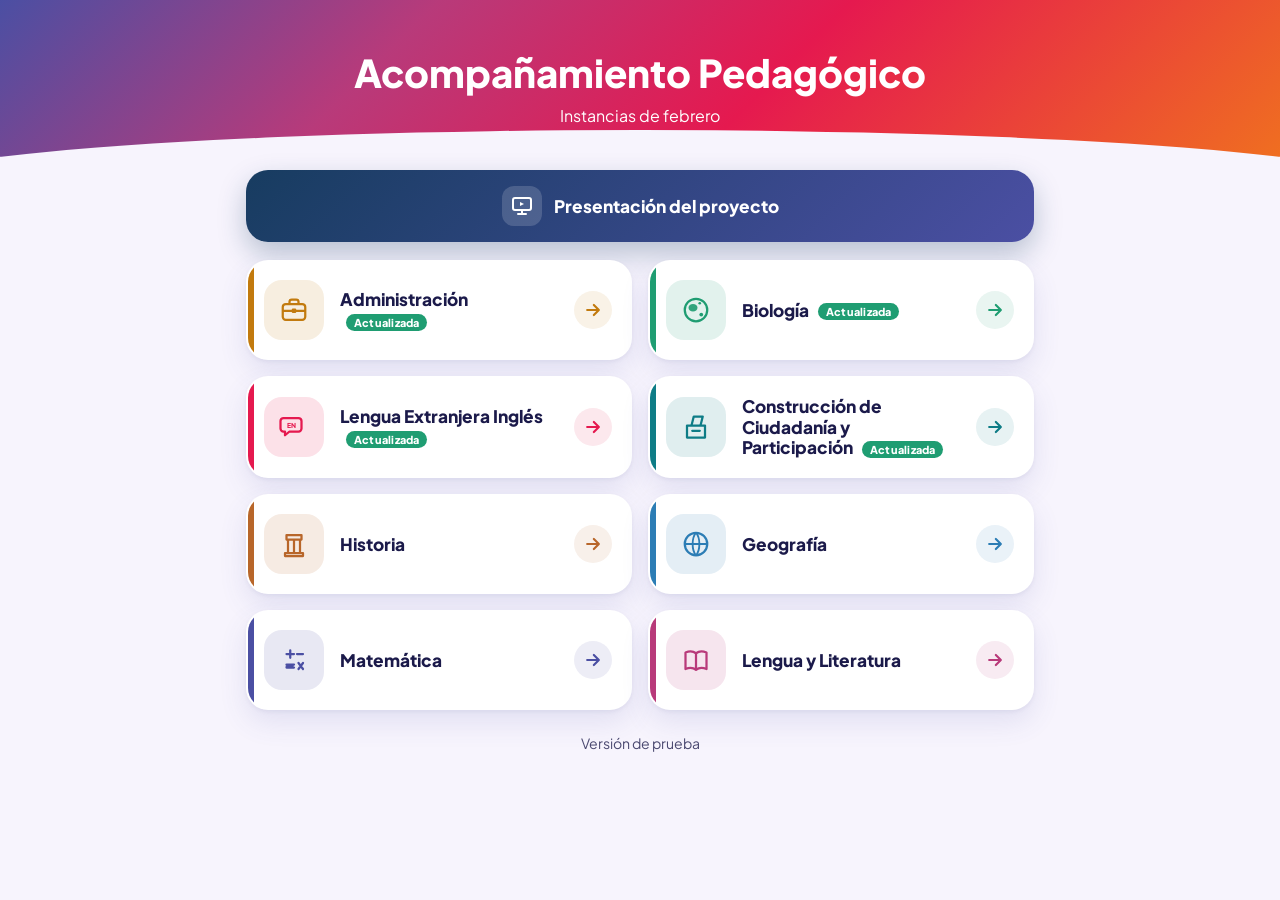
<file: index.html>
<!doctype html>
<html lang="es-AR">
<head>
<meta charset="utf-8">
<meta name="viewport" content="width=device-width,initial-scale=1">
<title>Acompañamiento Pedagógico · Aulas</title>
<style>
@font-face{font-family:'Plus Jakarta Sans';font-weight:400;font-display:swap;src:url('historia/fonts/plus-jakarta-sans-latin-400-normal.woff2') format('woff2')}
@font-face{font-family:'Plus Jakarta Sans';font-weight:600;font-display:swap;src:url('historia/fonts/plus-jakarta-sans-latin-600-normal.woff2') format('woff2')}
@font-face{font-family:'Plus Jakarta Sans';font-weight:800;font-display:swap;src:url('historia/fonts/plus-jakarta-sans-latin-800-normal.woff2') format('woff2')}
*{box-sizing:border-box}
body{margin:0;font-family:'Plus Jakarta Sans',system-ui,sans-serif;background:#F7F4FD;color:#1B1A4A;min-height:100vh}
header{background:linear-gradient(135deg,#4B4FA3 0%,#B83A7A 30%,#E5194F 58%,#F0731E 100%);color:#fff;padding:48px 20px 64px;text-align:center;position:relative;overflow:hidden}
header::after{content:"";position:absolute;inset:auto -10% -60px;height:120px;background:#F7F4FD;border-radius:50% 50% 0 0}
header h1{margin:0 0 8px;font-size:clamp(1.6rem,4.5vw,2.4rem);font-weight:800;animation:baja .5s ease-out both}
header p{margin:0;opacity:.92;animation:baja .5s .08s ease-out both}
main{max-width:820px;margin:-20px auto 40px;padding:0 16px;position:relative}
.grilla{display:grid;grid-template-columns:repeat(auto-fit,minmax(300px,1fr));gap:16px}
.aula{--c:#4B4FA3;position:relative;overflow:hidden;display:flex;align-items:center;gap:16px;background:#fff;border-radius:22px;padding:18px 18px 18px 16px;text-decoration:none;color:inherit;
  box-shadow:0 2px 4px rgba(27,26,74,.05),0 12px 28px rgba(75,79,163,.12);border:2px solid transparent;
  opacity:0;animation:entra .45s cubic-bezier(.2,.8,.3,1.2) calc(.15s + var(--i)*.07s) forwards;
  transition:transform .2s ease,box-shadow .2s ease,border-color .2s ease;-webkit-tap-highlight-color:transparent}
.aula::before{content:"";position:absolute;left:0;top:0;bottom:0;width:6px;background:var(--c)}
.icono{flex:none;width:60px;height:60px;border-radius:18px;display:grid;place-items:center;color:var(--c);background:color-mix(in srgb,var(--c) 13%,#fff);transition:transform .25s ease,background .25s ease,color .25s ease}
.icono svg{width:36px;height:36px}
.texto{flex:1;display:flex;flex-direction:column;gap:6px;min-width:0}
.nombre{font-weight:800;font-size:1.08rem;line-height:1.2}
.nuevo{display:inline-block;vertical-align:middle;margin-left:6px;font-size:.68rem;font-weight:800;color:#fff;background:#1F9D72;border-radius:99px;padding:2px 8px;letter-spacing:.02em}
.cant{align-self:flex-start;font-size:.8rem;font-weight:600;color:var(--c);background:color-mix(in srgb,var(--c) 10%,#fff);border-radius:99px;padding:3px 10px}
.ir{flex:none;width:38px;height:38px;border-radius:50%;display:grid;place-items:center;color:var(--c);background:color-mix(in srgb,var(--c) 10%,#fff);transition:transform .2s ease,background .2s,color .2s}
.ir svg{width:20px;height:20px}
.aula:hover,.aula:focus-visible{transform:translateY(-4px);border-color:var(--c);box-shadow:0 4px 8px rgba(27,26,74,.06),0 18px 36px color-mix(in srgb,var(--c) 28%,transparent);outline:none}
.aula:hover .icono,.aula:focus-visible .icono{transform:rotate(-6deg) scale(1.06);background:var(--c);color:#fff}
.aula:hover .ir,.aula:focus-visible .ir{transform:translateX(4px);background:var(--c);color:#fff}
.aula:active{transform:scale(.97);transition-duration:.08s}
.onda{position:absolute;border-radius:50%;background:var(--c);opacity:.22;transform:scale(0);pointer-events:none;animation:onda .45s ease-out forwards}
.aula.elegida{border-color:var(--c);transform:scale(.97)}
.aula.elegida .ir{background:var(--c);color:#fff;animation:sale .35s ease-in forwards}
.nota{margin-top:24px;font-size:.88rem;color:#4A4870;text-align:center;opacity:0;animation:baja .4s .7s ease-out forwards}
@keyframes entra{from{opacity:0;transform:translateY(18px) scale(.97)}to{opacity:1;transform:none}}
@keyframes baja{from{opacity:0;transform:translateY(-8px)}to{opacity:1;transform:none}}
@keyframes onda{to{transform:scale(2.6);opacity:0}}
@keyframes sale{to{transform:translateX(14px);opacity:0}}
.presenta{display:flex;align-items:center;justify-content:center;gap:12px;width:100%;margin:0 0 18px;padding:16px 20px;border:0;border-radius:22px;cursor:pointer;font:inherit;font-weight:800;font-size:1.08rem;color:#fff;
  background:linear-gradient(135deg,#173c60,#4B4FA3);box-shadow:0 12px 28px rgba(23,60,96,.28);opacity:0;animation:entra .45s cubic-bezier(.2,.8,.3,1.2) .1s forwards;transition:transform .2s ease,box-shadow .2s ease;-webkit-tap-highlight-color:transparent}
.presenta:hover,.presenta:focus-visible{transform:translateY(-3px);box-shadow:0 18px 36px rgba(23,60,96,.36);outline:none}
.presenta:focus-visible{outline:3px solid #F0731E;outline-offset:3px}
.presenta:active{transform:scale(.98)}
.presenta-ico{display:grid;place-items:center;width:40px;height:40px;border-radius:12px;background:rgba(255,255,255,.16)}
.presenta-ico svg{width:24px;height:24px}
dialog#pres{width:min(1120px,96vw);height:min(92vh,900px);max-width:none;max-height:none;padding:0;border:0;border-radius:18px;overflow:hidden;background:#eaf0f6;box-shadow:0 30px 80px rgba(0,0,0,.35)}
dialog#pres[open]{animation:abre .3s cubic-bezier(.2,.8,.3,1) both}
dialog#pres::backdrop{background:rgba(20,26,60,.6);backdrop-filter:blur(3px)}
dialog#pres iframe{width:100%;height:100%;border:0;display:block}
.cerrar{position:absolute;top:10px;right:10px;z-index:2;width:42px;height:42px;border-radius:50%;border:0;background:#fff;color:#173c60;font-size:1.1rem;font-weight:800;cursor:pointer;box-shadow:0 4px 14px rgba(0,0,0,.2)}
.cerrar:focus-visible{outline:3px solid #F0731E;outline-offset:2px}
@keyframes abre{from{opacity:0;transform:translateY(16px) scale(.97)}to{opacity:1;transform:none}}
@media (max-width:600px){dialog#pres{width:100vw;height:100dvh;border-radius:0}}
@media (max-width:420px){.grilla{grid-template-columns:1fr}.icono{width:52px;height:52px}.icono svg{width:30px;height:30px}}
@media (prefers-reduced-motion:reduce){*,*::before{animation:none!important;transition:none!important}.aula,.nota,.presenta{opacity:1}}
</style>
</head>
<body>
<header>
  <h1>Acompañamiento Pedagógico</h1>
  <p>Instancias de febrero</p>
</header>
<main>
  <button type="button" class="presenta" id="abrir-pres" aria-haspopup="dialog">
    <span class="presenta-ico"><svg viewBox="0 0 24 24" aria-hidden="true"><rect x="3" y="4" width="18" height="12" rx="2" fill="none" stroke="currentColor" stroke-width="2"/><path d="M10 8l4 2-4 2z" fill="currentColor"/><path d="M12 16v4M8 20h8" stroke="currentColor" stroke-width="2" stroke-linecap="round"/></svg></span>
    <span>Presentación del proyecto</span>
  </button>
  <nav class="grilla" aria-label="Aulas">
    <a class="aula" href="administracion/index.html?cambiar=1&inicio=1" style="--c:#C27A0E;--i:0">
      <span class="icono"><svg viewBox="0 0 48 48" aria-hidden="true"><rect x="9" y="16" width="30" height="21" rx="4" fill="none" stroke="currentColor" stroke-width="3"/><path d="M18 16v-3a3 3 0 0 1 3-3h6a3 3 0 0 1 3 3v3M9 25h30" fill="none" stroke="currentColor" stroke-width="3"/><rect x="21" y="22" width="6" height="6" rx="1.5" fill="currentColor"/></svg></span>
      <span class="texto"><span class="nombre">Administración <span class="nuevo">Actualizada</span></span></span>
      <span class="ir" aria-hidden="true"><svg viewBox="0 0 24 24"><path d="M5 12h13M13 6l6 6-6 6" fill="none" stroke="currentColor" stroke-width="2.6" stroke-linecap="round" stroke-linejoin="round"/></svg></span>
    </a>
    <a class="aula" href="biologia/index.html?cambiar=1&inicio=1" style="--c:#1F9D72;--i:1">
      <span class="icono"><svg viewBox="0 0 48 48" aria-hidden="true"><circle cx="24" cy="24" r="15" fill="none" stroke="currentColor" stroke-width="3"/><ellipse cx="20" cy="21" rx="6" ry="5" fill="currentColor" opacity=".9"/><circle cx="31" cy="30" r="2.5" fill="currentColor"/><circle cx="29" cy="15" r="1.8" fill="currentColor"/></svg></span>
      <span class="texto"><span class="nombre">Biología <span class="nuevo">Actualizada</span></span></span>
      <span class="ir" aria-hidden="true"><svg viewBox="0 0 24 24"><path d="M5 12h13M13 6l6 6-6 6" fill="none" stroke="currentColor" stroke-width="2.6" stroke-linecap="round" stroke-linejoin="round"/></svg></span>
    </a>
    <a class="aula" href="lengua-extranjera/index.html?cambiar=1&inicio=1" style="--c:#E5194F;--i:2">
      <span class="icono"><svg viewBox="0 0 48 48" aria-hidden="true"><path d="M10 12h20a4 4 0 0 1 4 4v10a4 4 0 0 1-4 4H18l-6 5v-5h-2a4 4 0 0 1-4-4V16a4 4 0 0 1 4-4z" fill="none" stroke="currentColor" stroke-width="3" stroke-linejoin="round"/><text x="20" y="25.5" text-anchor="middle" font-size="9" font-weight="800" fill="currentColor" font-family="Plus Jakarta Sans,sans-serif">EN</text></svg></span>
      <span class="texto"><span class="nombre">Lengua Extranjera Inglés <span class="nuevo">Actualizada</span></span></span>
      <span class="ir" aria-hidden="true"><svg viewBox="0 0 24 24"><path d="M5 12h13M13 6l6 6-6 6" fill="none" stroke="currentColor" stroke-width="2.6" stroke-linecap="round" stroke-linejoin="round"/></svg></span>
    </a>
    <a class="aula" href="ciudadania/index.html?cambiar=1&inicio=1" style="--c:#0E7C86;--i:3">
      <span class="icono"><svg viewBox="0 0 48 48" aria-hidden="true"><path d="M12 22h24v16H12z" fill="none" stroke="currentColor" stroke-width="3" stroke-linejoin="round"/><path d="M18 22l3-12h12l-3 12" fill="none" stroke="currentColor" stroke-width="3" stroke-linejoin="round"/><path d="M19 29h10" stroke="currentColor" stroke-width="3" stroke-linecap="round"/></svg></span>
      <span class="texto"><span class="nombre">Construcción de Ciudadanía y Participación <span class="nuevo">Actualizada</span></span></span>
      <span class="ir" aria-hidden="true"><svg viewBox="0 0 24 24"><path d="M5 12h13M13 6l6 6-6 6" fill="none" stroke="currentColor" stroke-width="2.6" stroke-linecap="round" stroke-linejoin="round"/></svg></span>
    </a>
    <a class="aula" href="historia/index.html?cambiar=1&inicio=1" style="--c:#B8662A;--i:3">
      <span class="icono"><svg viewBox="0 0 48 48" aria-hidden="true"><path d="M14 12h20v6H14zM16 18v18M24 18v18M32 18v18M12 36h24v4H12z" fill="none" stroke="currentColor" stroke-width="3" stroke-linejoin="round"/></svg></span>
      <span class="texto"><span class="nombre">Historia</span></span>
      <span class="ir" aria-hidden="true"><svg viewBox="0 0 24 24"><path d="M5 12h13M13 6l6 6-6 6" fill="none" stroke="currentColor" stroke-width="2.6" stroke-linecap="round" stroke-linejoin="round"/></svg></span>
    </a>
    <a class="aula" href="geografia/index.html?cambiar=1&inicio=1" style="--c:#2C7DB5;--i:4">
      <span class="icono"><svg viewBox="0 0 48 48" aria-hidden="true"><circle cx="24" cy="24" r="15" fill="none" stroke="currentColor" stroke-width="3"/><path d="M9 24h30M24 9c-6 7-6 23 0 30M24 9c6 7 6 23 0 30" fill="none" stroke="currentColor" stroke-width="2.5"/></svg></span>
      <span class="texto"><span class="nombre">Geografía</span></span>
      <span class="ir" aria-hidden="true"><svg viewBox="0 0 24 24"><path d="M5 12h13M13 6l6 6-6 6" fill="none" stroke="currentColor" stroke-width="2.6" stroke-linecap="round" stroke-linejoin="round"/></svg></span>
    </a>
    <a class="aula" href="matematica/index.html?cambiar=1&inicio=1" style="--c:#4B4FA3;--i:5">
      <span class="icono"><svg viewBox="0 0 48 48" aria-hidden="true"><path d="M14 16h10M19 11v10M28 16h8M14 32l8-0M14 32h0M30 28l6 8M36 28l-6 8M14 30h10M14 34h10" fill="none" stroke="currentColor" stroke-width="3" stroke-linecap="round"/></svg></span>
      <span class="texto"><span class="nombre">Matemática</span></span>
      <span class="ir" aria-hidden="true"><svg viewBox="0 0 24 24"><path d="M5 12h13M13 6l6 6-6 6" fill="none" stroke="currentColor" stroke-width="2.6" stroke-linecap="round" stroke-linejoin="round"/></svg></span>
    </a>
    <a class="aula" href="lengua/index.html?cambiar=1&inicio=1" style="--c:#B83A7A;--i:6">
      <span class="icono"><svg viewBox="0 0 48 48" aria-hidden="true"><path d="M10 14c5-2 10-2 14 1v22c-4-3-9-3-14-1zM38 14c-5-2-10-2-14 1v22c4-3 9-3 14-1z" fill="none" stroke="currentColor" stroke-width="3" stroke-linejoin="round"/></svg></span>
      <span class="texto"><span class="nombre">Lengua y Literatura</span></span>
      <span class="ir" aria-hidden="true"><svg viewBox="0 0 24 24"><path d="M5 12h13M13 6l6 6-6 6" fill="none" stroke="currentColor" stroke-width="2.6" stroke-linecap="round" stroke-linejoin="round"/></svg></span>
    </a>
  </nav>
  <p class="nota">Versión de prueba</p>
</main>
<dialog id="pres" aria-label="Presentación del proyecto">
  <button type="button" class="cerrar" id="cerrar-pres" aria-label="Cerrar la presentación">✕</button>
  <iframe title="Presentación del proyecto" data-src="presentacion.html"></iframe>
</dialog>
<script>
const quieto = matchMedia('(prefers-reduced-motion: reduce)').matches;
document.querySelectorAll('.aula').forEach(a => a.addEventListener('click', ev => {
  if (quieto || ev.ctrlKey || ev.metaKey || ev.shiftKey || ev.button) return;
  ev.preventDefault();
  const r = a.getBoundingClientRect(), d = Math.max(r.width, r.height), o = document.createElement('span');
  o.className = 'onda'; o.style.cssText = `width:${d}px;height:${d}px;left:${(ev.clientX || r.left + r.width/2) - r.left - d/2}px;top:${(ev.clientY || r.top + r.height/2) - r.top - d/2}px`;
  a.appendChild(o); a.classList.add('elegida');
  setTimeout(() => { location.href = a.href; }, 380);
}));
addEventListener('pageshow', e => { if (e.persisted) document.querySelectorAll('.elegida').forEach(a => a.classList.remove('elegida')); });
const pres = document.getElementById('pres'), marco = pres.querySelector('iframe');
document.getElementById('abrir-pres').addEventListener('click', () => { if (!marco.src) marco.src = marco.dataset.src; pres.showModal(); });
document.getElementById('cerrar-pres').addEventListener('click', () => pres.close());
pres.addEventListener('click', e => { if (e.target === pres) pres.close(); });
marco.addEventListener('load', () => { try { marco.contentWindow.addEventListener('keydown', e => { if (e.key === 'Escape') pres.close(); }); } catch (_) {} });
pres.addEventListener('close', () => document.getElementById('abrir-pres').focus());
</script>
</body>
</html>
</file>
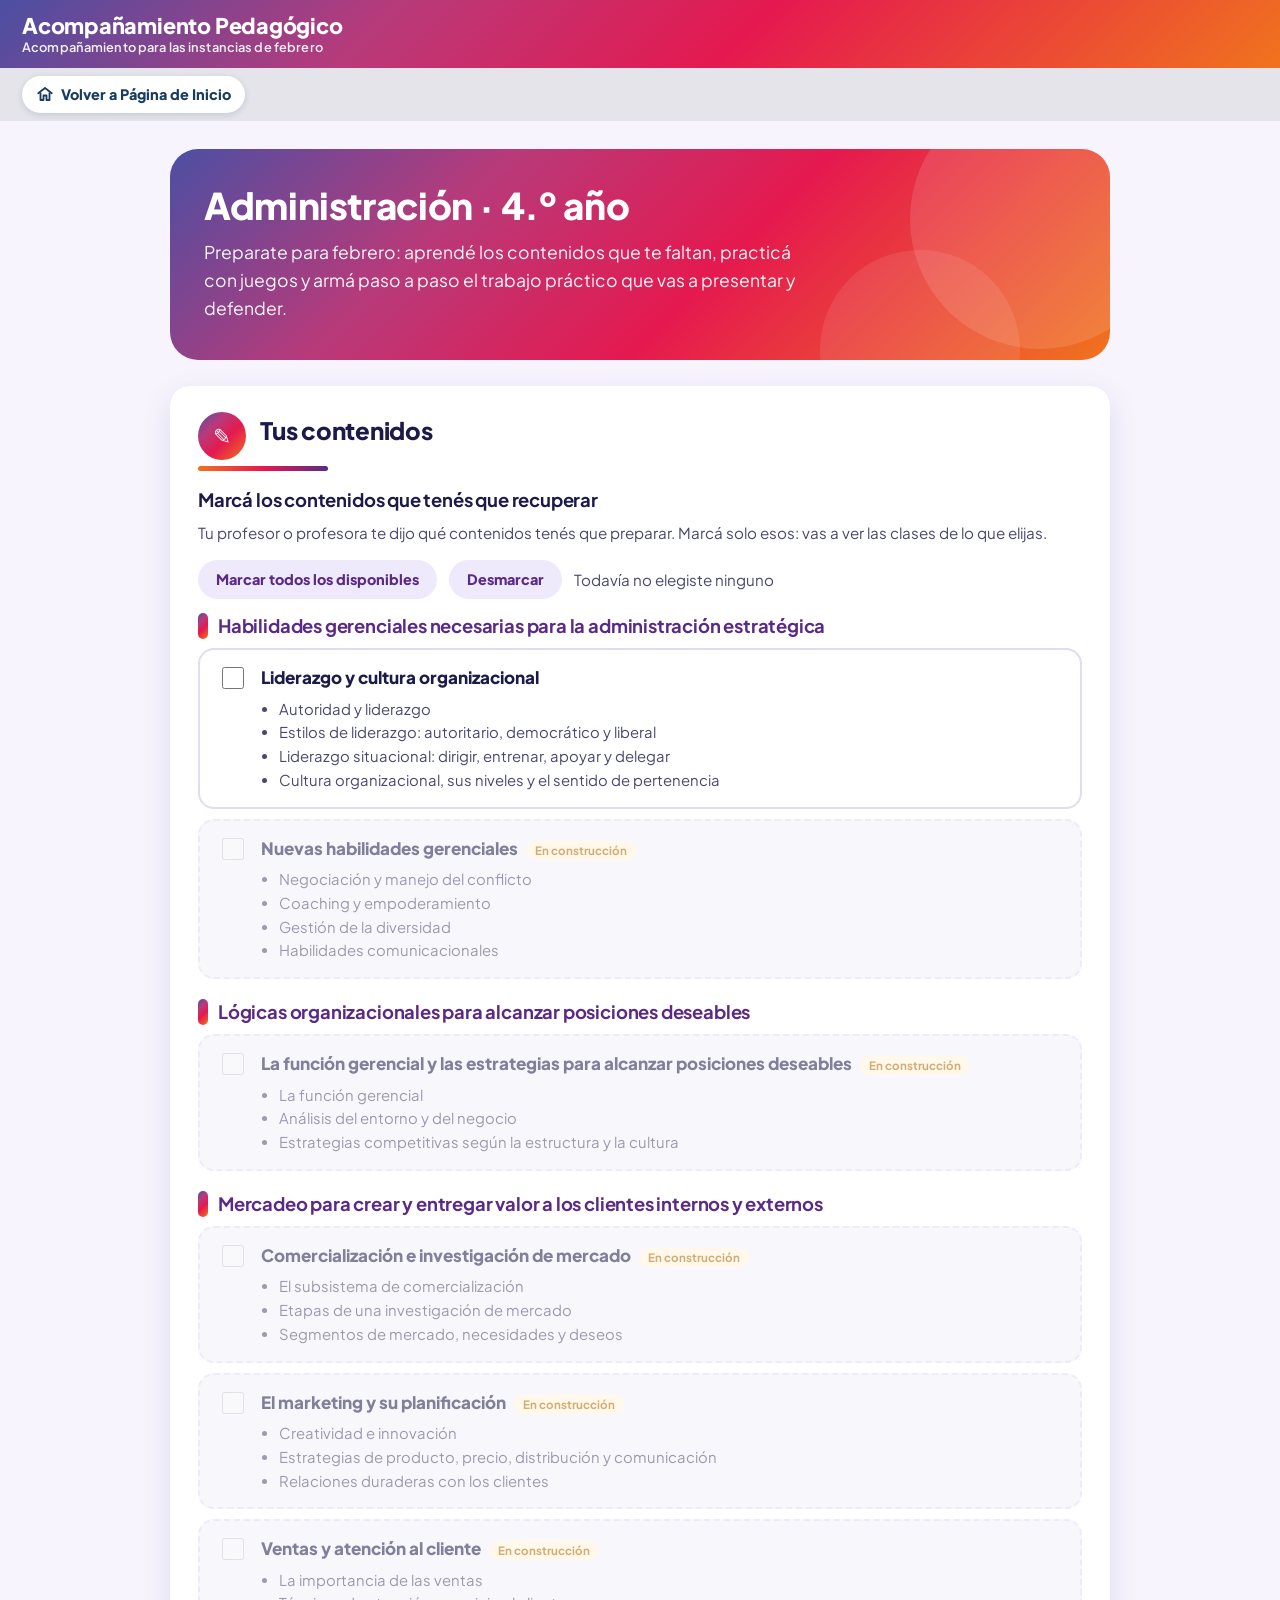
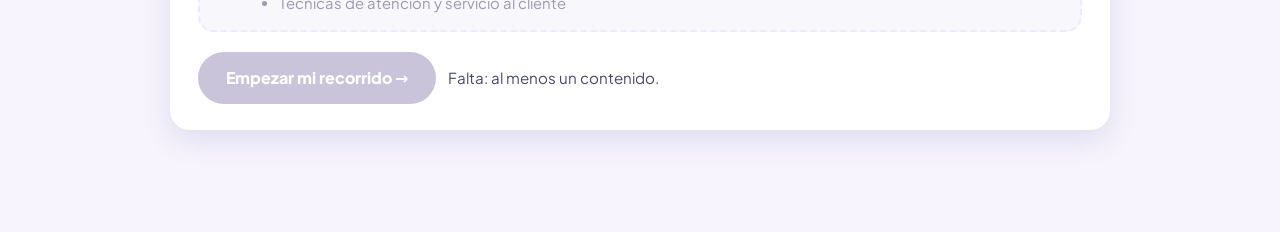
<file: administracion/index.html>
<!doctype html>
<html lang="es-AR">
<head>
<meta charset="utf-8">
<meta name="viewport" content="width=device-width,initial-scale=1">
<title>Acompañamiento Pedagógico</title>
<link rel="stylesheet" href="css/potenciar.css">
<script>/* si ya eligió sus contenidos, esta página no se muestra: pasa directo a «Mi recorrido» */
try { var enAula = false; try { enAula = window.parent !== window && !!window.parent.TV; } catch (e) {}
  if (!enAula && !location.search.includes('cambiar') && (JSON.parse(localStorage.getItem('potenciar4.administracion.v1') || '{}').seleccion || []).length) document.documentElement.style.visibility = 'hidden'; } catch (e) {}</script>
</head>
<body>
<div id="cab"></div>
<main class="contenedor">
  <section class="hero">
    <h1 id="h1-materia">4.º año</h1>
    <p>Preparate para febrero: aprendé los contenidos que te faltan, practicá con juegos y armá paso a paso el trabajo práctico que vas a presentar y defender.</p>
  </section>

  <section class="tarjeta">
    <div class="titulo-seccion"><div class="chip-icono">✎</div><h2>Tus contenidos</h2></div>
    <div class="subrayado"></div>
    <h3 style="margin-top:6px">Marcá los contenidos que tenés que recuperar</h3>
    <p class="ayuda">Tu profesor o profesora te dijo qué contenidos tenés que preparar. Marcá solo esos: vas a ver las clases de lo que elijas.</p>
    <div class="acciones" style="margin:0 0 14px"><button class="btn suave chico" id="todos">Marcar todos los disponibles</button><button class="btn suave chico" id="ninguno">Desmarcar</button><span class="ayuda" id="cuenta"></span></div>
    <div id="contenidos"></div>
    <div class="acciones"><button class="btn" id="empezar" disabled>Empezar mi recorrido →</button><span class="ayuda" id="falta"></span></div>
  </section>
</main>

<script type="module">
import { leer, actualizar, esc, cargarJSON, cabecera } from './js/estado.js';
import { ESPACIO, AJUSTES } from './js/config.js';

document.getElementById('cab').innerHTML = cabecera();
const $ = id => document.getElementById(id);
let cat;
const e = leer();
// Si ya eligió sus contenidos, vuelve directo a su recorrido (salvo que haya pedido cambiarlos)
if (e.seleccion.length && !new URLSearchParams(location.search).has('cambiar')) location.replace('recorrido.html');

function pintarContenidos() {
  const lista = cat.contenidos[ESPACIO] || [];
  e.seleccion = e.seleccion.filter(id => lista.some(c => c.id === id && c.activo));
  const ejes = [...new Set(lista.map(c => c.eje))];
  $('contenidos').innerHTML = ejes.map(eje => `<div class="eje"><h3>${esc(eje)}</h3>` +
    lista.filter(c => c.eje === eje).map(c => {
      const sel = e.seleccion.includes(c.id);
      return `<label class="contenido ${c.activo ? '' : 'inactivo'} ${sel ? 'sel' : ''}">
        <input type="checkbox" value="${c.id}" ${c.activo ? '' : 'disabled'} ${sel ? 'checked' : ''}>
        <div><div class="t">${esc(c.titulo)}${c.activo ? '' : `<span class="pronto">${esc(c.leyenda || 'Próximamente')}</span>`}</div>
        <ul>${c.desglose.map(d => `<li>${esc(d)}</li>`).join('')}</ul></div></label>`;
    }).join('') + '</div>').join('');
  validar();
}
function validar() {
  const n = e.seleccion.length;
  $('cuenta').textContent = n ? `${n} contenido${n > 1 ? 's' : ''} elegido${n > 1 ? 's' : ''}` : 'Todavía no elegiste ninguno';
  $('empezar').disabled = !n;
  $('falta').textContent = n ? '' : 'Falta: al menos un contenido.';
}
$('contenidos').addEventListener('change', ev => {
  const i = ev.target; if (i.type !== 'checkbox') return;
  e.seleccion = i.checked ? [...new Set([...e.seleccion, i.value])] : e.seleccion.filter(x => x !== i.value);
  i.closest('.contenido').classList.toggle('sel', i.checked);
  validar();
});
$('todos').onclick = () => { e.seleccion = (cat.contenidos[ESPACIO] || []).filter(c => c.activo).map(c => c.id); pintarContenidos(); };
$('ninguno').onclick = () => { e.seleccion = []; pintarContenidos(); };
$('empezar').onclick = () => {
  actualizar(x => { x.espacio = ESPACIO; x.seleccion = e.seleccion; });
  location.href = 'recorrido.html';
};

cargarJSON('contenidos/catalogo.json').then(c => { cat = c; const m = (c.espacios || []).find(s => s.id === ESPACIO); if (m) { $('h1-materia').textContent = m.nombre + ' · 4.º año'; document.title = m.nombre + ' · Acompañamiento Pedagógico'; } pintarContenidos(); }).catch(err => {
  document.querySelector('main').insertAdjacentHTML('afterbegin',
    `<div class="tarjeta"><b>No se pudo cargar el catálogo.</b><br>Abrí la plataforma desde un servidor web (iniciar.bat), no haciendo doble clic en el archivo.<br><small>${esc(err.message)}</small></div>`);
});

// MODO_PRUEBA (GitHub): al entrar desde la página de inicio, los contenidos arrancan sin tildar
if (AJUSTES.MODO_PRUEBA && new URLSearchParams(location.search).has('inicio') && e.seleccion.length) { e.seleccion = []; actualizar(x => { x.seleccion = []; }); }
</script>
</body>
</html>
</file>
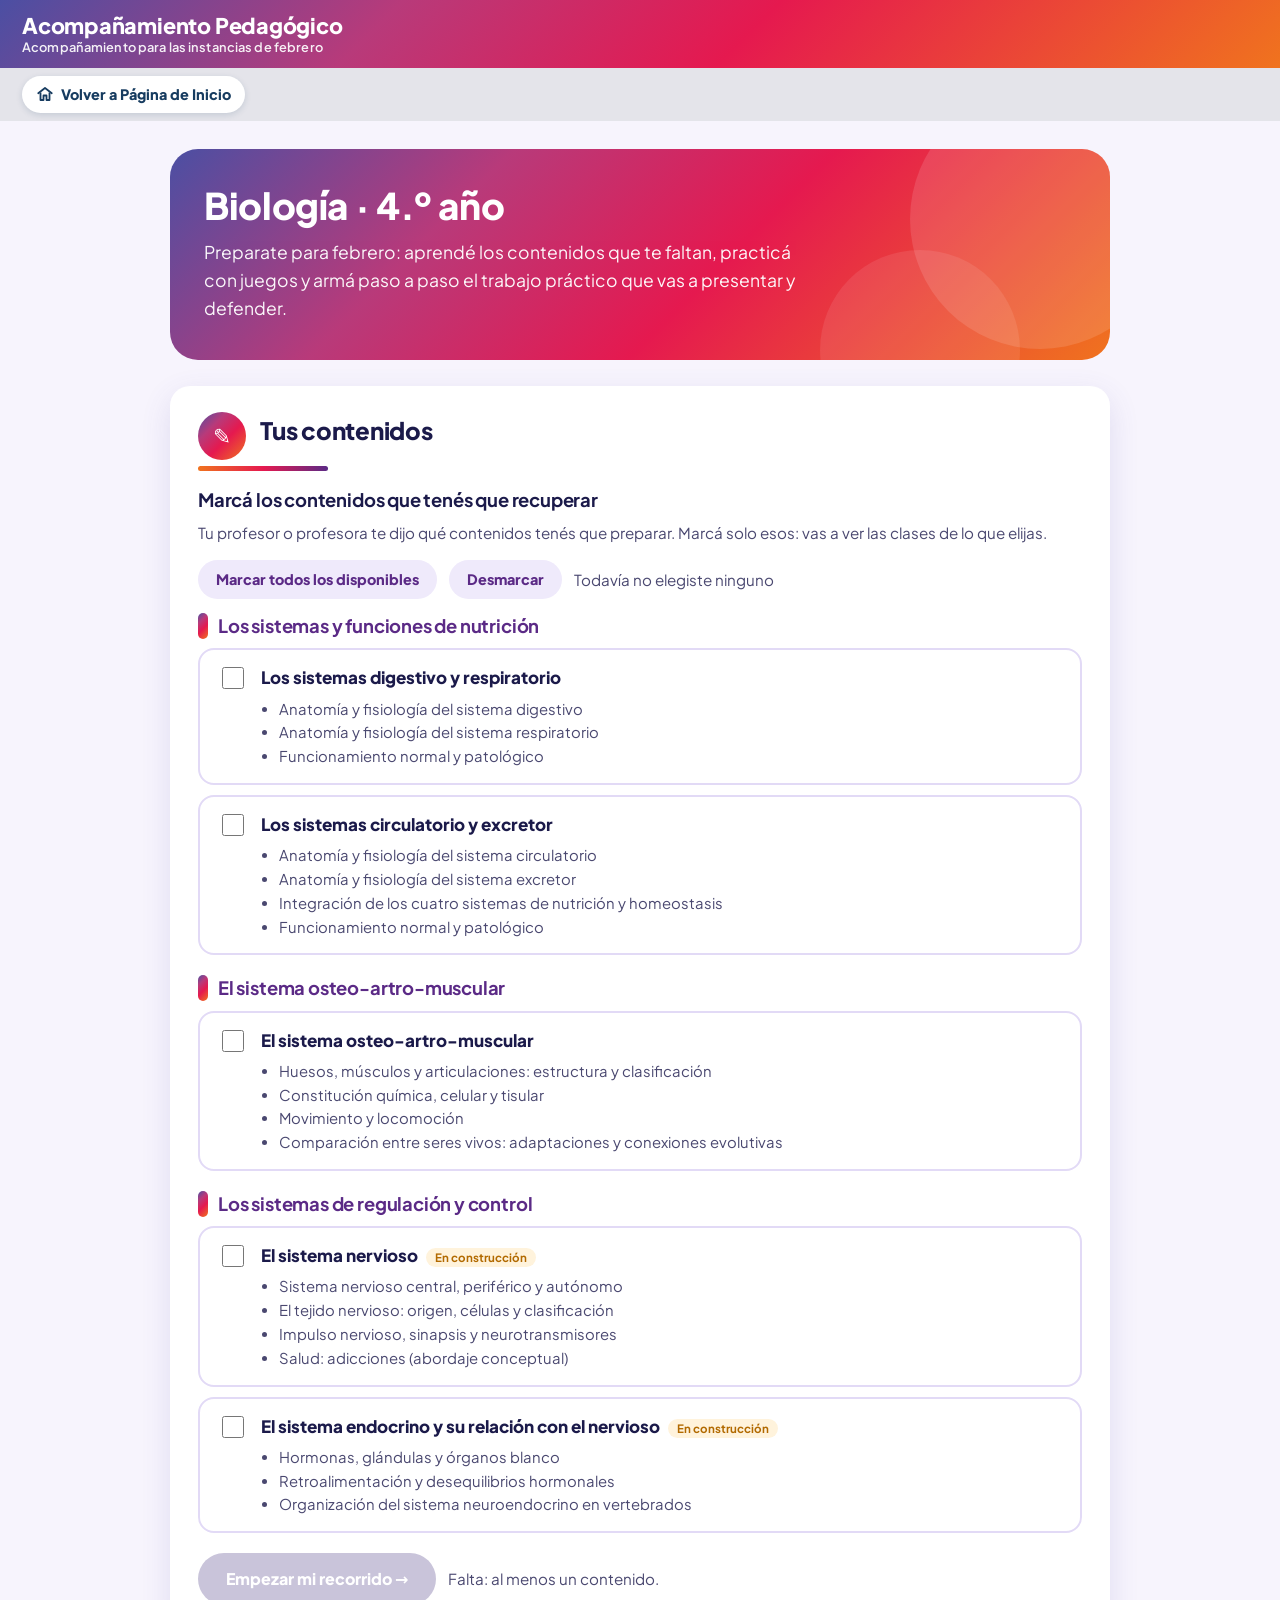
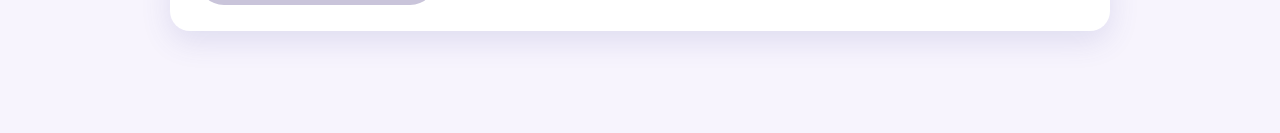
<file: biologia/index.html>
<!doctype html>
<html lang="es-AR">
<head>
<meta charset="utf-8">
<meta name="viewport" content="width=device-width,initial-scale=1">
<title>Acompañamiento Pedagógico</title>
<link rel="stylesheet" href="css/potenciar.css">
<script>/* si ya eligió sus contenidos, esta página no se muestra: pasa directo a «Mi recorrido» */
try { var enAula = false; try { enAula = window.parent !== window && !!window.parent.TV; } catch (e) {}
  if (!enAula && !location.search.includes('cambiar') && (JSON.parse(localStorage.getItem('potenciar4.biologia.v1') || '{}').seleccion || []).length) document.documentElement.style.visibility = 'hidden'; } catch (e) {}</script>
</head>
<body>
<div id="cab"></div>
<main class="contenedor">
  <section class="hero">
    <h1 id="h1-materia">4.º año</h1>
    <p>Preparate para febrero: aprendé los contenidos que te faltan, practicá con juegos y armá paso a paso el trabajo práctico que vas a presentar y defender.</p>
  </section>

  <section class="tarjeta">
    <div class="titulo-seccion"><div class="chip-icono">✎</div><h2>Tus contenidos</h2></div>
    <div class="subrayado"></div>
    <h3 style="margin-top:6px">Marcá los contenidos que tenés que recuperar</h3>
    <p class="ayuda">Tu profesor o profesora te dijo qué contenidos tenés que preparar. Marcá solo esos: vas a ver las clases de lo que elijas.</p>
    <div class="acciones" style="margin:0 0 14px"><button class="btn suave chico" id="todos">Marcar todos los disponibles</button><button class="btn suave chico" id="ninguno">Desmarcar</button><span class="ayuda" id="cuenta"></span></div>
    <div id="contenidos"></div>
    <div class="acciones"><button class="btn" id="empezar" disabled>Empezar mi recorrido →</button><span class="ayuda" id="falta"></span></div>
  </section>
</main>

<script type="module">
import { leer, actualizar, esc, cargarJSON, cabecera } from './js/estado.js';
import { ESPACIO, AJUSTES } from './js/config.js';

document.getElementById('cab').innerHTML = cabecera();
const $ = id => document.getElementById(id);
let cat;
const e = leer();
// Si ya eligió sus contenidos, vuelve directo a su recorrido (salvo que haya pedido cambiarlos)
if (e.seleccion.length && !new URLSearchParams(location.search).has('cambiar')) location.replace('recorrido.html');

function pintarContenidos() {
  const lista = (cat.contenidos[ESPACIO] || []).filter(c => !c.oculto);
  e.seleccion = e.seleccion.filter(id => lista.some(c => c.id === id && c.activo));
  const ejes = [...new Set(lista.map(c => c.eje))];
  $('contenidos').innerHTML = ejes.map(eje => `<div class="eje"><h3>${esc(eje)}</h3>` +
    lista.filter(c => c.eje === eje).map(c => {
      const sel = e.seleccion.includes(c.id);
      return `<label class="contenido ${c.activo ? '' : 'inactivo'} ${sel ? 'sel' : ''}">
        <input type="checkbox" value="${c.id}" ${c.activo ? '' : 'disabled'} ${sel ? 'checked' : ''}>
        <div><div class="t">${esc(c.titulo)}${c.activo ? (c.en_construccion ? '<span class="pronto">En construcción</span>' : '') : '<span class="pronto">Próximamente</span>'}</div>
        <ul>${c.desglose.map(d => `<li>${esc(d)}</li>`).join('')}</ul></div></label>`;
    }).join('') + '</div>').join('');
  validar();
}
function validar() {
  const n = e.seleccion.length;
  $('cuenta').textContent = n ? `${n} contenido${n > 1 ? 's' : ''} elegido${n > 1 ? 's' : ''}` : 'Todavía no elegiste ninguno';
  $('empezar').disabled = !n;
  $('falta').textContent = n ? '' : 'Falta: al menos un contenido.';
}
$('contenidos').addEventListener('change', ev => {
  const i = ev.target; if (i.type !== 'checkbox') return;
  e.seleccion = i.checked ? [...new Set([...e.seleccion, i.value])] : e.seleccion.filter(x => x !== i.value);
  i.closest('.contenido').classList.toggle('sel', i.checked);
  validar();
});
$('todos').onclick = () => { e.seleccion = (cat.contenidos[ESPACIO] || []).filter(c => c.activo && !c.oculto).map(c => c.id); pintarContenidos(); };
$('ninguno').onclick = () => { e.seleccion = []; pintarContenidos(); };
$('empezar').onclick = () => {
  actualizar(x => { x.espacio = ESPACIO; x.seleccion = e.seleccion; });
  location.href = 'recorrido.html';
};

cargarJSON('contenidos/catalogo.json').then(c => { cat = c; const m = (c.espacios || []).find(s => s.id === ESPACIO); if (m) { $('h1-materia').textContent = m.nombre + ' · 4.º año'; document.title = m.nombre + ' · Acompañamiento Pedagógico'; } pintarContenidos(); }).catch(err => {
  document.querySelector('main').insertAdjacentHTML('afterbegin',
    `<div class="tarjeta"><b>No se pudo cargar el catálogo.</b><br>Abrí la plataforma desde un servidor web (iniciar.bat), no haciendo doble clic en el archivo.<br><small>${esc(err.message)}</small></div>`);
});

// MODO_PRUEBA (GitHub): al entrar desde la página de inicio, los contenidos arrancan sin tildar
if (AJUSTES.MODO_PRUEBA && new URLSearchParams(location.search).has('inicio') && e.seleccion.length) { e.seleccion = []; actualizar(x => { x.seleccion = []; }); }
</script>
</body>
</html>
</file>
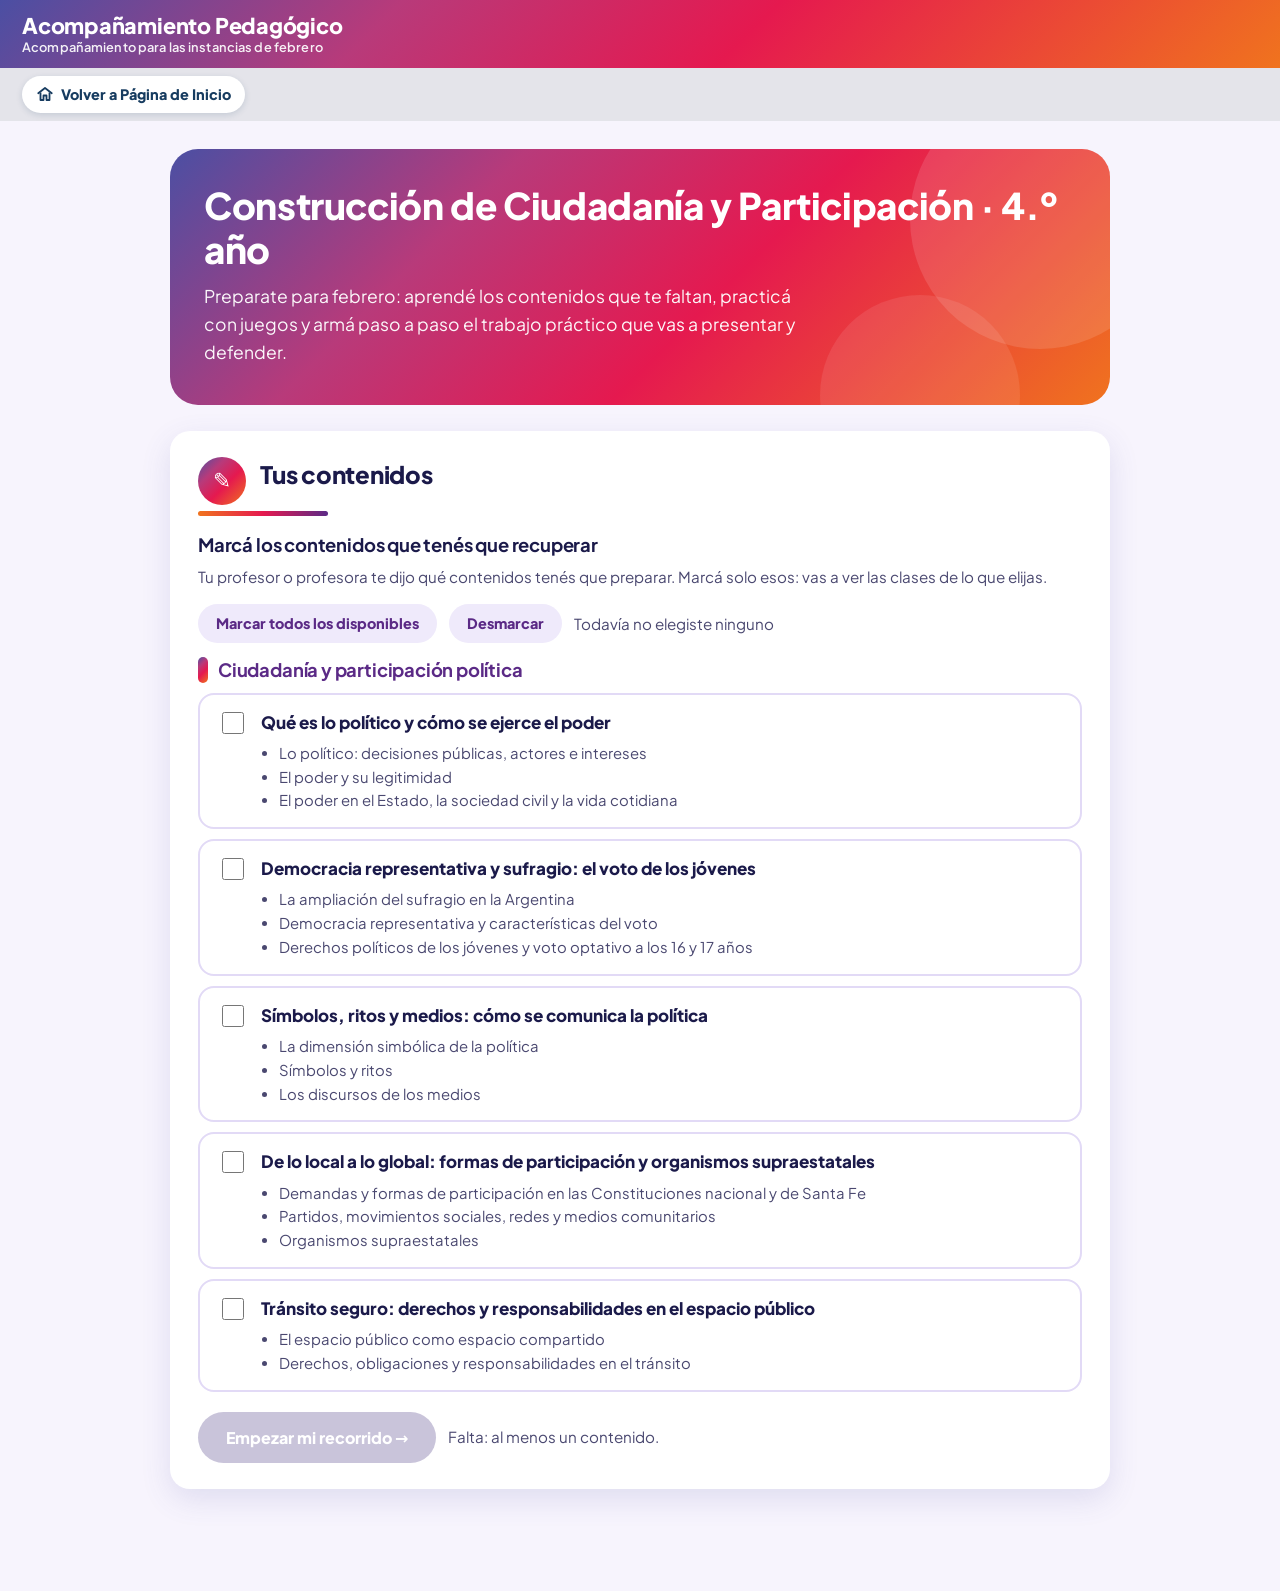
<file: ciudadania/index.html>
<!doctype html>
<html lang="es-AR">
<head>
<meta charset="utf-8">
<meta name="viewport" content="width=device-width,initial-scale=1">
<title>Acompañamiento Pedagógico</title>
<link rel="stylesheet" href="css/potenciar.css">
<script>/* si ya eligió sus contenidos, esta página no se muestra: pasa directo a «Mi recorrido» */
try { var enAula = false; try { enAula = window.parent !== window && !!window.parent.TV; } catch (e) {}
  if (!enAula && !location.search.includes('cambiar') && (JSON.parse(localStorage.getItem('potenciar4.ciudadania.v1') || '{}').seleccion || []).length) document.documentElement.style.visibility = 'hidden'; } catch (e) {}</script>
</head>
<body>
<div id="cab"></div>
<main class="contenedor">
  <section class="hero">
    <h1 id="h1-materia">4.º año</h1>
    <p>Preparate para febrero: aprendé los contenidos que te faltan, practicá con juegos y armá paso a paso el trabajo práctico que vas a presentar y defender.</p>
  </section>

  <section class="tarjeta">
    <div class="titulo-seccion"><div class="chip-icono">✎</div><h2>Tus contenidos</h2></div>
    <div class="subrayado"></div>
    <h3 style="margin-top:6px">Marcá los contenidos que tenés que recuperar</h3>
    <p class="ayuda">Tu profesor o profesora te dijo qué contenidos tenés que preparar. Marcá solo esos: vas a ver las clases de lo que elijas.</p>
    <div class="acciones" style="margin:0 0 14px"><button class="btn suave chico" id="todos">Marcar todos los disponibles</button><button class="btn suave chico" id="ninguno">Desmarcar</button><span class="ayuda" id="cuenta"></span></div>
    <div id="contenidos"></div>
    <div class="acciones"><button class="btn" id="empezar" disabled>Empezar mi recorrido →</button><span class="ayuda" id="falta"></span></div>
  </section>
</main>

<script type="module">
import { leer, actualizar, esc, cargarJSON, cabecera } from './js/estado.js';
import { ESPACIO, AJUSTES } from './js/config.js';

document.getElementById('cab').innerHTML = cabecera();
const $ = id => document.getElementById(id);
let cat;
const e = leer();
// Si ya eligió sus contenidos, vuelve directo a su recorrido (salvo que haya pedido cambiarlos)
if (e.seleccion.length && !new URLSearchParams(location.search).has('cambiar')) location.replace('recorrido.html');

function pintarContenidos() {
  const lista = cat.contenidos[ESPACIO] || [];
  e.seleccion = e.seleccion.filter(id => lista.some(c => c.id === id && c.activo));
  const ejes = [...new Set(lista.map(c => c.eje))];
  $('contenidos').innerHTML = ejes.map(eje => `<div class="eje"><h3>${esc(eje)}</h3>` +
    lista.filter(c => c.eje === eje).map(c => {
      const sel = e.seleccion.includes(c.id);
      return `<label class="contenido ${c.activo ? '' : 'inactivo'} ${sel ? 'sel' : ''}">
        <input type="checkbox" value="${c.id}" ${c.activo ? '' : 'disabled'} ${sel ? 'checked' : ''}>
        <div><div class="t">${esc(c.titulo)}${c.activo ? '' : '<span class="pronto">Próximamente</span>'}</div>
        <ul>${c.desglose.map(d => `<li>${esc(d)}</li>`).join('')}</ul></div></label>`;
    }).join('') + '</div>').join('');
  validar();
}
function validar() {
  const n = e.seleccion.length;
  $('cuenta').textContent = n ? `${n} contenido${n > 1 ? 's' : ''} elegido${n > 1 ? 's' : ''}` : 'Todavía no elegiste ninguno';
  $('empezar').disabled = !n;
  $('falta').textContent = n ? '' : 'Falta: al menos un contenido.';
}
$('contenidos').addEventListener('change', ev => {
  const i = ev.target; if (i.type !== 'checkbox') return;
  e.seleccion = i.checked ? [...new Set([...e.seleccion, i.value])] : e.seleccion.filter(x => x !== i.value);
  i.closest('.contenido').classList.toggle('sel', i.checked);
  validar();
});
$('todos').onclick = () => { e.seleccion = (cat.contenidos[ESPACIO] || []).filter(c => c.activo).map(c => c.id); pintarContenidos(); };
$('ninguno').onclick = () => { e.seleccion = []; pintarContenidos(); };
$('empezar').onclick = () => {
  actualizar(x => { x.espacio = ESPACIO; x.seleccion = e.seleccion; });
  location.href = 'recorrido.html';
};

cargarJSON('contenidos/catalogo.json').then(c => { cat = c; const m = (c.espacios || []).find(s => s.id === ESPACIO); if (m) { $('h1-materia').textContent = m.nombre + ' · 4.º año'; document.title = m.nombre + ' · Acompañamiento Pedagógico'; } pintarContenidos(); }).catch(err => {
  document.querySelector('main').insertAdjacentHTML('afterbegin',
    `<div class="tarjeta"><b>No se pudo cargar el catálogo.</b><br>Abrí la plataforma desde un servidor web (iniciar.bat), no haciendo doble clic en el archivo.<br><small>${esc(err.message)}</small></div>`);
});

// MODO_PRUEBA (GitHub): al entrar desde la página de inicio, los contenidos arrancan sin tildar
if (AJUSTES.MODO_PRUEBA && new URLSearchParams(location.search).has('inicio') && e.seleccion.length) { e.seleccion = []; actualizar(x => { x.seleccion = []; }); }
</script>
</body>
</html>
</file>
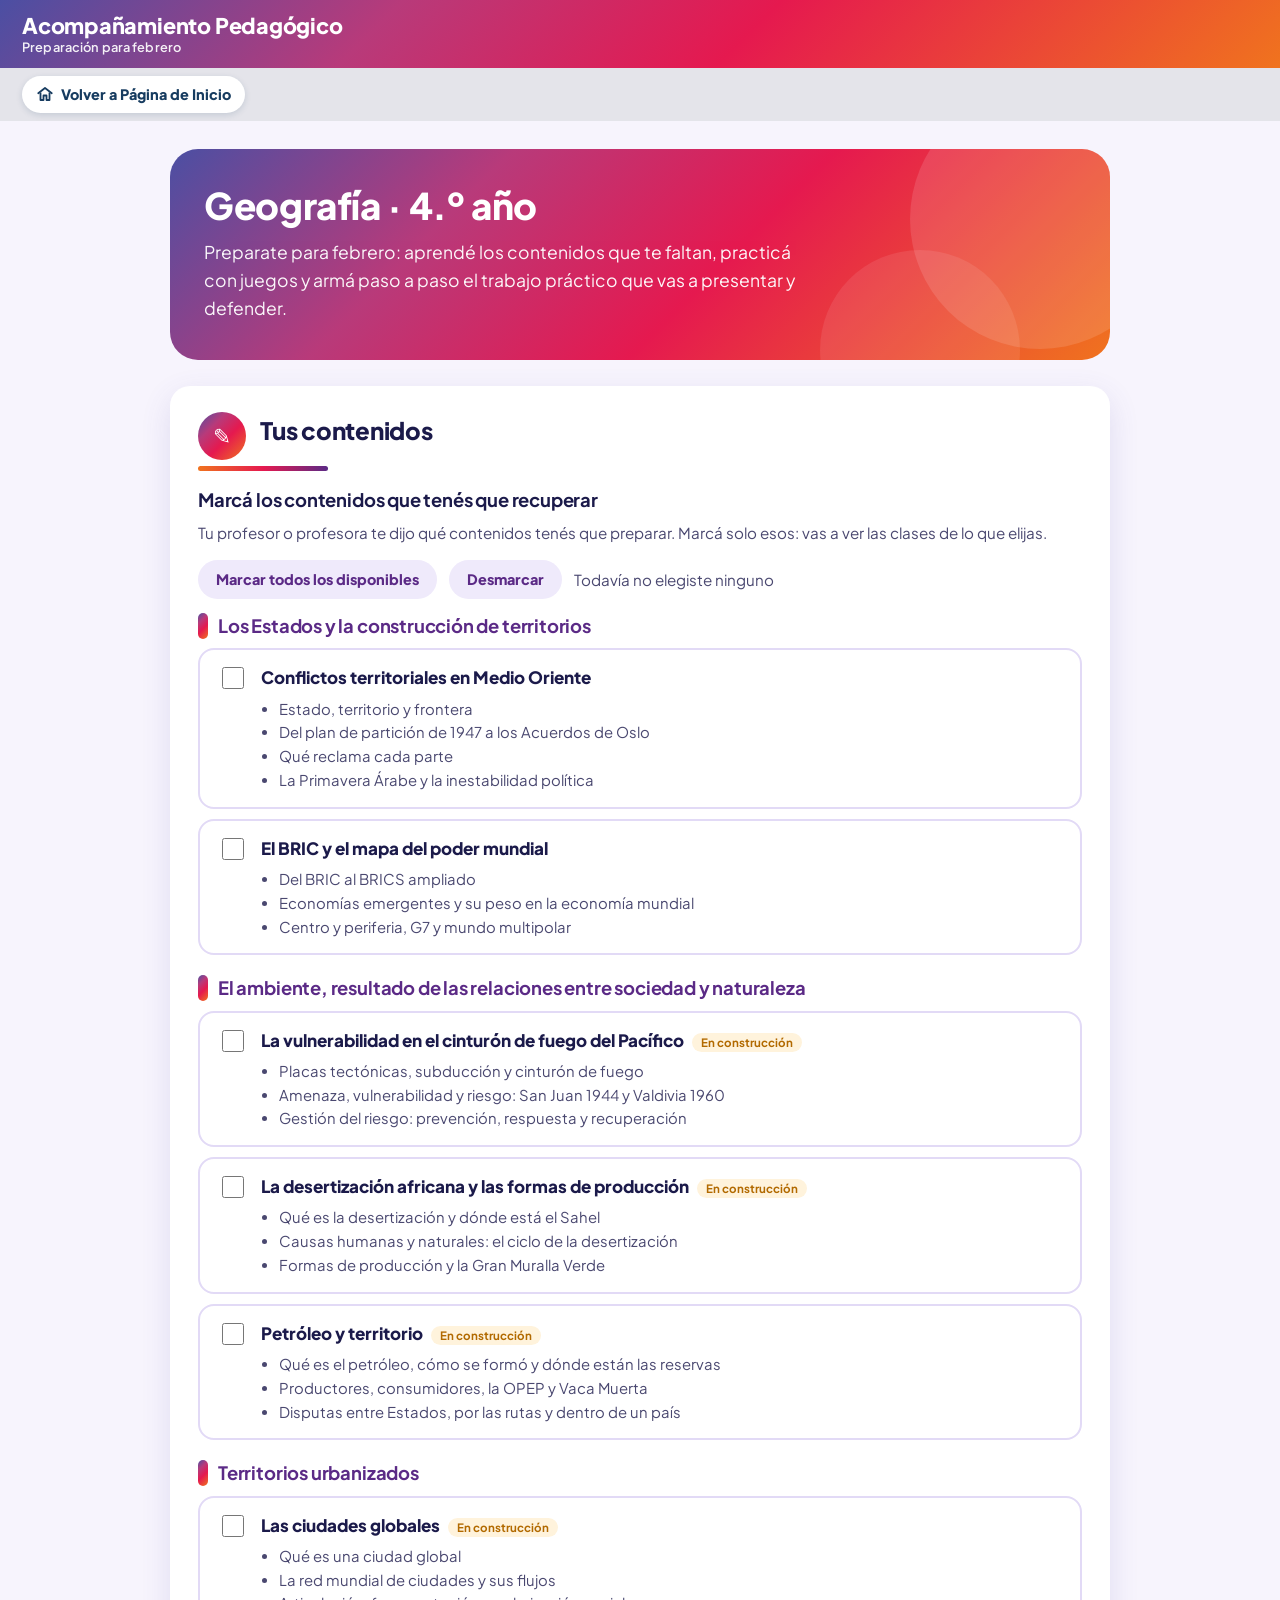
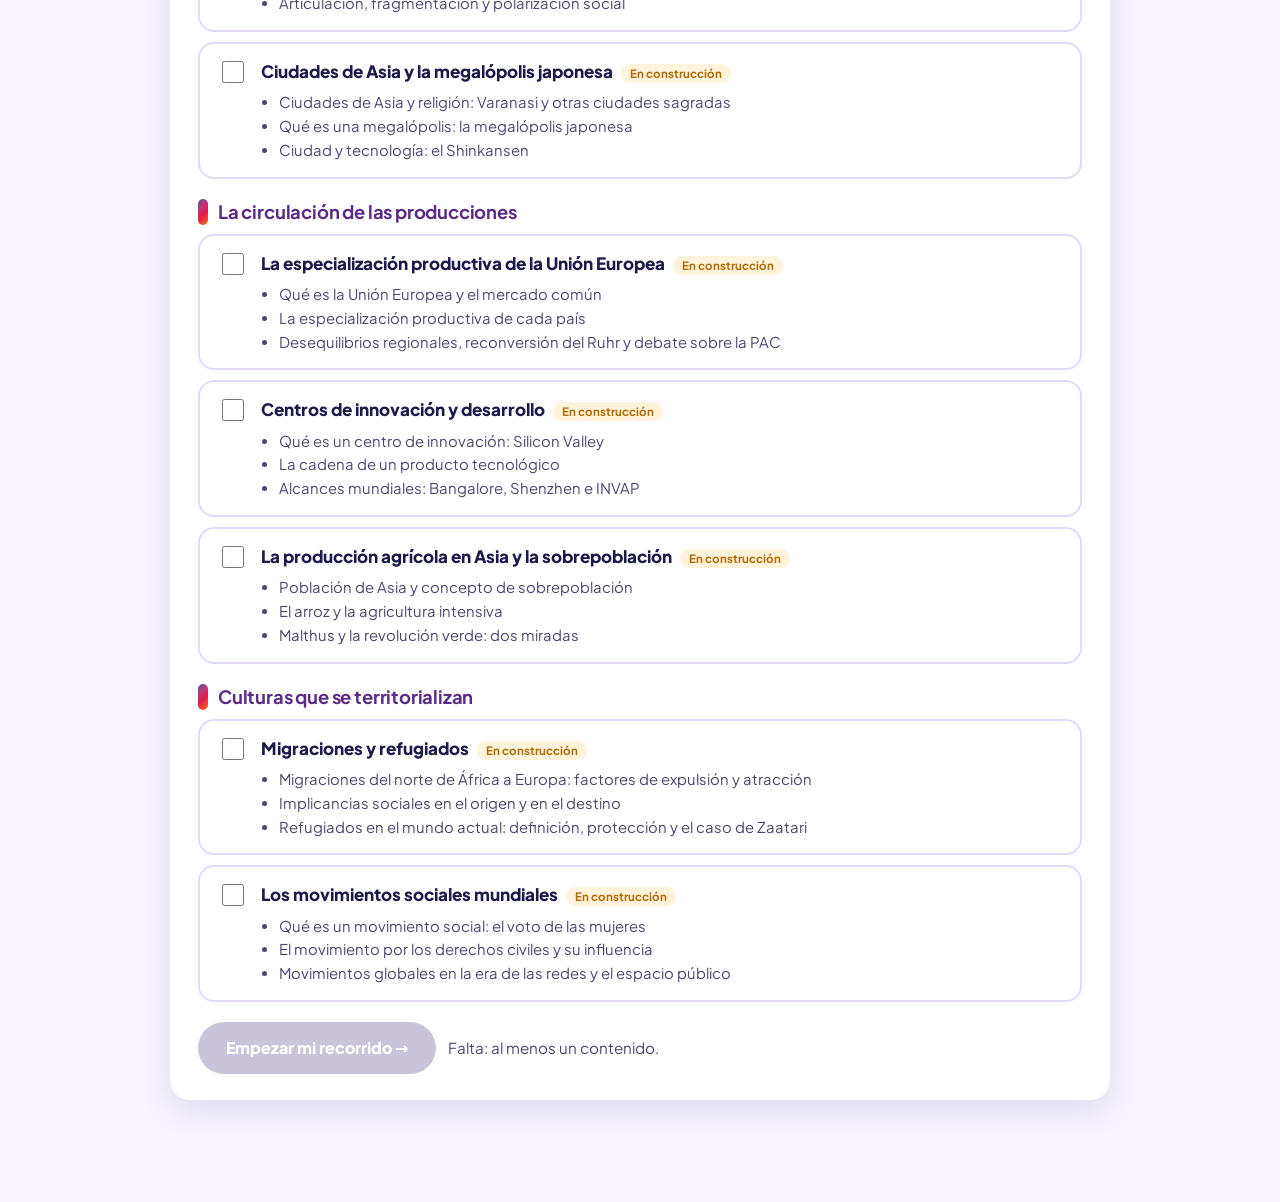
<file: geografia/index.html>
<!doctype html>
<html lang="es-AR">
<head>
<meta charset="utf-8">
<meta name="viewport" content="width=device-width,initial-scale=1">
<title>Geografía · Acompañamiento Pedagógico</title>
<link rel="stylesheet" href="css/potenciar.css">
<script>/* si ya eligió sus contenidos, esta página no se muestra: pasa directo a «Mi recorrido» */
try { var enAula = false; try { enAula = window.parent !== window && !!window.parent.TV; } catch (e) {}
  if (!enAula && !location.search.includes('cambiar') && (JSON.parse(localStorage.getItem('potenciar4.geografia.v1') || '{}').seleccion || []).length) document.documentElement.style.visibility = 'hidden'; } catch (e) {}</script>
</head>
<body>
<div id="cab"></div>
<main class="contenedor">
  <section class="hero">
    <h1>Geografía · 4.º año</h1>
    <p>Preparate para febrero: aprendé los contenidos que te faltan, practicá con juegos y armá paso a paso el trabajo práctico que vas a presentar y defender.</p>
  </section>

  <section class="tarjeta">
    <div class="titulo-seccion"><div class="chip-icono">✎</div><h2>Tus contenidos</h2></div>
    <div class="subrayado"></div>
    <h3 style="margin-top:6px">Marcá los contenidos que tenés que recuperar</h3>
    <p class="ayuda">Tu profesor o profesora te dijo qué contenidos tenés que preparar. Marcá solo esos: vas a ver las clases de lo que elijas.</p>
    <div class="acciones" style="margin:0 0 14px"><button class="btn suave chico" id="todos">Marcar todos los disponibles</button><button class="btn suave chico" id="ninguno">Desmarcar</button><span class="ayuda" id="cuenta"></span></div>
    <div id="contenidos"></div>
    <div class="acciones"><button class="btn" id="empezar" disabled>Empezar mi recorrido →</button><span class="ayuda" id="falta"></span></div>
  </section>
</main>

<script type="module">
import { leer, actualizar, esc, cargarJSON, cabecera } from './js/estado.js';
import { ESPACIO, AJUSTES } from './js/config.js';

document.getElementById('cab').innerHTML = cabecera();
const $ = id => document.getElementById(id);
let cat;
const e = leer();
// Si ya eligió sus contenidos, vuelve directo a su recorrido (salvo que haya pedido cambiarlos)
if (e.seleccion.length && !new URLSearchParams(location.search).has('cambiar')) location.replace('recorrido.html');

function pintarContenidos() {
  const lista = cat.contenidos[ESPACIO] || [];
  e.seleccion = e.seleccion.filter(id => lista.some(c => c.id === id && c.activo));
  const ejes = [...new Set(lista.map(c => c.eje))];
  $('contenidos').innerHTML = ejes.map(eje => `<div class="eje"><h3>${esc(eje)}</h3>` +
    lista.filter(c => c.eje === eje).map(c => {
      const sel = e.seleccion.includes(c.id);
      return `<label class="contenido ${c.activo ? '' : 'inactivo'} ${sel ? 'sel' : ''}">
        <input type="checkbox" value="${c.id}" ${c.activo ? '' : 'disabled'} ${sel ? 'checked' : ''}>
        <div><div class="t">${esc(c.titulo)}${c.activo ? (c.en_construccion ? '<span class="pronto">En construcción</span>' : '') : '<span class="pronto">Próximamente</span>'}</div>
        <ul>${c.desglose.map(d => `<li>${esc(d)}</li>`).join('')}</ul></div></label>`;
    }).join('') + '</div>').join('');
  validar();
}
function validar() {
  const n = e.seleccion.length;
  $('cuenta').textContent = n ? `${n} contenido${n > 1 ? 's' : ''} elegido${n > 1 ? 's' : ''}` : 'Todavía no elegiste ninguno';
  $('empezar').disabled = !n;
  $('falta').textContent = n ? '' : 'Falta: al menos un contenido.';
}
$('contenidos').addEventListener('change', ev => {
  const i = ev.target; if (i.type !== 'checkbox') return;
  e.seleccion = i.checked ? [...new Set([...e.seleccion, i.value])] : e.seleccion.filter(x => x !== i.value);
  i.closest('.contenido').classList.toggle('sel', i.checked);
  validar();
});
$('todos').onclick = () => { e.seleccion = (cat.contenidos[ESPACIO] || []).filter(c => c.activo).map(c => c.id); pintarContenidos(); };
$('ninguno').onclick = () => { e.seleccion = []; pintarContenidos(); };
$('empezar').onclick = () => {
  actualizar(x => { x.espacio = ESPACIO; x.seleccion = e.seleccion; });
  location.href = 'recorrido.html';
};

cargarJSON('contenidos/catalogo.json').then(c => { cat = c; pintarContenidos(); }).catch(err => {
  document.querySelector('main').insertAdjacentHTML('afterbegin',
    `<div class="tarjeta"><b>No se pudo cargar el catálogo.</b><br>Abrí la plataforma desde un servidor web (iniciar.bat), no haciendo doble clic en el archivo.<br><small>${esc(err.message)}</small></div>`);
});

// MODO_PRUEBA (GitHub): al entrar desde la página de inicio, los contenidos arrancan sin tildar
if (AJUSTES.MODO_PRUEBA && new URLSearchParams(location.search).has('inicio') && e.seleccion.length) { e.seleccion = []; actualizar(x => { x.seleccion = []; }); }
</script>
</body>
</html>
</file>
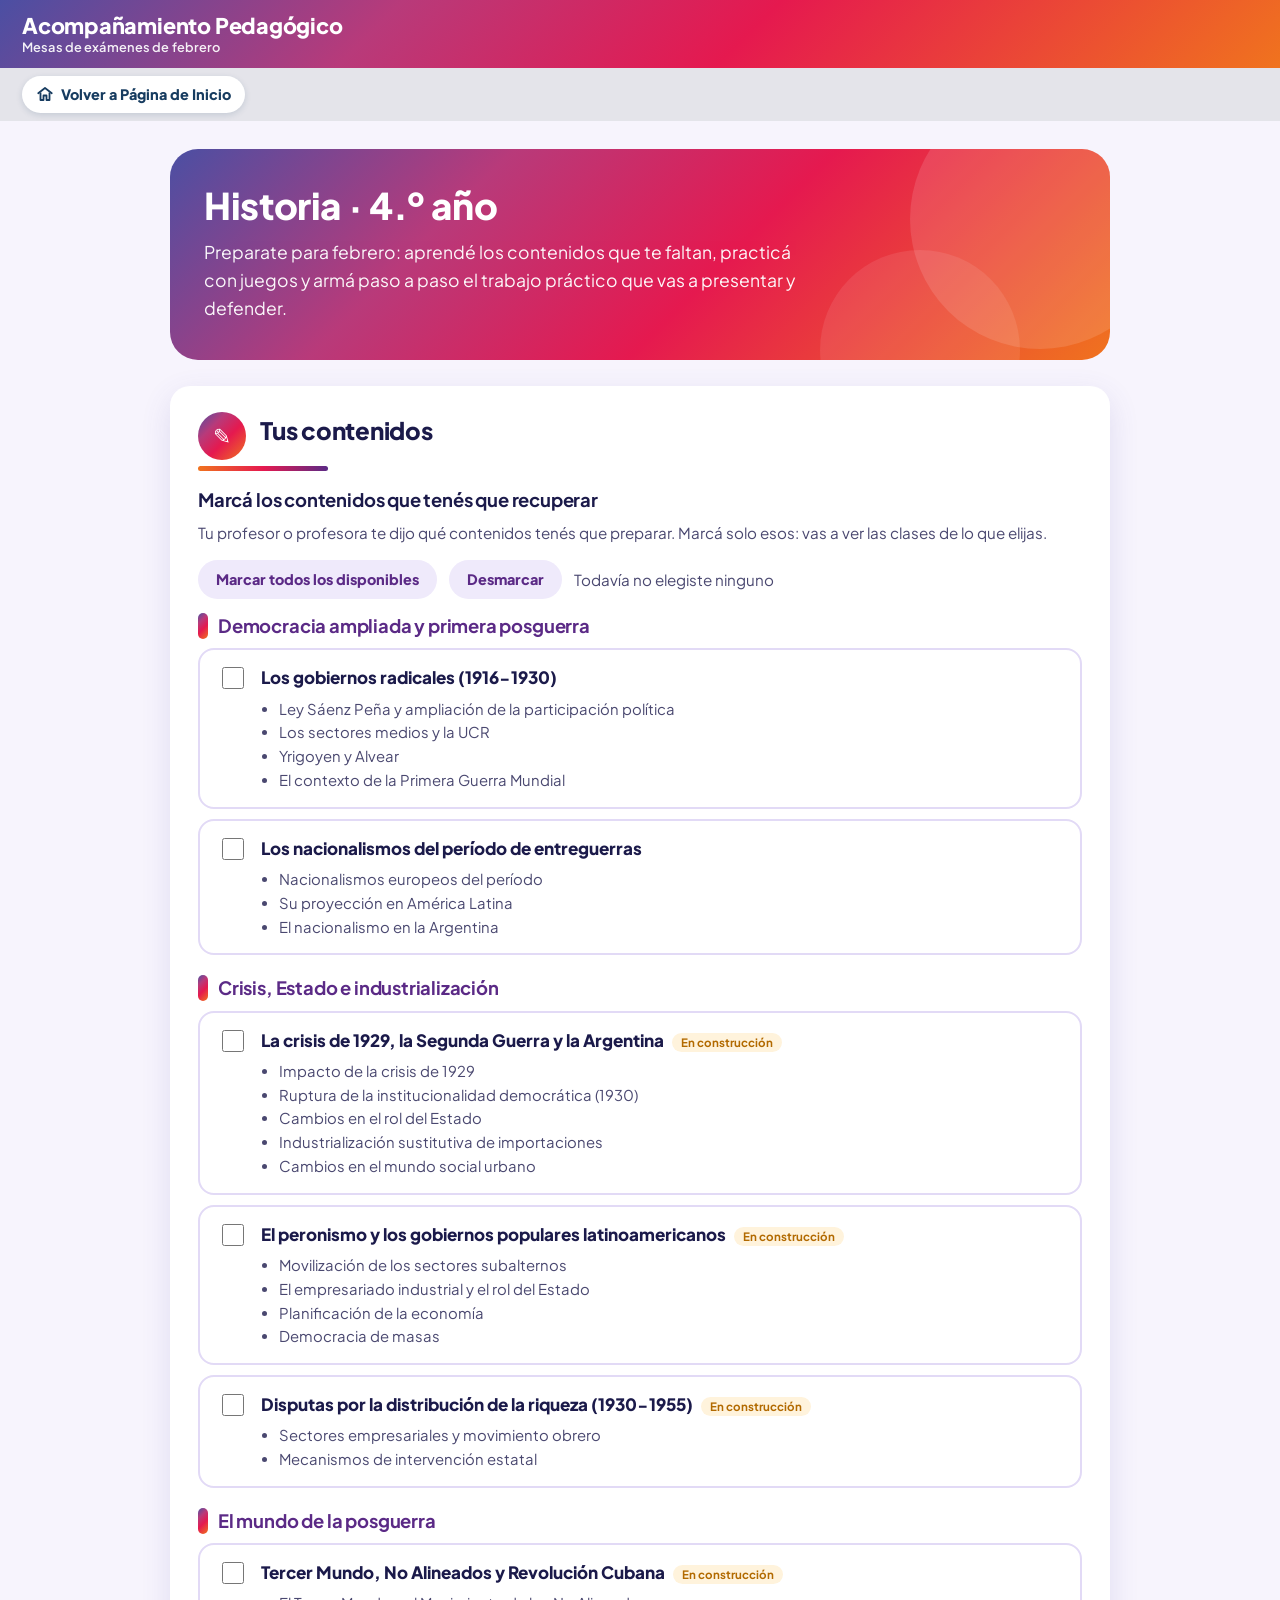
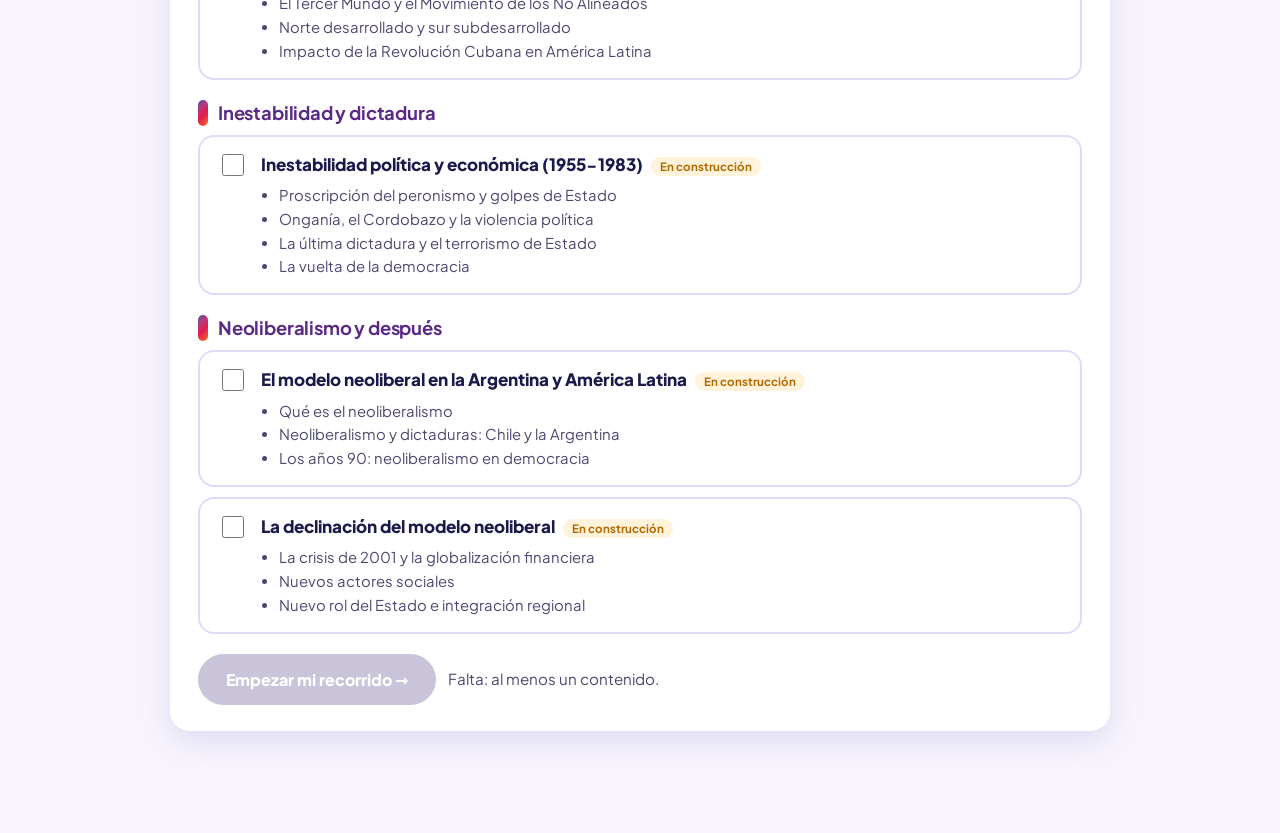
<file: historia/index.html>
<!doctype html>
<html lang="es-AR">
<head>
<meta charset="utf-8">
<meta name="viewport" content="width=device-width,initial-scale=1">
<title>Historia · Acompañamiento Pedagógico</title>
<link rel="stylesheet" href="css/potenciar.css">
<script>/* si ya eligió sus contenidos, esta página no se muestra: pasa directo a «Mi recorrido» */
try { var enAula = false; try { enAula = window.parent !== window && !!window.parent.TV; } catch (e) {}
  if (!enAula && !location.search.includes('cambiar') && (JSON.parse(localStorage.getItem('potenciar4.historia.v1') || '{}').seleccion || []).length) document.documentElement.style.visibility = 'hidden'; } catch (e) {}</script>
</head>
<body>
<div id="cab"></div>
<main class="contenedor">
  <section class="hero">
    <h1>Historia · 4.º año</h1>
    <p>Preparate para febrero: aprendé los contenidos que te faltan, practicá con juegos y armá paso a paso el trabajo práctico que vas a presentar y defender.</p>
  </section>

  <section class="tarjeta">
    <div class="titulo-seccion"><div class="chip-icono">✎</div><h2>Tus contenidos</h2></div>
    <div class="subrayado"></div>
    <h3 style="margin-top:6px">Marcá los contenidos que tenés que recuperar</h3>
    <p class="ayuda">Tu profesor o profesora te dijo qué contenidos tenés que preparar. Marcá solo esos: vas a ver las clases de lo que elijas.</p>
    <div class="acciones" style="margin:0 0 14px"><button class="btn suave chico" id="todos">Marcar todos los disponibles</button><button class="btn suave chico" id="ninguno">Desmarcar</button><span class="ayuda" id="cuenta"></span></div>
    <div id="contenidos"></div>
    <div class="acciones"><button class="btn" id="empezar" disabled>Empezar mi recorrido →</button><span class="ayuda" id="falta"></span></div>
  </section>
</main>

<script type="module">
import { leer, actualizar, esc, cargarJSON, cabecera } from './js/estado.js';
import { ESPACIO, AJUSTES } from './js/config.js';

document.getElementById('cab').innerHTML = cabecera();
const $ = id => document.getElementById(id);
let cat;
const e = leer();
// Si ya eligió sus contenidos, vuelve directo a su recorrido (salvo que haya pedido cambiarlos)
if (e.seleccion.length && !new URLSearchParams(location.search).has('cambiar')) location.replace('recorrido.html');

function pintarContenidos() {
  const lista = cat.contenidos[ESPACIO] || [];
  e.seleccion = e.seleccion.filter(id => lista.some(c => c.id === id && c.activo));
  const ejes = [...new Set(lista.map(c => c.eje))];
  $('contenidos').innerHTML = ejes.map(eje => `<div class="eje"><h3>${esc(eje)}</h3>` +
    lista.filter(c => c.eje === eje).map(c => {
      const sel = e.seleccion.includes(c.id);
      return `<label class="contenido ${c.activo ? '' : 'inactivo'} ${sel ? 'sel' : ''}">
        <input type="checkbox" value="${c.id}" ${c.activo ? '' : 'disabled'} ${sel ? 'checked' : ''}>
        <div><div class="t">${esc(c.titulo)}${c.activo ? (c.en_construccion ? '<span class="pronto">En construcción</span>' : '') : '<span class="pronto">Próximamente</span>'}</div>
        <ul>${c.desglose.map(d => `<li>${esc(d)}</li>`).join('')}</ul></div></label>`;
    }).join('') + '</div>').join('');
  validar();
}
function validar() {
  const n = e.seleccion.length;
  $('cuenta').textContent = n ? `${n} contenido${n > 1 ? 's' : ''} elegido${n > 1 ? 's' : ''}` : 'Todavía no elegiste ninguno';
  $('empezar').disabled = !n;
  $('falta').textContent = n ? '' : 'Falta: al menos un contenido.';
}
$('contenidos').addEventListener('change', ev => {
  const i = ev.target; if (i.type !== 'checkbox') return;
  e.seleccion = i.checked ? [...new Set([...e.seleccion, i.value])] : e.seleccion.filter(x => x !== i.value);
  i.closest('.contenido').classList.toggle('sel', i.checked);
  validar();
});
$('todos').onclick = () => { e.seleccion = (cat.contenidos[ESPACIO] || []).filter(c => c.activo).map(c => c.id); pintarContenidos(); };
$('ninguno').onclick = () => { e.seleccion = []; pintarContenidos(); };
$('empezar').onclick = () => {
  actualizar(x => { x.espacio = ESPACIO; x.seleccion = e.seleccion; });
  location.href = 'recorrido.html';
};

cargarJSON('contenidos/catalogo.json').then(c => { cat = c; pintarContenidos(); }).catch(err => {
  document.querySelector('main').insertAdjacentHTML('afterbegin',
    `<div class="tarjeta"><b>No se pudo cargar el catálogo.</b><br>Abrí la plataforma desde un servidor web (iniciar.bat), no haciendo doble clic en el archivo.<br><small>${esc(err.message)}</small></div>`);
});

// MODO_PRUEBA (GitHub): al entrar desde la página de inicio, los contenidos arrancan sin tildar
if (AJUSTES.MODO_PRUEBA && new URLSearchParams(location.search).has('inicio') && e.seleccion.length) { e.seleccion = []; actualizar(x => { x.seleccion = []; }); }
</script>
</body>
</html>
</file>
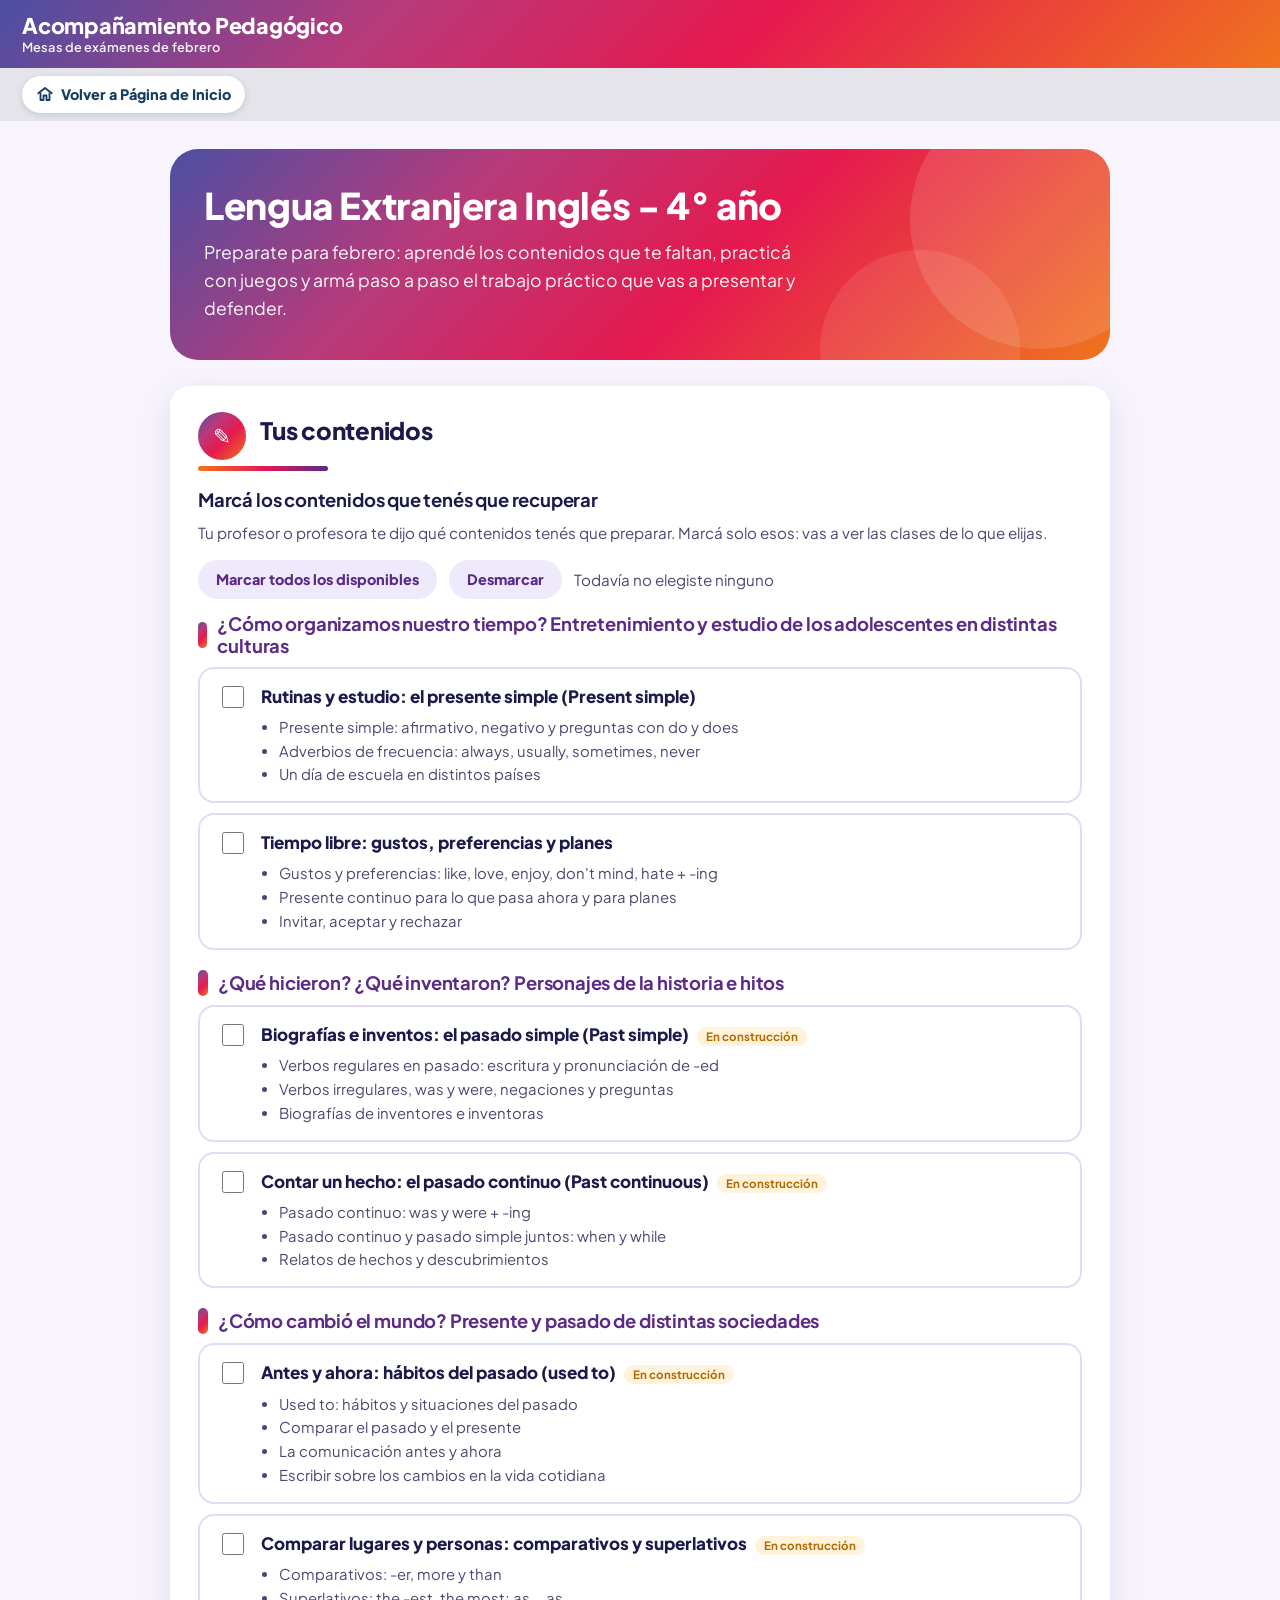
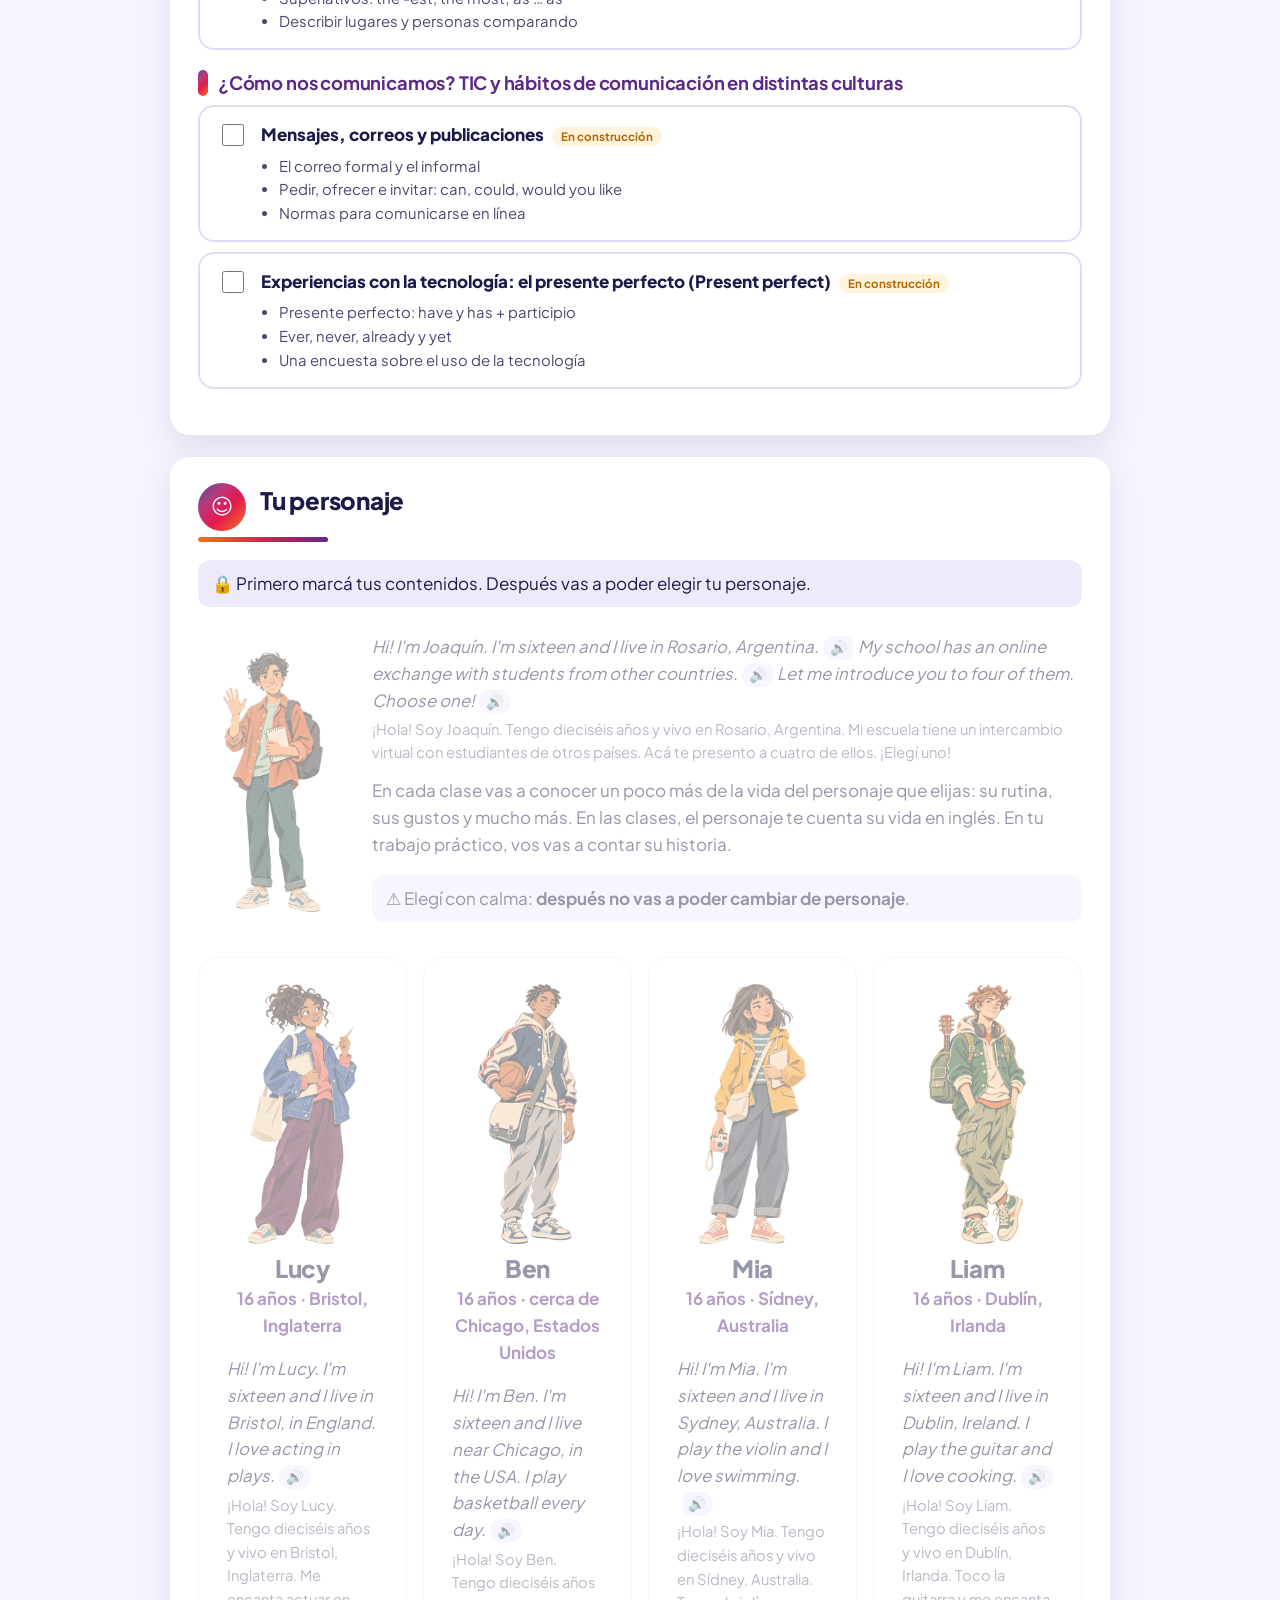
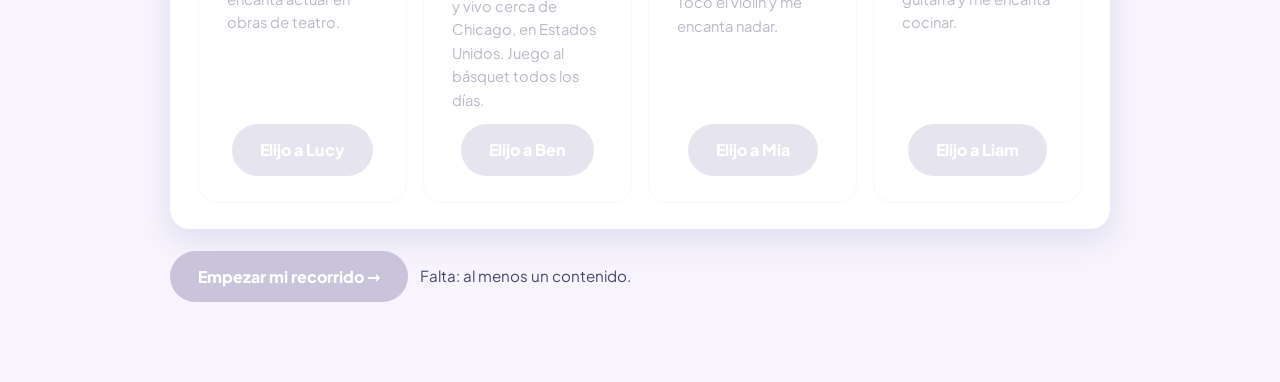
<file: lengua-extranjera/index.html>
<!doctype html>
<html lang="es-AR">
<head>
<meta charset="utf-8">
<meta name="viewport" content="width=device-width,initial-scale=1">
<title>Acompañamiento Pedagógico</title>
<link rel="stylesheet" href="css/potenciar.css">
<script>/* (clave: potenciar4.<materia>.v1; Historia usa potenciar4.estado.v1) si ya eligió sus contenidos, esta página no se muestra: pasa directo a "Mi recorrido" */
try { var enAula = false; try { enAula = window.parent !== window && !!window.parent.TV; } catch (e) {}
  if (!enAula && !location.search.includes('cambiar') && (JSON.parse(localStorage.getItem('potenciar4.lengua-extranjera.v1') || '{}').seleccion || []).length) document.documentElement.style.visibility = 'hidden'; } catch (e) {}</script>
</head>
<body>
<div id="cab"></div>
<main class="contenedor">
  <section class="hero">
    <h1 id="titulo-materia"></h1>
    <p>Preparate para febrero: aprendé los contenidos que te faltan, practicá con juegos y armá paso a paso el trabajo práctico que vas a presentar y defender.</p>
  </section>

  <section class="tarjeta">
    <div class="titulo-seccion"><div class="chip-icono">✎</div><h2>Tus contenidos</h2></div>
    <div class="subrayado"></div>
    <h3 style="margin-top:6px">Marcá los contenidos que tenés que recuperar</h3>
    <p class="ayuda">Tu profesor o profesora te dijo qué contenidos tenés que preparar. Marcá solo esos: vas a ver las clases de lo que elijas.</p>
    <div class="acciones" style="margin:0 0 14px"><button class="btn suave chico" id="todos">Marcar todos los disponibles</button><button class="btn suave chico" id="ninguno">Desmarcar</button><span class="ayuda" id="cuenta"></span></div>
    <div id="contenidos"></div>
  </section>

  <section class="tarjeta" id="sec-pj">
    <div class="titulo-seccion"><div class="chip-icono">☺</div><h2>Tu personaje</h2></div>
    <div class="subrayado"></div>
    <div id="pj"></div>
  </section>

  <div class="acciones"><button class="btn" id="empezar" disabled>Empezar mi recorrido →</button><span class="ayuda" id="falta"></span></div>
</main>

<script type="module">
import { leer, actualizar, esc, md, cargarJSON, cabecera, ventana } from './js/estado.js';
import './js/voz.js';
import { ESPACIO, MATERIA, AJUSTES } from './js/config.js';
document.title = `${MATERIA.nombre} · Acompañamiento Pedagógico`;
document.getElementById('titulo-materia').textContent = `${MATERIA.nombre} - ${MATERIA.anio}`;

document.getElementById('cab').innerHTML = cabecera();
const $ = id => document.getElementById(id);
let cat;
const e = leer();
// Si ya eligió sus contenidos, vuelve directo a su recorrido (salvo que haya pedido cambiarlos)
if (e.seleccion.length && !new URLSearchParams(location.search).has('cambiar')) location.replace('recorrido.html');

// Contenidos que el diseño curricular incluye solo en una modalidad
const etiquetaModalidad = c => c.modalidad === 'tecnica' ? '<span class="etq-modalidad tecnica">Solo escuelas técnicas</span>'
  : c.modalidad === 'orientada' ? '<span class="etq-modalidad orientada">Solo escuelas orientadas</span>' : '';
function pintarContenidos() {
  const lista = cat.contenidos[ESPACIO] || [];
  e.seleccion = e.seleccion.filter(id => lista.some(c => c.id === id && c.activo));
  // Si hay contenidos exclusivos de un tipo de escuela: primero los comunes y después un grupo por tipo de escuela. Si no, por eje.
  const porModalidad = lista.some(c => c.modalidad);
  const grupoDe = c => !porModalidad ? c.eje : c.modalidad === 'orientada' ? 'Solo escuelas orientadas' : c.modalidad === 'tecnica' ? 'Solo escuelas técnicas' : 'Para todas las escuelas';
  const ejes = [...new Set(lista.map(grupoDe))];
  $('contenidos').innerHTML = ejes.map(eje => `<div class="eje"><h3>${esc(eje)}</h3>` +
    lista.filter(c => grupoDe(c) === eje).map(c => {
      const sel = e.seleccion.includes(c.id);
      return `<label class="contenido ${c.activo ? '' : 'inactivo'} ${sel ? 'sel' : ''}">
        <input type="checkbox" value="${c.id}" ${c.activo ? '' : 'disabled'} ${sel ? 'checked' : ''}>
        <div><div class="t">${esc(c.titulo)}${c.activo ? (c.en_construccion ? '<span class="pronto">En construcción</span>' : '') : '<span class="pronto">Próximamente</span>'}</div>${etiquetaModalidad(c)}
        <ul>${c.desglose.map(d => `<li>${esc(d)}</li>`).join('')}</ul></div></label>`;
    }).join('') + '</div>').join('');
  validar();
}
// Inglés: después de marcar los contenidos se elige el personaje (una sola vez; no se puede cambiar)
let pjs = null;
function pintarPersonaje() {
  const host = $('pj'); if (!pjs) return;
  const n = e.seleccion.length;
  const elegido = pjs.personajes.find(x => x.id === e.personaje);
  $('sec-pj').querySelector('h2').textContent = elegido ? 'Tu personaje elegido' : 'Tu personaje';
  if (elegido) {
    // Se puede cambiar hasta empezar el recorrido (mientras no haya avance en las clases)
    const empezo = Object.keys(leer().clases || {}).length > 0;
    host.innerHTML = `<div class="pj-elegido"><img src="${elegido.img}" alt="${esc(elegido.alt)}">
      <div><h3 class="pj-nombre">${esc(elegido.nombre)}</h3>
      ${empezo ? '<p class="ayuda">Ya empezaste tu recorrido: el personaje no se puede cambiar.</p>'
        : '<p><button class="btn sec chico" id="cambiar-pj">Cambiar personaje</button></p><p class="ayuda">Podés cambiarlo hasta que empieces el recorrido. Después ya no vas a poder.</p>'}</div></div>`;
    host.querySelector('#cambiar-pj')?.addEventListener('click', () => {
      window.speechSynthesis?.cancel();
      e.personaje = null; actualizar(x => { x.personaje = null; }); pintarPersonaje(); validar();
    });
    return;
  }
  const j = pjs.presentador;
  host.innerHTML = `<div class="${n ? '' : 'pj-apagado'}">
    ${n ? '' : '<p class="aviso-fijo">🔒 Primero marcá tus contenidos. Después vas a poder elegir tu personaje.</p>'}
    <div class="pj-intro">
      <img class="pj-img" src="${j.img}" alt="Joaquín, un adolescente de pelo oscuro con camisa naranja, saluda con la mano.">
      <div>
        <p class="pj-habla" data-voz="joaquin">${md(j.texto)}</p>
        <p class="pj-trad">${esc(j.traduccion)}</p>
        <p>En cada clase vas a conocer un poco más de la vida del personaje que elijas: su rutina, sus gustos y mucho más. En las clases, el personaje te cuenta su vida en inglés. En tu trabajo práctico, vos vas a contar su historia.</p>
        <p class="aviso-fijo">⚠️ Elegí con calma: <b>después no vas a poder cambiar de personaje</b>.</p>
      </div>
    </div>
    <div class="pj-grilla">${pjs.personajes.map(p => `
      <div class="tarjeta pj-card" data-id="${p.id}">
        <img class="pj-img" src="${p.img}" alt="${esc(p.alt)}">
        <h2>${esc(p.nombre)}</h2>
        <p class="pj-lugar">16 años · ${esc(p.ciudad)}, ${esc(p.pais)}</p>
        <p class="pj-habla" data-voz="${p.id}">${md(p.texto)}</p>
        <p class="pj-trad">${esc(p.traduccion)}</p>
        <button class="btn pj-elijo" ${n ? '' : 'disabled'}>Elijo a ${esc(p.nombre)}</button>
      </div>`).join('')}
    </div></div>`;
  host.querySelectorAll('.pj-elijo').forEach(b => b.onclick = () => {
    window.speechSynthesis?.cancel();   // si estaba hablando un personaje, se calla
    const p = pjs.personajes.find(x => x.id === b.closest('.pj-card').dataset.id);
    const c = ventana('pj-t');
    c.innerHTML = `<div class="tarjeta">
      <img class="pj-img chica" src="${p.img}" alt="">
      <h2 id="pj-t">¿Elegís a ${esc(p.nombre)}?</h2>
      <p>En cada clase vas a conocer un poco más de la vida de ${esc(p.nombre)} y, en tu trabajo práctico, vas a contar su historia en inglés. <b>Después no vas a poder cambiar de personaje.</b></p>
      <div class="acciones"><button class="btn" id="si">Sí, elijo a ${esc(p.nombre)}</button><button class="btn sec" id="no">Volver a mirar</button></div></div>`;
    c.querySelector('#no').onclick = () => { c.remove(); b.focus(); };
    c.querySelector('#si').onclick = () => {
      window.speechSynthesis?.cancel();
      e.personaje = p.id;
      actualizar(x => { x.espacio = ESPACIO; x.seleccion = e.seleccion; x.personaje = p.id; });
      c.remove(); pintarPersonaje(); validar();
      $('sec-pj').scrollIntoView({ behavior: 'smooth', block: 'start' });
    };
    c.querySelector('#si').focus({ preventScroll: true });
  });
}
function validar() {
  const n = e.seleccion.length;
  $('cuenta').textContent = n ? `${n} contenido${n > 1 ? 's' : ''} elegido${n > 1 ? 's' : ''}` : 'Todavía no elegiste ninguno';
  const falta = !n ? 'Falta: al menos un contenido.' : (pjs && !e.personaje) ? 'Falta: elegir tu personaje.' : '';
  $('empezar').disabled = !!falta;
  $('falta').textContent = falta;
  // si cambió de "ninguno" a "alguno" (o al revés), se habilita o se apaga la elección del personaje
  const host = $('pj');
  if (pjs && !e.personaje && (host.firstElementChild?.classList.contains('pj-apagado') ? n : !n)) pintarPersonaje();
}
$('contenidos').addEventListener('change', ev => {
  const i = ev.target; if (i.type !== 'checkbox') return;
  e.seleccion = i.checked ? [...new Set([...e.seleccion, i.value])] : e.seleccion.filter(x => x !== i.value);
  i.closest('.contenido').classList.toggle('sel', i.checked);
  validar();
});
$('todos').onclick = () => { e.seleccion = (cat.contenidos[ESPACIO] || []).filter(c => c.activo).map(c => c.id); pintarContenidos(); };
$('ninguno').onclick = () => { e.seleccion = []; pintarContenidos(); };
$('empezar').onclick = () => {
  actualizar(x => { x.espacio = ESPACIO; x.seleccion = e.seleccion; if (e.personaje) x.personaje = e.personaje; });
  location.href = 'recorrido.html';
};

cargarJSON('contenidos/personajes.json').then(p => { pjs = p; pintarPersonaje(); validar(); }).catch(() => { $('sec-pj').remove(); });
cargarJSON('contenidos/catalogo.json').then(c => { cat = c; pintarContenidos(); }).catch(err => {
  document.querySelector('main').insertAdjacentHTML('afterbegin',
    `<div class="tarjeta"><b>No se pudo cargar el catálogo.</b><br>Abrí la plataforma desde un servidor web (iniciar.bat), no haciendo doble clic en el archivo.<br><small>${esc(err.message)}</small></div>`);
});

// MODO_PRUEBA (GitHub): al entrar desde la página de inicio, los contenidos arrancan sin tildar
if (AJUSTES.MODO_PRUEBA && new URLSearchParams(location.search).has('inicio') && e.seleccion.length) { e.seleccion = []; actualizar(x => { x.seleccion = []; }); }
</script>
</body>
</html>
</file>
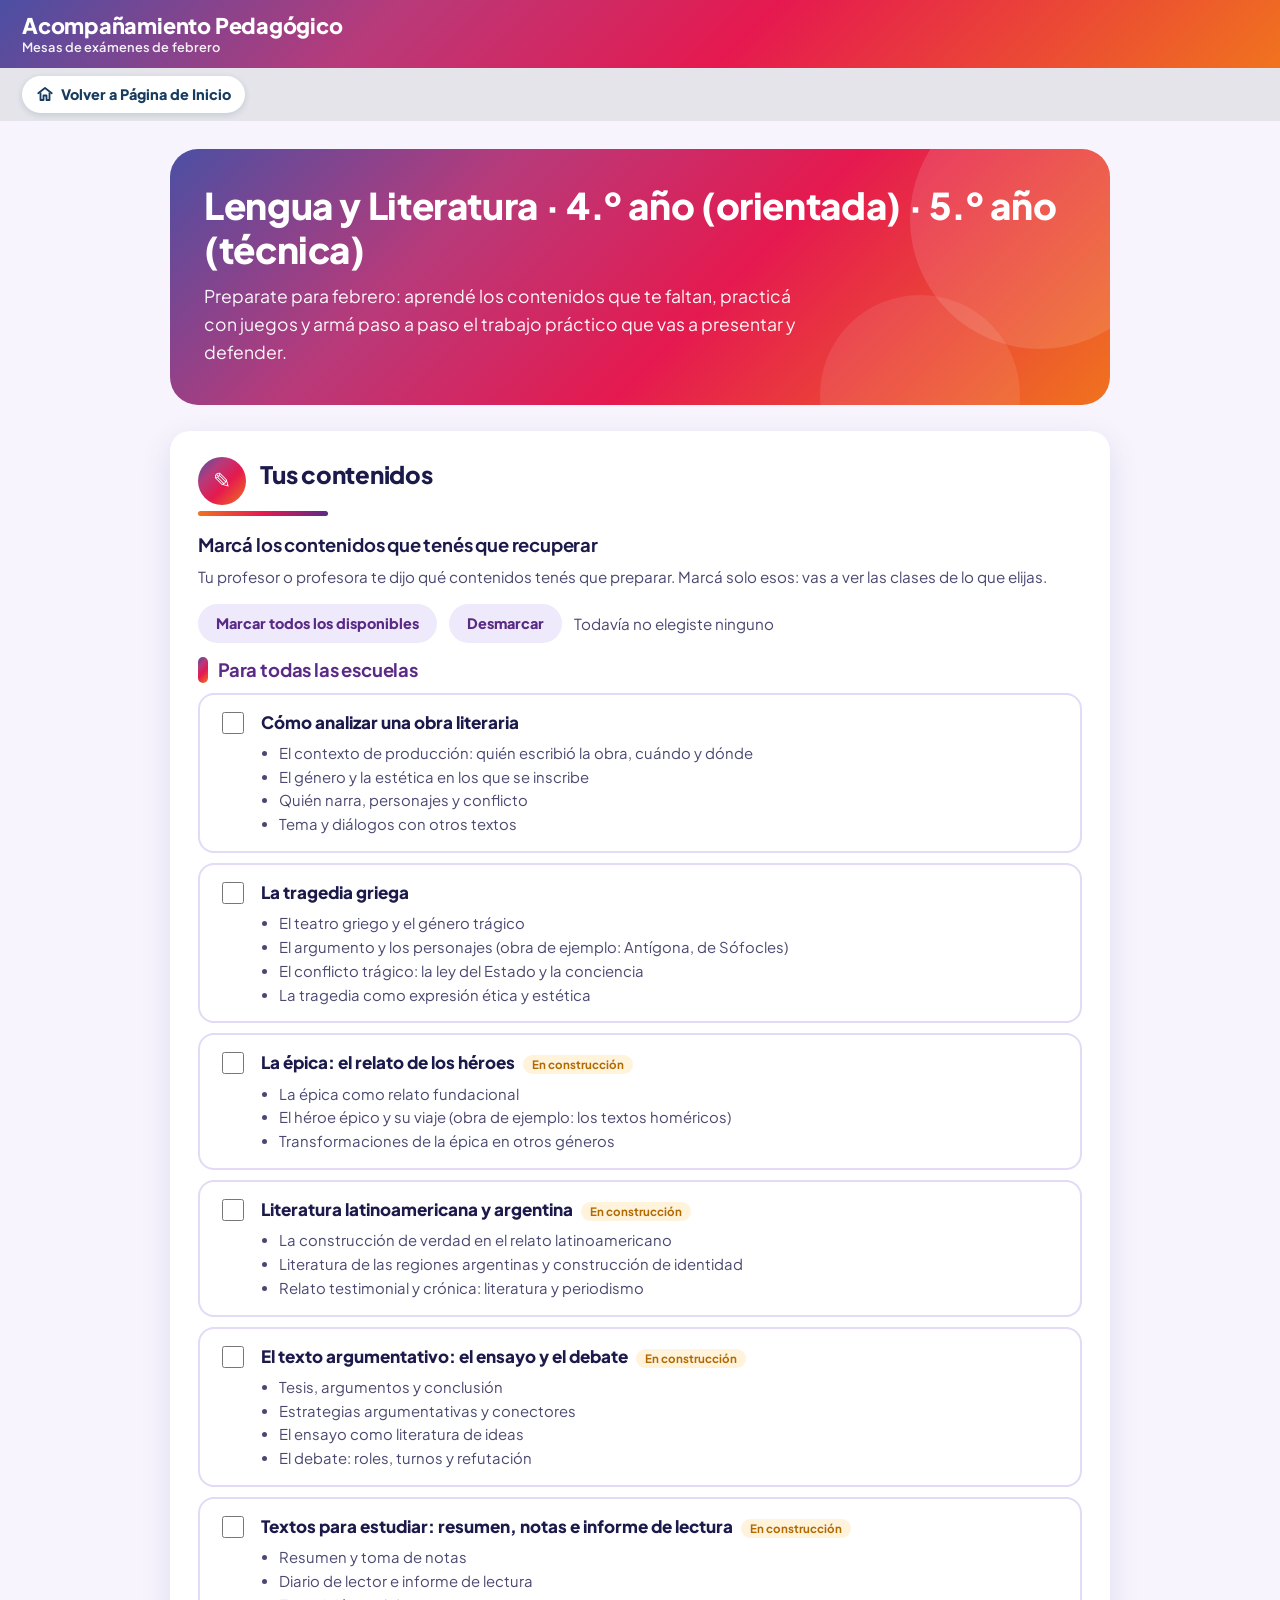
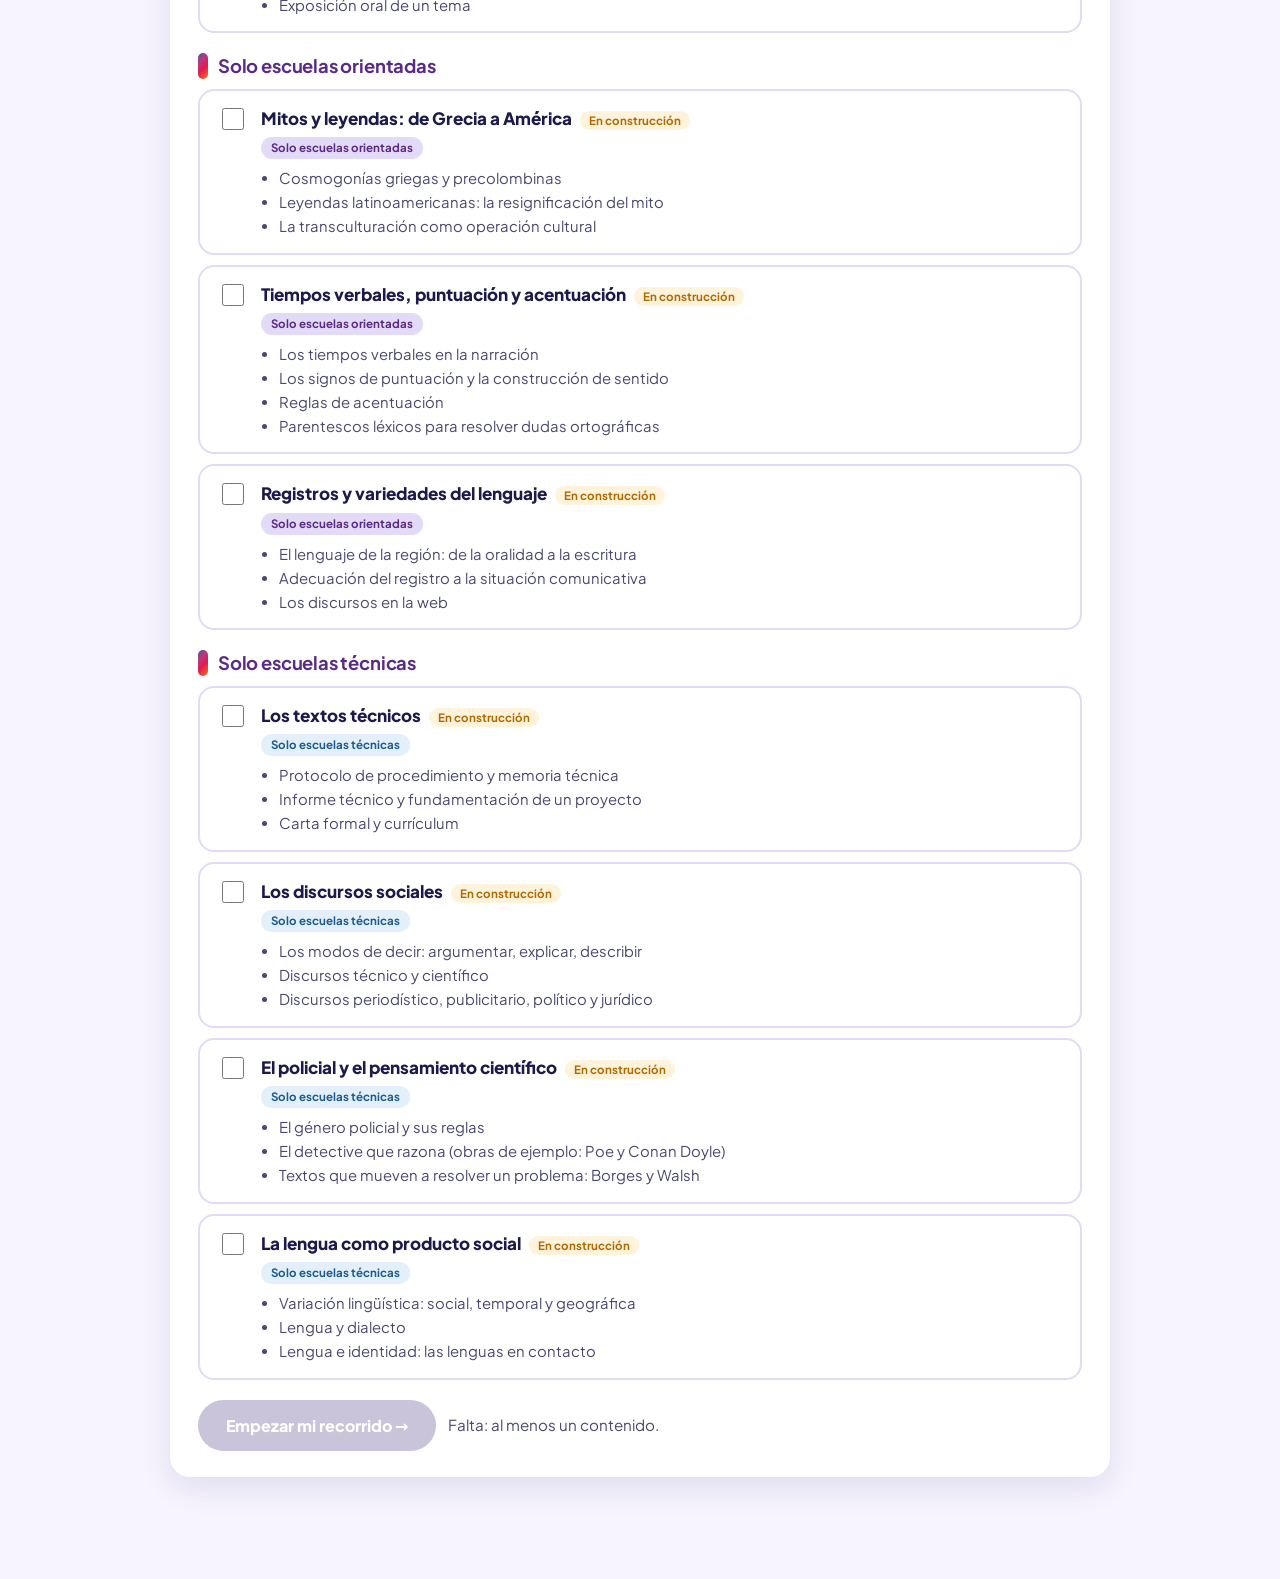
<file: lengua/index.html>
<!doctype html>
<html lang="es-AR">
<head>
<meta charset="utf-8">
<meta name="viewport" content="width=device-width,initial-scale=1">
<title>Acompañamiento Pedagógico</title>
<link rel="stylesheet" href="css/potenciar.css">
<script>/* (la clave es la de Lengua: potenciar4.<materia>.v1; Historia usa potenciar4.estado.v1) si ya eligió sus contenidos, esta página no se muestra: pasa directo a "Mi recorrido" */
try { var enAula = false; try { enAula = window.parent !== window && !!window.parent.TV; } catch (e) {}
  if (!enAula && !location.search.includes('cambiar') && (JSON.parse(localStorage.getItem('potenciar4.lengua.v1') || '{}').seleccion || []).length) document.documentElement.style.visibility = 'hidden'; } catch (e) {}</script>
</head>
<body>
<div id="cab"></div>
<main class="contenedor">
  <section class="hero">
    <h1 id="titulo-materia"></h1>
    <p>Preparate para febrero: aprendé los contenidos que te faltan, practicá con juegos y armá paso a paso el trabajo práctico que vas a presentar y defender.</p>
  </section>

  <section class="tarjeta">
    <div class="titulo-seccion"><div class="chip-icono">✎</div><h2>Tus contenidos</h2></div>
    <div class="subrayado"></div>
    <h3 style="margin-top:6px">Marcá los contenidos que tenés que recuperar</h3>
    <p class="ayuda">Tu profesor o profesora te dijo qué contenidos tenés que preparar. Marcá solo esos: vas a ver las clases de lo que elijas.</p>
    <div class="acciones" style="margin:0 0 14px"><button class="btn suave chico" id="todos">Marcar todos los disponibles</button><button class="btn suave chico" id="ninguno">Desmarcar</button><span class="ayuda" id="cuenta"></span></div>
    <div id="contenidos"></div>
    <div class="acciones"><button class="btn" id="empezar" disabled>Empezar mi recorrido →</button><span class="ayuda" id="falta"></span></div>
  </section>
</main>

<script type="module">
import { leer, actualizar, esc, cargarJSON, cabecera } from './js/estado.js';
import { ESPACIO, MATERIA, AJUSTES } from './js/config.js';
document.title = `${MATERIA.nombre} · Acompañamiento Pedagógico`;
document.getElementById('titulo-materia').textContent = `${MATERIA.nombre} · ${MATERIA.anio}`;

document.getElementById('cab').innerHTML = cabecera();
const $ = id => document.getElementById(id);
let cat;
const e = leer();
// Si ya eligió sus contenidos, vuelve directo a su recorrido (salvo que haya pedido cambiarlos)
if (e.seleccion.length && !new URLSearchParams(location.search).has('cambiar')) location.replace('recorrido.html');

// Contenidos que el diseño curricular incluye solo en una modalidad
const etiquetaModalidad = c => c.modalidad === 'tecnica' ? '<span class="etq-modalidad tecnica">Solo escuelas técnicas</span>'
  : c.modalidad === 'orientada' ? '<span class="etq-modalidad orientada">Solo escuelas orientadas</span>' : '';
function pintarContenidos() {
  const lista = cat.contenidos[ESPACIO] || [];
  e.seleccion = e.seleccion.filter(id => lista.some(c => c.id === id && c.activo));
  // Si hay contenidos exclusivos de un tipo de escuela: primero los comunes y después un grupo por tipo de escuela. Si no, por eje.
  const porModalidad = lista.some(c => c.modalidad);
  const grupoDe = c => !porModalidad ? c.eje : c.modalidad === 'orientada' ? 'Solo escuelas orientadas' : c.modalidad === 'tecnica' ? 'Solo escuelas técnicas' : 'Para todas las escuelas';
  const ejes = [...new Set(lista.map(grupoDe))];
  $('contenidos').innerHTML = ejes.map(eje => `<div class="eje"><h3>${esc(eje)}</h3>` +
    lista.filter(c => grupoDe(c) === eje).map(c => {
      const sel = e.seleccion.includes(c.id);
      return `<label class="contenido ${c.activo ? '' : 'inactivo'} ${sel ? 'sel' : ''}">
        <input type="checkbox" value="${c.id}" ${c.activo ? '' : 'disabled'} ${sel ? 'checked' : ''}>
        <div><div class="t">${esc(c.titulo)}${c.activo ? (c.en_construccion ? '<span class="pronto">En construcción</span>' : '') : '<span class="pronto">Próximamente</span>'}</div>${etiquetaModalidad(c)}
        <ul>${c.desglose.map(d => `<li>${esc(d)}</li>`).join('')}</ul></div></label>`;
    }).join('') + '</div>').join('');
  validar();
}
function validar() {
  const n = e.seleccion.length;
  $('cuenta').textContent = n ? `${n} contenido${n > 1 ? 's' : ''} elegido${n > 1 ? 's' : ''}` : 'Todavía no elegiste ninguno';
  $('empezar').disabled = !n;
  $('falta').textContent = n ? '' : 'Falta: al menos un contenido.';
}
$('contenidos').addEventListener('change', ev => {
  const i = ev.target; if (i.type !== 'checkbox') return;
  e.seleccion = i.checked ? [...new Set([...e.seleccion, i.value])] : e.seleccion.filter(x => x !== i.value);
  i.closest('.contenido').classList.toggle('sel', i.checked);
  validar();
});
$('todos').onclick = () => { e.seleccion = (cat.contenidos[ESPACIO] || []).filter(c => c.activo).map(c => c.id); pintarContenidos(); };
$('ninguno').onclick = () => { e.seleccion = []; pintarContenidos(); };
$('empezar').onclick = () => {
  actualizar(x => { x.espacio = ESPACIO; x.seleccion = e.seleccion; });
  location.href = 'recorrido.html';
};

cargarJSON('contenidos/catalogo.json').then(c => { cat = c; pintarContenidos(); }).catch(err => {
  document.querySelector('main').insertAdjacentHTML('afterbegin',
    `<div class="tarjeta"><b>No se pudo cargar el catálogo.</b><br>Abrí la plataforma desde un servidor web (iniciar.bat), no haciendo doble clic en el archivo.<br><small>${esc(err.message)}</small></div>`);
});

// MODO_PRUEBA (GitHub): al entrar desde la página de inicio, los contenidos arrancan sin tildar
if (AJUSTES.MODO_PRUEBA && new URLSearchParams(location.search).has('inicio') && e.seleccion.length) { e.seleccion = []; actualizar(x => { x.seleccion = []; }); }
</script>
</body>
</html>
</file>
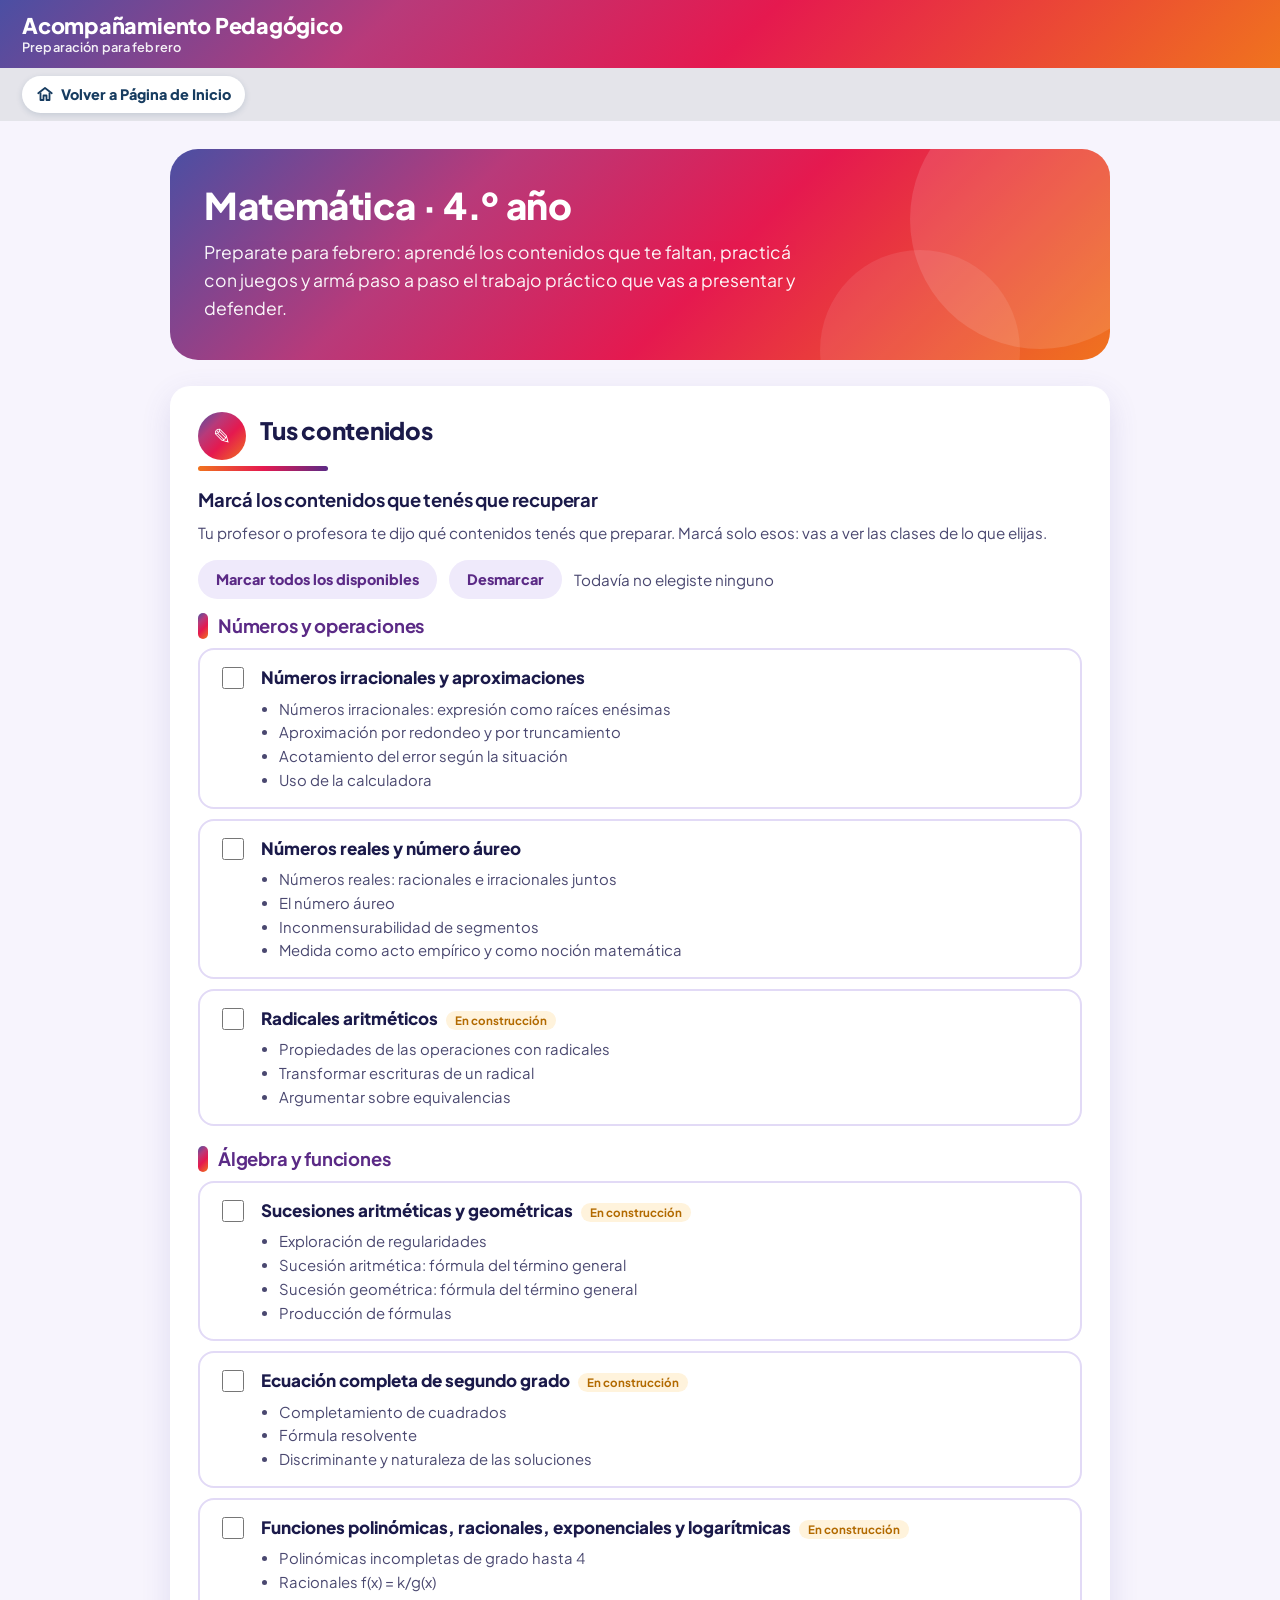
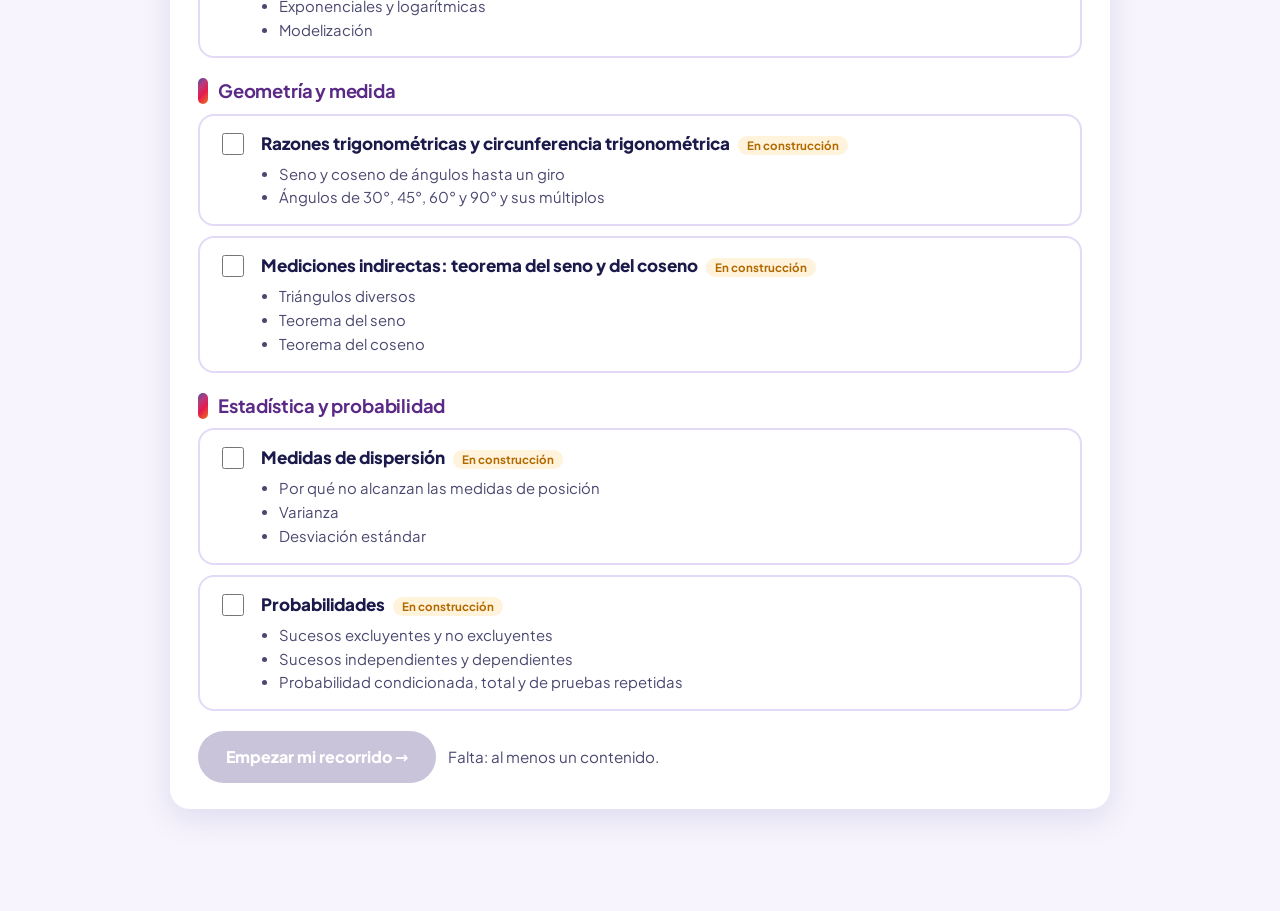
<file: matematica/index.html>
<!doctype html>
<html lang="es-AR">
<head>
<meta charset="utf-8">
<meta name="viewport" content="width=device-width,initial-scale=1">
<title>Matemática · Acompañamiento Pedagógico</title>
<link rel="stylesheet" href="css/potenciar.css">
<script>/* si ya eligió sus contenidos, esta página no se muestra: pasa directo a "Mi recorrido" */
try { var enAula = false; try { enAula = window.parent !== window && !!window.parent.TV; } catch (e) {}
  if (!enAula && !location.search.includes('cambiar') && (JSON.parse(localStorage.getItem('potenciar4.matematica.v1') || '{}').seleccion || []).length) document.documentElement.style.visibility = 'hidden'; } catch (e) {}</script>
</head>
<body>
<div id="cab"></div>
<main class="contenedor">
  <section class="hero">
    <h1>Matemática · 4.º año</h1>
    <p>Preparate para febrero: aprendé los contenidos que te faltan, practicá con juegos y armá paso a paso el trabajo práctico que vas a presentar y defender.</p>
  </section>

  <section class="tarjeta">
    <div class="titulo-seccion"><div class="chip-icono">✎</div><h2>Tus contenidos</h2></div>
    <div class="subrayado"></div>
    <h3 style="margin-top:6px">Marcá los contenidos que tenés que recuperar</h3>
    <p class="ayuda">Tu profesor o profesora te dijo qué contenidos tenés que preparar. Marcá solo esos: vas a ver las clases de lo que elijas.</p>
    <div class="acciones" style="margin:0 0 14px"><button class="btn suave chico" id="todos">Marcar todos los disponibles</button><button class="btn suave chico" id="ninguno">Desmarcar</button><span class="ayuda" id="cuenta"></span></div>
    <div id="contenidos"></div>
    <div class="acciones"><button class="btn" id="empezar" disabled>Empezar mi recorrido →</button><span class="ayuda" id="falta"></span></div>
  </section>
</main>

<script type="module">
import { leer, actualizar, esc, cargarJSON, cabecera } from './js/estado.js';
import { ESPACIO, AJUSTES } from './js/config.js';

document.getElementById('cab').innerHTML = cabecera();
const $ = id => document.getElementById(id);
let cat;
const e = leer();
// Si ya eligió sus contenidos, vuelve directo a su recorrido (salvo que haya pedido cambiarlos)
if (e.seleccion.length && !new URLSearchParams(location.search).has('cambiar')) location.replace('recorrido.html');

function pintarContenidos() {
  const lista = cat.contenidos[ESPACIO] || [];
  e.seleccion = e.seleccion.filter(id => lista.some(c => c.id === id && c.activo));
  const ejes = [...new Set(lista.map(c => c.eje))];
  $('contenidos').innerHTML = ejes.map(eje => `<div class="eje"><h3>${esc(eje)}</h3>` +
    lista.filter(c => c.eje === eje).map(c => {
      const sel = e.seleccion.includes(c.id);
      return `<label class="contenido ${c.activo ? '' : 'inactivo'} ${sel ? 'sel' : ''}">
        <input type="checkbox" value="${c.id}" ${c.activo ? '' : 'disabled'} ${sel ? 'checked' : ''}>
        <div><div class="t">${esc(c.titulo)}${c.activo ? (c.en_construccion ? '<span class="pronto">En construcción</span>' : '') : '<span class="pronto">Próximamente</span>'}</div>
        <ul>${c.desglose.map(d => `<li>${esc(d)}</li>`).join('')}</ul></div></label>`;
    }).join('') + '</div>').join('');
  validar();
}
function validar() {
  const n = e.seleccion.length;
  $('cuenta').textContent = n ? `${n} contenido${n > 1 ? 's' : ''} elegido${n > 1 ? 's' : ''}` : 'Todavía no elegiste ninguno';
  $('empezar').disabled = !n;
  $('falta').textContent = n ? '' : 'Falta: al menos un contenido.';
}
$('contenidos').addEventListener('change', ev => {
  const i = ev.target; if (i.type !== 'checkbox') return;
  e.seleccion = i.checked ? [...new Set([...e.seleccion, i.value])] : e.seleccion.filter(x => x !== i.value);
  i.closest('.contenido').classList.toggle('sel', i.checked);
  validar();
});
$('todos').onclick = () => { e.seleccion = (cat.contenidos[ESPACIO] || []).filter(c => c.activo).map(c => c.id); pintarContenidos(); };
$('ninguno').onclick = () => { e.seleccion = []; pintarContenidos(); };
$('empezar').onclick = () => {
  actualizar(x => { x.espacio = ESPACIO; x.seleccion = e.seleccion; });
  location.href = 'recorrido.html';
};

cargarJSON('contenidos/catalogo.json').then(c => { cat = c; pintarContenidos(); }).catch(err => {
  document.querySelector('main').insertAdjacentHTML('afterbegin',
    `<div class="tarjeta"><b>No se pudo cargar el catálogo.</b><br>Abrí la plataforma desde un servidor web (iniciar.bat), no haciendo doble clic en el archivo.<br><small>${esc(err.message)}</small></div>`);
});

// MODO_PRUEBA (GitHub): al entrar desde la página de inicio, los contenidos arrancan sin tildar
if (AJUSTES.MODO_PRUEBA && new URLSearchParams(location.search).has('inicio') && e.seleccion.length) { e.seleccion = []; actualizar(x => { x.seleccion = []; }); }
</script>
</body>
</html>
</file>
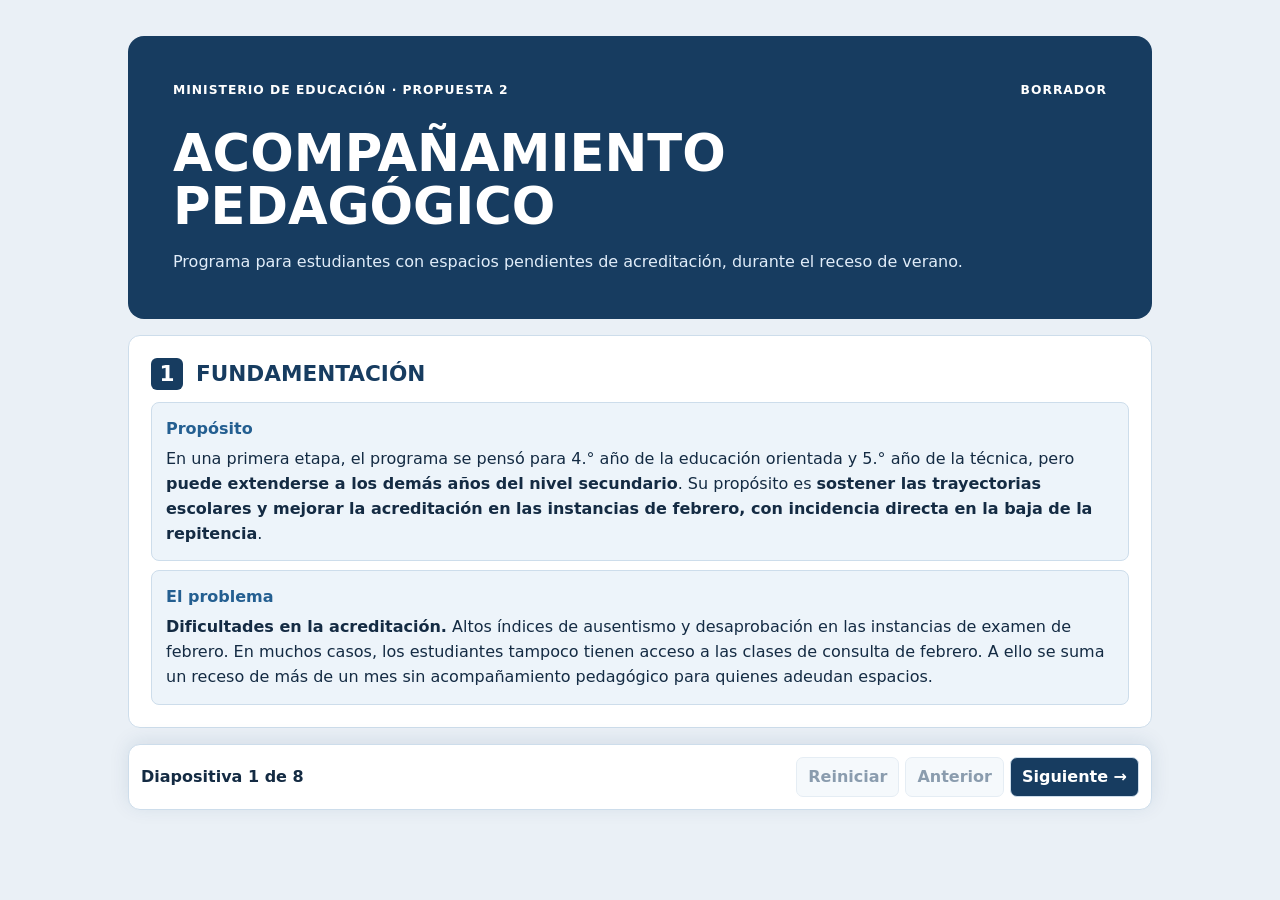
<file: presentacion.html>
<!doctype html>
<html lang="es-AR">
<head>
<meta charset="utf-8">
<meta name="viewport" content="width=device-width, initial-scale=1">
<title>Acompañamiento pedagógico · Infografía interactiva</title>
<style>
:root{color-scheme:light;--ink:#142b43;--navy:#173c60;--blue:#245f91;--pale:#edf4fa;--line:#cdddeb;font:16px/1.55 system-ui,sans-serif}
*{box-sizing:border-box}
body{margin:0;background:#eaf0f6;color:var(--ink)}
main{max-width:1080px;margin:auto;padding:clamp(12px,4vw,36px) clamp(10px,3vw,28px) 36px}
header{background:var(--navy);color:white;border-radius:16px;padding:clamp(20px,5vw,45px)}
.meta{display:flex;justify-content:space-between;flex-wrap:wrap;gap:8px;font-size:.77rem;font-weight:700;letter-spacing:.08em}
h1{font-size:clamp(1.65rem,5.25vw,3.2rem);line-height:1.05;margin:.52em 0 .3em;text-transform:uppercase;overflow-wrap:anywhere}
header p{margin:0;color:#e1edf9}
.board{display:grid;grid-template-columns:repeat(2,minmax(0,1fr));gap:14px;margin:16px 0}
section{grid-column:1/-1;border:1px solid var(--line);border-radius:12px;background:white;padding:clamp(12px,2.2vw,22px);scroll-margin-top:1rem;scroll-margin-bottom:8rem}
section:nth-child(-n+2){grid-column:auto}
section[hidden]{display:none}
h2{font-size:clamp(1rem,2.3vw,1.35rem);text-transform:uppercase;line-height:1.25;display:flex;align-items:center;gap:.6em;margin:0 0 12px;color:var(--navy)}
.num{background:var(--navy);color:white;border-radius:6px;display:inline-grid;place-items:center;min-width:2rem;height:2rem}
.card{background:var(--pale);border:1px solid var(--line);border-radius:8px;padding:14px}
.card h3,.sub{margin:0 0 5px;color:var(--blue);font-size:1rem}
.sub{margin-top:14px;text-transform:uppercase}
p{margin:0}
small{display:block;margin-top:8px;color:#435d74}
.grid{display:grid;grid-template-columns:repeat(2,minmax(0,1fr));gap:9px}
.three{grid-template-columns:repeat(3,minmax(0,1fr))}
.card+.grid,.grid+.card{margin-top:9px}
.quote{margin:0 0 12px;font-style:italic}
.timeline{list-style:none;padding:0;margin:0;display:grid;gap:6px}
.timeline li{display:grid;grid-template-columns:minmax(7rem,25%) 1fr;gap:12px;align-items:center;background:var(--pale);padding:10px 13px;border-radius:6px}
.timeline li div{color:var(--navy);font-size:.88rem}
.stats{display:flex;gap:10px;margin:6px 0 12px}
.stats span{flex:1;padding:8px;background:white;border-radius:7px}
.stats b{display:block;color:var(--blue);font-size:1.7rem}
.card li+li{margin-top:6px}
nav{position:sticky;bottom:0;display:flex;align-items:center;justify-content:space-between;gap:10px;flex-wrap:wrap;padding:12px;background:#fff;border:1px solid var(--line);border-radius:12px;box-shadow:0 -3px 20px #173c601a}
.controls{display:flex;gap:6px;flex-wrap:wrap}
#status{font-weight:700}
button{font:inherit;font-weight:650;padding:7px 11px;border:1px solid var(--line);border-radius:7px;color:var(--navy);background:var(--pale);cursor:pointer}
button:focus-visible{outline:3px solid #3778b1;outline-offset:3px}
button:disabled{opacity:.5;cursor:default}
#next{background:var(--navy);color:white}
.reveal{animation:reveal .36s ease-out both}
@keyframes reveal{from{opacity:0;transform:translateY(12px)}to{opacity:1;transform:translateY(0)}}
@media(max-width:670px){.board,.grid,.three{grid-template-columns:1fr}.timeline li{grid-template-columns:1fr;gap:4px}}
@media(prefers-reduced-motion:reduce){.reveal{animation:none}}
@media print{nav{display:none}section[hidden]{display:block}section{break-inside:avoid}.board{display:block}section+section{margin-top:12px}}

.board{display:grid;grid-template-columns:minmax(0,1fr);align-items:start;overflow:hidden}
.board section{grid-area:1/1;min-width:0;margin:0}
.board section[inert]{pointer-events:none}
nav{z-index:2}
@media print{.board{display:block;overflow:visible}.board section{margin-bottom:12px}}
</style>
</head>
<body><main>
<header><div class="meta"><span>MINISTERIO DE EDUCACIÓN · PROPUESTA 2</span><span>BORRADOR</span></div>
<h1>Acompañamiento pedagógico</h1>
<p>Programa para estudiantes con espacios pendientes de acreditación, durante el receso de verano.</p></header>
<div class="board" id="board" aria-label="Diapositivas">
<section aria-labelledby="title-1"><h2 id="title-1"><span class="num">1</span>Fundamentación</h2><div class="card"><h3>Propósito</h3><p>En una primera etapa, el programa se pensó para 4.° año de la educación orientada y 5.° año de la técnica, pero <strong>puede extenderse a los demás años del nivel secundario</strong>. Su propósito es <strong>sostener las trayectorias escolares y mejorar la acreditación en las instancias de febrero, con incidencia directa en la baja de la repitencia</strong>.</p></div><div class="card" style="margin-top:9px"><h3>El problema</h3><p><strong>Dificultades en la acreditación.</strong> Altos índices de ausentismo y desaprobación en las instancias de examen de febrero. En muchos casos, los estudiantes tampoco tienen acceso a las clases de consulta de febrero. A ello se suma un receso de más de un mes sin acompañamiento pedagógico para quienes adeudan espacios.</p></div></section>
<section aria-labelledby="title-2" hidden><h2 id="title-2"><span class="num">2</span>La oportunidad</h2><div class="card"><h3>El receso como tiempo pedagógico</h3><p>El receso suele ser un obstáculo en la trayectoria cuando el estudiante interrumpe el estudio o lo continúa en soledad, sin mediación docente. El programa sostiene la enseñanza durante ese tiempo, con un modelo pedagógico distinto del aula y mediado por recursos virtuales. Se propone así como un espacio de acompañamiento pedagógico que permite convertir el receso en un tiempo de enseñanza sostenida.</p></div></section>
<section aria-labelledby="title-3" hidden><h2 id="title-3"><span class="num">3</span>La propuesta</h2><div class="card"><h3>Qué es</h3><p>Un espacio innovador del Ministerio de Educación que acompaña a estudiantes con espacios pendientes durante el receso de verano. En ese tiempo elaboran un Trabajo Práctico que presentan y defienden en la mesa de febrero.</p></div><div class="grid"><div class="card"><h3>Para quiénes</h3><p>En esta primera etapa, estudiantes de 4.° año (EESO) y 5.° año (EETP) con espacios pendientes tras las instancias de diciembre.</p></div><div class="card"><h3>Qué logra</h3><p>Garantiza la continuidad pedagógica durante el receso, acompañando al estudiante en la recuperación de los contenidos adeudados y en la preparación de la instancia de acreditación.</p></div></div></section>
<section aria-labelledby="title-4" hidden><h2 id="title-4"><span class="num">4</span>Principios pedagógicos</h2><p class="quote">Las instancias de apoyo son «una nueva oportunidad de enseñar de otro modo» (CFE 93/09, párr. 152).</p><div class="grid"><div class="card"><h3>1 · Recupera lo no aprobado</h3><p>El estudiante recupera los contenidos del espacio que no aprobó, a partir de los ejes que indica el docente.</p><small>Decreto 181/09, Anexo I, V.3.4. · Terigi (2007).</small></div><div class="card"><h3>2 · Aprender haciendo</h3><p>Simulaciones, actividades interactivas y recursos lúdicos permiten practicar, equivocarse y volver a intentar, con estrategias distintas a las del aula. Lo producido se integra en el Trabajo Práctico que el estudiante defiende en febrero para acreditar el espacio.</p><small>CFE 93/09, párr. 152; Decreto 181/09, Anexo I, V.3.4 y V.3.5.3. · Dewey (1938); Astolfi (1999); Chi y Wylie (2014); Freeman et al. (2014).</small></div><div class="card"><h3>3 · Retroalimentación</h3><p>Cada cápsula tiene autoevaluación y retroalimentación automática que le muestra al estudiante sus avances y dificultades antes del examen.</p><small>CFE 93/09, párr. 75 y 137. · Black y Wiliam (1998); Hattie y Timperley (2007); Anijovich y Cappelletti (2017).</small></div><div class="card"><h3>4 · Continuidad del servicio educativo</h3><p>Aunque la escuela no funcione en enero ni, en algunos casos, en parte de febrero, el estudiante sigue contando con enseñanza y acompañamiento.</p><small>CFE 84/09, párr. 103. · Cooper et al. (1996); Cooper et al. (2000).</small></div></div><div class="card"><h3>5 · Microaprendizaje</h3><p>Los contenidos se organizan en cápsulas breves, cada una orientada a un único objetivo de aprendizaje, en un formato adaptado a las nuevas generaciones.</p><small>Hug (2005); Torgerson e Iannone (2019); Salas Díaz, González Bello y Estévez Nénninger (2021).</small></div></section>
<section aria-labelledby="title-5" hidden><h2 id="title-5"><span class="num">5</span>Quiénes lo acompañan</h2><div class="grid three"><div class="card"><h3>Tutores del Ministerio</h3><p>Dan la clase de consulta sincrónica <strong>(ver)</strong> y responden las consultas de la plataforma.</p></div><div class="card"><h3>Docentes de la escuela</h3><p>Indican los ejes, atienden las consultas presenciales de febrero e integran la comisión de la mesa.</p></div><div class="card"><h3>Equipo directivo</h3><p>Hace el seguimiento del programa.</p></div></div></section>
<section aria-labelledby="title-6" hidden><h2 id="title-6"><span class="num">6</span>El aprendizaje desde la plataforma</h2><div class="card"><h3>Recursos disponibles en la plataforma</h3><p>Agente virtual de consultas · Recursos lúdicos · Podcast · Simulaciones · Videos breves · Autoevaluación por eje · Guías de trabajo práctico · Ejemplos prácticos · Mapas conceptuales e infografías · Agente IA <strong>(Ver)</strong> · Corrección mediada por IA <strong>(Ver)</strong>.</p></div><h3 class="sub">Estructura de cada clase</h3><div class="grid"><div class="card"><h3>1 · Secuencia didáctica</h3><p>Cada clase desarrolla un contenido del diseño curricular en tres cápsulas de 30 a 40 minutos, con organizadores gráficos distintos en cada una.</p></div><div class="card"><h3>2 · Práctica con retroalimentación</h3><p>Actividades interactivas (ordenar, clasificar, relacionar), dictados en Inglés y simulaciones en Matemática y Biología, entre otras. Todas con pista ante el error y explicación ante el acierto.</p></div><div class="card"><h3>3 · Producción escrita</h3><p>Consignas con preguntas guía que el estudiante resuelve en su carpeta. Esas producciones son la base del Trabajo Práctico.</p></div><div class="card"><h3>4 · Evaluación formativa</h3><p>Juegos de repaso y autoevaluación al cierre de cada cápsula y de la clase.</p></div><div class="card"><h3>5 · Cierre de la clase</h3><p>Vocabulario específico, errores frecuentes y una propuesta que vincula los contenidos entre sí y con la realidad del estudiante.</p></div><div class="card"><h3>6 · Preparación de la defensa</h3><p>Orientaciones para la exposición oral y simulacro de preguntas sobre el Trabajo Práctico.</p></div></div></section>
<section aria-labelledby="title-7" hidden><h2 id="title-7"><span class="num">7</span>Cómo funciona</h2><ol class="timeline"><li><div><strong>Paso 1</strong><br>Diciembre, en la instancia de examen</div><p><strong>Docente del espacio.</strong> Si el estudiante no aprueba, en ese mismo momento le propone sumarse al acompañamiento pedagógico de la plataforma del Ministerio de Educación de la Provincia de Santa Fe y le indica qué contenidos tiene que recuperar para la instancia de febrero.</p></li><li><div><strong>Paso 2</strong><br>Fines de diciembre, enero y parte de febrero</div><p><strong>Estudiante.</strong> Ingresa a la plataforma, selecciona esos contenidos y comienza el cursado. Con lo que trabaja en cada clase arma en su carpeta el Trabajo Práctico.</p></li><li><div><strong>Paso 3</strong><br>Febrero</div><p><strong>Docentes de la escuela.</strong> Atienden en febrero las consultas presenciales de los estudiantes y hacen una corrección preliminar del Trabajo Práctico.</p></li><li><div><strong>Paso 4</strong><br>Mesa de examen (febrero)</div><p><strong>Estudiante.</strong> Presenta el Trabajo Práctico realizado y realiza su defensa.</p></li></ol></section>
<section aria-labelledby="title-8" hidden><h2 id="title-8"><span class="num">8</span>Primera etapa de implementación</h2><div class="grid"><div class="card"><h3>Dónde comienza</h3><p><span class="stats"><span><b>27</b> escuelas innovadoras</span><span><b>6</b> escuelas que implementaron Aulas de Aceleración</span></span>El programa comienza en escuelas con un vínculo cercano con el Ministerio de Educación. Eso permite evaluarlo antes de extenderlo a todas las escuelas de la provincia.<br><br><strong>Espacios disponibles.</strong> En una primera instancia, la plataforma tendrá disponibles los espacios de formación general de las escuelas de educación orientada y de educación técnica. En las escuelas técnicas hay menos espacios disponibles <strong>(ver)</strong>.</p></div><div class="card"><h3>Evaluación del programa</h3><p>Entre docentes, directivos y equipo del Ministerio</p><ol><li>Qué tan efectivos son los recursos.</li><li>Qué adecuaciones necesita el material propuesto.</li><li>Cuántos estudiantes incorporados al programa aprueban en las instancias de febrero, dato que se vincula directamente con la baja de la repitencia en 4.° año.</li><li>Efectividad del programa.</li></ol></div></div></section>
</div>
<nav aria-label="Controles de la infografía">
<span id="status" role="status">Diapositiva 1 de 8</span>
<div class="controls"><button type="button" id="reset" disabled>Reiniciar</button><button type="button" id="previous" disabled>Anterior</button><button type="button" id="next">Siguiente →</button></div>
</nav>
</main>
<script>
const slides = [...document.querySelectorAll('#board section')];
const stage = document.getElementById('board');
const status = document.getElementById('status');
const previous = document.getElementById('previous');
const next = document.getElementById('next');
const reset = document.getElementById('reset');
const reducedMotion = matchMedia('(prefers-reduced-motion: reduce)');
let current = 0;
let moving = false;

function updateControls() {
  const focused = document.activeElement;
  previous.disabled = reset.disabled = current === 0;
  next.disabled = current === slides.length - 1;
  if (focused === next && next.disabled) previous.focus({preventScroll:true});
  if ((focused === previous || focused === reset) && current === 0) next.focus({preventScroll:true});
  status.textContent = 'Diapositiva ' + (current + 1) + ' de ' + slides.length;
}

async function show(index) {
  if (moving || index < 0 || index >= slides.length || index === current) return;
  moving = true;
  const direction = Math.sign(index - current);
  const outgoing = slides[current];
  const incoming = slides[index];
  const oldHeight = stage.getBoundingClientRect().height;
  current = index;
  outgoing.inert = true;
  incoming.hidden = false;
  incoming.inert = true;
  updateControls();
  const top = stage.getBoundingClientRect().top + window.scrollY - 14;
  if (stage.getBoundingClientRect().top < 0) {
    window.scrollTo({top:Math.max(0, top), behavior:reducedMotion.matches ? 'instant' : 'smooth'});
  }

  try {
    if (!reducedMotion.matches && typeof incoming.animate === 'function') {
      const options = {duration:750, easing:'cubic-bezier(.24,.67,.29,1)', fill:'both'};
      const animations = [
        outgoing.animate([
          {transform:'translateX(0)', opacity:1},
          {offset:.64, opacity:0},
          {transform:`translateX(${-direction * 105}%)`, opacity:0}
        ], options),
        incoming.animate([
          {transform:`translateX(${direction * 105}%)`, opacity:0},
          {offset:.20, opacity:0},
          {transform:'translateX(0)', opacity:1}
        ], options),
        stage.animate([
          {height:oldHeight + 'px'},
          {height:incoming.getBoundingClientRect().height + 'px'}
        ], options)
      ];
      try {
        await Promise.allSettled(animations.map(animation => animation.finished));
      } finally {
        outgoing.hidden = true;
        animations.forEach(animation => animation.cancel());
      }
    }
  } finally {
    outgoing.hidden = true;
    outgoing.inert = false;
    incoming.inert = false;
    moving = false;
  }
}

next.addEventListener('click', () => show(current + 1));
previous.addEventListener('click', () => show(current - 1));
reset.addEventListener('click', () => show(0));
</script></body></html>
</file>
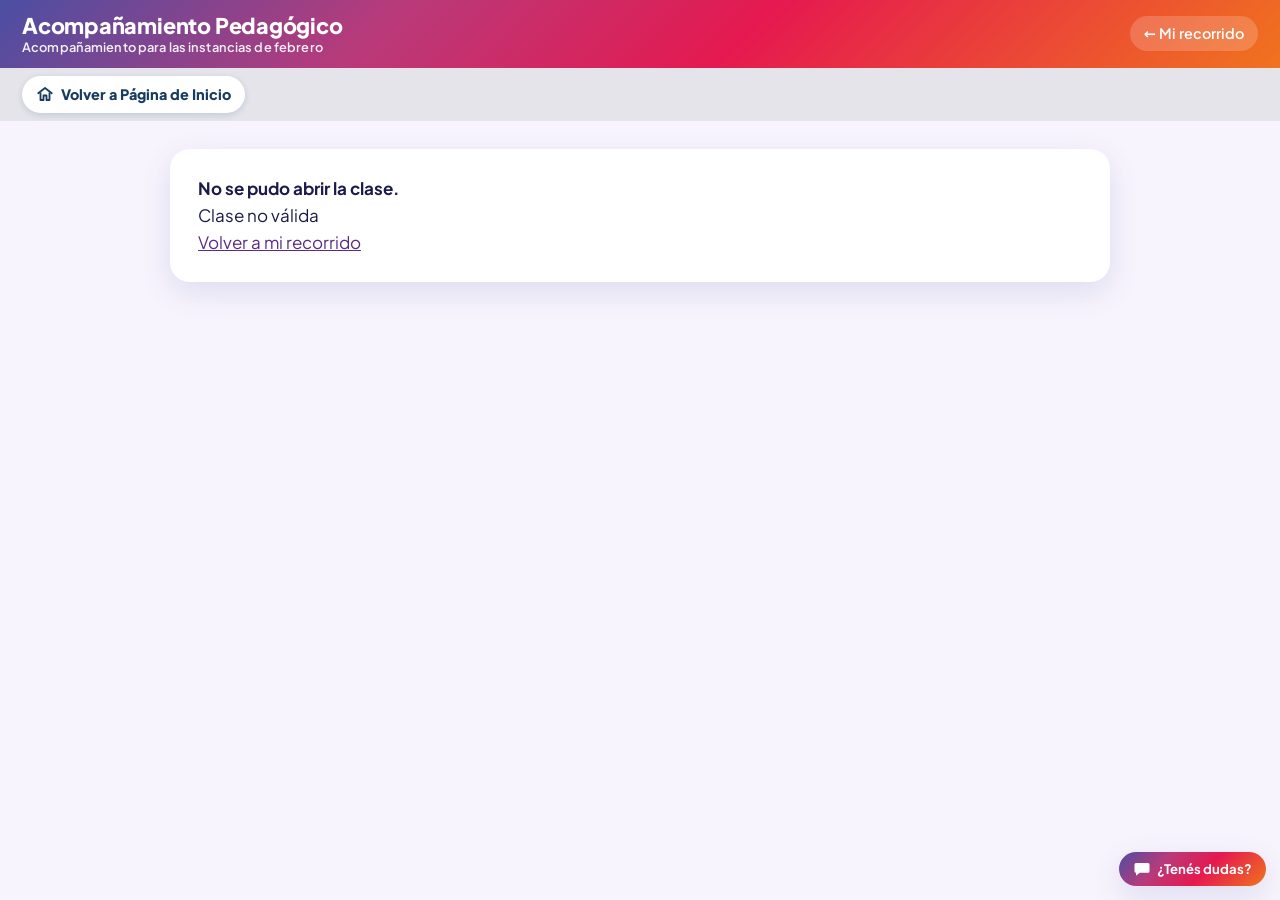
<file: administracion/clase.html>
<!doctype html>
<html lang="es-AR">
<head>
<meta charset="utf-8">
<meta name="viewport" content="width=device-width,initial-scale=1">
<title>Clase · Acompañamiento Pedagógico</title>
<link rel="stylesheet" href="css/potenciar.css">
</head>
<body>
<div id="cab"></div>
<main class="contenedor"><div id="clase"><p class="ayuda">Cargando la clase…</p></div></main>
<script type="module">
import { montarAsistente } from './js/asistente.js';
import { cargarJSON, cabecera, esc, leer } from './js/estado.js';
import { montarClase } from './js/motor.js';

document.getElementById('cab').innerHTML = cabecera({ volver: { href: 'recorrido.html', texto: 'Mi recorrido' } });
const id = new URLSearchParams(location.search).get('c');
try {
  if (!/^[a-z0-9-]+$/.test(id || '')) throw new Error('Clase no válida');
  const clase = await cargarJSON(`contenidos/clases/${id}.json`);
  document.title = `${clase.titulo} · Acompañamiento Pedagógico`;
  montarClase(document.getElementById('clase'), clase);
} catch (err) {
  document.getElementById('clase').innerHTML = `<div class="tarjeta"><b>No se pudo abrir la clase.</b><br>${esc(err.message)}<br><a href="recorrido.html">Volver a mi recorrido</a></div>`;
}
montarAsistente();
</script>
</body>
</html>
</file>
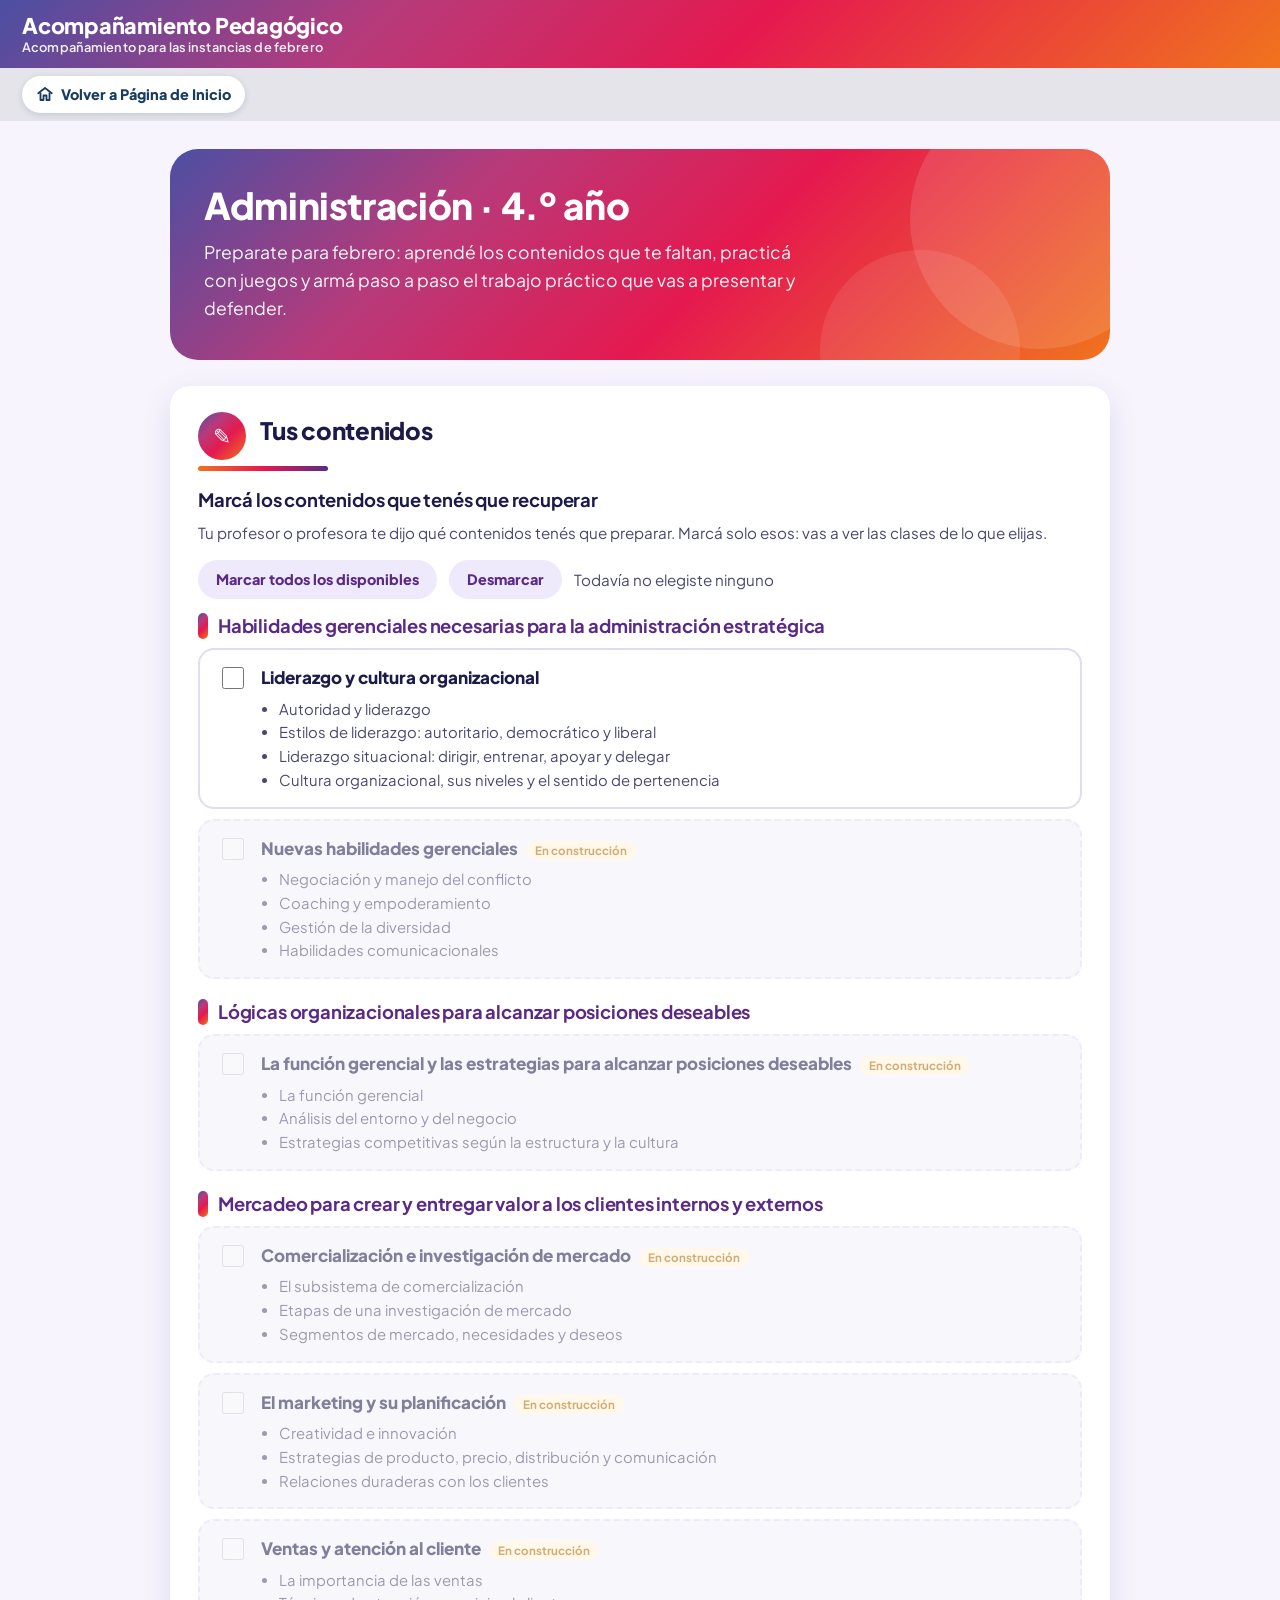
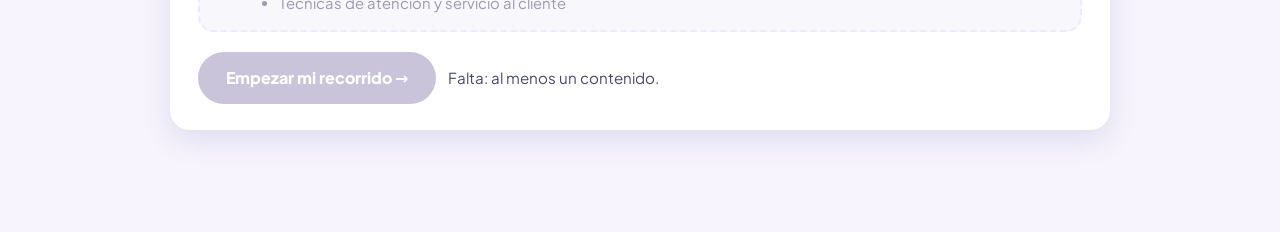
<file: administracion/recorrido.html>
<!doctype html>
<html lang="es-AR">
<head>
<meta charset="utf-8">
<meta name="viewport" content="width=device-width,initial-scale=1">
<title>Mi recorrido · Acompañamiento Pedagógico</title>
<link rel="stylesheet" href="css/potenciar.css">
</head>
<body>
<div id="cab"></div>
<main class="contenedor">
  <div id="cuerpo"></div>
</main>
<script type="module">
import { leer, actualizar, reiniciar, esc, cargarJSON, cabecera, progresoClase, dudas, tpDe } from './js/estado.js';
import { AJUSTES } from './js/config.js';

const e = leer();
if (!e.seleccion.length) location.replace('index.html');
document.getElementById('cab').innerHTML = cabecera({ volver: { href: 'index.html?cambiar=1', texto: 'Cambiar mis contenidos' } });

const cat = await cargarJSON('contenidos/catalogo.json');
const espacio = cat.espacios.find(s => s.id === e.espacio);
const contenidos = cat.contenidos[e.espacio].filter(c => e.seleccion.includes(c.id) && c.clase);
const clases = [];
for (const c of contenidos) {
  try { clases.push({ c, clase: await cargarJSON(`contenidos/clases/${c.clase}.json`) }); }
  catch { clases.push({ c, clase: null }); }
}

let todoCompleto = true, html = '';
const totalPartes = clases.reduce((n, x) => n + (x.clase?.capsulas.length || 0), 0);
clases.forEach(({ c, clase }, i) => {
  if (!clase) { html += `<div class="paso-rec bloqueado"><div class="num">${i + 1}</div><div><h3>${esc(c.titulo)}</h3><p>Esta clase todavía no está disponible.</p></div></div>`; todoCompleto = false; return; }
  const p = progresoClase(e, clase);
  if (p.pct < 100) todoCompleto = false;
  const estado = p.pct === 100 ? 'completo' : '';
  html += `<div class="paso-rec ${estado}">
    <div class="num">${p.pct === 100 ? '✓' : i + 1}</div>
    <div><h3>${esc(c.titulo)}</h3><p>${esc(c.eje)} · Partes: ${p.partesHechas} de ${p.partesTotal}${p.conAutoev ? ` · Autoevaluación: ${p.autoev ? `✓ ${p.autoev.bien} de ${p.autoev.total}` : 'pendiente'}` : ''}</p>
    <div class="barra"><i style="width:${p.pct}%"></i></div></div>
    <a class="btn" href="clase.html?c=${c.clase}">${p.pct === 100 ? 'Repasar' : p.hechas ? (p.partesListas ? 'Ir a la autoevaluación' : 'Seguir') : 'Empezar'}</a></div>`;
});

const tpAbierto = todoCompleto || AJUSTES.TP_LIBRE;
// Autoevaluación general: cuando hay más de una clase, repasa todos los contenidos juntos y relacionados
if (clases.length >= 1) {
  const abierta = todoCompleto || AJUSTES.TP_LIBRE;
  const mejor = e.repaso?.[e.espacio];
  html += `<div class="paso-rec repaso ${abierta ? '' : 'bloqueado'}">
    <div class="num">✅</div>
    <div><h3>Autoevaluación general</h3>
    <p>${abierta ? (clases.length === 1 ? 'Repasá toda la clase junta, con preguntas que relacionan sus partes entre sí. La podés hacer todas las veces que quieras.' : 'Repasá todos tus temas juntos, con preguntas que los relacionan entre sí. La podés hacer todas las veces que quieras.') : 'Se habilita cuando termines todas las clases de arriba.'}${mejor ? ` Tu mejor resultado: ${mejor.bien} de ${mejor.total}.` : ''}</p></div>
    ${abierta ? `<a class="btn" href="repaso.html?e=${e.espacio}">${mejor ? 'Volver a hacerla' : 'Empezar'}</a>` : '<span class="ayuda">🔒</span>'}
  </div>`;
}

const secc = tpDe(e, e.espacio).secciones;
const tpTotal = 8 + contenidos.length + 0;
const tpHechas = Object.entries(secc).filter(([k, s]) => k !== 'final' && (s.estado === 'ok' || s.estado === 'duda')).length;
const tpEmpezado = Object.values(secc).some(s => s.texto || s.estado === 'ok');
html += `<div class="paso-rec tp ${tpAbierto ? '' : 'bloqueado'}">
  <div class="num">★</div>
  <div><h3>Mi trabajo práctico y la defensa</h3>
  <p>${tpAbierto ? 'Armás tu trabajo práctico completo, lo relacionás con la realidad y te preparás para presentarlo y defenderlo.' : 'Se habilita cuando termines todas las clases de arriba.'}</p>
  ${tpEmpezado ? `<div class="barra"><i style="width:${Math.min(100, Math.round(tpHechas / tpTotal * 100))}%"></i></div>` : ''}</div>
  ${tpAbierto ? `<a class="btn" href="tp.html?e=${e.espacio}">${tpEmpezado ? 'Seguir' : 'Empezar'}</a>` : '<span class="ayuda">🔒</span>'}
</div>`;

const dd = dudas(e);
const dudasHtml = dd.length ? `<div class="tarjeta lavanda"><h3>📌 Para llevar a la consulta de febrero</h3>
  <p class="ayuda">Estas partes te costaron. Anotalas en tu carpeta y consultalas con tu profesor o profesora en las clases de consulta presenciales.</p>
  <ul>${dd.map(x => `<li>${esc(x.nombre)}</li>`).join('')}</ul></div>` : '';

document.getElementById('cuerpo').innerHTML = `
  <div class="clase-cab"><div class="eje-nombre">${esc(espacio.nombre)} · 4.º año</div>
  <h1>Este es tu recorrido</h1>
  <p>Completá las clases en orden. En cada parte de la clase aprendés, practicás y anotás en tu carpeta. Al final armás el trabajo práctico que vas a presentar y defender.</p></div>
  <div class="tarjeta lavanda organiza"><h3>📅 Organizá tus tiempos</h3>
    <p>Este recorrido te prepara para presentarte en las instancias de examen de febrero: vas a aprender los temas que te faltan, practicarlos y armar el trabajo práctico que vas a presentar y defender. Tenés tiempo desde diciembre, pero no lo dejes para último momento: <b>es muy importante que organices tus tiempos</b>.</p>
    <ul>
      <li>Tenés <b>${clases.length} clase${clases.length > 1 ? 's' : ''}</b> con <b>${totalPartes} partes</b> en total. Cada parte lleva entre 20 y 30 minutos.</li>
      <li>Si hacés <b>una parte por día, cinco días por semana</b>, terminás las clases en unas <b>${Math.max(1, Math.ceil(totalPartes / 5))} semana${Math.ceil(totalPartes / 5) > 1 ? 's' : ''}</b>.</li>
      <li>Dejá las últimas semanas antes de febrero para el trabajo práctico y para prepararte para defenderlo.</li>
      <li>Trabajá en un lugar tranquilo, con tu carpeta a mano, y anotá tus dudas para las clases de consulta.</li>
    </ul></div>
  <div class="recorrido">${html}</div>
  <div style="margin-top:24px">${dudasHtml}</div>
`;


</script>
</body>
</html>
</file>
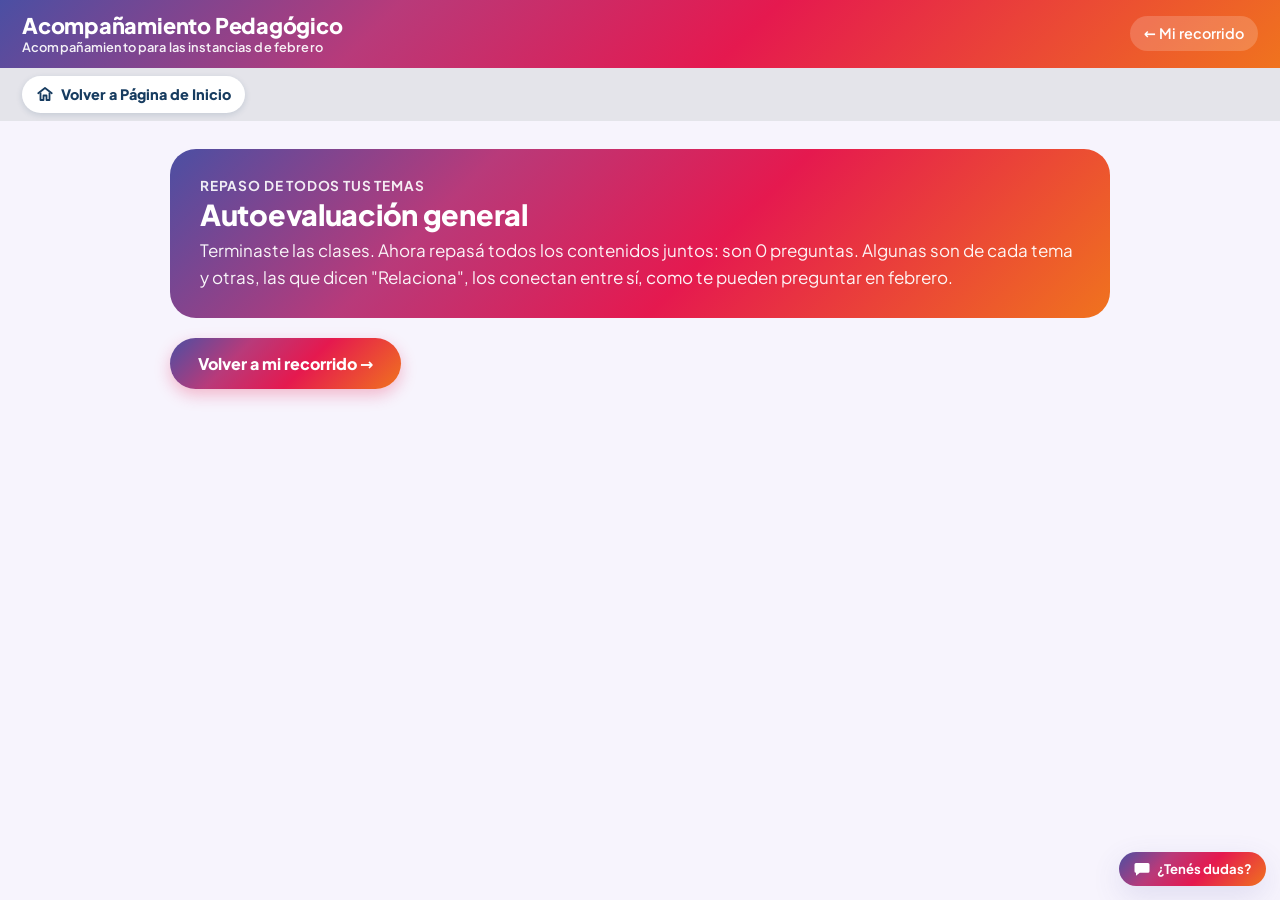
<file: administracion/repaso.html>
<!doctype html>
<html lang="es-AR">
<head>
<meta charset="utf-8">
<meta name="viewport" content="width=device-width,initial-scale=1">
<title>Autoevaluación general · Acompañamiento Pedagógico</title>
<link rel="stylesheet" href="css/potenciar.css">
</head>
<body>
<div id="cab"></div>
<main class="contenedor"><div id="cuerpo"><p class="ayuda">Cargando…</p></div></main>
<script type="module">
import { montarAsistente } from './js/asistente.js';
import { leer, actualizar, esc, cargarJSON, cabecera } from './js/estado.js';
import { montarAutoevaluacion } from './js/motor.js';

document.getElementById('cab').innerHTML = cabecera({ volver: { href: 'recorrido.html', texto: 'Mi recorrido' } });
const mezclar = a => { const b = [...a]; for (let i = b.length - 1; i > 0; i--) { const j = Math.floor(Math.random() * (i + 1)); [b[i], b[j]] = [b[j], b[i]]; } return b; };
try {
  const e = leer();
  const esp = new URLSearchParams(location.search).get('e') || e.espacio;
  if (!/^[a-z0-9-]+$/.test(esp || '')) throw new Error('Espacio no válido');
  const cat = await cargarJSON('contenidos/catalogo.json');
  const contenidos = (cat.contenidos[esp] || []).filter(c => e.seleccion.includes(c.id) && c.activo && c.clase);
  const integ = await cargarJSON(`contenidos/autoevaluacion/${esp}.json`).catch(() => ({ pares: {} }));
  // Entre 10 y 20 preguntas: algunas de cada clase (una de cada parte, distintas cada vez)
  // y, sobre todo, preguntas que relacionan los contenidos elegidos entre sí.
  const n = contenidos.length;
  const porClase = n === 1 ? 6 : n <= 3 ? 3 : 2;        // 1 clase: 6 · 2 clases: 6 · 3 clases: 9 · 4 clases: 8
  const porPar = n === 2 ? 5 : n === 3 ? 3 : 2; // 2 clases: 5 · 3 clases: 9 · 4 clases: 12
  const deClase = [], relacionan = [];
  for (const c of contenidos) {
    const clase = await cargarJSON(`contenidos/clases/${c.clase}.json`);
    // primero una pregunta de cada parte, después el resto al azar
    const porParte = clase.capsulas.map(k => mezclar(k.autoevaluacion || []));
    const orden = [...porParte.map(x => x[0]), ...mezclar(porParte.flatMap(x => x.slice(1)))].filter(Boolean);
    deClase.push(...orden.slice(0, porClase).map(q => ({ ...q, parte: c.titulo })));
  }
  for (let a = 0; a < n; a++) for (let b = a + 1; b < n; b++) {
    const par = integ.pares[`${contenidos[a].id}|${contenidos[b].id}`] || integ.pares[`${contenidos[b].id}|${contenidos[a].id}`] || [];
    relacionan.push(...mezclar(par).slice(0, porPar).map(q => ({ ...q, parte: `Relaciona: ${contenidos[a].titulo} y ${contenidos[b].titulo}` })));
  }
  // Con una sola clase, las preguntas que relacionan conectan las partes de esa clase entre sí
  if (n === 1) relacionan.push(...mezclar((integ.individual || {})[contenidos[0].id] || []).slice(0, 6).map(q => ({ ...q, parte: `Relaciona las partes de: ${contenidos[0].titulo}` })));
  let preguntas = [...deClase, ...relacionan];
  if (preguntas.length > 20) preguntas = [...deClase, ...relacionan.slice(0, 20 - deClase.length)];
  document.getElementById('cuerpo').innerHTML = `<div class="clase-cab"><div class="eje-nombre">Repaso de todos tus temas</div><h1>Autoevaluación general</h1>
    <p>${n === 1 ? `Repasá toda la clase junta: son ${preguntas.length} preguntas. Algunas son de cada parte y otras, las que dicen "Relaciona", conectan las partes entre sí, como te pueden preguntar en febrero.` : `Terminaste las clases. Ahora repasá todos los contenidos juntos: son ${preguntas.length} preguntas. Algunas son de cada tema y otras, las que dicen "Relaciona", los conectan entre sí, como te pueden preguntar en febrero.`}</p></div>
    <div class="tarjeta" id="ae"></div>
    <div class="acciones"><a class="btn" href="recorrido.html">Volver a mi recorrido →</a></div>`;
  montarAutoevaluacion(document.getElementById('ae'), preguntas, {
    titulo: 'Autoevaluación general',
    intro: 'No tiene nota y la podés hacer todas las veces que quieras: cada vez aparecen algunas preguntas distintas. Después de cada respuesta vas a ver una explicación; si una pregunta te cuesta, volvé a ese tema en el material.',
    onFin: (bien, total) => actualizar(x => { x.repaso ??= {}; const m = x.repaso[esp]; if (!m || bien / total >= m.bien / m.total) x.repaso[esp] = { bien, total }; }),
  });
} catch (err) {
  document.getElementById('cuerpo').innerHTML = `<div class="tarjeta"><b>No se pudo abrir la autoevaluación.</b><br>${esc(err.message)}<br><a href="recorrido.html">Volver a mi recorrido</a></div>`;
}
montarAsistente();
</script>
</body>
</html>
</file>
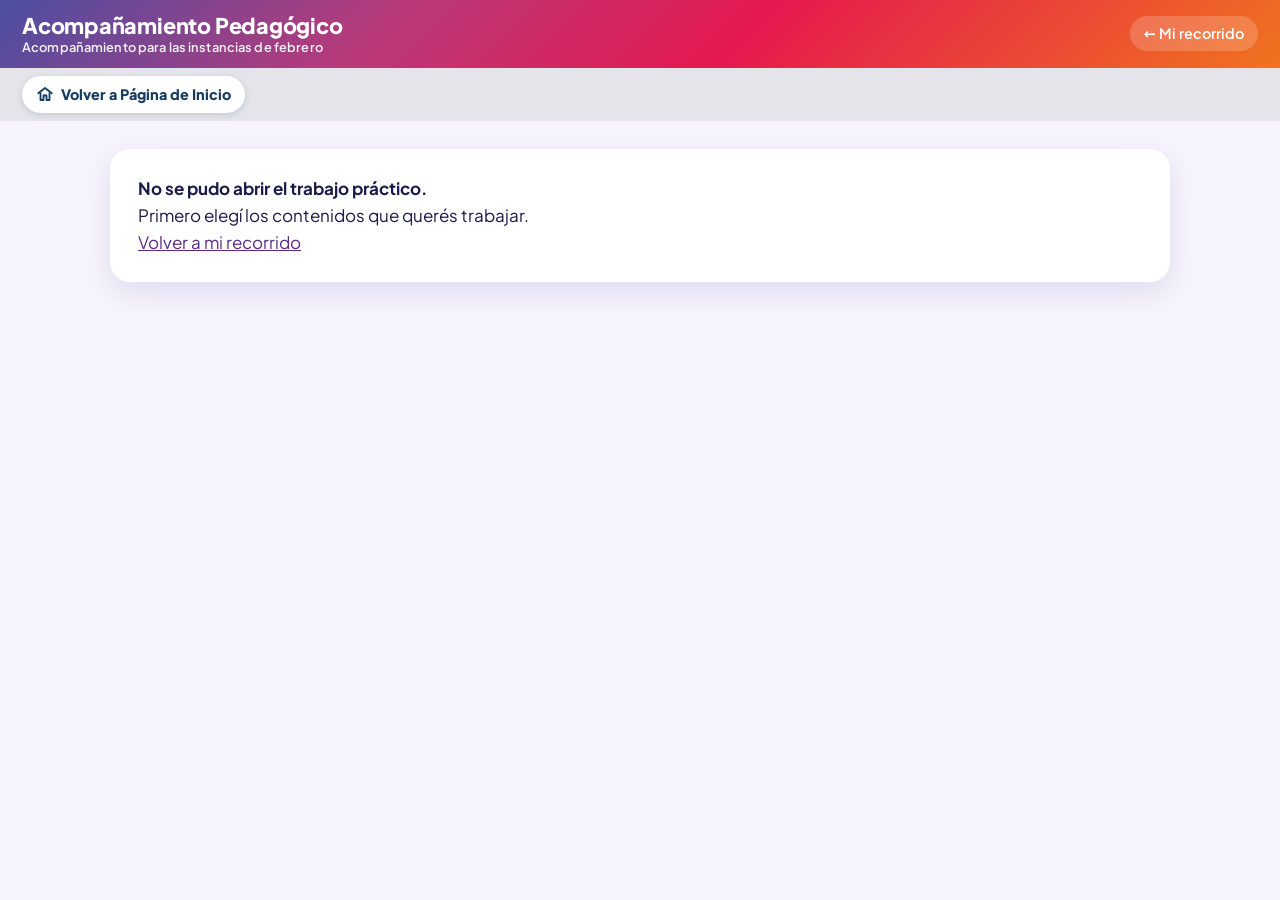
<file: administracion/tp.html>
<!doctype html>
<html lang="es-AR">
<head>
<meta charset="utf-8">
<meta name="viewport" content="width=device-width,initial-scale=1">
<title>Mi trabajo práctico · Acompañamiento Pedagógico</title>
<link rel="stylesheet" href="css/potenciar.css">
</head>
<body>
<div id="cab"></div>
<main class="contenedor ancho"><div id="tp"><p class="ayuda">Cargando…</p></div></main>
<script type="module">
import { cargarJSON, cabecera, esc, leer } from './js/estado.js';
import { montarTP } from './js/tp.js';

document.getElementById('cab').innerHTML = cabecera({ volver: { href: 'recorrido.html', texto: 'Mi recorrido' } });
try {
  const e = leer();
  const esp = new URLSearchParams(location.search).get('e') || e.espacio;
  if (!/^[a-z0-9-]+$/.test(esp || '')) throw new Error('Espacio no válido');
  const [tp, oral, cat] = await Promise.all([cargarJSON(`contenidos/tp/${esp}.json`), cargarJSON('contenidos/tp/oral.json'), cargarJSON('contenidos/catalogo.json')]);
  const contenidos = (cat.contenidos[esp] || []).filter(c => e.seleccion.includes(c.id) && c.activo);
  if (!contenidos.length) throw new Error('Primero elegí los contenidos que querés trabajar.');
  // Clases de los contenidos elegidos: el TP muestra lo que el alumno ya escribió en su carpeta
  const clases = {};
  for (const c of contenidos) if (c.clase) { try { clases[c.id] = await cargarJSON(`contenidos/clases/${c.clase}.json`); } catch {} }
  montarTP({ root: document.getElementById('tp'), tp, oral, contenidos, clases, espacio: esp });
} catch (err) {
  document.getElementById('tp').innerHTML = `<div class="tarjeta"><b>No se pudo abrir el trabajo práctico.</b><br>${esc(err.message)}<br><a href="recorrido.html">Volver a mi recorrido</a></div>`;
}
</script>
</body>
</html>
</file>
<file: administracion/css/potenciar.css>
/* POTENCIAR · Identidad visual basada en los colores institucionales de la Provincia de Santa Fe */
/* Fuente incluida en el paquete (sin servicios externos: compatible con Moodle) */
@font-face{font-family:'Plus Jakarta Sans';font-style:normal;font-weight:400;font-display:swap;src:url('../fonts/plus-jakarta-sans-latin-400-normal.woff2') format('woff2')}
@font-face{font-family:'Plus Jakarta Sans';font-style:normal;font-weight:500;font-display:swap;src:url('../fonts/plus-jakarta-sans-latin-500-normal.woff2') format('woff2')}
@font-face{font-family:'Plus Jakarta Sans';font-style:normal;font-weight:600;font-display:swap;src:url('../fonts/plus-jakarta-sans-latin-600-normal.woff2') format('woff2')}
@font-face{font-family:'Plus Jakarta Sans';font-style:normal;font-weight:700;font-display:swap;src:url('../fonts/plus-jakarta-sans-latin-700-normal.woff2') format('woff2')}
@font-face{font-family:'Plus Jakarta Sans';font-style:normal;font-weight:800;font-display:swap;src:url('../fonts/plus-jakarta-sans-latin-800-normal.woff2') format('woff2')}
:root{
  --sf-naranja:#F0731E;
  --sf-rojo:#E5194F;
  --sf-magenta:#B83A7A;
  --sf-violeta:#5B2A86;
  --sf-azul:#4B4FA3;
  --tinta:#1B1A4A;
  --tinta-suave:#4A4870;
  --lavanda:#EFEAFB;
  --lavanda-2:#E2DAF6;
  --blanco:#FFFFFF;
  --fondo:#F7F4FD;
  --ok:#1F9D6B;
  --ok-fondo:#E4F6EE;
  --mal:#C23B3B;
  --mal-fondo:#FCEAEA;
  --aviso:#B26A00;
  --aviso-fondo:#FFF3DC;
  --grad:linear-gradient(135deg,#4B4FA3 0%,#B83A7A 30%,#E5194F 58%,#F0731E 100%);
  --grad-h:linear-gradient(90deg,#F0731E,#E5194F 50%,#5B2A86);
  --radio:20px;
  --sombra:0 10px 30px rgba(75,79,163,.14);
  --sombra-s:0 3px 10px rgba(75,79,163,.12);
}
*{box-sizing:border-box}
html{scroll-behavior:smooth}
body{
  margin:0;background:var(--fondo);color:var(--tinta);
  font-family:"Plus Jakarta Sans","Segoe UI",system-ui,-apple-system,Roboto,sans-serif;
  font-size:17px;line-height:1.6;-webkit-font-smoothing:antialiased;
}
h1,h2,h3,h4{line-height:1.2;margin:0 0 .5em;color:var(--tinta);letter-spacing:-.01em}
h1{font-size:2rem;font-weight:800}
h2{font-size:1.5rem;font-weight:800}
h3{font-size:1.15rem;font-weight:700}
p{margin:0 0 1em}
a{color:var(--sf-violeta)}
button{font:inherit;cursor:pointer}
:focus-visible{outline:3px solid var(--sf-azul);outline-offset:2px;border-radius:8px}
.oculto{display:none!important}
.sr{position:absolute;left:-9999px}

/* ---------- Cabecera institucional ---------- */
.cabecera{background:var(--grad);color:#fff;padding:14px 22px;display:flex;align-items:center;gap:18px;flex-wrap:wrap}
.cabecera .marca{display:flex;align-items:center;gap:14px}
.cabecera .marca img{height:38px;display:block}
.cabecera .marca .logo-texto{font-weight:800;font-size:1.15rem;letter-spacing:-.02em;line-height:1}
.cabecera .marca .logo-texto small{display:block;font-weight:500;font-size:.7rem;letter-spacing:.04em;opacity:.9}
.cabecera .sep{width:1px;height:34px;background:rgba(255,255,255,.7)}
.cabecera .programa{font-weight:300;font-size:1.05rem;line-height:1.15}
.cabecera .derecha{margin-left:auto;display:flex;align-items:center;gap:12px;font-size:.9rem}
.cabecera .alumno{background:rgba(255,255,255,.18);padding:6px 14px;border-radius:999px;font-weight:600}
.cabecera a.volver{color:#fff;text-decoration:none;background:rgba(255,255,255,.18);padding:6px 14px;border-radius:999px;font-weight:600;font-size:.9rem}
.cabecera a.volver:hover{background:rgba(255,255,255,.3)}

.contenedor{max-width:980px;margin:0 auto;padding:28px 20px 80px}
.contenedor.ancho{max-width:1100px}

/* ---------- Tarjetas ---------- */
.tarjeta{background:var(--blanco);border-radius:var(--radio);box-shadow:var(--sombra);padding:26px 28px;margin-bottom:22px}
.tarjeta.lavanda{background:var(--lavanda);box-shadow:none}
.titulo-seccion{display:flex;align-items:center;gap:14px;margin-bottom:6px}
.titulo-seccion .chip-icono{width:48px;height:48px;border-radius:50%;background:var(--grad);color:#fff;display:grid;place-items:center;font-size:1.35rem;flex:none}
.subrayado{height:5px;width:130px;border-radius:99px;background:var(--grad-h);margin:6px 0 18px}
.ayuda{color:var(--tinta-suave);font-size:.95rem}

/* ---------- Hero / ingreso ---------- */
.hero{background:var(--grad);color:#fff;border-radius:28px;padding:34px 34px 38px;margin-bottom:26px;position:relative;overflow:hidden}
.hero h1{color:#fff;font-size:2.3rem;margin-bottom:.3em}
.hero p{font-size:1.1rem;max-width:620px;opacity:.96;margin:0}
.hero::after{content:"";position:absolute;right:-60px;top:-60px;width:260px;height:260px;border-radius:50%;background:rgba(255,255,255,.12)}
.hero::before{content:"";position:absolute;right:90px;bottom:-90px;width:200px;height:200px;border-radius:50%;background:rgba(255,255,255,.09)}

.pasos-barra{display:flex;gap:8px;margin:0 0 22px;flex-wrap:wrap}
.pasos-barra .paso{flex:1;min-width:120px;display:flex;align-items:center;gap:9px;background:#fff;border-radius:999px;padding:8px 14px;box-shadow:var(--sombra-s);font-weight:600;font-size:.88rem;color:var(--tinta-suave)}
.pasos-barra .paso b{width:26px;height:26px;border-radius:50%;display:grid;place-items:center;background:var(--lavanda-2);color:var(--sf-violeta);font-size:.85rem;flex:none}
.pasos-barra .paso.activo{color:var(--tinta);outline:2px solid var(--sf-rojo)}
.pasos-barra .paso.activo b{background:var(--grad);color:#fff}
.pasos-barra .paso.hecho b{background:var(--ok);color:#fff}

label.campo{display:block;font-weight:700;margin:0 0 6px;font-size:.95rem}
input[type=text],textarea,select{
  width:100%;padding:13px 16px;border:2px solid var(--lavanda-2);border-radius:14px;font:inherit;color:var(--tinta);background:#fff;
}
input[type=text]:focus,textarea:focus,select:focus{border-color:var(--sf-azul);outline:none;box-shadow:0 0 0 4px rgba(75,79,163,.15)}
textarea{min-height:130px;resize:vertical;line-height:1.55}
.fila{display:grid;grid-template-columns:1fr 1fr;gap:16px}
@media(max-width:640px){.fila{grid-template-columns:1fr}}

.opciones{display:grid;grid-template-columns:repeat(auto-fill,minmax(220px,1fr));gap:12px}
.opcion{border:2px solid var(--lavanda-2);background:#fff;border-radius:16px;padding:16px 18px;text-align:left;color:var(--tinta);font-weight:700;display:flex;flex-direction:column;gap:3px;transition:.15s}
.opcion small{font-weight:500;color:var(--tinta-suave);font-size:.82rem}
.opcion:hover:not(:disabled){border-color:var(--sf-magenta);transform:translateY(-2px);box-shadow:var(--sombra-s)}
.opcion.sel{border-color:var(--sf-rojo);background:linear-gradient(135deg,#fff,#FDEBF1);box-shadow:var(--sombra-s)}
.opcion:disabled{opacity:.5;cursor:not-allowed;background:#F2EFF8}
.opcion .etiqueta{font-size:.72rem;font-weight:700;color:var(--aviso);background:var(--aviso-fondo);border-radius:99px;padding:2px 9px;align-self:flex-start;margin-top:4px}

.chips{display:flex;flex-wrap:wrap;gap:10px}
.chip{border:2px solid var(--lavanda-2);background:#fff;color:var(--tinta);border-radius:999px;padding:9px 20px;font-weight:700}
.chip.sel{background:var(--grad);color:#fff;border-color:transparent}
.chip:disabled{opacity:.45;cursor:not-allowed;background:#F2EFF8}
.chip:hover:not(:disabled):not(.sel){border-color:var(--sf-magenta)}

/* ---------- Botones ---------- */
.btn{border:0;border-radius:999px;padding:13px 28px;font-weight:800;color:#fff;background:var(--grad);box-shadow:0 6px 16px rgba(229,25,79,.28);transition:.15s;display:inline-flex;align-items:center;gap:8px;text-decoration:none;font-size:1rem}
.btn:hover:not(:disabled){transform:translateY(-2px);box-shadow:0 10px 22px rgba(229,25,79,.35)}
.btn:disabled{background:#C9C4DA;box-shadow:none;cursor:not-allowed}
.btn.sec{background:#fff;color:var(--sf-violeta);border:2px solid var(--sf-violeta);box-shadow:none}
.btn.sec:hover:not(:disabled){background:var(--lavanda)}
.btn.chico{padding:8px 18px;font-size:.9rem}
.btn.suave{background:var(--lavanda);color:var(--sf-violeta);box-shadow:none}
.acciones{display:flex;gap:12px;flex-wrap:wrap;margin-top:20px;align-items:center}

/* ---------- Lista de contenidos ---------- */
.eje{margin-bottom:20px}
.eje h3{display:flex;align-items:center;gap:10px;color:var(--sf-violeta)}
.eje h3::before{content:"";width:10px;height:26px;border-radius:6px;background:var(--grad)}
.contenido{display:flex;gap:14px;align-items:flex-start;background:#fff;border:2px solid var(--lavanda-2);border-radius:16px;padding:14px 18px;margin-bottom:10px;cursor:pointer;transition:.15s}
.contenido:hover{border-color:var(--sf-magenta)}
.contenido.sel{border-color:var(--sf-rojo);background:linear-gradient(135deg,#fff,#FDEBF1)}
.contenido input{width:22px;height:22px;margin-top:3px;accent-color:var(--sf-rojo);flex:none}
.contenido .t{font-weight:800}
.contenido ul{margin:6px 0 0;padding-left:18px;color:var(--tinta-suave);font-size:.93rem}
.contenido.inactivo{opacity:.55;cursor:not-allowed;background:#F4F1FA;border-style:dashed}
.contenido.inactivo:hover{border-color:var(--lavanda-2)}
.contenido .pronto{font-size:.72rem;background:var(--aviso-fondo);color:var(--aviso);border-radius:99px;padding:2px 9px;font-weight:700;margin-left:8px;white-space:nowrap}

/* ---------- Recorrido ---------- */
.recorrido{display:grid;gap:16px}
.paso-rec{display:grid;grid-template-columns:62px 1fr auto;gap:18px;align-items:center;background:#fff;border-radius:var(--radio);box-shadow:var(--sombra);padding:18px 22px}
.paso-rec .num{width:54px;height:54px;border-radius:50%;background:var(--grad);color:#fff;display:grid;place-items:center;font-weight:800;font-size:1.3rem}
.paso-rec.completo .num{background:var(--ok)}
.paso-rec.bloqueado{opacity:.6}
.paso-rec.bloqueado .num{background:#B9B3CF}
.paso-rec h3{margin:0 0 2px}
.paso-rec p{margin:0;color:var(--tinta-suave);font-size:.92rem}
.barra{height:8px;border-radius:99px;background:var(--lavanda-2);overflow:hidden;margin-top:8px;max-width:320px}
.barra i{display:block;height:100%;background:var(--grad-h);border-radius:99px;transition:width .4s}
@media(max-width:640px){.paso-rec{grid-template-columns:48px 1fr}.paso-rec .btn{grid-column:1/-1;justify-content:center}}
.paso-rec.tp{background:var(--lavanda);box-shadow:none;border:2px dashed var(--sf-magenta)}

/* ---------- Clase / cápsulas ---------- */
.clase-cab{background:var(--grad);color:#fff;border-radius:26px;padding:26px 30px;margin-bottom:20px}
.clase-cab h1{color:#fff;font-size:1.8rem;margin-bottom:.2em}
.clase-cab .eje-nombre{font-size:.85rem;font-weight:700;opacity:.9;text-transform:uppercase;letter-spacing:.06em}
.clase-cab p{margin:6px 0 0;opacity:.95}
.tabs-caps{display:flex;gap:8px;flex-wrap:wrap;margin-bottom:18px}
.tab-cap{border:2px solid var(--lavanda-2);background:#fff;border-radius:999px;padding:8px 16px;font-weight:700;font-size:.9rem;color:var(--tinta);display:flex;align-items:center;gap:8px}
.tab-cap.activa{border-color:var(--sf-rojo);background:linear-gradient(135deg,#fff,#FDEBF1)}
.tab-cap.hecha{border-color:var(--ok);background:var(--ok-fondo)}
.tab-cap.bloq{opacity:.55;cursor:not-allowed}

.capsula-titulo{display:flex;gap:14px;align-items:center;margin-bottom:4px}
.capsula-titulo .chip-icono{width:48px;height:48px;border-radius:50%;background:var(--grad);display:grid;place-items:center;color:#fff;font-weight:800;font-size:1.2rem;flex:none}
.tiempo{color:var(--tinta-suave);font-size:.85rem}

.bloque{margin:0 0 18px}
.bloque .etq{font-size:.75rem;font-weight:800;letter-spacing:.08em;text-transform:uppercase;color:var(--sf-magenta);margin-bottom:4px}
.destacado{background:var(--lavanda);border-left:6px solid var(--sf-violeta);border-radius:14px;padding:16px 20px}
.destacado h4{margin:0 0 4px;color:var(--sf-violeta)}
.destacado p:last-child{margin:0}
.ejemplo{background:var(--aviso-fondo);border-left:6px solid var(--sf-naranja);border-radius:14px;padding:16px 20px}
.dato{background:linear-gradient(135deg,#FDEBF1,#FFF3DC);border-radius:14px;padding:14px 20px;display:flex;gap:14px;align-items:flex-start}
.dato .ic{font-size:1.5rem}
.cita{border-left:6px solid var(--sf-azul);background:#F0F1FB;border-radius:0 14px 14px 0;padding:16px 22px}
.cita blockquote{margin:0 0 6px;font-style:italic;font-size:1.05rem}
.cita cite{font-size:.88rem;color:var(--tinta-suave);font-style:normal}
.ecuacion{font-family:"Cambria Math","STIX Two Math",Georgia,serif;font-size:1.5rem;text-align:center;background:#fff;border:2px dashed var(--sf-violeta);border-radius:14px;padding:12px;margin:10px 0;color:var(--sf-violeta);overflow-x:auto}

.interactivo{border:2px solid var(--lavanda-2);border-radius:18px;padding:18px 20px;background:#fff}
.interactivo.resuelto{border-color:var(--ok);background:var(--ok-fondo)}
.interactivo .consigna{font-weight:700;margin-bottom:10px}
.opc-lista{display:grid;gap:8px}
.opc-btn{text-align:left;border:2px solid var(--lavanda-2);background:#fff;border-radius:12px;padding:11px 16px;font-weight:600;color:var(--tinta)}
.opc-btn:hover:not(:disabled){border-color:var(--sf-magenta)}
.opc-btn.bien{background:var(--ok-fondo);border-color:var(--ok)}
.opc-btn.mal{background:var(--mal-fondo);border-color:var(--mal)}
.fb{margin-top:10px;padding:11px 16px;border-radius:12px;font-size:.95rem}
.fb.ok{background:var(--ok-fondo);color:#0E5B3C}
.fb.mal{background:var(--mal-fondo);color:#7D2222}
.fb.aviso{background:var(--aviso-fondo);color:#7A4A00}
.fb.info{background:var(--lavanda);color:var(--tinta)}
.inline{display:flex;gap:10px;align-items:center;flex-wrap:wrap}
.inline input[type=text]{max-width:200px}

.revelado{margin-top:10px;background:var(--lavanda);border-radius:12px;padding:12px 16px}

.tabla-comp{width:100%;border-collapse:separate;border-spacing:0;border-radius:14px;overflow:hidden;box-shadow:var(--sombra-s);font-size:.95rem}
.tabla-comp th{background:var(--grad);color:#fff;text-align:left;padding:10px 14px}
.tabla-comp td{padding:10px 14px;border-bottom:1px solid var(--lavanda-2);background:#fff;vertical-align:top}
.tabla-comp tr:last-child td{border-bottom:0}
.tabla-wrap{overflow-x:auto}

.linea{position:relative;padding-left:30px;border-left:4px solid var(--lavanda-2);margin-left:10px}
.linea .ev{position:relative;margin-bottom:18px}
.linea .ev::before{content:"";position:absolute;left:-41px;top:4px;width:18px;height:18px;border-radius:50%;background:var(--grad);border:3px solid #fff;box-shadow:var(--sombra-s)}
.linea .anio{font-weight:800;color:var(--sf-rojo);font-size:1.1rem}
.linea .ev h4{margin:0 0 2px}
.linea .ev p{margin:0;font-size:.95rem;color:var(--tinta-suave)}

.clasif{display:grid;grid-template-columns:repeat(auto-fit,minmax(220px,1fr));gap:12px;margin-top:10px}
.zona{border:2px dashed var(--sf-azul);border-radius:14px;padding:10px;min-height:90px;background:#F7F8FE}
.zona h5{margin:0 0 8px;color:var(--sf-azul)}
.ficha{display:inline-block;margin:3px;padding:8px 12px;background:#fff;border:2px solid var(--lavanda-2);border-radius:10px;font-weight:600;font-size:.92rem}
.ficha.sel{border-color:var(--sf-rojo);background:#FDEBF1}
.ficha.bien{border-color:var(--ok);background:var(--ok-fondo)}
.ficha.mal{border-color:var(--mal);background:var(--mal-fondo)}
.banco-fichas{min-height:48px;padding:6px;border-radius:12px;background:var(--lavanda)}

.ordenar-item{display:flex;align-items:center;gap:10px;background:#fff;border:2px solid var(--lavanda-2);border-radius:12px;padding:8px 12px;margin-bottom:6px}
.ordenar-item span{flex:1}
.ordenar-item.bien{border-color:var(--ok);background:var(--ok-fondo)}
.ordenar-item.mal{border-color:var(--mal);background:var(--mal-fondo)}
.ordenar-item .ord-marca{flex:0 0 auto;font-style:normal;font-size:.78rem;font-weight:700;white-space:nowrap}
.ordenar-item.bien .ord-marca{color:#0E5B3C}
.ordenar-item.mal .ord-marca{color:#7D2222}
@media(max-width:480px){.ordenar-item{flex-wrap:wrap}.ordenar-item span{flex:1 1 60%}.ordenar-item .ord-marca{order:3;flex-basis:100%}}
.ordenar-item button{border:0;background:var(--lavanda);border-radius:8px;width:32px;height:32px;font-weight:800;color:var(--sf-violeta)}

.sim{background:#fff;border:2px solid var(--sf-azul);border-radius:18px;padding:18px 20px}
.sim h4{color:var(--sf-azul);margin:0 0 8px}
.sim .ctrl{display:flex;gap:14px;align-items:center;flex-wrap:wrap;margin:8px 0}
.sim input[type=range]{accent-color:var(--sf-rojo);flex:1;min-width:160px}
.sim .num-grande{font-family:"Cambria Math",Georgia,serif;font-size:1.4rem;font-weight:700;color:var(--sf-violeta);word-break:break-all}
.sim canvas{width:100%;max-width:640px;height:auto;background:#F7F8FE;border-radius:12px;display:block}
.sim table{border-collapse:collapse;font-size:.92rem}
.sim td,.sim th{padding:4px 10px;border-bottom:1px solid var(--lavanda-2);text-align:right}

/* ---------- Carpeta ---------- */
.carpeta{background:linear-gradient(135deg,#FFF8EC,#FDEBF1);border:2px solid var(--sf-naranja);border-radius:20px;padding:20px 22px;margin-top:8px}
.carpeta h3{display:flex;gap:10px;align-items:center;color:var(--sf-rojo)}
.carpeta .modelo{background:#fff;border-radius:12px;padding:12px 16px;margin:10px 0;font-size:.95rem;border:1px dashed var(--sf-naranja)}
.carpeta .estado{font-weight:700;margin-top:8px}
.copiado{display:flex;gap:10px;align-items:center;margin-top:12px;font-weight:700}
.copiado input{width:22px;height:22px;accent-color:var(--ok)}
.duda-tag{background:var(--aviso-fondo);color:var(--aviso);border-radius:99px;padding:3px 12px;font-weight:700;font-size:.8rem}

/* ---------- Juegos ---------- */
.juegos-panel{background:var(--lavanda);border-radius:20px;padding:20px 22px;margin-top:20px}
.juegos-panel.bloq{opacity:.65}
.juegos-grid{display:grid;grid-template-columns:repeat(auto-fit,minmax(190px,1fr));gap:12px;margin-top:10px}
.juego-card{background:#fff;border:2px solid transparent;border-radius:16px;padding:16px;text-align:center;font-weight:800;box-shadow:var(--sombra-s);color:var(--tinta)}
.juego-card:hover:not(:disabled){border-color:var(--sf-rojo);transform:translateY(-3px)}
.juego-card:disabled{opacity:.5;cursor:not-allowed}
.juego-card .ic{font-size:2.2rem;display:block;margin-bottom:4px}
.juego-card small{display:block;font-weight:500;color:var(--tinta-suave)}

.modal-fondo{position:fixed;inset:0;background:rgba(27,26,74,.6);display:flex;align-items:center;justify-content:center;padding:16px;z-index:50}
.modal{background:#fff;border-radius:24px;max-width:720px;width:100%;max-height:92vh;overflow:auto;padding:24px 26px;box-shadow:0 20px 60px rgba(0,0,0,.35)}
.modal-cab{display:flex;align-items:center;justify-content:space-between;gap:10px;margin-bottom:10px}
.modal-cab h3{margin:0}
.cerrar{border:0;background:var(--lavanda);border-radius:50%;width:38px;height:38px;font-size:1.1rem;font-weight:800;color:var(--sf-violeta)}
.marcador{display:flex;gap:10px;flex-wrap:wrap;margin-bottom:12px}
.marcador span{background:var(--lavanda);border-radius:99px;padding:4px 14px;font-weight:800;font-size:.9rem}
.vf-card{background:var(--lavanda);border-radius:18px;padding:26px 22px;font-size:1.15rem;font-weight:700;text-align:center;min-height:120px;display:grid;place-items:center;margin-bottom:14px}
.vf-botones{display:grid;grid-template-columns:1fr 1fr;gap:12px}
.vf-botones button{padding:16px;border-radius:14px;border:0;font-weight:800;font-size:1.1rem;color:#fff}
.vf-botones .v{background:var(--ok)}
.vf-botones .f{background:var(--sf-rojo)}
.cancha{background:linear-gradient(#EAE4FA,#F8F5FF 60%,#E6C9A4 60%,#D9B386);border-radius:16px;width:100%;display:block;margin-bottom:12px}
.pista{background:#3A3F5C;border-radius:16px;padding:10px 0;margin-bottom:12px;position:relative;overflow:hidden}
.carril{position:relative;height:54px;border-bottom:3px dashed rgba(255,255,255,.4);margin:0}
.carril:last-child{border-bottom:0}
.auto{position:absolute;top:8px;left:0;font-size:2rem;transition:left .6s ease;line-height:1;transform:scaleX(-1)}
.meta{position:absolute;right:0;top:0;bottom:0;width:18px;background:repeating-linear-gradient(0deg,#fff 0 9px,#222 9px 18px)}
.carril small{position:absolute;left:8px;bottom:2px;color:#fff;font-size:.7rem;opacity:.8}

.comparar-ref{margin:12px 0;background:var(--lavanda);border-radius:14px;padding:10px 16px}
.comparar-ref summary{cursor:pointer;font-weight:800;color:var(--sf-violeta)}
.comparar-ref p{margin:8px 0 0}
.cabecera .materia-app{white-space:nowrap;margin-left:12px;padding:3px 12px;border-radius:99px;background:rgba(255,255,255,.22);font-weight:700;font-size:.85rem}

/* ---------- TP ---------- */
.tp-layout{display:grid;grid-template-columns:260px 1fr;gap:22px;align-items:start}
@media(max-width:860px){.tp-layout{grid-template-columns:1fr}}
.tp-menu{position:sticky;top:12px;background:#fff;border-radius:var(--radio);box-shadow:var(--sombra);padding:14px}
.tp-menu button{display:flex;gap:10px;align-items:center;width:100%;border:0;background:transparent;text-align:left;padding:10px 12px;border-radius:12px;font-weight:700;color:var(--tinta)}
.tp-menu button:hover{background:var(--lavanda)}
.tp-menu button.activo{background:var(--lavanda);outline:2px solid var(--sf-rojo)}
.tp-menu button .estado{margin-left:auto;font-size:.95rem}
.tp-menu button.bloq{opacity:.5}
.consejo-grid{display:grid;grid-template-columns:repeat(auto-fit,minmax(250px,1fr));gap:14px}
.consejo{background:var(--lavanda);border-radius:16px;padding:16px 18px}
.consejo h4{color:var(--sf-violeta);margin:0 0 6px}
.consejo ul{margin:0;padding-left:18px;font-size:.95rem}
.cronometro{font-size:2.6rem;font-weight:800;text-align:center;color:var(--sf-violeta);font-variant-numeric:tabular-nums}
.pregunta-trib{border:2px solid var(--lavanda-2);border-radius:16px;padding:16px 18px;margin-bottom:14px;background:#fff}
.pregunta-trib.hecha{border-color:var(--ok);background:var(--ok-fondo)}
.pregunta-trib .q{font-weight:800;margin-bottom:8px}
.pregunta-trib .nivel{font-size:.72rem;font-weight:800;color:var(--sf-magenta);text-transform:uppercase;letter-spacing:.06em}
.hoja-tp{background:#fff;border:1px solid #D9D4E8;border-radius:10px;padding:28px 32px}
.hoja-tp h2{color:var(--sf-violeta)}
.hoja-tp .sec{margin:18px 0;padding-bottom:14px;border-bottom:1px dashed var(--lavanda-2)}
.hoja-tp .sec pre{white-space:pre-wrap;font:inherit;margin:0}
.check-lista{list-style:none;padding:0;margin:0}
.check-lista li{display:flex;gap:10px;align-items:flex-start;padding:6px 0}
.check-lista input{width:20px;height:20px;accent-color:var(--ok);margin-top:3px}

.pie{text-align:center;color:var(--tinta-suave);font-size:.82rem;padding:24px}
.aviso-sin-ia{background:var(--aviso-fondo);color:#7A4A00;border-radius:12px;padding:10px 16px;font-size:.88rem;margin-bottom:16px}


/* ---------- Ingreso en una página ---------- */
.form-grid{display:grid;grid-template-columns:1fr 1fr;gap:16px}
.form-grid .campo-full{grid-column:1/-1}
@media(max-width:640px){.form-grid{grid-template-columns:1fr}}
select{appearance:none;-webkit-appearance:none;background-image:linear-gradient(45deg,transparent 50%,var(--sf-violeta) 50%),linear-gradient(135deg,var(--sf-violeta) 50%,transparent 50%);background-position:calc(100% - 22px) 55%,calc(100% - 16px) 55%;background-size:6px 6px,6px 6px;background-repeat:no-repeat;padding-right:44px;cursor:pointer}
select:disabled{background-color:#F4F1FA;color:var(--tinta-suave);cursor:not-allowed}

/* ---------- Consignas y carpeta ---------- */
.consigna-principal{font-size:1.02rem}
.consigna-principal b{color:var(--tinta)}
.carpeta .guia{background:#fff;border-radius:12px;padding:12px 16px;margin:10px 0;font-size:.95rem;border:1px dashed var(--sf-naranja)}
.carpeta .guia ul{margin:6px 0 0;padding-left:20px}
.carpeta .guia li{margin-bottom:3px}
.aviso-bloqueo{font-weight:800;font-size:1.08rem;color:var(--sf-rojo);margin:0;display:flex;gap:10px;align-items:flex-start}
.aviso-bloqueo small{display:block;font-weight:600;font-size:.92rem;color:var(--tinta-suave)}
.carpeta.bloqueada{opacity:1;background:linear-gradient(135deg,#FFF8EC,#FFF)}
.instr-act{font-size:.9rem;color:var(--tinta-suave);margin:-4px 0 10px;display:flex;gap:6px;align-items:center}
.cierre-texto h4{margin:0 0 4px}
.cierre-texto.duda h4{color:var(--mal)}
.cierre-texto{margin-bottom:14px;padding-bottom:10px;border-bottom:1px dashed var(--lavanda-2)}
.acentos{margin-top:6px;font-size:.9rem}

/* ---------- Arrastrar y soltar ---------- */
.ficha{cursor:grab;touch-action:none;user-select:none;-webkit-user-select:none}
.ficha.arrastrando{opacity:.35}
.ficha-fantasma{position:fixed;z-index:80;pointer-events:none;transform:translate(-50%,-50%) rotate(-2deg);box-shadow:0 10px 24px rgba(27,26,74,.3);border-color:var(--sf-rojo)!important;background:#fff}
.zona.sobre,.banco-fichas.sobre{background:#FDEBF1;border-color:var(--sf-rojo)}
.zona .cont{min-height:40px}
.ordenar-item.arrastrando{opacity:.4}

/* ---------- Juegos: ventana fija ---------- */
.modal.juego{width:min(720px,100%);height:min(640px,calc(100vh - 32px));max-height:none;display:flex;flex-direction:column;overflow:hidden;padding:20px 22px}
.jg-instr{background:var(--lavanda);border-radius:12px;padding:8px 14px;font-size:.9rem;margin-bottom:10px;color:var(--tinta)}
.jg-cuerpo{flex:1;overflow:auto;min-height:0;padding:2px}
.jg-pie{border-top:2px solid var(--lavanda-2);padding-top:10px;margin-top:8px;display:flex;gap:12px;align-items:center}
.jg-fb{flex:1;min-height:58px;max-height:84px;overflow:auto;border-radius:12px;padding:8px 14px;font-size:.92rem;background:#F7F5FC;color:var(--tinta-suave);display:flex;align-items:center}
.jg-fb.ok{background:var(--ok-fondo);color:#0E5B3C}
.jg-fb.mal{background:var(--mal-fondo);color:#7D2222}
.jg-pie .btn{flex:none}
.jg-final{text-align:center;padding:20px 0}
.jg-final .grande{font-size:3.2rem}
@media(max-width:640px){.modal.juego{padding:14px}.jg-pie{flex-direction:column;align-items:stretch}.jg-pie .btn{justify-content:center}}
.letras{display:grid;grid-template-columns:repeat(auto-fill,minmax(38px,1fr));gap:6px;margin-top:12px}
.letras button{border:0;background:var(--lavanda);border-radius:8px;height:40px;font-weight:800;color:var(--sf-violeta)}
.letras button:disabled{opacity:.35}
.letras button.si{background:var(--ok-fondo);color:var(--ok);opacity:1}
.palabra{display:flex;flex-wrap:wrap;gap:6px;justify-content:center;margin:14px 0}
.palabra span{width:34px;height:44px;border-bottom:4px solid var(--sf-violeta);display:grid;place-items:center;font-size:1.5rem;font-weight:800}
.palabra span.esp{border:0;width:14px}
.pista-palabra{background:var(--aviso-fondo);border-radius:12px;padding:10px 14px;font-weight:600}
.vidas{font-size:1.2rem;letter-spacing:2px}
.memo{display:grid;grid-template-columns:repeat(4,1fr);gap:10px}
@media(max-width:560px){.memo{grid-template-columns:repeat(2,1fr)}}
.memo button{min-height:92px;border:0;border-radius:14px;background:var(--grad);color:#fff;font-weight:800;font-size:1.6rem;padding:8px;line-height:1.25}
.memo button.vista,.memo button.par{background:#fff;color:var(--tinta);border:2px solid var(--sf-violeta);font-size:.85rem;font-weight:700}
.memo button.par{border-color:var(--ok);background:var(--ok-fondo)}
.memo button.palabra-c{font-size:1rem;color:var(--sf-violeta)}
.caida{position:relative;height:min(230px,36vh);background:linear-gradient(#EAF2FF,#F7F4FD);border-radius:16px;overflow:hidden}
.caida .carta{position:absolute;left:50%;transform:translateX(-50%);width:min(90%,460px);background:#fff;border:2px solid var(--sf-violeta);border-radius:14px;padding:12px 16px;font-weight:700;text-align:center;box-shadow:var(--sombra-s)}
.caida .suelo{position:absolute;left:0;right:0;bottom:0;height:10px;background:var(--grad-h)}

@media print{
  body{background:#fff}
  .cabecera,.asist-boton,.asist-panel,.tp-menu,.acciones,.no-print{display:none!important}
  .tp-layout{display:block}
  .hoja-tp{border:0;padding:0}
}
.cabecera .titulo-app{font-weight:800;font-size:1.35rem;letter-spacing:-.01em;line-height:1.1}
.cabecera .titulo-app .sub-app{display:block;font-weight:600;font-size:.8rem;letter-spacing:.01em;opacity:.92;margin-top:2px}
.carpeta-intro{background:#fff;border-radius:12px;padding:10px 14px;font-size:.95rem;border-left:5px solid var(--sf-naranja)}
.guia-nota{margin:8px 0 0;font-size:.9rem;color:var(--tinta-suave);font-style:italic}
.nota-docente{margin:14px 0 0;font-size:.92rem;color:var(--tinta-suave);border-top:1px dashed var(--sf-naranja);padding-top:10px}
.formato-resp{font-size:.92rem;color:var(--sf-violeta);font-weight:600;margin:-4px 0 10px}
.autoev-q{border:2px solid var(--lavanda-2);border-radius:16px;padding:14px 16px;margin-bottom:12px;background:#fff}
.autoev-q .q{font-weight:700;margin:4px 0 10px}
.autoev-q .nivel{font-size:.72rem;font-weight:800;color:var(--sf-magenta);text-transform:uppercase;letter-spacing:.06em}
.objetivos{background:rgba(255,255,255,.16);border-radius:14px;padding:10px 16px;margin-top:12px;font-size:.95rem}
.objetivos ul{margin:4px 0 0;padding-left:20px}
.recordas{background:linear-gradient(135deg,#EEF4FF,#F7F4FD);border:2px solid var(--sf-azul);border-radius:18px;padding:18px 20px}
.recordas h3{color:var(--sf-azul)}
.recuerdo-previo{background:#EEF4FF;border-radius:12px;padding:8px 14px;margin-bottom:14px;font-size:.93rem}
.recuerdo-previo summary{cursor:pointer;font-weight:700;color:var(--sf-azul)}
.recuerdo-previo p{margin:6px 0 0;white-space:pre-wrap}
.recuerdo-comparar{background:#EEF4FF;border-radius:12px;padding:10px 14px;margin:10px 0;font-size:.93rem}
.paso-rec.repaso{background:#EEF4FF;box-shadow:none;border:2px dashed var(--sf-azul)}
.organiza ul{margin:0;padding-left:20px}
.organiza li{margin-bottom:4px}

/* ---------- Asistente de Historia ---------- */
.asist-boton{position:fixed;right:18px;bottom:18px;z-index:40;display:flex;align-items:center;gap:8px;border:0;border-radius:999px;padding:12px 18px;background:var(--grad);color:#fff;font-weight:700;font-size:.95rem;line-height:1;font-family:inherit;box-shadow:var(--sombra);cursor:pointer}
.asist-boton:hover{filter:brightness(1.07)}
.asist-boton:focus-visible,.asist-panel button:focus-visible,.asist-panel input:focus-visible{outline:3px solid var(--sf-naranja);outline-offset:2px}
.asist-panel{position:fixed;right:18px;bottom:78px;z-index:45;width:min(430px,calc(100vw - 24px));height:min(640px,calc(100vh - 100px));display:flex;flex-direction:column;background:var(--blanco);border-radius:var(--radio);box-shadow:0 18px 50px rgba(27,26,74,.35);overflow:hidden;border:1px solid var(--lavanda-2)}
.asist-panel[hidden]{display:none}
.asist-cab{display:flex;justify-content:space-between;align-items:flex-start;gap:10px;padding:14px 16px;background:var(--grad);color:#fff}
.asist-cab small{display:block;opacity:.9;font-size:.8rem;font-weight:500}
.asist-x{border:0;background:rgba(255,255,255,.2);color:#fff;width:32px;height:32px;border-radius:50%;font-size:1.3rem;line-height:1;cursor:pointer}
.asist-log{flex:1;overflow-y:auto;padding:14px;display:flex;flex-direction:column;gap:10px;background:var(--fondo);position:relative}
.asist-msg{max-width:96%;padding:10px 13px;border-radius:16px;font-size:.95rem;line-height:1.5}
.asist-msg p{margin:.3em 0}
.asist-msg.bot{background:var(--blanco);border:1px solid var(--lavanda-2);align-self:flex-start;border-top-left-radius:4px}
.asist-msg.yo{background:var(--sf-azul);color:#fff;align-self:flex-end;border-top-right-radius:4px}
.asist-ops{display:flex;flex-wrap:wrap;gap:6px;margin-top:8px}
.asist-ops button,.asist-atajos button{border:1.5px solid var(--sf-azul);background:var(--blanco);color:var(--sf-azul);border-radius:999px;padding:6px 12px;font-weight:600;font-size:.85rem;line-height:1.2;font-family:inherit;cursor:pointer;text-align:left}
.asist-ops button:hover,.asist-atajos button:hover{background:var(--lavanda)}
.asist-grupo{margin-top:8px}
.asist-grupo-t,.asist-grupo summary{font-weight:700;font-size:.85rem;color:var(--tinta-suave);cursor:pointer}
.asist-def b{color:var(--sf-violeta);font-size:1.02rem}
.asist-tema h4{margin:0 0 .3em;color:var(--sf-violeta);font-size:1.05rem}
.asist-sec{margin-top:12px;font-size:.72rem;font-weight:800;letter-spacing:.06em;text-transform:uppercase;color:var(--sf-magenta)}
.asist-ej{margin:6px 0;padding:8px 10px;background:var(--lavanda);border-radius:12px}
.asist-ej b{font-size:.9rem}
.asist-pie-viejo{border-top:1px solid var(--lavanda-2);padding:10px 12px;background:var(--blanco)}
.asist-atajos{display:flex;gap:6px;margin-bottom:8px}
.asist-form{display:flex;gap:6px}
.asist-form input{flex:1;min-width:0;border:1.5px solid var(--lavanda-2);border-radius:12px;padding:9px 12px;font:inherit;font-size:.95rem;color:var(--tinta)}
.asist-form button{border:0;border-radius:12px;padding:9px 16px;background:var(--sf-azul);color:#fff;font-weight:700;font-size:.9rem;line-height:1;font-family:inherit;cursor:pointer}
@media (max-width:560px){
  .asist-panel{right:0;bottom:0;width:100vw;height:86vh;border-radius:var(--radio) var(--radio) 0 0}
  .asist-boton span{display:none}
  .asist-boton{padding:14px}
}

.asist-modos{display:flex;gap:6px;padding:10px 12px;background:var(--blanco);border-bottom:1px solid var(--lavanda-2)}
.asist-modos button{flex:1;border:1.5px solid var(--sf-azul);background:var(--blanco);color:var(--sf-azul);border-radius:999px;padding:8px 10px;font-weight:700;font-size:.85rem;line-height:1.2;font-family:inherit;cursor:pointer}
.asist-modos button:hover{background:var(--lavanda)}
.asist-modos button[aria-pressed="true"]{background:var(--sf-azul);color:#fff}
.asist-panel>.asist-form{padding:10px 12px;border-top:1px solid var(--lavanda-2);background:var(--blanco)}
.asist-form input:disabled{background:var(--lavanda);cursor:not-allowed}
.asist-form button:disabled{opacity:.45;cursor:not-allowed}
.asist-msg small{color:var(--tinta-suave)}

.asist-guia{margin:0;padding:10px 14px;background:var(--lavanda);color:var(--tinta);font-size:.9rem;line-height:1.45;border-bottom:1px solid var(--lavanda-2)}

/* ---------- Actividades: unir y completar ---------- */
.unir{display:flex;flex-direction:column;gap:8px;margin:8px 0}
.unir-fila{display:grid;grid-template-columns:1fr auto minmax(0,1.2fr);gap:10px;align-items:center;padding:8px 10px;border:1.5px solid var(--lavanda-2);border-radius:14px;background:#fff}
.unir-fila.bien{border-color:var(--ok);background:var(--ok-fondo)}
.unir-fila.mal{border-color:var(--mal);background:var(--mal-fondo)}
.unir-a{font-weight:600}
.unir-flecha{color:var(--sf-magenta);font-weight:800}
.unir select,.completar select{font:inherit;font-size:.95rem;padding:6px 8px;border:1.5px solid var(--lavanda-2);border-radius:10px;background:#fff;color:var(--tinta);max-width:100%}
.completar{line-height:2.2}
.completar select.bien{border-color:var(--ok);background:var(--ok-fondo)}
.completar select.mal{border-color:var(--mal);background:var(--mal-fondo)}
@media (max-width:560px){.unir-fila{grid-template-columns:1fr}.unir-flecha{display:none}}
/* ---------- Juego: ¿Antes o después? ---------- */
.antes-par{display:flex;gap:12px;align-items:stretch;justify-content:center;flex-wrap:wrap;margin:14px 0}
.antes-carta{flex:1 1 220px;min-height:120px;display:flex;flex-direction:column;justify-content:center;gap:8px;border:2px solid var(--lavanda-2);border-radius:18px;background:#fff;padding:14px;font-weight:600;font-size:1rem;line-height:1.35;font-family:inherit;color:var(--tinta);cursor:pointer}
.antes-carta:hover:not(:disabled){border-color:var(--sf-azul);background:var(--lavanda)}
.antes-carta.bien{border-color:var(--ok);background:var(--ok-fondo)}
.antes-carta.mal{border-color:var(--mal);background:var(--mal-fondo)}
.antes-anio{font-size:1.4rem;font-weight:800;color:var(--sf-magenta)}
.antes-vs{align-self:center;font-weight:800;color:var(--tinta-suave)}

/* Botón del asistente compacto, con su nombre */
.asist-boton{padding:8px 14px;gap:6px;font-size:.82rem;right:14px;bottom:14px}
.asist-boton svg{width:18px;height:18px}
.asist-panel{bottom:64px}
.asist-rel{display:block;margin-top:4px;color:var(--tinta-suave)}
@media (max-width:560px){.asist-boton{padding:8px 12px}.asist-boton span{display:inline}}

/* Dentro del aula: que la rueda del mouse no arrastre también la página de Moodle */
html,body{overscroll-behavior-y:contain}

/* ---------- Dentro de Moodle con una sola barra (la del aula) ----------
   La página no se desplaza sola: lo «fijo» se ubica en la parte visible, que informa el marco del paquete
   con --vis-top (dónde empieza lo visible) y --vis-h (cuánto se ve). */
html.alto-auto,html.alto-auto body{overflow:visible;overscroll-behavior:auto;scroll-behavior:auto}   /* la rueda del mouse tiene que pasar a la página de Moodle */
.alto-auto{--asist-h:min(600px,calc(var(--vis-h,100vh) - 90px))}
.alto-auto .modal-fondo{align-items:flex-start;padding-top:calc(var(--vis-top,0px) + 16px)}
.alto-auto .modal{max-height:calc(var(--vis-h,100vh) - 32px)}
.alto-auto .modal.juego{height:min(640px,calc(var(--vis-h,100vh) - 32px))}
.alto-auto .asist-boton{bottom:auto;top:calc(var(--vis-top,0px) + var(--vis-h,100vh) - 54px)}
.alto-auto .asist-panel{bottom:auto;height:var(--asist-h);top:calc(var(--vis-top,0px) + var(--vis-h,100vh) - 64px - var(--asist-h))}
.alto-auto .tp-menu{position:relative;top:0}
@media (max-width:560px){
  .alto-auto{--asist-h:calc(var(--vis-h,100vh) * .86)}
  .alto-auto .asist-panel{top:calc(var(--vis-top,0px) + var(--vis-h,100vh) - var(--asist-h))}
}

/* «Completá»: los espacios van dentro de la oración, no ocupan todo el ancho */
.completar select.hueco{display:inline-block;width:auto;min-width:7.5em;padding:4px 30px 4px 10px;margin:2px 4px;vertical-align:baseline;font-size:.95rem}

/* Cierre de la clase */
.lista-carpeta li{margin:6px 0}
.consigna-carpeta{color:var(--tinta-suave);font-size:.92rem}
.tarjeta.siguiente-paso{background:var(--grad);color:#fff;border:0;box-shadow:var(--sombra)}
.tarjeta.siguiente-paso h3,.tarjeta.siguiente-paso b{color:#fff}
.tarjeta.siguiente-paso p{font-size:1.02rem}

/* Trabajo práctico: modelo con espacios e índice */
.modelo-tp{margin:14px 0;padding:14px 16px;border:2px dashed var(--lavanda-2);border-radius:16px;background:#fff}
.modelo-tp h4{margin:0 0 4px;color:var(--sf-violeta)}
.modelo-tp p{margin:.5em 0;line-height:1.75}
.indice-tp li{margin:8px 0}
.hecho-tag{color:var(--ok);font-size:.88rem;font-weight:700}
.falta-tag{color:var(--tinta-suave);font-size:.88rem}
.hueco-modelo{display:inline-block;width:6.5em;max-width:40%;border-bottom:2px dotted var(--sf-magenta);margin:0 3px;vertical-align:baseline;height:1em}

/* ---------- imágenes, esquemas y gráficos ---------- */
.fig{margin:6px 0 4px}
.fig-media{position:relative;border-radius:16px;overflow:hidden;background:#fff;border:1px solid var(--lavanda-2);line-height:0}
.fig-media img{display:block;width:100%;height:auto}
.fig-svg svg{display:block;width:100%;height:auto}
.fig-media.zoomable{cursor:zoom-in}
.fig-media.zoomable:focus-visible{outline:3px solid var(--sf-magenta);outline-offset:2px}
.fig-lupa{position:absolute;right:10px;top:10px;background:rgba(255,255,255,.92);border-radius:99px;width:34px;height:34px;display:grid;place-items:center;font-size:1rem;line-height:1;box-shadow:var(--sombra-s)}
.fig figcaption{font-size:.88rem;color:var(--tinta-suave);margin-top:8px;line-height:1.45}
.fig-fuente{display:block;font-size:.8rem;opacity:.85;margin-top:2px}
.fig-aviso-recreada{display:inline-block;background:var(--aviso-fondo);color:var(--aviso);font-weight:700;font-size:.78rem;border-radius:99px;padding:2px 10px;margin:4px 0 0}
.fig-pendiente{line-height:1.45;display:flex;flex-direction:column;gap:4px;align-items:center;justify-content:center;text-align:center;min-height:180px;padding:20px;background:repeating-linear-gradient(135deg,#F7F4FD,#F7F4FD 12px,#EFEAFB 12px,#EFEAFB 24px);color:var(--tinta-suave);font-size:.9rem}
.fig-pendiente b{color:var(--sf-violeta)}
.modal.modal-imagen{max-width:min(1100px,100%)}
.ampliada img,.ampliada svg{display:block;width:100%;height:auto;border-radius:12px}
.observar .obs-q{border-top:1px dashed var(--lavanda-2);margin-top:14px;padding-top:12px}
.obs-num{font-size:.78rem;font-weight:800;color:var(--sf-magenta);text-transform:uppercase;letter-spacing:.04em}
.fig-media.esq{border:0;background:transparent}
.esq-hueco{position:absolute;display:flex;align-items:center;justify-content:center;border-radius:10px;cursor:pointer;line-height:1.2;padding:2px}
.esq-hueco:focus-visible,.esq-hueco.sobre{outline:3px solid var(--sf-magenta);background:rgba(184,58,122,.08)}
.esq-hueco .ficha{margin:0;max-width:100%;font-size:clamp(.62rem,1.7vw,.92rem);padding:4px 10px;text-align:center;white-space:normal}
.esq-hueco.bien .ficha{background:var(--ok-fondo);border-color:var(--ok);color:var(--ok)}
.esq-hueco.mal .ficha{background:var(--mal-fondo);border-color:var(--mal);color:var(--mal)}
.ficha.elegida{outline:3px solid var(--sf-magenta);outline-offset:2px;transform:translateY(-2px)}
.esq-banco{margin-top:12px}
@media(max-width:559px){.esq-hueco .ficha{font-size:.8rem;padding:4px 8px}}

/* movimiento breve de cámara sobre fotos de archivo (no se repite; con «reducir movimiento» queda quieta) */
.fig-media.anim img{transform-origin:50% 50%;will-change:transform}
.fig-media.anim-acercar img{transform-origin:50% 45%}
.fig-media.anim-alejar img{transform:scale(1.12)}
.fig-media.anim-recorrer img{transform:scale(1.12) translateX(4.5%)}
.fig-media.anim-subir img{transform:scale(1.12) translateY(-4.5%)}
.fig-media.animar.anim-acercar img{animation:fig-acercar 7s ease-in-out forwards}
.fig-media.animar.anim-alejar img{animation:fig-alejar 7s ease-in-out forwards}
.fig-media.animar.anim-recorrer img{animation:fig-recorrer 8s ease-in-out forwards}
.fig-media.animar.anim-subir img{animation:fig-subir 8s ease-in-out forwards}
.fig-media.anim-recorrer-izq img{transform:scale(1.12) translateX(-4.5%)}
.fig-media.anim-bajar img{transform:scale(1.12) translateY(4.5%)}
.fig-media.animar.anim-recorrer-izq img{animation:fig-recorrer-izq 8s ease-in-out forwards}
.fig-media.animar.anim-bajar img{animation:fig-bajar 8s ease-in-out forwards}
.fig-media.anim-acercar-izq img{transform-origin:22% 72%}
.fig-media.animar.anim-acercar-izq img{animation:fig-acercar 7s ease-in-out forwards}
@keyframes fig-recorrer-izq{from{transform:scale(1.12) translateX(-4.5%)}to{transform:scale(1.12) translateX(4.5%)}}
@keyframes fig-bajar{from{transform:scale(1.12) translateY(4.5%)}to{transform:scale(1.12) translateY(-4.5%)}}
@keyframes fig-acercar{from{transform:scale(1)}to{transform:scale(1.09)}}
@keyframes fig-alejar{from{transform:scale(1.12)}to{transform:scale(1)}}
@keyframes fig-recorrer{from{transform:scale(1.12) translateX(4.5%)}to{transform:scale(1.12) translateX(-4.5%)}}
@keyframes fig-subir{from{transform:scale(1.12) translateY(-4.5%)}to{transform:scale(1.12) translateY(4.5%)}}
@media (prefers-reduced-motion: reduce){.fig-media.anim img{animation:none!important;transform:none!important}}

/* verdadero o falso */
.vf-item{border:1px solid var(--lavanda-2);border-radius:14px;padding:12px 14px;margin:10px 0;background:#fff}
.vf-item.hecho{border-color:#BFE6D2}
.vf-txt{margin:0 0 8px;font-weight:600}
.vf-btns{display:flex;gap:8px;flex-wrap:wrap}
.vf-btns .opc-btn{width:auto;flex:0 0 auto;padding:8px 18px;margin:0}
.vf-item .fbz .fb{margin-top:8px}

/* dibujos animados (SVG): cada parte marcada aparece o se mueve una vez, cuando el dibujo se ve en pantalla.
   Antes de verse queda en su estado inicial (pausado); con «reducir movimiento» se ve directamente el dibujo final. */
.fig-media.anim-svg .a-ap,.fig-media.anim-svg .a-trazo,.fig-media.anim-svg .a-giro,.fig-media.anim-svg .a-plato{animation-play-state:paused;animation-delay:var(--d,0s);animation-fill-mode:both}
.fig-media.anim-svg.animar .a-ap,.fig-media.anim-svg.animar .a-trazo,.fig-media.anim-svg.animar .a-giro,.fig-media.anim-svg.animar .a-plato{animation-play-state:running}
.fig-media.anim-svg .a-ap{animation-name:svg-ap;animation-duration:.5s;animation-timing-function:ease-out}
.fig-media.anim-svg .a-trazo{animation-name:svg-trazo;animation-duration:.6s;animation-timing-function:ease-in-out;stroke-dasharray:var(--l,600);stroke-dashoffset:0}
.fig-media.anim-svg .a-giro{transform-box:view-box;animation-name:svg-giro;animation-duration:1.4s;animation-timing-function:cubic-bezier(.45,.05,.3,1.2)}
.fig-media.anim-svg .a-plato{transform-box:view-box;animation-name:svg-plato;animation-duration:1.4s;animation-timing-function:cubic-bezier(.45,.05,.3,1.2)}
@keyframes svg-ap{from{opacity:0;transform:translateY(10px)}to{opacity:1;transform:none}}
@keyframes svg-trazo{from{stroke-dashoffset:var(--l,600)}to{stroke-dashoffset:0}}
@keyframes svg-giro{from{transform:rotate(var(--g,0deg))}to{transform:none}}
@keyframes svg-plato{from{transform:translate(var(--gx,0px),var(--gy,0px))}to{transform:none}}
@media (prefers-reduced-motion: reduce){.fig-media.anim-svg .a-ap,.fig-media.anim-svg .a-trazo,.fig-media.anim-svg .a-giro,.fig-media.anim-svg .a-plato{animation:none!important}}

/* ===================== JUEGOS REDISEÑADOS ===================== */
/* --- Juego «¿Antes o después?»: diseño propio (todo queda dentro de .jg-antes) --- */
.modal.juego.jg-antes .ad-prog{display:flex;align-items:center;gap:10px;margin-bottom:12px}
.modal.juego.jg-antes .ad-prog .seg{display:flex;gap:6px;flex:1}
.modal.juego.jg-antes .ad-prog .seg i{flex:1;height:8px;border-radius:99px;background:var(--lavanda-2);transition:background .3s}
.modal.juego.jg-antes .ad-prog .seg i.hecha{background:var(--sf-violeta)}
.modal.juego.jg-antes .ad-prog .seg i.actual{background:linear-gradient(90deg,var(--sf-rojo),var(--sf-naranja))}
.modal.juego.jg-antes .ad-prog .pts{display:flex;align-items:center;gap:6px;font-weight:800;font-size:.9rem;background:var(--lavanda);border-radius:99px;padding:4px 12px 4px 6px;color:var(--sf-violeta)}
.modal.juego.jg-antes .ad-prog .pts svg{width:22px;height:22px}
.modal.juego.jg-antes .ad-preg{text-align:center;font-weight:800;font-size:1.05rem;margin:2px 0 12px;color:var(--tinta)}
.modal.juego.jg-antes .ad-preg span{background:linear-gradient(90deg,var(--sf-rojo),var(--sf-naranja));-webkit-background-clip:text;background-clip:text;color:transparent}
.modal.juego.jg-antes .ad-par{display:grid;grid-template-columns:1fr auto 1fr;gap:12px;align-items:stretch}
.modal.juego.jg-antes .ad-carta{position:relative;display:flex;flex-direction:column;align-items:stretch;text-align:left;border:0;border-radius:20px;background:#fff;padding:0;font:inherit;color:var(--tinta);cursor:pointer;box-shadow:0 0 0 2px var(--lavanda-2),0 8px 20px rgba(75,79,163,.12);overflow:hidden;transition:transform .2s,box-shadow .2s;animation:ad-entra .35s ease-out both}
.modal.juego.jg-antes .ad-carta+.ad-vs+.ad-carta{animation-delay:.08s}
.modal.juego.jg-antes .ad-carta:hover:not(:disabled),.modal.juego.jg-antes .ad-carta:focus-visible{transform:translateY(-3px);box-shadow:0 0 0 3px var(--sf-azul),0 12px 26px rgba(75,79,163,.2);outline:none}
.modal.juego.jg-antes .ad-cab{display:flex;align-items:center;gap:8px;padding:10px 14px;color:#fff;font-weight:800;font-size:.8rem;letter-spacing:.06em;text-transform:uppercase}
.modal.juego.jg-antes .ad-carta[data-k="0"] .ad-cab{background:linear-gradient(120deg,var(--sf-azul),var(--sf-violeta))}
.modal.juego.jg-antes .ad-carta[data-k="1"] .ad-cab{background:linear-gradient(120deg,var(--sf-magenta),var(--sf-rojo))}
.modal.juego.jg-antes .ad-cab svg{width:20px;height:20px;flex:none}
.modal.juego.jg-antes .ad-tit{padding:14px 16px 10px;font-weight:700;font-size:1.02rem;line-height:1.35;flex:1}
.modal.juego.jg-antes .ad-pie{display:flex;align-items:center;justify-content:space-between;gap:8px;padding:0 16px 14px;min-height:46px}
.modal.juego.jg-antes .ad-anio{font-size:1.6rem;font-weight:800;color:var(--sf-violeta);letter-spacing:-.02em;opacity:0;transform:translateY(6px);transition:opacity .3s,transform .3s}
.modal.juego.jg-antes .ad-anio::before{content:'¿?';color:var(--lavanda-2)}
.modal.juego.jg-antes .ad-carta.revelada .ad-anio{opacity:1;transform:none}
.modal.juego.jg-antes .ad-carta.revelada .ad-anio::before{content:none}
.modal.juego.jg-antes .ad-carta:not(.revelada) .ad-anio{opacity:1;transform:none}
.modal.juego.jg-antes .ad-sello{font-size:.78rem;font-weight:800;border-radius:99px;padding:4px 10px;opacity:0;transform:scale(.8);transition:opacity .25s .15s,transform .25s .15s}
.modal.juego.jg-antes .ad-carta.revelada .ad-sello{opacity:1;transform:none}
.modal.juego.jg-antes .ad-carta.primero{box-shadow:0 0 0 3px var(--ok),0 10px 24px rgba(31,157,107,.22)}
.modal.juego.jg-antes .ad-carta.primero .ad-sello{background:var(--ok);color:#fff}
.modal.juego.jg-antes .ad-carta.despues .ad-sello{background:var(--lavanda);color:var(--tinta-suave)}
.modal.juego.jg-antes .ad-carta.elegida:not(.primero){box-shadow:0 0 0 3px var(--mal),0 8px 20px rgba(194,59,59,.15)}
.modal.juego.jg-antes .ad-elegiste{position:absolute;top:8px;right:10px;background:#fff;color:var(--tinta);border-radius:99px;padding:2px 9px;font-size:.72rem;font-weight:800;box-shadow:var(--sombra-s)}
.modal.juego.jg-antes .ad-carta:disabled{cursor:default}
.modal.juego.jg-antes .ad-vs{align-self:center;width:46px;height:46px;border-radius:50%;display:grid;place-items:center;background:var(--grad);color:#fff;font-weight:800;font-size:.95rem;box-shadow:0 6px 14px rgba(229,25,79,.3)}
.modal.juego.jg-antes .ad-linea{margin-top:14px;background:var(--fondo);border-radius:16px;padding:8px 10px 4px;opacity:0;transform:translateY(8px);transition:opacity .3s .2s,transform .3s .2s}
.modal.juego.jg-antes .ad-linea.ver{opacity:1;transform:none}
.modal.juego.jg-antes .ad-linea svg{display:block;width:100%;height:auto}
.modal.juego.jg-antes .ad-linea .pt{transform-box:fill-box;transform-origin:center;transform:scale(0);transition:transform .3s cubic-bezier(.3,1.6,.6,1)}
.modal.juego.jg-antes .ad-linea.ver .pt{transform:scale(1)}
.modal.juego.jg-antes .ad-linea.ver .pt.b{transition-delay:.15s}
.modal.juego.jg-antes .ad-zona{position:relative}
.modal.juego.jg-antes .ad-globo{position:absolute;left:50%;top:50%;z-index:5;pointer-events:none;display:flex;align-items:center;gap:8px;padding:12px 24px;border-radius:99px;color:#fff;font-weight:800;font-size:1.9rem;letter-spacing:-.01em;box-shadow:0 12px 28px rgba(27,26,74,.28);transform:translate(-50%,-50%) scale(.4) rotate(-6deg);opacity:0;animation:ad-globo 1.3s cubic-bezier(.3,1.5,.6,1) forwards}
.modal.juego.jg-antes .ad-globo svg{width:30px;height:30px}
.modal.juego.jg-antes .ad-globo.bien{background:linear-gradient(135deg,#25B67C,#1F9D6B)}
.modal.juego.jg-antes .ad-globo.ups{background:linear-gradient(135deg,var(--sf-naranja),var(--sf-rojo))}
@keyframes ad-globo{0%{opacity:0;transform:translate(-50%,-50%) scale(.4) rotate(-6deg)}22%{opacity:1;transform:translate(-50%,-50%) scale(1.08) rotate(-3deg)}35%{transform:translate(-50%,-50%) scale(1) rotate(-3deg)}78%{opacity:1;transform:translate(-50%,-50%) scale(1) rotate(-3deg)}100%{opacity:0;transform:translate(-50%,-60%) scale(.95) rotate(-3deg)}}
@media(max-width:560px){.modal.juego.jg-antes .ad-globo{font-size:1.5rem;padding:10px 20px}
.modal.juego.jg-antes .ad-globo svg{width:24px;height:24px}}
@media (prefers-reduced-motion: reduce){.modal.juego.jg-antes .ad-globo{animation:ad-globo-quieto 1.3s step-end forwards;opacity:1;transform:translate(-50%,-50%) rotate(-3deg)}
@keyframes ad-globo-quieto{to{opacity:0}}}
@keyframes ad-entra{from{opacity:0;transform:translateY(10px)}to{opacity:1;transform:none}}
@media(max-width:560px){.modal.juego.jg-antes .ad-preg{margin:0 0 8px;font-size:1rem}
.modal.juego.jg-antes .ad-prog{margin-bottom:8px}
.modal.juego.jg-antes .ad-par{grid-template-columns:1fr;gap:0}
.modal.juego.jg-antes .ad-vs{width:34px;height:34px;font-size:.8rem;justify-self:center;margin:-9px 0;position:relative;z-index:2}
.modal.juego.jg-antes .ad-cab{padding:6px 12px;font-size:.7rem}
.modal.juego.jg-antes .ad-cab svg{width:16px;height:16px}
.modal.juego.jg-antes .ad-elegiste{top:5px}
.modal.juego.jg-antes .ad-tit{padding:8px 12px 2px;font-size:.95rem}
.modal.juego.jg-antes .ad-pie{padding:0 12px 8px;min-height:34px}
.modal.juego.jg-antes .ad-anio{font-size:1.25rem}
.modal.juego.jg-antes .ad-linea{margin-top:10px;padding:4px 6px 2px}}
@media (prefers-reduced-motion: reduce){.modal.juego.jg-antes .ad-carta,.modal.juego.jg-antes .ad-anio,.modal.juego.jg-antes .ad-sello,.modal.juego.jg-antes .ad-linea,.modal.juego.jg-antes .ad-linea .pt{animation:none!important;transition:none!important}}
/* --- Juego «Básquet»: diseño propio (todo queda dentro de .jg-basket) --- */
.modal-fondo:has(>.jg-basket){background:radial-gradient(ellipse at 50% 0%,rgba(91,42,134,.55),rgba(27,26,74,.82));backdrop-filter:blur(5px)}
.modal.juego.jg-basket{width:min(790px,100%);height:min(760px,calc(100vh - 32px));padding:0;background:#fbfaff;border:1px solid rgba(255,255,255,.75);border-radius:26px;box-shadow:0 30px 90px rgba(18,14,54,.42)}
.modal.juego.jg-basket .modal-cab{margin:0;padding:17px 22px;background:linear-gradient(110deg,#4b4fa3,#5b2a86 58%,#b83a7a);color:#fff}
.modal.juego.jg-basket .modal-cab h3{margin:0;color:white;font-size:1.15rem;letter-spacing:-.02em}
.modal.juego.jg-basket .cerrar{background:rgba(255,255,255,.17);color:white;width:36px;height:36px;transition:background .18s,transform .18s}
.modal.juego.jg-basket .cerrar:hover{background:rgba(255,255,255,.3);transform:rotate(90deg)}
.modal.juego.jg-basket .jg-instr{margin:14px 18px 0;padding:10px 14px;background:#f0ecfb;border:1px solid #e3daf5;border-radius:14px;color:#46416c;font-size:.86rem;line-height:1.45}
.modal.juego.jg-basket .jg-instr b{color:#5b2a86}
.modal.juego.jg-basket .jg-cuerpo{padding:12px 18px 14px}
.modal.juego.jg-basket .marcador{gap:8px;margin:0 0 10px}
.modal.juego.jg-basket .marcador span{background:#fff;border:1px solid #e6def5;color:#514b79;border-radius:999px;padding:6px 13px;font-size:.82rem;box-shadow:0 2px 8px rgba(75,79,163,.07)}
.modal.juego.jg-basket .marcador span:first-child{background:#f4effc;color:#5b2a86}
.modal.juego.jg-basket .marcador .m-p{margin-left:auto;background:#fff4e9;border-color:#ffdfc5;color:#a74b09}
.modal.juego.jg-basket .cancha{height:auto;aspect-ratio:2/1;border-radius:18px;border:1px solid #e9ddcc;box-shadow:0 8px 20px rgba(58,45,84,.12);overflow:hidden}
.modal.juego.jg-basket .jg-cuerpo>p{font-size:clamp(1rem,2.5vw,1.2rem);line-height:1.4;margin:4px 0 12px;padding:0 2px;font-weight:800!important;letter-spacing:-.02em}
.modal.juego.jg-basket .opc-lista{grid-template-columns:repeat(2,minmax(0,1fr));gap:10px}
.modal.juego.jg-basket .opc-btn{min-height:54px;border-radius:14px;padding:12px 15px;border:1.5px solid #e4def1;background:#fff;box-shadow:0 3px 10px rgba(67,56,120,.045);font-size:.92rem;line-height:1.35;transition:transform .16s,border-color .16s,box-shadow .16s,background .16s}
.modal.juego.jg-basket .opc-btn:hover:not(:disabled){transform:translateY(-2px);border-color:#b83a7a;box-shadow:0 7px 16px rgba(91,42,134,.12)}
.modal.juego.jg-basket .opc-btn:focus-visible,.modal.juego.jg-basket .btn:focus-visible,.modal.juego.jg-basket .cerrar:focus-visible{outline:3px solid #f5a654;outline-offset:3px}
.modal.juego.jg-basket .opc-btn.bien{border-color:#1f9d6b;background:#e7f7ef;color:#145f43}
.modal.juego.jg-basket .opc-btn.mal{border-color:#c23b3b;background:#fceaea;color:#812828}
.modal.juego.jg-basket .jg-pie{margin:0 18px;padding:12px 0 16px;border-color:#e9e3f2;gap:12px}
.modal.juego.jg-basket .jg-fb{min-height:56px;max-height:92px;border:1px solid #e8e3f0;background:#fff;font-size:.86rem;line-height:1.4}
.modal.juego.jg-basket .jg-fb.ok{border-color:#b7e4ce}
.modal.juego.jg-basket .jg-fb.mal{border-color:#f0c4c4}
.modal.juego.jg-basket .jg-pie .btn{padding:11px 20px;box-shadow:0 5px 14px rgba(229,25,79,.2)}
.modal.juego.jg-basket .jg-final{padding:26px 8px}
.modal.juego.jg-basket .jg-final .grande{font-size:3.5rem;filter:drop-shadow(0 6px 8px rgba(91,42,134,.15))}
.modal.juego.jg-basket .jg-final h3{font-size:1.4rem;margin:8px 0}
.modal.juego.jg-basket .jg-final p{max-width:44ch;margin:10px auto;color:#4a4870}
@media(max-width:640px){.modal.juego.jg-basket{height:min(780px,calc(100dvh - 20px));border-radius:20px}
.modal.juego.jg-basket .modal-cab{padding:13px 16px}
.modal.juego.jg-basket .jg-instr{margin:10px 12px 0;padding:9px 11px;font-size:.8rem}
.modal.juego.jg-basket .jg-cuerpo{padding:10px 12px}
.modal.juego.jg-basket .cancha{border-radius:14px;margin-bottom:10px}
.modal.juego.jg-basket .opc-lista{grid-template-columns:1fr;gap:8px}
.modal.juego.jg-basket .opc-btn{min-height:48px;padding:10px 13px}
.modal.juego.jg-basket .jg-pie{margin:0 12px;padding:10px 0 12px}
.modal.juego.jg-basket .jg-pie .btn{width:100%}
.modal.juego.jg-basket .jg-fb{max-height:90px}}
@media(prefers-reduced-motion:reduce){.modal.juego.jg-basket *,.modal.juego.jg-basket *::before,.modal.juego.jg-basket *::after{scroll-behavior:auto!important;transition:none!important;animation:none!important}}
.modal.juego.jg-basket{width:min(820px,calc(100vw - 28px));height:min(720px,calc(100svh - 28px));padding:0;overflow:hidden}
.modal.juego.jg-basket .jg-instr{flex:none;margin:10px 18px 0;padding:8px 12px;font-size:.82rem}
.modal.juego.jg-basket .jg-cuerpo{display:flex;flex-direction:column;justify-content:center;gap:0;overflow:hidden;padding:8px 18px}
.modal.juego.jg-basket .cancha{flex:none;aspect-ratio:2/1;width:100%;height:auto;max-height:clamp(135px,25vh,200px);object-fit:fill;margin:0 0 9px;background:#24223f;border:1px solid rgba(255,255,255,.5);box-shadow:0 9px 24px rgba(24,20,49,.2)}
.modal.juego.jg-basket .jg-cuerpo>p{flex:none;margin:0 0 9px;font-size:clamp(.94rem,2vw,1.12rem)!important;line-height:1.3}
.modal.juego.jg-basket .jg-cuerpo .marcador{flex:none;margin:0 0 7px}
.modal.juego.jg-basket .opc-lista{flex:none;grid-template-columns:repeat(2,minmax(0,1fr));gap:8px}
.modal.juego.jg-basket .opc-btn{min-height:44px;padding:8px 12px;border-radius:12px;font-size:.86rem;line-height:1.25}
.modal.juego.jg-basket .jg-pie{flex:none;margin:0 18px;padding:9px 0 12px;gap:10px}
.modal.juego.jg-basket .jg-fb{min-height:46px;max-height:66px;padding:7px 11px;font-size:.82rem}
.modal.juego.jg-basket .jg-pie .btn{padding:10px 17px;font-size:.9rem}
@media(max-width:640px){.modal.juego.jg-basket{width:calc(100vw - 16px);height:calc(100svh - 16px);max-height:none;border-radius:18px}
.modal.juego.jg-basket .modal-cab{flex:none;padding:10px 14px;margin:0;min-height:48px}
.modal.juego.jg-basket .jg-instr{margin:7px 10px 0;padding:6px 9px;font-size:.72rem;line-height:1.3}
.modal.juego.jg-basket .jg-cuerpo{padding:6px 10px;justify-content:center}
.modal.juego.jg-basket .marcador{gap:6px!important;margin-bottom:5px!important}
.modal.juego.jg-basket .marcador span{padding:4px 9px;font-size:.72rem}
.modal.juego.jg-basket .cancha{max-height:clamp(112px,21svh,165px);margin-bottom:7px;border-radius:12px}
.modal.juego.jg-basket .jg-cuerpo>p{font-size:.92rem!important;line-height:1.25;margin-bottom:7px}
.modal.juego.jg-basket .opc-lista{gap:6px}
.modal.juego.jg-basket .opc-btn{min-height:40px;padding:7px 9px;font-size:.78rem;border-radius:10px}
.modal.juego.jg-basket .jg-pie{margin:0 10px;padding:7px 0 9px;gap:6px}
.modal.juego.jg-basket .jg-fb{min-height:38px;max-height:54px;font-size:.74rem;padding:5px 8px}
.modal.juego.jg-basket .jg-pie .btn{padding:8px 12px;font-size:.82rem;min-height:38px}}
@media(max-height:650px){.modal.juego.jg-basket{height:calc(100svh - 12px)}
.modal.juego.jg-basket .jg-instr{padding:5px 10px}
.modal.juego.jg-basket .cancha{max-height:18svh}
.modal.juego.jg-basket .jg-pie{padding-top:5px;padding-bottom:6px}
.modal.juego.jg-basket .jg-fb{min-height:34px}
.modal.juego.jg-basket .opc-btn{min-height:36px;padding:6px 9px}}
.modal.juego.jg-basket .cancha{background:#20203a url("../img/juegos/basquet-cancha.svg") center/100% 100% no-repeat;border:1px solid rgba(255,255,255,.45)}
.modal.juego.jg-basket{width:min(820px,calc(100vw - 24px));height:min(710px,calc(100svh - 20px));padding:0;overflow:hidden}
.modal.juego.jg-basket .jg-instr{flex:none;margin:8px 16px 0;padding:7px 11px;font-size:.78rem;line-height:1.35}
.modal.juego.jg-basket .jg-cuerpo{display:flex;flex-direction:column;justify-content:center;overflow:hidden;padding:7px 16px}
.modal.juego.jg-basket .cancha{flex:none;aspect-ratio:2/1;width:100%;height:auto;max-height:clamp(150px,29vh,230px);margin:0 0 8px;box-shadow:0 8px 20px rgba(24,20,49,.19)}
.modal.juego.jg-basket .jg-cuerpo .marcador{flex:none;margin:0 0 6px}
.modal.juego.jg-basket .jg-cuerpo>p{flex:none;margin:0 0 8px;font-size:clamp(.92rem,1.8vw,1.1rem)!important;line-height:1.28}
.modal.juego.jg-basket .opc-lista{flex:none;grid-template-columns:repeat(2,minmax(0,1fr));gap:7px}
.modal.juego.jg-basket .opc-btn{min-height:42px;padding:7px 11px;font-size:.84rem;line-height:1.22}
.modal.juego.jg-basket .jg-pie{flex:none;margin:0 16px;padding:8px 0 10px;gap:8px}
.modal.juego.jg-basket .jg-fb{min-height:42px;max-height:58px;font-size:.8rem;padding:6px 9px}
.modal.juego.jg-basket .jg-pie .btn{padding:9px 16px;font-size:.88rem}
@media(max-width:640px){.modal.juego.jg-basket{width:calc(100vw - 12px);height:calc(100svh - 12px);max-height:none;border-radius:17px}
.modal.juego.jg-basket .modal-cab{flex:none;min-height:43px;padding:7px 12px;margin:0}
.modal.juego.jg-basket .modal-cab h3{font-size:1rem}
.modal.juego.jg-basket .cerrar{width:31px;height:31px}
.modal.juego.jg-basket .jg-instr{margin:5px 9px 0;padding:5px 8px;font-size:.69rem;line-height:1.26}
.modal.juego.jg-basket .jg-cuerpo{padding:5px 9px}
.modal.juego.jg-basket .jg-cuerpo .marcador{gap:5px;margin-bottom:5px}
.modal.juego.jg-basket .marcador span{padding:3px 8px;font-size:.69rem}
.modal.juego.jg-basket .cancha{max-height:clamp(125px,26svh,190px);margin-bottom:6px;border-radius:11px}
.modal.juego.jg-basket .jg-cuerpo>p{font-size:.88rem!important;line-height:1.22;margin-bottom:6px}
.modal.juego.jg-basket .opc-lista{gap:5px}
.modal.juego.jg-basket .opc-btn{min-height:37px;padding:6px 8px;font-size:.76rem;border-radius:9px}
.modal.juego.jg-basket .jg-pie{flex-direction:row!important;align-items:stretch;margin:0 9px;padding:6px 0 8px;gap:6px}
.modal.juego.jg-basket .jg-fb{min-width:0;min-height:36px;max-height:48px;padding:4px 7px;font-size:.69rem}
.modal.juego.jg-basket .jg-pie .btn{flex:none;width:auto;min-height:36px;padding:7px 10px;font-size:.77rem;white-space:nowrap}}
@media(max-height:560px){.modal.juego.jg-basket{height:calc(100svh - 8px)}
.modal.juego.jg-basket .jg-instr{display:none}
.modal.juego.jg-basket .cancha{max-height:125px}
.modal.juego.jg-basket .jg-pie{padding:4px 0 5px}
.modal.juego.jg-basket .jg-fb{min-height:32px;max-height:40px}
.modal.juego.jg-basket .opc-btn{min-height:34px;padding:5px 8px}}
.modal.juego.jg-basket .jg-cuerpo{position:relative;align-items:center;gap:0}
.modal.juego.jg-basket .cancha{width:min(100%,640px,80svh)!important;height:auto!important;max-height:none!important;aspect-ratio:2/1!important;align-self:center;object-fit:contain;background-size:100% 100%}
.modal.juego.jg-basket .jg-cuerpo .marcador,.modal.juego.jg-basket .jg-cuerpo>p,.modal.juego.jg-basket .jg-cuerpo .opc-lista{width:100%}
.modal.juego.jg-basket .jg-cuerpo .marcador{margin-bottom:5px!important}
.modal.juego.jg-basket .jg-cuerpo>p{margin:0 0 6px!important}
.modal.juego.jg-basket .opc-lista{gap:6px!important}
.modal.juego.jg-basket .basket-shot-toast{position:absolute;z-index:8;left:50%;top:42%;transform:translate(-50%,-50%) scale(.82);padding:.12em .38em .18em;border:2px solid rgba(255,255,255,.92);border-radius:999px;color:#fff;font-size:clamp(1.6rem,5vw,2.6rem);font-weight:900;line-height:1.05;letter-spacing:-.055em;white-space:nowrap;text-shadow:0 2px 8px rgba(18,18,42,.25);box-shadow:0 10px 35px rgba(15,13,38,.28);pointer-events:none;animation:basket-toast-in .18s cubic-bezier(.2,.8,.25,1) forwards,basket-toast-out .16s ease-in .82s forwards}
.modal.juego.jg-basket .basket-shot-toast.bien{background:linear-gradient(135deg,#29b780,#12865f)}
.modal.juego.jg-basket .basket-shot-toast.ups{background:linear-gradient(135deg,#ec5574,#b83360)}
@keyframes basket-toast-in{to{transform:translate(-50%,-50%) scale(1)}}
@keyframes basket-toast-out{to{opacity:0;transform:translate(-50%,-50%) scale(1.06)}}
@media(max-height:560px){.modal.juego.jg-basket .jg-cuerpo .cancha{width:min(100%,640px,70svh)!important}}
/* --- Juego «Detective del error»: diseño propio (todo queda dentro de .jg-error) --- */
.modal.juego.jg-error{width:min(770px,calc(100vw - 24px));height:min(690px,calc(100svh - 24px));padding:0;border:1px solid rgba(255,255,255,.82);border-radius:26px;background:#fbfaff}
.modal.juego.jg-error .modal-cab{flex:none;margin:0;padding:15px 21px;background:linear-gradient(110deg,#393f87 0%,#5b2a86 58%,#a73c79 100%);color:#fff}
.modal.juego.jg-error .modal-cab h3{color:#fff;font-size:1.05rem}
.modal.juego.jg-error .cerrar{background:rgba(255,255,255,.16);color:#fff}
.modal.juego.jg-error .cerrar:hover{background:rgba(255,255,255,.28)}
.modal.juego.jg-error .jg-instr{flex:none;margin:12px 18px 0;padding:9px 13px;border:1px solid #e5def4;border-radius:13px;background:#f1edfb;color:#4b466e;font-size:.82rem;line-height:1.4}
.modal.juego.jg-error .jg-cuerpo{padding:12px 18px;overflow:auto}
.modal.juego.jg-error .de-marcador{align-items:center;justify-content:space-between;margin:0 0 10px}
.modal.juego.jg-error .de-marcador span{padding:6px 12px;border:1px solid #e4def1;background:#fff;color:#554d7e;font-size:.76rem;letter-spacing:.06em}
.modal.juego.jg-error .de-marcador .de-puntos{background:#fff4e9;border-color:#f8dfc8;color:#a45116;letter-spacing:0}
.modal.juego.jg-error .de-caso{position:relative;overflow:hidden;padding:clamp(14px,3vw,24px);border:1px solid #e4def2;border-radius:22px;background:radial-gradient(ellipse at 100% 0%,rgba(184,58,122,.08),transparent 38%),linear-gradient(145deg,#fff 0%,#faf8ff 68%,#f4f0fc 100%);box-shadow:0 12px 28px rgba(54,45,100,.09)}
.modal.juego.jg-error .de-caso:before{content:"";position:absolute;left:0;top:0;bottom:0;width:4px;background:linear-gradient(#4b4fa3,#b83a7a,#f0731e)}
.modal.juego.jg-error .de-cab{display:flex;align-items:center;gap:14px;padding-bottom:14px;border-bottom:1px solid #e9e3f2}
.modal.juego.jg-error .de-lupa{flex:none;width:54px;height:54px;display:grid;place-items:center;border-radius:17px;background:linear-gradient(145deg,#eeebfa,#fff);box-shadow:inset 0 0 0 1px #e5def4}
.modal.juego.jg-error .de-lupa svg{width:34px;height:34px;fill:none;stroke:#5b2a86;stroke-width:3;stroke-linecap:round;stroke-linejoin:round}
.modal.juego.jg-error .de-titulos{min-width:0;flex:1}
.modal.juego.jg-error .de-sobrelinea{display:block;color:#8267a6;font-weight:800;font-size:.65rem;letter-spacing:.13em}
.modal.juego.jg-error .de-titulos h2{margin:2px 0 2px;font-size:clamp(1.08rem,2.7vw,1.35rem);letter-spacing:-.035em}
.modal.juego.jg-error .de-titulos p{margin:0;color:#6a6684;font-size:.8rem}
.modal.juego.jg-error .de-sello{flex:none;padding:6px 9px;border:1px solid #e4d9ef;border-radius:8px;color:#765399;font-size:.62rem;font-weight:800;letter-spacing:.08em;transform:rotate(-4deg)}
.modal.juego.jg-error .de-consigna{display:flex;align-items:center;gap:8px;margin:13px 0 9px;color:#292653;font-size:.9rem;font-weight:800}
.modal.juego.jg-error .de-punto{width:8px;height:8px;border-radius:50%;background:#f0731e;box-shadow:0 0 0 4px #fff0e3}
.modal.juego.jg-error .de-opciones{display:grid;gap:8px}
.modal.juego.jg-error .de-opcion{display:grid;grid-template-columns:38px minmax(0,1fr) 22px;align-items:center;gap:11px;min-height:60px;padding:10px 13px;border:1px solid #e6e1ef;border-radius:14px;background:rgba(255,255,255,.94);box-shadow:0 3px 9px rgba(56,47,102,.045);font-size:.86rem;line-height:1.4;transition:transform .16s,border-color .16s,box-shadow .16s,background .16s}
.modal.juego.jg-error .de-opcion:hover:not(:disabled){transform:translateX(3px);border-color:#9f7fc0;box-shadow:0 7px 16px rgba(80,57,129,.1)}
.modal.juego.jg-error .de-opcion:focus-visible{outline:3px solid #f5a654;outline-offset:2px}
.modal.juego.jg-error .de-opcion:disabled{cursor:default;opacity:1}
.modal.juego.jg-error .de-num{display:grid;place-items:center;width:32px;height:32px;border-radius:10px;background:#f0ecfa;color:#66508b;font-size:.72rem;font-weight:800;letter-spacing:.04em}
.modal.juego.jg-error .de-texto{color:#27254f;font-weight:600}
.modal.juego.jg-error .de-marca{display:grid;place-items:center;width:22px;height:22px;border:1.5px solid #dcd5e9;border-radius:50%;color:transparent;font-size:.8rem;font-weight:900}
.modal.juego.jg-error .de-opcion.bien{border-color:#35a779;background:#eaf8f1;box-shadow:0 0 0 2px rgba(31,157,107,.08)}
.modal.juego.jg-error .de-opcion.bien .de-num{background:#d2f0e2;color:#15754f}
.modal.juego.jg-error .de-opcion.bien .de-marca{border-color:#1f9d6b;background:#1f9d6b;color:#fff}
.modal.juego.jg-error .de-opcion.bien .de-marca:before{content:"✓"}
.modal.juego.jg-error .de-opcion.mal{border-color:#d86262;background:#fff1f0}
.modal.juego.jg-error .de-opcion.mal .de-num{background:#fbe0df;color:#a43e3e}
.modal.juego.jg-error .de-opcion.mal .de-marca{border-color:#c23b3b;background:#c23b3b;color:#fff}
.modal.juego.jg-error .de-opcion.mal .de-marca:before{content:"×"}
.modal.juego.jg-error .jg-pie{flex:none;margin:0 18px;padding:10px 0 13px;border-color:#e7e1ef;gap:10px}
.modal.juego.jg-error .jg-fb{min-height:50px;max-height:74px;border:1px solid #e8e3f0;border-radius:13px;background:#fff;font-size:.82rem;line-height:1.35}
.modal.juego.jg-error .jg-fb.ok{border-color:#b8e5d0}
.modal.juego.jg-error .jg-fb.mal{border-color:#f0c7c7}
.modal.juego.jg-error .jg-pie .btn{padding:10px 18px;font-size:.88rem}
.modal.juego.jg-error .jg-final{padding:28px 8px}
.modal.juego.jg-error .jg-final .grande{font-size:3.6rem}
.modal.juego.jg-error .jg-final h3{font-size:1.35rem}
@media(max-width:640px){.modal.juego.jg-error{width:calc(100vw - 12px);height:calc(100svh - 12px);border-radius:19px}
.modal.juego.jg-error .modal-cab{padding:11px 14px}
.modal.juego.jg-error .jg-instr{margin:8px 10px 0;padding:7px 9px;font-size:.73rem}
.modal.juego.jg-error .jg-cuerpo{padding:8px 10px}
.modal.juego.jg-error .de-marcador{margin-bottom:7px}
.modal.juego.jg-error .de-marcador span{padding:4px 9px;font-size:.68rem}
.modal.juego.jg-error .de-caso{padding:13px 11px;border-radius:17px}
.modal.juego.jg-error .de-cab{gap:10px;padding-bottom:10px}
.modal.juego.jg-error .de-lupa{width:42px;height:42px;border-radius:13px}
.modal.juego.jg-error .de-lupa svg{width:28px;height:28px}
.modal.juego.jg-error .de-sobrelinea{font-size:.58rem}
.modal.juego.jg-error .de-titulos h2{font-size:1rem}
.modal.juego.jg-error .de-titulos p{font-size:.69rem}
.modal.juego.jg-error .de-sello{padding:5px 6px;font-size:.55rem}
.modal.juego.jg-error .de-consigna{margin:10px 0 7px;font-size:.81rem}
.modal.juego.jg-error .de-opciones{gap:6px}
.modal.juego.jg-error .de-opcion{grid-template-columns:31px minmax(0,1fr) 20px;gap:8px;min-height:56px;padding:8px 9px;font-size:.77rem;line-height:1.32;border-radius:12px}
.modal.juego.jg-error .de-num{width:27px;height:27px;border-radius:8px;font-size:.67rem}
.modal.juego.jg-error .de-marca{width:19px;height:19px;font-size:.72rem}
.modal.juego.jg-error .jg-pie{flex-direction:row;align-items:stretch;margin:0 10px;padding:7px 0 9px;gap:7px}
.modal.juego.jg-error .jg-fb{min-width:0;min-height:40px;padding:6px 8px;font-size:.72rem}
.modal.juego.jg-error .jg-pie .btn{flex:none;width:auto;justify-content:center;padding:8px 11px;font-size:.78rem;white-space:nowrap}}
@media(max-height:620px){.modal.juego.jg-error{height:calc(100svh - 10px)}
.modal.juego.jg-error .jg-instr{margin-top:6px;padding:6px 10px;font-size:.72rem}
.modal.juego.jg-error .jg-cuerpo{padding-top:6px;padding-bottom:6px}
.modal.juego.jg-error .de-marcador{margin-bottom:5px}
.modal.juego.jg-error .de-caso{padding:12px 16px}
.modal.juego.jg-error .de-cab{padding-bottom:8px}
.modal.juego.jg-error .de-consigna{margin:8px 0 6px}
.modal.juego.jg-error .de-opciones{gap:5px}
.modal.juego.jg-error .de-opcion{min-height:49px;padding:6px 10px}
.modal.juego.jg-error .jg-pie{padding:6px 0 7px}
.modal.juego.jg-error .jg-fb{min-height:36px}}
@media(prefers-reduced-motion:reduce){.modal.juego.jg-error .de-opcion{transition:none}}
/* --- Juego «Carrera de autos»: diseño propio (todo queda dentro de .jg-autos) --- */
.modal.juego.jg-autos{width:min(820px,calc(100vw - 24px));height:min(700px,calc(100svh - 24px));padding:0;border-radius:25px;background:#fbfaff;overflow:hidden}
.modal.juego.jg-autos .modal-cab{flex:none;margin:0;padding:13px 20px;background:linear-gradient(110deg,#393f87 0%,#5b2a86 60%,#aa3a78 100%);color:#fff}
.modal.juego.jg-autos .modal-cab h3{color:#fff;font-size:1.05rem}
.modal.juego.jg-autos .cerrar{background:rgba(255,255,255,.17);color:#fff}
.modal.juego.jg-autos .cerrar:hover{background:rgba(255,255,255,.3)}
.modal.juego.jg-autos .jg-instr{flex:none;margin:9px 17px 0;padding:7px 11px;border:1px solid #e4def3;border-radius:12px;background:#f0ecfb;color:#4d476f;font-size:.77rem;line-height:1.35}
.modal.juego.jg-autos .jg-cuerpo{display:flex;flex-direction:column;gap:8px;overflow:hidden;padding:8px 17px;min-height:0}
.modal.juego.jg-autos .race-score{flex:none;justify-content:space-between;align-items:center;gap:8px;margin:0}
.modal.juego.jg-autos .race-score span{padding:5px 12px;border:1px solid #e5dff1;background:#fff;color:#514a78;font-size:.76rem}
.modal.juego.jg-autos .race-score .m-a{background:#fff4e8;border-color:#f5dfc7;color:#984d16}
.modal.juego.jg-autos .race-shell{position:relative;flex:none;overflow:hidden;height:clamp(138px,25vh,190px);padding:10px 13px 8px;border:1px solid #34304f;border-radius:19px;background:radial-gradient(ellipse at 50% 0%,rgba(130,124,202,.36),transparent 58%),linear-gradient(150deg,#292742,#1d1c35 72%,#292542);box-shadow:0 10px 22px rgba(32,27,68,.18)}
.modal.juego.jg-autos .race-shell:before{content:"";position:absolute;inset:0;background:repeating-linear-gradient(110deg,transparent 0 28px,rgba(255,255,255,.018) 29px 30px);pointer-events:none}
.modal.juego.jg-autos .race-top{position:relative;z-index:1;display:flex;align-items:center;justify-content:space-between;gap:8px;margin-bottom:7px}
.modal.juego.jg-autos .race-kicker{display:flex;align-items:center;gap:7px;color:#e9e5ff;font-size:.62rem;font-weight:800;letter-spacing:.12em}
.modal.juego.jg-autos .race-kicker i{width:7px;height:7px;border-radius:50%;background:#f0731e;box-shadow:0 0 0 4px rgba(240,115,30,.18)}
.modal.juego.jg-autos .race-rule{color:#bcb8d3;font-size:.62rem}
.modal.juego.jg-autos .pista{position:relative;z-index:1;display:grid;gap:5px}
.modal.juego.jg-autos .carril{position:relative;height:clamp(39px,7.5vh,53px);margin:0;overflow:hidden;border:1px solid rgba(255,255,255,.08);border-radius:10px;background:linear-gradient(90deg,#424057,#343247 72%,#28263d)}
.modal.juego.jg-autos .carril:after{content:"";position:absolute;left:0;right:0;top:50%;border-top:1px dashed rgba(255,255,255,.14)}
.modal.juego.jg-autos .lane-name{position:absolute;z-index:2;left:9px;top:5px;bottom:5px;display:flex;align-items:center;color:#dbd7ef;font-size:.53rem;font-weight:800;letter-spacing:.1em}
.modal.juego.jg-autos .auto{position:absolute;z-index:3;top:50%;left:54px;width:clamp(44px,8vw,66px);height:35px;transform:translateY(-50%);line-height:0;transition:left .62s cubic-bezier(.2,.75,.3,1);filter:drop-shadow(0 3px 3px rgba(0,0,0,.35))}
.modal.juego.jg-autos .auto svg{display:block;width:100%;height:100%;overflow:visible}
.modal.juego.jg-autos .meta{position:absolute;z-index:2;right:0;top:0;bottom:0;width:14px;border-left:2px solid #fff;background:repeating-linear-gradient(0deg,#fff 0 7px,#24233c 7px 14px)}
.modal.juego.jg-autos .meta b{position:absolute;right:16px;top:50%;transform:translateY(-50%);color:#ddd9ef;font-size:.49rem;letter-spacing:.08em;writing-mode:vertical-rl}
.modal.juego.jg-autos .race-progress{position:relative;z-index:1;height:4px;margin:8px 1px 0;overflow:hidden;border-radius:9px;background:rgba(255,255,255,.14)}
.modal.juego.jg-autos .race-progress-fill{display:block;width:0;height:100%;border-radius:inherit;background:linear-gradient(90deg,#f0731e,#ef4464);transition:width .55s ease}
.modal.juego.jg-autos .race-toast{position:absolute;z-index:5;left:50%;top:53%;transform:translate(-50%,-50%);display:flex;align-items:center;gap:8px;padding:6px 13px;border:1px solid rgba(255,255,255,.9);border-radius:999px;color:#fff;font-size:1rem;line-height:1.1;box-shadow:0 8px 22px rgba(15,13,38,.28);animation:race-toast-in .18s ease-out}
.modal.juego.jg-autos .race-toast[hidden]{display:none}
.modal.juego.jg-autos .race-toast.bien{background:linear-gradient(130deg,#27a876,#147b58)}
.modal.juego.jg-autos .race-toast.ups{background:linear-gradient(130deg,#e35472,#b83360)}
.modal.juego.jg-autos .race-toast-icon{display:grid;place-items:center;width:20px;height:20px;border-radius:50%;background:rgba(255,255,255,.18);font-size:.85rem;font-weight:900}
@keyframes race-toast-in{from{opacity:0;transform:translate(-50%,-50%) scale(.9)}to{opacity:1;transform:translate(-50%,-50%) scale(1)}}
.modal.juego.jg-autos .zona-q{display:flex;flex:1;min-height:0;flex-direction:column;justify-content:center;gap:7px}
.modal.juego.jg-autos .zona-q .race-question{margin:0;color:#24224f;font-size:clamp(.92rem,1.8vw,1.1rem);font-weight:800;line-height:1.3;letter-spacing:-.02em}
.modal.juego.jg-autos .zona-q .opc-lista{display:grid;grid-template-columns:repeat(2,minmax(0,1fr));gap:7px}
.modal.juego.jg-autos .zona-q .opc-btn{display:flex;align-items:center;min-height:43px;padding:7px 11px;border:1px solid #e4def1;border-radius:12px;background:#fff;box-shadow:0 3px 8px rgba(58,48,105,.045);font-size:.79rem;line-height:1.25;transition:transform .15s,border-color .15s,box-shadow .15s}
.modal.juego.jg-autos .zona-q .opc-btn:hover:not(:disabled){transform:translateY(-1px);border-color:#b83a7a;box-shadow:0 6px 13px rgba(91,42,134,.11)}
.modal.juego.jg-autos .zona-q .opc-btn.bien{border-color:#29a675;background:#e8f7ef;color:#176344}
.modal.juego.jg-autos .zona-q .opc-btn.mal{border-color:#cf5555;background:#fff0ef;color:#8c3030}
.modal.juego.jg-autos .jg-pie{flex:none;margin:0 17px;padding:8px 0 11px;border-color:#e7e1ef;gap:9px}
.modal.juego.jg-autos .jg-fb{min-height:41px;max-height:56px;padding:6px 10px;border:1px solid #e8e3f0;border-radius:12px;background:#fff;font-size:.75rem;line-height:1.3}
.modal.juego.jg-autos .jg-fb.ok{border-color:#bce5d2}
.modal.juego.jg-autos .jg-fb.mal{border-color:#efc5c6}
.modal.juego.jg-autos .jg-pie .btn{padding:8px 15px;font-size:.83rem}
.modal.juego.jg-autos .jg-final{padding:24px 8px}
.modal.juego.jg-autos .jg-final .grande{font-size:3.5rem}
.modal.juego.jg-autos .jg-final h3{font-size:1.3rem}
@media(max-width:640px){.modal.juego.jg-autos{width:calc(100vw - 12px);height:calc(100svh - 12px);border-radius:19px}
.modal.juego.jg-autos .modal-cab{padding:10px 13px}
.modal.juego.jg-autos .jg-instr{margin:6px 9px 0;padding:6px 8px;font-size:.7rem}
.modal.juego.jg-autos .jg-cuerpo{gap:6px;padding:6px 9px}
.modal.juego.jg-autos .race-score span{padding:4px 9px;font-size:.68rem}
.modal.juego.jg-autos .race-shell{height:clamp(124px,22vh,156px);padding:8px 9px 7px;border-radius:15px}
.modal.juego.jg-autos .race-top{margin-bottom:5px}
.modal.juego.jg-autos .race-kicker{font-size:.55rem}
.modal.juego.jg-autos .race-rule{font-size:.55rem}
.modal.juego.jg-autos .carril{height:clamp(35px,6.5vh,43px);border-radius:8px}
.modal.juego.jg-autos .auto{width:46px;height:29px}
.modal.juego.jg-autos .lane-name{font-size:.48rem;left:7px}
.modal.juego.jg-autos .meta{width:12px}
.modal.juego.jg-autos .meta b{right:13px;font-size:.44rem}
.modal.juego.jg-autos .race-progress{margin-top:6px}
.modal.juego.jg-autos .zona-q{gap:6px}
.modal.juego.jg-autos .zona-q .race-question{font-size:.84rem}
.modal.juego.jg-autos .zona-q .opc-lista{gap:5px}
.modal.juego.jg-autos .zona-q .opc-btn{min-height:39px;padding:6px 8px;border-radius:10px;font-size:.72rem}
.modal.juego.jg-autos .jg-pie{flex-direction:row;align-items:stretch;margin:0 9px;padding:6px 0 8px;gap:6px}
.modal.juego.jg-autos .jg-fb{min-width:0;min-height:36px;padding:5px 7px;font-size:.68rem}
.modal.juego.jg-autos .jg-pie .btn{flex:none;width:auto;justify-content:center;padding:7px 10px;font-size:.75rem;white-space:nowrap}}
@media(max-height:500px){.modal.juego.jg-autos{height:calc(100svh - 8px)}
.modal.juego.jg-autos .jg-instr{display:none}
.modal.juego.jg-autos .jg-cuerpo{gap:4px;padding:4px 10px}
.modal.juego.jg-autos .race-shell{height:88px;padding:5px 8px}
.modal.juego.jg-autos .race-top{margin-bottom:3px}
.modal.juego.jg-autos .carril{height:26px}
.modal.juego.jg-autos .auto{width:39px;height:24px}
.modal.juego.jg-autos .lane-name{font-size:.42rem}
.modal.juego.jg-autos .race-progress{margin-top:4px}
.modal.juego.jg-autos .zona-q{gap:4px}
.modal.juego.jg-autos .zona-q .race-question{font-size:.75rem}
.modal.juego.jg-autos .zona-q .opc-btn{min-height:32px;padding:4px 7px;font-size:.66rem}
.modal.juego.jg-autos .jg-pie{padding:4px 0 5px}
.modal.juego.jg-autos .jg-fb{min-height:30px}}
@media(prefers-reduced-motion:reduce){.modal.juego.jg-autos .auto,.modal.juego.jg-autos .race-progress-fill,.modal.juego.jg-autos .zona-q .opc-btn{transition:none}
.modal.juego.jg-autos .race-toast{animation:none}}
.modal.juego.jg-autos .auto svg{transform:none}
.modal.juego.jg-autos .race-top{justify-content:flex-end}
/* Dentro de Moodle (alto-auto) la ventana de estos juegos se ajusta a la parte visible, igual que los demás */
.alto-auto .modal.juego.jg-antes,.alto-auto .modal.juego.jg-basket,.alto-auto .modal.juego.jg-error,.alto-auto .modal.juego.jg-autos{height:min(700px,calc(var(--vis-h,100vh) - 24px))}
.alto-auto .modal.juego.jg-basket .cancha{width:min(100%,640px,calc((var(--vis-h,100vh) - 430px) * 2))!important}
/* Si en alguna pantalla no entra todo, que se pueda desplazar en lugar de cortarse */
.modal.juego.jg-antes .jg-cuerpo,.modal.juego.jg-basket .jg-cuerpo,.modal.juego.jg-error .jg-cuerpo,.modal.juego.jg-autos .jg-cuerpo{overflow-y:auto}
@media(max-width:560px) and (max-height:700px){.modal.juego.jg-antes .jg-instr{font-size:.78rem;padding:6px 10px;margin-bottom:6px}.modal.juego.jg-antes .ad-prog{margin-bottom:4px}.modal.juego.jg-antes .ad-preg{margin-bottom:4px;font-size:.95rem}.modal.juego.jg-antes .ad-tit{padding:6px 12px 0}.modal.juego.jg-antes .ad-pie{min-height:30px;padding-bottom:6px}}

/* ===== JUEGOS CON DISEÑO NUEVO: Atrapá la verdadera, Memotest, Múltiple choice y Palabra oculta (solo afectan a estos cuatro) ===== */
.jg-toast{display:none}
/* --- atrapa --- */
.modal.juego.nuevo.jg-atrapa{width:min(780px,100%);height:min(600px,calc(100dvh - 24px));padding:clamp(13px,2vh,20px) clamp(15px,3vw,26px);border:1px solid #e8e1f5;border-radius:24px;box-shadow:0 24px 70px rgba(37,27,81,.24);position:relative}
.modal.juego.nuevo.jg-atrapa .modal-cab{margin-bottom:7px}
.modal.juego.nuevo.jg-atrapa .modal-cab h3{font-size:1.1rem}
.modal.juego.nuevo.jg-atrapa .jg-instr{font-size:.82rem;line-height:1.35;padding:7px 11px;margin-bottom:7px;border:1px solid #e4ddf4}
.modal.juego.nuevo.jg-atrapa .jg-cuerpo{overflow:hidden;padding:2px 1px;display:flex;flex-direction:column;gap:clamp(8px,1.4vh,12px)}
.modal.juego.nuevo.jg-atrapa .marcador{justify-content:space-between;gap:6px;margin:0}
.modal.juego.nuevo.jg-atrapa .marcador span{padding:5px 11px;font-size:.78rem;color:var(--sf-violeta);background:#f1edfb;border:1px solid #e6def6}
.modal.juego.nuevo.jg-atrapa .vidas{font-size:.8rem;letter-spacing:0}
.modal.juego.nuevo.jg-atrapa .caida{height:clamp(170px,34vh,260px);flex:1;min-height:145px;border:1px solid #dce5f8;border-radius:18px;background:radial-gradient(ellipse at 50% 0%,#fff 0%,#eff4ff 68%,#e7eafb 100%);box-shadow:inset 0 1px 0 #fff,0 8px 22px rgba(75,79,163,.08)}
.modal.juego.nuevo.jg-atrapa .caida .carta{width:min(88%,500px);padding:clamp(12px,2.2vh,20px) clamp(14px,2.5vw,24px);border:1px solid #e0daf1;border-radius:18px;color:var(--tinta);font-size:clamp(.96rem,2vw,1.2rem);line-height:1.4;background:#fff;box-shadow:0 12px 28px rgba(39,31,91,.16);transition:top .08s linear}
.modal.juego.nuevo.jg-atrapa .caida .suelo{height:8px;background:linear-gradient(90deg,#c8bdf0,#8e79cc,#c8bdf0)}
.modal.juego.nuevo.jg-atrapa .vf-botones{gap:12px!important;margin-top:0!important}
.modal.juego.nuevo.jg-atrapa .vf-botones button{min-height:clamp(48px,8vh,66px);border-radius:15px;border:1px solid rgba(255,255,255,.45);font-size:clamp(.9rem,1.7vw,1.05rem);box-shadow:0 6px 16px rgba(30,35,70,.12);transition:transform .15s,filter .15s}
.modal.juego.nuevo.jg-atrapa .vf-botones button:hover:not(:disabled){transform:translateY(-2px);filter:brightness(1.04)}
.modal.juego.nuevo.jg-atrapa .vf-botones .v{background:linear-gradient(135deg,#29a877,#16815c)}
.modal.juego.nuevo.jg-atrapa .vf-botones .f{background:linear-gradient(135deg,#ef526b,#cc3154)}
.modal.juego.nuevo.jg-atrapa .vf-botones button:disabled{opacity:.55;cursor:default}
.modal.juego.nuevo.jg-atrapa .jg-pie{padding-top:8px;margin-top:6px;gap:9px}
.modal.juego.nuevo.jg-atrapa .jg-fb{min-height:42px;max-height:56px;padding:7px 11px;font-size:.8rem;line-height:1.3}
.modal.juego.nuevo.jg-atrapa .jg-pie .btn{padding:9px 17px;font-size:.88rem}
.modal.juego.nuevo.jg-atrapa .jg-toast{position:absolute;z-index:10;top:50%;left:50%;transform:translate(-50%,-50%);display:none;padding:11px 23px;border-radius:15px;background:#fff;font-size:clamp(1.25rem,3vw,1.7rem);font-weight:800;box-shadow:0 12px 40px rgba(27,26,74,.24);pointer-events:none}
.modal.juego.nuevo.jg-atrapa .jg-toast.ok{color:#13734d;border:2px solid #9cddbd}
.modal.juego.nuevo.jg-atrapa .jg-toast.mal{color:#a63039;border:2px solid #f0b4b4}
@media(max-width:600px){
  .modal.juego.nuevo.jg-atrapa{height:calc(100dvh - 16px);padding:11px;border-radius:20px}
  .modal.juego.nuevo.jg-atrapa .jg-instr{font-size:.74rem}
  .modal.juego.nuevo.jg-atrapa .jg-cuerpo{gap:8px}
  .modal.juego.nuevo.jg-atrapa .caida{min-height:130px}
  .modal.juego.nuevo.jg-atrapa .vf-botones{gap:8px!important}
  .modal.juego.nuevo.jg-atrapa .vf-botones button{padding:9px 6px;font-size:.85rem}
  .modal.juego.nuevo.jg-atrapa .jg-fb{min-height:38px}
}
@media(max-height:620px){
  .modal.juego.nuevo.jg-atrapa{height:calc(100dvh - 12px);padding:8px 12px}
  .modal.juego.nuevo.jg-atrapa .modal-cab{margin-bottom:3px}
  .modal.juego.nuevo.jg-atrapa .jg-instr{padding:5px 9px;margin-bottom:3px}
  .modal.juego.nuevo.jg-atrapa .jg-cuerpo{gap:5px}
  .modal.juego.nuevo.jg-atrapa .caida{min-height:100px}
  .modal.juego.nuevo.jg-atrapa .vf-botones button{min-height:40px}
  .modal.juego.nuevo.jg-atrapa .jg-pie{padding-top:5px;margin-top:3px}
  .modal.juego.nuevo.jg-atrapa .jg-fb{min-height:32px}
}
@media(prefers-reduced-motion:reduce){
  .modal.juego.nuevo.jg-atrapa .caida .carta, .modal.juego.nuevo.jg-atrapa .vf-botones button{transition:none}
}
/* --- memo --- */
.modal.juego.nuevo.jg-memo{width:min(780px,100%);height:min(600px,calc(100dvh - 24px));padding:clamp(14px,2.2vh,22px) clamp(16px,3vw,28px);border:1px solid #e8e1f5;border-radius:24px;box-shadow:0 24px 70px rgba(37,27,81,.24);position:relative}
.modal.juego.nuevo.jg-memo .modal-cab{margin-bottom:8px}
.modal.juego.nuevo.jg-memo .modal-cab h3{font-size:1.1rem}
.modal.juego.nuevo.jg-memo .jg-instr{font-size:.82rem;line-height:1.35;padding:8px 12px;margin-bottom:8px;border:1px solid #e4ddf4}
.modal.juego.nuevo.jg-memo .jg-cuerpo{overflow:hidden;padding:2px 1px;display:flex;flex-direction:column}
.modal.juego.nuevo.jg-memo .marcador{justify-content:space-between;gap:8px;margin:0 0 clamp(10px,2vh,18px)}
.modal.juego.nuevo.jg-memo .marcador span{padding:5px 13px;font-size:.78rem;color:var(--sf-violeta);background:#f1edfb;border:1px solid #e6def6}
.modal.juego.nuevo.jg-memo .memo{flex:1;min-height:0;grid-template-columns:repeat(4,minmax(0,1fr));grid-template-rows:repeat(2,minmax(0,1fr));gap:clamp(8px,1.5vw,14px)}
.modal.juego.nuevo.jg-memo .memo button{min-height:0;position:relative;overflow:hidden;border:1px solid rgba(255,255,255,.32);border-radius:18px;background:linear-gradient(145deg,#5b58ad 0%,#493a86 100%);box-shadow:0 7px 16px rgba(54,44,112,.17);font-size:1.7rem;font-weight:700;transition:transform .16s,box-shadow .16s,background .16s;}
.modal.juego.nuevo.jg-memo .memo button:not(:disabled):hover{transform:translateY(-2px);box-shadow:0 11px 22px rgba(54,44,112,.23)}
.modal.juego.nuevo.jg-memo .memo button:not(.vista):not(.par)::before{content:"";position:absolute;inset:7px;border:1px solid rgba(255,255,255,.2);border-radius:12px;pointer-events:none}
.modal.juego.nuevo.jg-memo .memo button:not(.vista):not(.par)::after{content:"✦";color:rgba(255,255,255,.88);font-size:1.4rem}
.modal.juego.nuevo.jg-memo .memo button.vista{background:#fff;color:var(--tinta);border:1.5px solid #d9d0ee;font-size:clamp(.72rem,1.4vw,.9rem);font-weight:700;line-height:1.3;padding:10px;box-shadow:0 5px 14px rgba(54,44,112,.09);overflow-wrap:anywhere}
.modal.juego.nuevo.jg-memo .memo button.vista.palabra-c{font-size:clamp(.9rem,1.8vw,1.1rem);letter-spacing:.04em;color:var(--sf-violeta);}
.modal.juego.nuevo.jg-memo .memo button.par{background:var(--ok-fondo);color:#145d42;border:1.5px solid #77c99e;font-size:clamp(.72rem,1.4vw,.9rem);font-weight:700;line-height:1.3;padding:10px;overflow-wrap:anywhere;box-shadow:inset 0 0 0 1px rgba(31,157,107,.08)}
.modal.juego.nuevo.jg-memo .memo button.par.palabra-c{font-size:clamp(.9rem,1.8vw,1.1rem);letter-spacing:.04em}
.modal.juego.nuevo.jg-memo .jg-pie{padding-top:9px;margin-top:7px;gap:10px}
.modal.juego.nuevo.jg-memo .jg-fb{min-height:44px;max-height:56px;padding:8px 12px;font-size:.82rem;line-height:1.32}
.modal.juego.nuevo.jg-memo .jg-pie .btn{padding:10px 18px;font-size:.9rem}
.modal.juego.nuevo.jg-memo .jg-toast{position:absolute;z-index:4;top:50%;left:50%;transform:translate(-50%,-50%) scale(.9);opacity:0;pointer-events:none;padding:11px 22px;border-radius:16px;background:#fff;font-size:clamp(1.25rem,3vw,1.7rem);font-weight:800;box-shadow:0 12px 40px rgba(27,26,74,.2);transition:opacity .16s,transform .16s}
.modal.juego.nuevo.jg-memo .jg-toast.visible{opacity:1;transform:translate(-50%,-50%) scale(1)}
.modal.juego.nuevo.jg-memo .jg-toast.ok{color:#13734d;border:2px solid #9cddbd}
.modal.juego.nuevo.jg-memo .jg-toast.mal{color:#a63039;border:2px solid #f0b4b4}
@media(max-width:600px){
  .modal.juego.nuevo.jg-memo{height:calc(100dvh - 16px);padding:12px;border-radius:20px}
  .modal.juego.nuevo.jg-memo .jg-instr{font-size:.75rem}
  .modal.juego.nuevo.jg-memo .marcador{margin-bottom:8px}
  .modal.juego.nuevo.jg-memo .memo{grid-template-columns:repeat(2,minmax(0,1fr));grid-template-rows:repeat(4,minmax(0,1fr));gap:7px}
  .modal.juego.nuevo.jg-memo .memo button{border-radius:14px}
  .modal.juego.nuevo.jg-memo .memo button.vista, .modal.juego.nuevo.jg-memo .memo button.par{padding:6px 8px}
  .modal.juego.nuevo.jg-memo .jg-fb{min-height:40px}
}
@media(max-height:620px){
  .modal.juego.nuevo.jg-memo{height:calc(100dvh - 12px);padding:9px 14px}
  .modal.juego.nuevo.jg-memo .modal-cab{margin-bottom:4px}
  .modal.juego.nuevo.jg-memo .jg-instr{padding:6px 10px;margin-bottom:5px}
  .modal.juego.nuevo.jg-memo .marcador{margin-bottom:6px}
  .modal.juego.nuevo.jg-memo .memo{gap:6px}
  .modal.juego.nuevo.jg-memo .memo button{border-radius:12px}
  .modal.juego.nuevo.jg-memo .jg-pie{padding-top:6px;margin-top:4px}
  .modal.juego.nuevo.jg-memo .jg-fb{min-height:36px}
}
@media(prefers-reduced-motion:reduce){
  .modal.juego.nuevo.jg-memo .memo button, .modal.juego.nuevo.jg-memo .jg-toast{transition:none}
}
/* --- mc --- */
.modal.juego.nuevo.jg-mc{width:min(760px,100%);height:min(560px,calc(100dvh - 24px));padding:clamp(14px,2.4vh,22px) clamp(16px,3vw,28px);border:1px solid #e8e1f5;border-radius:24px;box-shadow:0 24px 70px rgba(37,27,81,.24);position:relative}
.modal.juego.nuevo.jg-mc .modal-cab{margin-bottom:8px}
.modal.juego.nuevo.jg-mc .modal-cab h3{font-size:1.1rem}
.modal.juego.nuevo.jg-mc .jg-instr{font-size:.82rem;line-height:1.35;padding:8px 12px;margin-bottom:8px;border:1px solid #e4ddf4}
.modal.juego.nuevo.jg-mc .jg-cuerpo{overflow:hidden;padding:2px 1px}
.modal.juego.nuevo.jg-mc .marcador{gap:8px;margin-bottom:clamp(10px,2.2vh,20px)}
.modal.juego.nuevo.jg-mc .marcador span{padding:5px 13px;font-size:.78rem;color:var(--sf-violeta);background:#f1edfb;border:1px solid #e6def6}
.modal.juego.nuevo.jg-mc .jg-cuerpo>p[style]{font-size:clamp(1.15rem,2.4vw,1.55rem)!important;line-height:1.3;margin:0 0 clamp(12px,3vh,24px);max-width:62ch}
.modal.juego.nuevo.jg-mc .opc-lista{grid-template-columns:repeat(2,minmax(0,1fr));gap:10px}
.modal.juego.nuevo.jg-mc .opc-btn{min-height:clamp(52px,9vh,76px);padding:12px 16px;border-radius:16px;border-width:1.5px;line-height:1.35;box-shadow:0 3px 10px rgba(75,79,163,.045);transition:transform .16s,border-color .16s,box-shadow .16s}
.modal.juego.nuevo.jg-mc .opc-btn:hover:not(:disabled){transform:translateY(-2px);box-shadow:0 8px 18px rgba(75,79,163,.12)}
.modal.juego.nuevo.jg-mc .jg-pie{padding-top:10px;margin-top:6px;gap:10px}
.modal.juego.nuevo.jg-mc .jg-fb{min-height:48px;max-height:62px;padding:8px 12px;font-size:.82rem;line-height:1.35}
.modal.juego.nuevo.jg-mc .jg-pie .btn{padding:11px 20px;font-size:.9rem}
.modal.juego.nuevo.jg-mc .jg-toast{position:absolute;z-index:4;top:50%;left:50%;transform:translate(-50%,-50%) scale(.9);opacity:0;pointer-events:none;padding:11px 22px;border-radius:16px;background:#fff;font-size:clamp(1.25rem,3vw,1.7rem);font-weight:800;box-shadow:0 12px 40px rgba(27,26,74,.2);transition:opacity .16s,transform .16s}
.modal.juego.nuevo.jg-mc .jg-toast.visible{opacity:1;transform:translate(-50%,-50%) scale(1)}
.modal.juego.nuevo.jg-mc .jg-toast.ok{color:#13734d;border:2px solid #9cddbd}
.modal.juego.nuevo.jg-mc .jg-toast.mal{color:#a63039;border:2px solid #f0b4b4}
@media(max-width:600px){
  .modal.juego.nuevo.jg-mc{height:calc(100dvh - 16px);padding:12px;border-radius:20px}
  .modal.juego.nuevo.jg-mc .jg-instr{font-size:.75rem}
  .modal.juego.nuevo.jg-mc .opc-lista{gap:8px}
  .modal.juego.nuevo.jg-mc .opc-btn{padding:10px 11px;font-size:.91rem;min-height:58px}
  .modal.juego.nuevo.jg-mc .jg-pie{gap:8px}
  .modal.juego.nuevo.jg-mc .jg-fb{min-height:42px}
}
@media(max-height:600px){
  .modal.juego.nuevo.jg-mc{height:calc(100dvh - 12px);padding:10px 16px}
  .modal.juego.nuevo.jg-mc .modal-cab{margin-bottom:4px}
  .modal.juego.nuevo.jg-mc .jg-instr{padding:6px 10px;margin-bottom:5px}
  .modal.juego.nuevo.jg-mc .marcador{margin-bottom:8px}
  .modal.juego.nuevo.jg-mc .jg-cuerpo>p[style]{margin-bottom:8px}
  .modal.juego.nuevo.jg-mc .opc-btn{min-height:44px}
  .modal.juego.nuevo.jg-mc .jg-pie{padding-top:6px;margin-top:4px}
}
@media(prefers-reduced-motion:reduce){
  .modal.juego.nuevo.jg-mc .opc-btn, .modal.juego.nuevo.jg-mc .jg-toast{transition:none}
}
/* --- palabra --- */
.modal.juego.nuevo.jg-palabra{width:min(780px,100%);height:min(600px,calc(100dvh - 24px));padding:clamp(14px,2.2vh,22px) clamp(16px,3vw,28px);border:1px solid #e8e1f5;border-radius:24px;box-shadow:0 24px 70px rgba(37,27,81,.24);position:relative}
.modal.juego.nuevo.jg-palabra .modal-cab{margin-bottom:8px}
.modal.juego.nuevo.jg-palabra .modal-cab h3{font-size:1.1rem}
.modal.juego.nuevo.jg-palabra .jg-instr{font-size:.82rem;line-height:1.35;padding:8px 12px;margin-bottom:8px;border:1px solid #e4ddf4}
.modal.juego.nuevo.jg-palabra .jg-cuerpo{overflow:hidden;padding:2px 1px;display:flex;flex-direction:column;justify-content:center;gap:clamp(8px,1.5vh,14px)}
.modal.juego.nuevo.jg-palabra .marcador{justify-content:space-between;gap:8px;margin:0}
.modal.juego.nuevo.jg-palabra .marcador span{padding:5px 12px;font-size:.78rem;color:var(--sf-violeta);background:#f1edfb;border:1px solid #e6def6}
.modal.juego.nuevo.jg-palabra .pista-palabra{border:1px solid #f1dfb5;border-radius:14px;padding:10px 14px;font-size:clamp(.9rem,1.6vw,1rem);line-height:1.4;color:#624617;background:linear-gradient(135deg,#fff8e9,#fff3d8)}
.modal.juego.nuevo.jg-palabra .palabra{gap:clamp(4px,1vw,8px);margin:clamp(6px,1.5vh,14px) auto;max-width:100%;flex-wrap:wrap}
.modal.juego.nuevo.jg-palabra .palabra span{width:clamp(28px,5.2vw,44px);height:clamp(38px,7vh,54px);border-bottom:3px solid #7462b2;border-radius:3px;display:grid;place-items:center;font-size:clamp(1.15rem,3vw,1.7rem);font-weight:800;color:#30245d}
.modal.juego.nuevo.jg-palabra .palabra span.esp{width:clamp(8px,2vw,18px)}
.modal.juego.nuevo.jg-palabra .letras{display:grid;grid-template-columns:repeat(9,minmax(0,1fr));gap:clamp(5px,1vw,9px);margin:0 auto;width:min(100%,620px)}
.modal.juego.nuevo.jg-palabra .letras button{height:clamp(34px,6vh,48px);border:1px solid #e2daf6;border-radius:11px;color:#4f3a8d;background:#f2eefb;font-size:clamp(.82rem,1.8vw,1rem);font-weight:800;box-shadow:0 2px 5px rgba(50,38,100,.06);transition:transform .15s,background .15s}
.modal.juego.nuevo.jg-palabra .letras button:hover:not(:disabled){transform:translateY(-2px);background:#e7def9}
.modal.juego.nuevo.jg-palabra .letras button:disabled{opacity:.38}
.modal.juego.nuevo.jg-palabra .letras button.si{background:#def4e9;border-color:#8ad0ac;color:#15744d;opacity:1}
.modal.juego.nuevo.jg-palabra .jg-pie{padding-top:9px;margin-top:7px;gap:10px}
.modal.juego.nuevo.jg-palabra .jg-fb{min-height:44px;max-height:56px;padding:8px 12px;font-size:.82rem;line-height:1.32}
.modal.juego.nuevo.jg-palabra .jg-pie .btn{padding:10px 18px;font-size:.9rem}
.modal.juego.nuevo.jg-palabra .jg-toast{position:absolute;z-index:10;top:50%;left:50%;transform:translate(-50%,-50%);display:none;padding:12px 24px;border-radius:16px;background:#fff;font-size:clamp(1.3rem,3vw,1.8rem);font-weight:800;box-shadow:0 12px 40px rgba(27,26,74,.24);pointer-events:none}
.modal.juego.nuevo.jg-palabra .jg-toast.ok{color:#13734d;border:2px solid #9cddbd}
.modal.juego.nuevo.jg-palabra .jg-toast.mal{color:#a63039;border:2px solid #f0b4b4}
@media(max-width:600px){
  .modal.juego.nuevo.jg-palabra{height:calc(100dvh - 16px);padding:12px;border-radius:20px}
  .modal.juego.nuevo.jg-palabra .jg-instr{font-size:.75rem}
  .modal.juego.nuevo.jg-palabra .jg-cuerpo{gap:10px}
  .modal.juego.nuevo.jg-palabra .letras{grid-template-columns:repeat(7,minmax(0,1fr));gap:5px}
  .modal.juego.nuevo.jg-palabra .letras button{height:clamp(34px,6vh,44px);border-radius:9px}
  .modal.juego.nuevo.jg-palabra .jg-fb{min-height:40px}
}
@media(max-height:620px){
  .modal.juego.nuevo.jg-palabra{height:calc(100dvh - 12px);padding:9px 14px}
  .modal.juego.nuevo.jg-palabra .modal-cab{margin-bottom:4px}
  .modal.juego.nuevo.jg-palabra .jg-instr{padding:6px 10px;margin-bottom:4px}
  .modal.juego.nuevo.jg-palabra .jg-cuerpo{gap:5px}
  .modal.juego.nuevo.jg-palabra .palabra{margin:2px auto}
  .modal.juego.nuevo.jg-palabra .letras{gap:4px}
  .modal.juego.nuevo.jg-palabra .letras button{height:32px}
  .modal.juego.nuevo.jg-palabra .jg-pie{padding-top:6px;margin-top:4px}
  .modal.juego.nuevo.jg-palabra .jg-fb{min-height:34px}
}
@media(prefers-reduced-motion:reduce){
  .modal.juego.nuevo.jg-palabra .letras button{transition:none}
}
/* --- barra de título degradada de los cuatro juegos rediseñados --- */
.modal.juego.nuevo.jg-atrapa .modal-cab, .modal.juego.nuevo.jg-memo .modal-cab, .modal.juego.nuevo.jg-mc .modal-cab, .modal.juego.nuevo.jg-palabra .modal-cab{background:linear-gradient(105deg,#4B4FA3 0%,#7B3F98 36%,#C52F78 68%,#E85B47 100%);padding:10px 13px;border-radius:15px;margin:-4px -4px 10px;box-shadow:0 6px 16px rgba(91,42,134,.18)}
.modal.juego.nuevo.jg-atrapa .modal-cab h3, .modal.juego.nuevo.jg-memo .modal-cab h3, .modal.juego.nuevo.jg-mc .modal-cab h3, .modal.juego.nuevo.jg-palabra .modal-cab h3{color:#fff!important;font-size:1.05rem;letter-spacing:-.02em}
.modal.juego.nuevo.jg-atrapa .modal-cab .cerrar, .modal.juego.nuevo.jg-memo .modal-cab .cerrar, .modal.juego.nuevo.jg-mc .modal-cab .cerrar, .modal.juego.nuevo.jg-palabra .modal-cab .cerrar{background:rgba(255,255,255,.18);border:1px solid rgba(255,255,255,.4);color:#fff;width:34px;height:34px;flex:0 0 34px}
.modal.juego.nuevo.jg-atrapa .modal-cab .cerrar:hover, .modal.juego.nuevo.jg-memo .modal-cab .cerrar:hover, .modal.juego.nuevo.jg-mc .modal-cab .cerrar:hover, .modal.juego.nuevo.jg-palabra .modal-cab .cerrar:hover{background:rgba(255,255,255,.3)}
@media(max-width:600px){
  .modal.juego.nuevo.jg-atrapa .modal-cab, .modal.juego.nuevo.jg-memo .modal-cab, .modal.juego.nuevo.jg-mc .modal-cab, .modal.juego.nuevo.jg-palabra .modal-cab{padding:8px 10px;border-radius:13px;margin:-2px -2px 8px}
  .modal.juego.nuevo.jg-atrapa .modal-cab h3, .modal.juego.nuevo.jg-memo .modal-cab h3, .modal.juego.nuevo.jg-mc .modal-cab h3, .modal.juego.nuevo.jg-palabra .modal-cab h3{font-size:.96rem}
}

/* --- vf (Verdadero o falso) --- */
.modal.juego.nuevo.jg-vf{width:min(760px,100%);height:min(560px,calc(100dvh - 24px));padding:clamp(14px,2.4vh,22px) clamp(16px,3vw,28px);border:1px solid #e8e1f5;border-radius:24px;box-shadow:0 24px 70px rgba(37,27,81,.24);position:relative}
.modal.juego.nuevo.jg-vf .modal-cab{margin-bottom:8px}
.modal.juego.nuevo.jg-vf .jg-instr{font-size:.82rem;line-height:1.35;padding:8px 12px;margin-bottom:8px;border:1px solid #e4ddf4}
.modal.juego.nuevo.jg-vf .jg-cuerpo{overflow:hidden;padding:2px 1px;display:flex;flex-direction:column;gap:clamp(10px,2vh,16px)}
.modal.juego.nuevo.jg-vf .marcador{justify-content:space-between;gap:8px;margin:0}
.modal.juego.nuevo.jg-vf .marcador span{padding:5px 13px;font-size:.78rem;color:var(--sf-violeta);background:#f1edfb;border:1px solid #e6def6}
.modal.juego.nuevo.jg-vf .vf-card{flex:1;min-height:110px;margin:0;position:relative;display:flex;flex-direction:column;justify-content:center;align-items:flex-start;gap:8px;padding:clamp(14px,2.6vh,24px) clamp(16px,3vw,28px) clamp(14px,2.6vh,24px) clamp(20px,3.4vw,32px);border:1px solid #e0daf1;border-radius:20px;text-align:left;background:linear-gradient(135deg,#fff 0%,#f6f2ff 100%);box-shadow:0 10px 26px rgba(39,31,91,.10);overflow:hidden}
.modal.juego.nuevo.jg-vf .vf-card::before{content:"";position:absolute;left:0;top:0;bottom:0;width:6px;background:linear-gradient(180deg,#4B4FA3,#C52F78,#E85B47)}
.modal.juego.nuevo.jg-vf .vf-card p{margin:0;font-size:clamp(1.1rem,2.4vw,1.5rem);font-weight:700;line-height:1.35;color:var(--tinta)}
.modal.juego.nuevo.jg-vf .vf-botones{gap:12px;margin:0}
.modal.juego.nuevo.jg-vf .vf-botones button{display:flex;align-items:center;justify-content:center;gap:10px;min-height:clamp(54px,10vh,74px);padding:10px 14px;border-radius:16px;border:1px solid rgba(255,255,255,.45);font-size:clamp(.98rem,2vw,1.15rem);box-shadow:0 6px 16px rgba(30,35,70,.14);transition:transform .16s,filter .16s,opacity .16s,box-shadow .16s}
.modal.juego.nuevo.jg-vf .vf-botones button:hover:not(:disabled){transform:translateY(-2px);filter:brightness(1.04)}
.modal.juego.nuevo.jg-vf .vf-botones .v{background:linear-gradient(135deg,#29a877,#16815c)}
.modal.juego.nuevo.jg-vf .vf-botones .f{background:linear-gradient(135deg,#ef526b,#cc3154)}
.modal.juego.nuevo.jg-vf .vf-botones button:disabled{opacity:.5;cursor:default}
.modal.juego.nuevo.jg-vf .vf-botones button.correcta:disabled{opacity:1;box-shadow:0 0 0 3px #fff,0 0 0 6px rgba(31,157,107,.55)}
.modal.juego.nuevo.jg-vf .vf-botones .f.correcta:disabled{box-shadow:0 0 0 3px #fff,0 0 0 6px rgba(204,49,84,.5)}
.modal.juego.nuevo.jg-vf .jg-pie{padding-top:10px;margin-top:6px;gap:10px}
.modal.juego.nuevo.jg-vf .jg-fb{min-height:48px;max-height:62px;padding:8px 12px;font-size:.82rem;line-height:1.35;overflow:auto}
.modal.juego.nuevo.jg-vf .jg-pie .btn{padding:11px 20px;font-size:.9rem}
.modal.juego.nuevo.jg-vf .jg-toast{position:absolute;z-index:4;top:50%;left:50%;transform:translate(-50%,-50%) scale(.9);opacity:0;pointer-events:none;padding:11px 22px;border-radius:16px;background:#fff;font-size:clamp(1.25rem,3vw,1.7rem);font-weight:800;box-shadow:0 12px 40px rgba(27,26,74,.2);transition:opacity .16s,transform .16s}
.modal.juego.nuevo.jg-vf .jg-toast.visible{opacity:1;transform:translate(-50%,-50%) scale(1)}
.modal.juego.nuevo.jg-vf .jg-toast.ok{color:#13734d;border:2px solid #9cddbd}
.modal.juego.nuevo.jg-vf .jg-toast.mal{color:#a63039;border:2px solid #f0b4b4}
@media(max-width:600px){
  .modal.juego.nuevo.jg-vf{height:calc(100dvh - 16px);padding:12px;border-radius:20px}
  .modal.juego.nuevo.jg-vf .jg-instr{font-size:.75rem}
  .modal.juego.nuevo.jg-vf .vf-botones{gap:8px}
  .modal.juego.nuevo.jg-vf .vf-botones button{flex-direction:column;gap:4px;padding:9px 6px;font-size:.95rem}
  .modal.juego.nuevo.jg-vf .jg-fb{min-height:42px}
}
@media(max-height:620px){
  .modal.juego.nuevo.jg-vf{height:calc(100dvh - 12px);padding:10px 16px}
  .modal.juego.nuevo.jg-vf .modal-cab{margin-bottom:4px}
  .modal.juego.nuevo.jg-vf .jg-instr{padding:6px 10px;margin-bottom:5px}
  .modal.juego.nuevo.jg-vf .jg-cuerpo{gap:6px}
  .modal.juego.nuevo.jg-vf .vf-card{min-height:70px;padding:10px 16px 10px 22px;gap:4px}
  .modal.juego.nuevo.jg-vf .vf-botones button{min-height:42px}
  .modal.juego.nuevo.jg-vf .jg-pie{padding-top:6px;margin-top:4px}
}
@media(prefers-reduced-motion:reduce){
  .modal.juego.nuevo.jg-vf .vf-botones button,.modal.juego.nuevo.jg-vf .jg-toast{transition:none}
}
/* barra de título degradada, igual que los otros cuatro */
.modal.juego.nuevo.jg-vf .modal-cab{background:linear-gradient(105deg,#4B4FA3 0%,#7B3F98 36%,#C52F78 68%,#E85B47 100%);padding:10px 13px;border-radius:15px;margin:-4px -4px 10px;box-shadow:0 6px 16px rgba(91,42,134,.18)}
.modal.juego.nuevo.jg-vf .modal-cab h3{color:#fff!important;font-size:1.05rem;letter-spacing:-.02em}
.modal.juego.nuevo.jg-vf .modal-cab .cerrar{background:rgba(255,255,255,.18);border:1px solid rgba(255,255,255,.4);color:#fff;width:34px;height:34px;flex:0 0 34px}
.modal.juego.nuevo.jg-vf .modal-cab .cerrar:hover{background:rgba(255,255,255,.3)}
@media(max-width:600px){.modal.juego.nuevo.jg-vf .modal-cab{padding:8px 10px;border-radius:13px;margin:-2px -2px 8px}.modal.juego.nuevo.jg-vf .modal-cab h3{font-size:.96rem}}

/* ===== Ventana de los juegos: 5 % más chica y, dentro de Moodle, del alto de la parte visible =====
   En Moodle la página va dentro de un marco muy alto: los juegos con diseño nuevo tomaban el alto de ese marco
   (100dvh) y la barra de título con la ✕ quedaba fuera de la vista. */
.modal.juego{zoom:.95}
.alto-auto .modal-fondo .modal.juego.nuevo{height:min(600px,calc(var(--vis-h,100vh) - 32px))}
.alto-auto .modal-fondo .modal.juego.nuevo.jg-mc,.alto-auto .modal-fondo .modal.juego.nuevo.jg-vf{height:min(560px,calc(var(--vis-h,100vh) - 32px))}
/* si la parte visible es baja (Moodle con su barra arriba), el contenido del juego se desplaza en lugar de cortarse */
.modal-fondo .modal.juego.nuevo .jg-cuerpo{overflow-y:auto}

/* ===== Moodle: medidas de los juegos según la parte visible (en Moodle la página va en un marco muy alto y «vh» toma el alto de todo el marco) ===== */
.alto-auto .modal-fondo .modal.juego.nuevo.jg-atrapa .jg-cuerpo{gap:clamp(8px,calc(var(--vis-h,100vh) * 0.014),12px)}
.alto-auto .modal-fondo .modal.juego.nuevo.jg-atrapa .caida{height:clamp(170px,calc(var(--vis-h,100vh) * 0.34),260px)}
.alto-auto .modal-fondo .modal.juego.nuevo.jg-atrapa .caida .carta{padding:clamp(12px,calc(var(--vis-h,100vh) * 0.022),20px) clamp(14px,2.5vw,24px)}
.alto-auto .modal-fondo .modal.juego.nuevo.jg-atrapa .vf-botones button{min-height:clamp(48px,calc(var(--vis-h,100vh) * 0.08),66px)}
.alto-auto .modal-fondo .modal.juego.nuevo.jg-memo .marcador{margin:0 0 clamp(10px,calc(var(--vis-h,100vh) * 0.02),18px)}
.alto-auto .modal-fondo .modal.juego.nuevo.jg-mc .marcador{margin-bottom:clamp(10px,calc(var(--vis-h,100vh) * 0.022),20px)}
.alto-auto .modal-fondo .modal.juego.nuevo.jg-mc .jg-cuerpo>p[style]{margin:0 0 clamp(12px,calc(var(--vis-h,100vh) * 0.03),24px)}
.alto-auto .modal-fondo .modal.juego.nuevo.jg-mc .opc-btn{min-height:clamp(52px,calc(var(--vis-h,100vh) * 0.09),76px)}
.alto-auto .modal-fondo .modal.juego.nuevo.jg-palabra .jg-cuerpo{gap:clamp(8px,calc(var(--vis-h,100vh) * 0.015),14px)}
.alto-auto .modal-fondo .modal.juego.nuevo.jg-palabra .palabra{margin:clamp(6px,calc(var(--vis-h,100vh) * 0.015),14px) auto}
.alto-auto .modal-fondo .modal.juego.nuevo.jg-palabra .palabra span{height:clamp(38px,calc(var(--vis-h,100vh) * 0.07),54px)}
.alto-auto .modal-fondo .modal.juego.nuevo.jg-palabra .letras button{height:clamp(34px,calc(var(--vis-h,100vh) * 0.06),48px)}
@media(max-width:600px){
  .alto-auto .modal-fondo .modal.juego.nuevo.jg-palabra .letras button{height:clamp(34px,calc(var(--vis-h,100vh) * 0.06),44px)}
}
.alto-auto .modal-fondo .modal.juego.nuevo.jg-vf .jg-cuerpo{gap:clamp(10px,calc(var(--vis-h,100vh) * 0.02),16px)}
.alto-auto .modal-fondo .modal.juego.nuevo.jg-vf .vf-card{padding:clamp(14px,calc(var(--vis-h,100vh) * 0.026),24px) clamp(16px,3vw,28px) clamp(14px,calc(var(--vis-h,100vh) * 0.026),24px) clamp(20px,3.4vw,32px)}
.alto-auto .modal-fondo .modal.juego.nuevo.jg-vf .vf-botones button{min-height:clamp(54px,calc(var(--vis-h,100vh) * 0.1),74px)}

/* ===== Moodle con poca altura visible: las mismas versiones compactas que en una pantalla baja (el marco de Moodle es alto y las reglas por alto de pantalla no se activan solas) ===== */
html.vis-baja .modal.juego.jg-basket .jg-instr{padding:5px 10px}
html.vis-baja .modal.juego.jg-basket .cancha{max-height:calc(var(--vis-h,100vh) * 0.18)}
html.vis-baja .modal.juego.jg-basket .jg-pie{padding-top:5px;padding-bottom:6px}
html.vis-baja .modal.juego.jg-basket .jg-fb{min-height:34px}
html.vis-baja .modal.juego.jg-basket .opc-btn{min-height:36px;padding:6px 9px}
html.vis-baja .modal.juego.jg-basket .jg-instr{display:none}
html.vis-baja .modal.juego.jg-basket .cancha{max-height:125px}
html.vis-baja .modal.juego.jg-basket .jg-pie{padding:4px 0 5px}
html.vis-baja .modal.juego.jg-basket .jg-fb{min-height:32px;max-height:40px}
html.vis-baja .modal.juego.jg-basket .opc-btn{min-height:34px;padding:5px 8px}
html.vis-baja .modal.juego.jg-basket .jg-cuerpo .cancha{width:min(100%,640px,calc(var(--vis-h,100vh) * 0.7))!important}
html.vis-baja .modal.juego.jg-error .jg-instr{margin-top:6px;padding:6px 10px;font-size:.72rem}
html.vis-baja .modal.juego.jg-error .jg-cuerpo{padding-top:6px;padding-bottom:6px}
html.vis-baja .modal.juego.jg-error .de-marcador{margin-bottom:5px}
html.vis-baja .modal.juego.jg-error .de-caso{padding:12px 16px}
html.vis-baja .modal.juego.jg-error .de-cab{padding-bottom:8px}
html.vis-baja .modal.juego.jg-error .de-consigna{margin:8px 0 6px}
html.vis-baja .modal.juego.jg-error .de-opciones{gap:5px}
html.vis-baja .modal.juego.jg-error .de-opcion{min-height:49px;padding:6px 10px}
html.vis-baja .modal.juego.jg-error .jg-pie{padding:6px 0 7px}
html.vis-baja .modal.juego.jg-error .jg-fb{min-height:36px}
html.vis-baja .modal.juego.jg-autos .jg-instr{display:none}
html.vis-baja .modal.juego.jg-autos .jg-cuerpo{gap:4px;padding:4px 10px}
html.vis-baja .modal.juego.jg-autos .race-shell{height:88px;padding:5px 8px}
html.vis-baja .modal.juego.jg-autos .race-top{margin-bottom:3px}
html.vis-baja .modal.juego.jg-autos .carril{height:26px}
html.vis-baja .modal.juego.jg-autos .auto{width:39px;height:24px}
html.vis-baja .modal.juego.jg-autos .lane-name{font-size:.42rem}
html.vis-baja .modal.juego.jg-autos .race-progress{margin-top:4px}
html.vis-baja .modal.juego.jg-autos .zona-q{gap:4px}
html.vis-baja .modal.juego.jg-autos .zona-q .race-question{font-size:.75rem}
html.vis-baja .modal.juego.jg-autos .zona-q .opc-btn{min-height:32px;padding:4px 7px;font-size:.66rem}
html.vis-baja .modal.juego.jg-autos .jg-pie{padding:4px 0 5px}
html.vis-baja .modal.juego.jg-autos .jg-fb{min-height:30px}
html.vis-baja .modal.juego.nuevo.jg-atrapa{padding:8px 12px}
html.vis-baja .modal.juego.nuevo.jg-atrapa .modal-cab{margin-bottom:3px}
html.vis-baja .modal.juego.nuevo.jg-atrapa .jg-instr{padding:5px 9px;margin-bottom:3px}
html.vis-baja .modal.juego.nuevo.jg-atrapa .jg-cuerpo{gap:5px}
html.vis-baja .modal.juego.nuevo.jg-atrapa .caida{min-height:100px}
html.vis-baja .modal.juego.nuevo.jg-atrapa .vf-botones button{min-height:40px}
html.vis-baja .modal.juego.nuevo.jg-atrapa .jg-pie{padding-top:5px;margin-top:3px}
html.vis-baja .modal.juego.nuevo.jg-atrapa .jg-fb{min-height:32px}
html.vis-baja .modal.juego.nuevo.jg-memo{padding:9px 14px}
html.vis-baja .modal.juego.nuevo.jg-memo .modal-cab{margin-bottom:4px}
html.vis-baja .modal.juego.nuevo.jg-memo .jg-instr{padding:6px 10px;margin-bottom:5px}
html.vis-baja .modal.juego.nuevo.jg-memo .marcador{margin-bottom:6px}
html.vis-baja .modal.juego.nuevo.jg-memo .memo{gap:6px}
html.vis-baja .modal.juego.nuevo.jg-memo .memo button{border-radius:12px}
html.vis-baja .modal.juego.nuevo.jg-memo .jg-pie{padding-top:6px;margin-top:4px}
html.vis-baja .modal.juego.nuevo.jg-memo .jg-fb{min-height:36px}
html.vis-baja .modal.juego.nuevo.jg-mc{padding:10px 16px}
html.vis-baja .modal.juego.nuevo.jg-mc .modal-cab{margin-bottom:4px}
html.vis-baja .modal.juego.nuevo.jg-mc .jg-instr{padding:6px 10px;margin-bottom:5px}
html.vis-baja .modal.juego.nuevo.jg-mc .marcador{margin-bottom:8px}
html.vis-baja .modal.juego.nuevo.jg-mc .jg-cuerpo>p[style]{margin-bottom:8px}
html.vis-baja .modal.juego.nuevo.jg-mc .opc-btn{min-height:44px}
html.vis-baja .modal.juego.nuevo.jg-mc .jg-pie{padding-top:6px;margin-top:4px}
html.vis-baja .modal.juego.nuevo.jg-palabra{padding:9px 14px}
html.vis-baja .modal.juego.nuevo.jg-palabra .modal-cab{margin-bottom:4px}
html.vis-baja .modal.juego.nuevo.jg-palabra .jg-instr{padding:6px 10px;margin-bottom:4px}
html.vis-baja .modal.juego.nuevo.jg-palabra .jg-cuerpo{gap:5px}
html.vis-baja .modal.juego.nuevo.jg-palabra .palabra{margin:2px auto}
html.vis-baja .modal.juego.nuevo.jg-palabra .letras{gap:4px}
html.vis-baja .modal.juego.nuevo.jg-palabra .letras button{height:32px}
html.vis-baja .modal.juego.nuevo.jg-palabra .jg-pie{padding-top:6px;margin-top:4px}
html.vis-baja .modal.juego.nuevo.jg-palabra .jg-fb{min-height:34px}
html.vis-baja .modal.juego.nuevo.jg-vf{padding:10px 16px}
html.vis-baja .modal.juego.nuevo.jg-vf .modal-cab{margin-bottom:4px}
html.vis-baja .modal.juego.nuevo.jg-vf .jg-instr{padding:6px 10px;margin-bottom:5px}
html.vis-baja .modal.juego.nuevo.jg-vf .jg-cuerpo{gap:6px}
html.vis-baja .modal.juego.nuevo.jg-vf .vf-card{min-height:70px;padding:10px 16px 10px 22px;gap:4px}
html.vis-baja .modal.juego.nuevo.jg-vf .vf-botones button{min-height:42px}
html.vis-baja .modal.juego.nuevo.jg-vf .jg-pie{padding-top:6px;margin-top:4px}
/* Palabra oculta: el contenido se centra solo si entra; si no, arranca desde arriba y no se corta */
.modal-fondo .modal.juego.nuevo.jg-palabra .jg-cuerpo{justify-content:flex-start}
.modal-fondo .modal.juego.nuevo.jg-palabra .jg-cuerpo>:first-child{margin-top:auto}
.modal-fondo .modal.juego.nuevo.jg-palabra .jg-cuerpo>:last-child{margin-bottom:auto}

/* ===== Historia: "¿Antes o después?" no está en Matemática; mismas versiones compactas en Moodle con poca altura visible (las de su @media de pantalla baja) ===== */
html.vis-baja .modal.juego.jg-antes .jg-instr{font-size:.78rem;padding:6px 10px;margin-bottom:6px}
html.vis-baja .modal.juego.jg-antes .ad-prog{margin-bottom:4px}
html.vis-baja .modal.juego.jg-antes .ad-preg{margin-bottom:4px;font-size:.95rem}
html.vis-baja .modal.juego.jg-antes .ad-tit{padding:6px 12px 0}
html.vis-baja .modal.juego.jg-antes .ad-pie{min-height:30px;padding-bottom:6px}

/* ===== Barra de título igual en los nueve juegos: la misma de los juegos con diseño de Matemática ===== */
.modal-fondo .modal.juego.jg-antes .modal-cab,.modal-fondo .modal.juego.jg-basket .modal-cab,.modal-fondo .modal.juego.jg-error .modal-cab,.modal-fondo .modal.juego.jg-autos .modal-cab{background:linear-gradient(105deg,#4B4FA3 0%,#7B3F98 36%,#C52F78 68%,#E85B47 100%);padding:10px 13px;border-radius:15px;box-shadow:0 6px 16px rgba(91,42,134,.18);min-height:0;color:#fff}
.modal-fondo .modal.juego.jg-antes .modal-cab{margin:-4px -4px 10px}
.modal-fondo .modal.juego.jg-basket .modal-cab,.modal-fondo .modal.juego.jg-error .modal-cab,.modal-fondo .modal.juego.jg-autos .modal-cab{margin:12px 12px 0}
.modal-fondo .modal.juego.jg-antes .modal-cab h3,.modal-fondo .modal.juego.jg-basket .modal-cab h3,.modal-fondo .modal.juego.jg-error .modal-cab h3,.modal-fondo .modal.juego.jg-autos .modal-cab h3{color:#fff!important;font-size:1.05rem;letter-spacing:-.02em;margin:0}
.modal-fondo .modal.juego.jg-antes .modal-cab .cerrar,.modal-fondo .modal.juego.jg-basket .modal-cab .cerrar,.modal-fondo .modal.juego.jg-error .modal-cab .cerrar,.modal-fondo .modal.juego.jg-autos .modal-cab .cerrar{background:rgba(255,255,255,.18);border:1px solid rgba(255,255,255,.4);color:#fff;width:34px;height:34px;flex:0 0 34px;transform:none}
.modal-fondo .modal.juego.jg-antes .modal-cab .cerrar:hover,.modal-fondo .modal.juego.jg-basket .modal-cab .cerrar:hover,.modal-fondo .modal.juego.jg-error .modal-cab .cerrar:hover,.modal-fondo .modal.juego.jg-autos .modal-cab .cerrar:hover{background:rgba(255,255,255,.3)}
@media(max-width:600px){
  .modal-fondo .modal.juego.jg-antes .modal-cab,.modal-fondo .modal.juego.jg-basket .modal-cab,.modal-fondo .modal.juego.jg-error .modal-cab,.modal-fondo .modal.juego.jg-autos .modal-cab{padding:8px 10px;border-radius:13px}
  .modal-fondo .modal.juego.jg-antes .modal-cab{margin:-2px -2px 8px}
  .modal-fondo .modal.juego.jg-basket .modal-cab,.modal-fondo .modal.juego.jg-error .modal-cab,.modal-fondo .modal.juego.jg-autos .modal-cab{margin:8px 8px 0}
  .modal-fondo .modal.juego.jg-antes .modal-cab h3,.modal-fondo .modal.juego.jg-basket .modal-cab h3,.modal-fondo .modal.juego.jg-error .modal-cab h3,.modal-fondo .modal.juego.jg-autos .modal-cab h3{font-size:.96rem}
}

@media (max-width:600px){
  .tabla-comp{font-size:.85rem}
  .tabla-comp th,.tabla-comp td{padding:8px 9px}
  .tabla-comp{min-width:520px}
  .tabla-wrap{-webkit-overflow-scrolling:touch;background:linear-gradient(90deg,#fff 30%,rgba(255,255,255,0)),linear-gradient(90deg,rgba(255,255,255,0),#fff 70%) 100% 0,radial-gradient(farthest-side at 0 50%,rgba(0,0,0,.18),rgba(0,0,0,0)),radial-gradient(farthest-side at 100% 50%,rgba(0,0,0,.18),rgba(0,0,0,0)) 100% 0;background-repeat:no-repeat;background-size:40px 100%,40px 100%,12px 100%,12px 100%;background-attachment:local,local,scroll,scroll}
}

/* Modelo 3D */
.m3d-caja{margin:6px 0 12px}
.m3d-lienzo{position:relative;height:clamp(300px,62vw,440px);border-radius:18px;overflow:hidden;background:radial-gradient(circle at 50% 40%,#fff,var(--lavanda) 70%);border:2px solid var(--lavanda-2)}
.m3d-lienzo:focus-visible{outline:3px solid var(--sf-magenta);outline-offset:2px}
.m3d-canvas{display:block;width:100%;height:100%;cursor:grab}
.m3d-canvas:active{cursor:grabbing}
.m3d-cargando{position:absolute;inset:0;display:grid;place-items:center;color:var(--sf-violeta);font-weight:700}
.m3d-barra{display:flex;flex-wrap:wrap;gap:8px;margin-top:10px}
.m3d-barra .btn.sel{background:var(--grad);color:#fff}
.m3d-ayuda{margin:6px 0 0}
.m3d-chips{margin:4px 0 10px}
.m3d-card{background:var(--lavanda);border-radius:14px;padding:12px 16px}
.m3d-card h4{margin:0 0 4px;color:var(--sf-violeta)}
.m3d-card p{margin:0}
.m3d-reto{background:#FFF3E0;border-left:5px solid var(--sf-naranja,#F07320);border-radius:12px;padding:12px 16px;margin-bottom:8px}
.m3d-desafio{margin-top:8px}
@media (prefers-reduced-motion:reduce){.m3d-canvas{cursor:default}}

/* ---- Que todo entre en pantalla: modelo 3D y esquemas ---- */
.pant-abrir,.pant-cerrar{display:none}
.m3d-cols,.esq-cols{display:block}
/* compu: dos columnas, el modelo o el esquema a la izquierda y lo que se usa a la derecha */
@media (min-width:820px){
  .m3d-cols{display:grid;grid-template-columns:minmax(0,1.3fr) minmax(0,1fr);column-gap:20px;align-items:start}
  .modelo3d .m3d-lienzo{height:clamp(280px,calc(100vh - 360px),440px)}
  .modelo3d .m3d-caja{margin:0}
  .modelo3d .m3d-chips{margin:0 0 10px}
  .esq-cols{display:grid;grid-template-columns:minmax(0,1.5fr) minmax(0,1fr);column-gap:18px;align-items:start}
  .esq-g .esq-banco{margin:0}
  .esq-g .acciones{margin-top:10px}
  .esq-g .ficha{font-size:.88rem;padding:7px 10px}
  .esq-g .esq-hueco .ficha{font-size:clamp(.6rem,.95vw,.82rem);padding:3px 6px}
}
/* celular y tableta angosta: botón para resolver a pantalla completa, con las opciones siempre a la vista */
@media (max-width:819px){
  .pant-abrir{display:inline-flex;margin:0 0 10px}
  .interactivo.pant{position:fixed;left:0;right:0;top:0;height:100vh;height:100dvh;z-index:60;margin:0;border:0;border-radius:0;padding:10px 12px calc(10px + env(safe-area-inset-bottom,0px));display:flex;flex-direction:column;overflow:hidden;background:#fff}
  .alto-auto .interactivo.pant{top:var(--vis-top,0px);height:var(--vis-h,100vh)}
  .interactivo.pant .pant-abrir,.interactivo.pant .instr-act,.interactivo.pant > h3,.interactivo.pant .m3d-ayuda,.interactivo.pant > .ayuda{display:none}
  .interactivo.pant .pant-cerrar{display:inline-flex;align-self:flex-start;margin:0 0 6px;flex:0 0 auto}
  .interactivo.pant .etq{flex:0 0 auto;margin:0 0 2px}
  .interactivo.pant .consigna{flex:0 0 auto;font-size:.9rem;margin:0 0 6px;max-height:4.4em;overflow:auto}
  .interactivo.pant .esq-cols,.interactivo.pant .m3d-cols{display:flex;flex-direction:column;flex:1 1 auto;min-height:0;gap:8px}
  .interactivo.pant .esq-izq,.interactivo.pant .m3d-izq{flex:1 1 0;min-height:0;overflow:auto;display:flex;flex-direction:column}
  .interactivo.pant .esq-izq .fig{margin:0}
  .interactivo.pant .esq-der,.interactivo.pant .m3d-der{flex:0 0 auto;max-height:44%;overflow:auto}
  .interactivo.pant .esq-banco{margin:0}
  .interactivo.pant .acciones{margin-top:8px}
  .interactivo.pant .m3d-caja{flex:1 1 auto;min-height:0;display:flex;flex-direction:column;margin:0}
  .interactivo.pant .m3d-lienzo{flex:1 1 auto;height:auto;min-height:150px}
  .interactivo.pant .m3d-barra{flex:0 0 auto;margin-top:6px;gap:6px;flex-wrap:nowrap;overflow-x:auto}
  .interactivo.pant .m3d-barra .btn{white-space:nowrap}
  .interactivo.pant .m3d-chips{flex-wrap:nowrap;overflow-x:auto;margin:0 0 6px;padding-bottom:4px}
  .interactivo.pant .m3d-chips .chip{white-space:nowrap}
  .interactivo.pant .m3d-info{max-height:7.5em;overflow:auto}
  .interactivo.pant .m3d-card{padding:8px 12px}
  html.pant-abierta{overflow:hidden}
}

/* ajustes finos de la pantalla completa */
@media (max-width:819px){
  .interactivo.pant .pant-cerrar{position:absolute;top:8px;right:10px;margin:0;padding:6px 12px;font-size:.82rem;z-index:2}
  .interactivo.pant .etq{padding-right:130px;min-height:1.6em}
  .interactivo.pant .consigna{max-height:none;overflow:visible;font-size:.85rem;line-height:1.35;margin:0 0 6px}
  .interactivo.pant .m3d-barra,.interactivo.pant .m3d-chips{flex-wrap:wrap;overflow:visible;gap:6px}
  .interactivo.pant .m3d-barra .btn{padding:6px 11px;font-size:.8rem}
  .interactivo.pant .m3d-chips .chip{padding:6px 13px;font-size:.84rem}
  .interactivo.pant .ficha{font-size:.8rem;padding:5px 9px;margin:2px}
  .interactivo.pant .banco-fichas{padding:4px;min-height:40px}
  .interactivo.pant .esq-hueco .ficha{font-size:clamp(.5rem,2.3vw,.72rem);padding:2px 4px}
  .interactivo.pant .esq-izq{align-items:center}
  .interactivo.pant .esq-izq .fig{width:100%;display:flex;justify-content:center}
}
@media (max-width:819px){
  .interactivo.pant .pant-cerrar{position:static;align-self:flex-end;margin:0 0 4px;padding:5px 12px}
  .interactivo.pant .etq{padding-right:0;min-height:0}
  .interactivo.pant .esq-izq .fig{display:block;width:100%}
  .interactivo.pant .esq-izq .fig figcaption{text-align:center;margin-top:4px;font-size:.75rem}
}
@media (max-width:819px){ .interactivo.pant .esq-izq .fig figcaption{display:none} }
@media (max-width:819px){
  .interactivo.pant .banco-fichas .ficha{font-size:.74rem;padding:4px 8px;margin:2px}
  .interactivo.pant .acciones{margin-top:6px}
  .interactivo.pant .pant-cerrar{padding:4px 10px;font-size:.78rem}
}

/* casilleros con la respuesta ya escrita: se ven como un dato fijo y se ponen en verde al completar el esquema */
.esq-hueco.fijo{cursor:default}
.esq-hueco.fijo:focus-visible,.esq-hueco.fijo.sobre{outline:none;background:transparent}
.esq-hueco .ficha.fija{cursor:default;background:#fff;border-color:rgba(43,34,80,.25);color:#2b2250;box-shadow:none}
.esq-hueco.bien .ficha.fija{background:var(--ok-fondo);border-color:var(--ok);color:var(--ok)}
/* las etiquetas largas entran en el casillero sin tapar el rótulo */
.esq-hueco .ficha{line-height:1.15;padding:3px 7px}

/* ===== Modelo 3D: jerarquía de lectura ===== */
.modelo3d .m3d-titulo{margin:2px 0 4px;font-size:1.35rem;line-height:1.2;color:#2b2250}
.modelo3d .consigna{font-weight:500;font-size:.98rem;color:#4a4270;margin:0 0 12px;line-height:1.45}
/* herramientas sobre el modelo, discretas */
.modelo3d .m3d-caja{position:relative}
.modelo3d .m3d-barra{position:absolute;left:10px;right:10px;bottom:10px;margin:0;display:flex;flex-wrap:nowrap;gap:6px;align-items:center;overflow:visible;z-index:2}
.modelo3d .m3d-barra[hidden]{display:none}
.modelo3d .m3d-barra .btn{background:rgba(255,255,255,.92);color:#4a3a8a;border:1px solid var(--lavanda-2);box-shadow:0 1px 4px rgba(43,34,80,.12);padding:5px 12px;font-size:.78rem;font-weight:700;min-height:0;white-space:nowrap}
.modelo3d .m3d-barra .btn[data-a="mas"],.modelo3d .m3d-barra .btn[data-a="menos"],.modelo3d .m3d-barra .btn[data-a="inicio"]{width:30px;padding:5px 0;text-align:center;font-size:.95rem;line-height:1}
.modelo3d .m3d-barra .btn[data-a="mas"]{margin-left:auto}
.modelo3d .m3d-barra .btn.sel{background:var(--grad);color:#fff;border-color:transparent}
.modelo3d .m3d-ayuda{position:absolute;top:10px;left:50%;transform:translateX(-50%);margin:0;padding:4px 12px;border-radius:999px;background:rgba(255,255,255,.88);color:#6a6290;font-size:.72rem;font-weight:600;white-space:nowrap;pointer-events:none;transition:opacity .4s}
.modelo3d .m3d-ayuda.visto{opacity:0}
.modelo3d .m3d-lienzo{margin:0}
/* columna de la derecha: paso 1 (explorar), tarjeta con la explicación, paso 2 (desafío) */
.modelo3d .m3d-paso{display:flex;align-items:center;gap:8px;margin:0 0 8px;font-size:.74rem;font-weight:800;letter-spacing:.06em;text-transform:uppercase;color:#7a4a9a}
.modelo3d .m3d-paso span{display:inline-grid;place-items:center;width:20px;height:20px;border-radius:50%;background:var(--grad);color:#fff;font-size:.72rem;letter-spacing:0}
.modelo3d .m3d-chips{margin:0 0 12px;gap:6px}
.modelo3d .m3d-chips .chip{padding:6px 14px;font-size:.88rem;font-weight:600}
.modelo3d .m3d-card{background:#fff;border:1px solid var(--lavanda-2);border-left:5px solid var(--sf-violeta,#6b3fa0);border-radius:14px;padding:12px 16px;box-shadow:0 2px 8px rgba(43,34,80,.06)}
.modelo3d .m3d-card h4{margin:0 0 4px;font-size:1.25rem;line-height:1.2;color:var(--sf-violeta,#6b3fa0)}
.modelo3d .m3d-texto,.modelo3d .m3d-texto p{margin:0;font-size:.95rem;line-height:1.5;font-weight:400;color:#3a3260}
.modelo3d .m3d-vacio{margin:0;padding:12px 16px;border:1px dashed var(--lavanda-2);border-radius:14px;font-size:.9rem;color:#6a6290;line-height:1.45}
.modelo3d .m3d-desafio{margin-top:14px;padding-top:14px;border-top:1px solid var(--lavanda-2)}
.modelo3d .m3d-reto{background:#FFF6EA;border-left:0;border-radius:14px;padding:12px 16px;margin-bottom:8px}
.modelo3d .m3d-paso-reto{color:#b4561a;margin-bottom:6px}
.modelo3d .m3d-paso-reto span{background:#F07320}
.modelo3d .m3d-reto-txt,.modelo3d .m3d-reto-txt p{margin:0;font-size:1.02rem;font-weight:700;line-height:1.4;color:#2b2250}
.modelo3d .m3d-reto-ayuda{margin:6px 0 0;font-size:.82rem;color:#7a6a58}
.modelo3d .m3d-desafio .fb{font-size:.9rem;line-height:1.45}
.modelo3d .m3d-pie,.interactivo > .m3d-pie{margin:14px 0 0;font-size:.74rem;color:#8a84a6;line-height:1.4}
@media (max-width:819px){
  .interactivo.pant.modelo3d .m3d-barra{position:absolute;left:8px;right:8px;bottom:8px;margin:0;flex-wrap:nowrap;overflow:visible}
  .interactivo.pant.modelo3d .m3d-barra .btn{padding:5px 10px;font-size:.74rem}
  .interactivo.pant.modelo3d .m3d-barra .btn[data-a="mas"],.interactivo.pant.modelo3d .m3d-barra .btn[data-a="menos"],.interactivo.pant.modelo3d .m3d-barra .btn[data-a="inicio"]{width:28px;padding:5px 0}
  .interactivo.pant.modelo3d .m3d-ayuda{display:block;top:8px;font-size:.68rem}
  .interactivo.pant.modelo3d .m3d-paso{display:none}
  .interactivo.pant.modelo3d .m3d-paso-reto{display:flex;margin-bottom:4px}
  .interactivo.pant.modelo3d .m3d-vacio{padding:8px 12px;font-size:.8rem}
  .interactivo.pant.modelo3d .m3d-card h4{font-size:1.05rem}
  .interactivo.pant.modelo3d .m3d-texto,.interactivo.pant.modelo3d .m3d-texto p{font-size:.86rem;line-height:1.4}
  .interactivo.pant.modelo3d .m3d-desafio{margin-top:8px;padding-top:8px}
  .interactivo.pant.modelo3d .m3d-reto{padding:8px 12px}
  .interactivo.pant.modelo3d .m3d-reto-txt,.interactivo.pant.modelo3d .m3d-reto-txt p{font-size:.9rem}
  .interactivo.pant.modelo3d .m3d-pie{display:none}
  .interactivo.pant.modelo3d .m3d-titulo{display:none}
}
@media (min-width:820px){ .esq-g .esq-hueco .ficha{font-size:clamp(.58rem,.82vw,.74rem);padding:2px 5px;line-height:1.1;border-width:1.5px} }
.esq-hueco .ficha.fija{background:transparent;border-color:transparent;font-weight:700}
.esq-hueco.bien .ficha.fija{background:var(--ok-fondo);border-color:var(--ok)}

.modelo3d .m3d-barra{justify-content:flex-end}
.modelo3d .m3d-barra .btn[data-a="mas"],.modelo3d .m3d-barra .btn[data-a="menos"]{width:40px;height:40px;padding:0;font-size:1.3rem;line-height:1;margin-left:0}

/* ayuda con letras en las respuestas escritas */
.ayuda-letras{margin:8px 0 4px;font-size:.88rem}
.letras-pista{display:flex;flex-wrap:wrap;gap:6px;align-items:center;margin:2px 0 0}
.letras-pista span{display:inline-grid;place-items:center;min-width:1.7em;height:2em;padding:0 4px;border-bottom:3px solid currentColor;font-weight:800;font-size:1.05rem;letter-spacing:.03em;text-transform:uppercase}
.letras-pista i.sp{display:inline-block;width:14px}

/* etiqueta que acompaña a la estructura elegida en el modelo 3D */
.m3d-lienzo{position:relative}
.m3d-etq{position:absolute;left:0;top:0;pointer-events:none;padding:4px 12px;border-radius:999px;background:rgba(43,34,80,.88);color:#fff;font-size:.8rem;font-weight:700;white-space:nowrap;box-shadow:0 4px 14px rgba(43,34,80,.25);transition:opacity .25s;z-index:2}
.m3d-etq::after{content:"";position:absolute;left:50%;bottom:-5px;width:10px;height:10px;background:inherit;transform:translateX(-50%) rotate(45deg);border-radius:2px}
@media (prefers-reduced-motion: reduce){.m3d-etq{transition:none}}
.modelo3d .m3d-barra .btn[data-a="mas"],.modelo3d .m3d-barra .btn[data-a="menos"],
.interactivo.pant.modelo3d .m3d-barra .btn[data-a="mas"],.interactivo.pant.modelo3d .m3d-barra .btn[data-a="menos"]{width:40px;height:40px;padding:0;font-size:1.3rem;line-height:1;display:inline-grid;place-items:center}

/* partículas en bucle de los dibujos animados: no se muestran con "reducir movimiento" */
@media (prefers-reduced-motion: reduce){.a-vida{display:none}}
/* respiración: los pulmones se inflan y el diafragma baja, en un ciclo lento (empieza cuando el dibujo se ve) */
.fig-media.anim-svg .a-resp-pul,.fig-media.anim-svg .a-resp-dia{transform-box:fill-box;animation-duration:4.4s;animation-timing-function:ease-in-out;animation-iteration-count:infinite;animation-delay:3.5s;animation-play-state:paused}
.fig-media.anim-svg .a-resp-pul{transform-origin:50% 0;animation-name:resp-pul}
.fig-media.anim-svg .a-resp-dia{animation-name:resp-dia}
.fig-media.anim-svg.animar .a-resp-pul,.fig-media.anim-svg.animar .a-resp-dia{animation-play-state:running}
@keyframes resp-pul{0%,100%{transform:scale(.95,.93)}50%{transform:scale(1.03,1.05)}}
@keyframes resp-dia{0%,100%{transform:translateY(-8px)}50%{transform:translateY(12px)}}
@media (prefers-reduced-motion: reduce){.fig-media.anim-svg .a-resp-pul,.fig-media.anim-svg .a-resp-dia{animation:none!important}}

/* El viaje del bocado */
.viaje .vj-lienzo{background:linear-gradient(180deg,#fff,var(--lavanda))}
.viaje .vj-lienzo svg{width:100%;height:100%;display:block}
.vj-panel{display:flex;flex-direction:column;gap:10px}
.vj-panel .consigna{margin:0}
.vj-intro{margin:0}
.vj-viajando{margin:0;color:var(--tinta-suave);font-weight:600}
.vj-cont{display:flex;align-items:center;justify-content:space-between;gap:10px;font-size:.85rem;font-weight:800;color:var(--sf-violeta)}
.vj-puntos{display:flex;gap:6px}
.vj-puntos i{width:12px;height:12px;border-radius:50%;background:var(--lavanda-2)}
.vj-puntos i.ya{background:var(--ok)}
.vj-puntos i.ahora{background:var(--sf-magenta);box-shadow:0 0 0 3px rgba(184,58,122,.22)}
.vj-tarjeta{background:var(--lavanda);border-radius:16px;padding:12px 16px;line-height:1.5}
.vj-lugar{font-weight:800;color:var(--sf-violeta);margin-bottom:4px}
.vj-panel .btn{align-self:flex-start}
.interactivo.pant .vj-panel{gap:6px}
.interactivo.pant .vj-tarjeta{padding:8px 12px;font-size:.92rem}

/* Fichas (una tarjeta por caso) */
.fichas-grid{display:grid;grid-template-columns:repeat(auto-fill,minmax(250px,1fr));gap:12px;margin-top:8px}
.ficha-info{background:#fff;border:1.5px solid var(--lavanda-2);border-radius:16px;padding:12px 14px;box-shadow:0 2px 8px rgba(27,26,74,.06)}
.ficha-info h4{margin:0 0 8px;color:var(--sf-violeta);font-size:1.02rem}
.fi-fila{display:flex;flex-direction:column;gap:1px;padding:6px 0;border-top:1px solid var(--lavanda);font-size:.93rem;line-height:1.4}
.fi-rot{font-size:.74rem;font-weight:800;text-transform:uppercase;letter-spacing:.04em;color:var(--sf-magenta)}
/* Tablas en el celular: cada fila se muestra como una tarjeta */
@media (max-width:600px){
  .tabla-comp,.tabla-comp tbody,.tabla-comp tr,.tabla-comp td{display:block;width:100%}
  .tabla-comp tr:first-child{display:none}
  .tabla-comp tr{background:#fff;border:1.5px solid var(--lavanda-2);border-radius:14px;margin:0 0 10px;padding:6px 12px}
  .tabla-comp td{border:0!important;padding:5px 0!important;text-align:left}
  .tabla-comp td:first-child{font-weight:800;color:var(--sf-violeta);font-size:1.02rem;border-bottom:1px solid var(--lavanda)!important}
  .tabla-comp td:not(:first-child)[data-col]:not([data-col=""])::before{content:attr(data-col);display:block;font-size:.72rem;font-weight:800;text-transform:uppercase;letter-spacing:.04em;color:var(--sf-magenta)}
  .tabla-comp{min-width:0!important;box-shadow:none;border-radius:0;overflow:visible;background:none}
  .tabla-wrap{overflow:visible;background:none!important}
}

/* Clasificar y ordenar en pantalla completa: se desliza, y el banco de fichas queda a la vista arriba */
@media (max-width:819px){
  .interactivo.pant.pant-scroll{display:block;overflow:auto}
  .interactivo.pant.pant-scroll .banco-fichas{position:sticky;top:-10px;z-index:3;background:#fff;padding:6px 0;margin:0 0 8px;box-shadow:0 6px 8px -6px rgba(27,26,74,.18)}
}
/* La lupa va en una franja propia debajo del dibujo, para no tapar rótulos */
.fig-media.zoomable{padding-bottom:40px}
.fig-media.zoomable .fig-lupa{top:auto;bottom:3px;right:6px;width:32px;height:32px}
/* El botón del asistente, más chico en el celular y oculto en pantalla completa */
@media (max-width:560px){
  .asist-boton{right:10px;bottom:10px;padding:12px}
  .asist-boton span{display:none}
  body{padding-bottom:64px}
}
.pant-abierta .asist-boton{display:none}
/* En el celular, los dibujos ocupan todo el ancho de la pantalla, para que los rótulos se lean sin ampliar */
@media (max-width:560px){
  .fig-media{width:calc(100vw - 12px)!important;max-width:none;margin-left:calc(50% - 50vw + 6px)!important;margin-right:0!important;border-radius:12px}
  .interactivo.pant .fig-media{width:100%!important;margin-left:0!important}
}

/* Tocá en la imagen */
.tocar .tc-lienzo{background:linear-gradient(180deg,#fff,var(--lavanda))}
.tocar .tc-lienzo svg{width:100%;height:100%;display:block}
.tc-panel{display:flex;flex-direction:column;gap:10px}
.tc-panel .consigna{margin:0}
.tc-ayuda{margin:0}
.tc-punto{cursor:pointer;outline:none}
.tc-area{fill:transparent}
.tc-anillo{fill:rgba(255,255,255,.85);stroke:var(--sf-violeta);stroke-width:2.5;transform-box:fill-box;transform-origin:center;animation:tc-lat 1.8s ease-in-out infinite}
.tc-centro{fill:var(--sf-violeta)}
.tc-punto:hover .tc-anillo,.tc-punto:focus-visible .tc-anillo{stroke:var(--sf-magenta);stroke-width:3.5}
.tc-punto.bien .tc-anillo{stroke:var(--ok);fill:#E6F6EE}.tc-punto.bien .tc-centro{fill:var(--ok)}
.tc-punto.mal .tc-anillo{stroke:#D93A3A;fill:#FDECEC}.tc-punto.mal .tc-centro{fill:#D93A3A}
.tc-nombre{display:none;font-size:10px;font-weight:800;fill:var(--tinta);paint-order:stroke;stroke:#fff;stroke-width:3px;stroke-linejoin:round}
.tc-punto.nombrado .tc-nombre,.tc-punto.mal .tc-nombre{display:block}
.tc-panel .btn{align-self:flex-start}
@keyframes tc-lat{0%,100%{transform:scale(1)}50%{transform:scale(1.22)}}
@media (prefers-reduced-motion:reduce){.tc-anillo{animation:none}}
/* Cadena de causas y consecuencias */
.cadena{list-style:none;margin:10px 0 0;padding:0;display:flex;flex-direction:column;align-items:stretch;gap:0}
.cad-paso{display:flex;gap:12px;align-items:flex-start;background:#fff;border:1.5px solid var(--lavanda-2);border-radius:16px;padding:12px 14px;box-shadow:0 2px 8px rgba(27,26,74,.06)}
.cad-paso h4{margin:0 0 2px;font-size:1rem;color:var(--sf-violeta)}
.cad-paso p{margin:0;font-size:.95rem;line-height:1.45}
.cad-n{flex:none;width:30px;height:30px;border-radius:50%;display:grid;place-items:center;background:var(--grad);color:#fff;font-weight:800}
.cad-flecha{height:26px;position:relative}
.cad-flecha::before{content:"";position:absolute;left:28px;top:3px;bottom:7px;border-left:3px solid var(--sf-magenta)}
.cad-flecha::after{content:"";position:absolute;left:22px;bottom:1px;border:7.5px solid transparent;border-top:9px solid var(--sf-magenta);border-bottom:0}

/* ---------- Actividades nuevas (clases 5 a 7) ---------- */
/* Marcar en el texto */
.mk-texto{background:#fff;border:1.5px solid var(--lavanda-2);border-radius:16px;padding:14px 16px;line-height:2.1;font-size:1.02rem}
.mk-p{font:inherit;color:inherit;background:none;border:0;padding:1px 3px;margin:0;border-radius:6px;cursor:pointer;border-bottom:2px dotted #CFC6E2}
.mk-p:hover{background:var(--lavanda)}
.mk-p.on{background:#FFE58A;border-bottom-color:#E0A800}
.mk-p.bien{background:#CDEFDD;border-bottom-color:var(--ok)}
.mk-p.mal{background:#FBD5D5;border-bottom-color:#D93A3A}
.mk-cuenta{font-size:.9rem;font-weight:700;color:var(--tinta-suave);margin-right:auto}
/* Brazo */
.br-cols{display:grid;grid-template-columns:minmax(0,1fr) minmax(0,1.2fr);gap:18px;align-items:start}
.br-dibujo{background:linear-gradient(180deg,#fff,var(--lavanda));border-radius:18px;padding:6px}
.br-dibujo svg{width:100%;height:auto;max-height:420px;display:block}
.br-panel{display:flex;flex-direction:column;gap:12px}
.br-paso{display:flex;gap:10px;align-items:flex-start;background:#fff;border:1.5px solid var(--lavanda-2);border-radius:16px;padding:12px 14px;transition:opacity .3s}
.br-paso.apagado{opacity:.45;pointer-events:none}
.br-n{flex:none;width:28px;height:28px;border-radius:50%;display:grid;place-items:center;background:var(--grad);color:#fff;font-weight:800}
.br-ctrl{display:flex;align-items:center;gap:10px;margin:10px 0 4px;font-size:.85rem;font-weight:700;color:var(--tinta-suave)}
.br-ctrl input{flex:1;accent-color:var(--sf-magenta);height:28px}
.br-estado{font-size:.95rem;min-height:1.4em}
.br-nota{margin:8px 0 0;font-size:.92rem;font-weight:700;color:var(--sf-violeta)}
@media (max-width:700px){.br-cols{grid-template-columns:1fr}.br-dibujo svg{max-height:300px}}
/* Etapas */
.et-cols{display:grid;grid-template-columns:minmax(0,1.5fr) minmax(0,1fr);gap:18px;align-items:center}
.et-dibujo{background:linear-gradient(180deg,#fff,var(--lavanda));border-radius:18px;min-height:220px}
.et-dibujo svg{width:100%;height:auto;display:block}
.et-tit{margin:8px 0 4px;color:var(--sf-violeta)}
.et-txt{margin:0 0 10px;min-height:4.5em}
@media (max-width:700px){.et-cols{grid-template-columns:1fr}}
/* Dilema */
.dl-situacion{background:var(--lavanda);border-radius:16px;padding:12px 16px;margin-bottom:10px}
.dl-ops{display:flex;flex-direction:column;gap:8px}
.dl-op{display:flex;gap:10px;align-items:center;text-align:left;font:inherit;background:#fff;border:2px solid var(--lavanda-2);border-radius:14px;padding:10px 14px;cursor:pointer}
.dl-op:hover{border-color:var(--sf-violeta)}
.dl-op.elegida.bien{border-color:var(--ok);background:#E6F6EE}.dl-op.elegida.revisar{border-color:#E0A800;background:#FFF7DB}
.dl-letra{flex:none;width:28px;height:28px;border-radius:50%;display:grid;place-items:center;background:var(--sf-violeta);color:#fff;font-weight:800;font-size:.9rem}
.dl-cons{margin-top:10px;border-radius:14px;padding:10px 14px}.dl-cons.ok{background:#E6F6EE}.dl-cons.mal{background:#FFF7DB}
.dl-cierre{margin:8px 0 0}
/* Historieta */
.hi-aviso{margin:0 0 6px;font-size:.8rem;color:var(--tinta-suave)}
.hi-situacion{background:var(--lavanda);border-radius:16px;padding:10px 14px;margin-bottom:12px}
.hi-vinetas{display:grid;grid-template-columns:repeat(auto-fit,minmax(200px,1fr));gap:12px;margin-bottom:12px}
.hi-p{display:flex;flex-direction:column;align-items:center;gap:6px;background:#fff;border:2px solid var(--lavanda-2);border-radius:18px;padding:10px;transition:border-color .3s}
.hi-p.razon{border-color:var(--ok);background:#F2FBF6}
.hi-cara{width:64px;height:76px}
.hi-globo{position:relative;background:#fff;border:2px solid var(--c);border-radius:16px;padding:8px 12px;font-size:.95rem;line-height:1.4;order:-1}
.hi-globo::after{content:"";position:absolute;left:50%;bottom:-10px;margin-left:-8px;border:8px solid transparent;border-top-color:var(--c);border-bottom:0}
.hi-globo b{display:block;color:var(--c);font-size:.85rem}
/* Simulador */
/* Semáforo */
.semaforo .zona:nth-child(1){border-color:#1F9D6B;background:#EFFAF4}.semaforo .zona:nth-child(1) h5{color:#1F7A52}
.semaforo .zona:nth-child(2){border-color:#E0A800;background:#FFF9E3}.semaforo .zona:nth-child(2) h5{color:#8A6C00}
.semaforo .zona:nth-child(3){border-color:#D93A3A;background:#FDEFEF}.semaforo .zona:nth-child(3) h5{color:#A82828}
@media (prefers-reduced-motion:reduce){.br-paso{transition:none}}

/* ---- Simulador (rediseño) ---- */
.sm-cols{display:grid;grid-template-columns:minmax(0,1.35fr) minmax(0,1fr);gap:18px;align-items:start}
.sm-graf-caja{background:#fff;border:1.5px solid var(--lavanda-2);border-radius:18px;padding:12px 12px 4px;box-shadow:0 6px 18px rgba(43,31,74,.07)}
.sm-cab{display:flex;justify-content:space-between;align-items:center;margin:0 4px 4px;font-weight:800;color:var(--tinta);font-size:.95rem}
.sm-estado{padding:3px 12px;border-radius:999px;font-size:.82rem;transition:background .35s,color .35s}
.sm-estado.normal{background:#DDF3E7;color:#1F7A52}.sm-estado.alta{background:#FBE2EC;color:#A3245E}.sm-estado.baja{background:#FFF0D6;color:#9A5B00}
.sm-graf{width:100%;height:auto;display:block}
.sm-t-eje{font-size:11px;font-weight:700;fill:#8A84A6}.sm-t-normal{font-size:11px;font-weight:800;fill:#1F7A52}
.sm-marca line{stroke:#8A84A6}.sm-marca rect{fill:#fff;stroke-width:1.5}.sm-marca text{font-size:11px;font-weight:800}
.sm-marca.insulina rect{stroke:#2F6FD0}.sm-marca.insulina text{fill:#2F6FD0}
.sm-marca.glucagon rect{stroke:#D9861A}.sm-marca.glucagon text{fill:#B86A00}
.sm-marca.falta rect{stroke:#8A84A6}.sm-marca.falta text{fill:#6B6990}
.sm-marca{animation:sm-entra .4s ease both}@keyframes sm-entra{from{opacity:0;transform:translateY(-4px)}to{opacity:1;transform:none}}
.sm-halo{animation:sm-late 1.6s ease-in-out infinite;transform-box:fill-box;transform-origin:center}@keyframes sm-late{50%{transform:scale(1.5);opacity:.05}}
.sm-organos{display:grid;grid-template-columns:1fr 1fr;gap:12px;margin-top:12px}
.sm-org{display:flex;align-items:center;gap:10px;background:#fff;border:1.5px solid var(--lavanda-2);border-radius:16px;padding:8px 10px;transition:border-color .35s,background .35s,box-shadow .35s}
.sm-org-dib{position:relative;flex:0 0 76px;height:58px;display:flex;align-items:center;justify-content:center}
.sm-org-dib img{max-width:100%;max-height:100%;transition:transform .5s cubic-bezier(.3,1.4,.5,1),filter .5s}
.sm-org-txt span{display:block;font-weight:800;color:var(--tinta)}
.sm-org-txt b{display:block;font-size:.82rem;min-height:1.2em;color:var(--tinta-suave)}
.sm-org.activo{box-shadow:0 6px 16px rgba(43,31,74,.1)}.sm-org.activo img{transform:scale(1.08)}
.sm-org.insulina{border-color:#2F6FD0;background:#EEF4FD}.sm-org.insulina b{color:#2F6FD0}
.sm-org.glucagon,.sm-org.libera{border-color:#D9861A;background:#FFF6E8}.sm-org.glucagon b,.sm-org.libera b{color:#B86A00}
.sm-org.guarda{border-color:#2E9E63;background:#EDF8F2}.sm-org.guarda b{color:#1F7A52}
.sm-org.falta{border-color:#B9B4D0;background:#F4F2F9}.sm-org.falta b{color:#6B6990}.sm-org.falta img{filter:grayscale(.6) opacity(.7)}
.sm-part{position:absolute;width:8px;height:8px;border-radius:50%;opacity:0;left:50%;top:50%}
.sm-org.insulina .sm-part{background:#2F6FD0}.sm-org.glucagon .sm-part,.sm-org.libera .sm-part{background:#E89A2C}.sm-org.guarda .sm-part{background:#2E9E63}
.sm-org.insulina .sm-part,.sm-org.glucagon .sm-part,.sm-org.libera .sm-part{animation:sm-sale 1.5s ease-out infinite}
.sm-org.guarda .sm-part{animation:sm-entra-org 1.5s ease-in infinite}
.sm-part:nth-child(3){animation-delay:.35s!important;margin-left:-14px}.sm-part:nth-child(4){animation-delay:.7s!important;margin-left:12px}.sm-part:nth-child(5){animation-delay:1.05s!important;margin-left:-4px}
@keyframes sm-sale{0%{opacity:0;transform:translate(0,0) scale(.6)}20%{opacity:1}100%{opacity:0;transform:translate(18px,-34px) scale(1)}}
@keyframes sm-entra-org{0%{opacity:0;transform:translate(18px,-34px)}25%{opacity:1}100%{opacity:0;transform:translate(0,0) scale(.5)}}
.sm-botones{display:grid;gap:8px;margin:12px 0}.sm-botones.apagado{opacity:.45}
.sm-acc{display:flex;align-items:center;gap:10px;width:100%;text-align:left;font:inherit;font-weight:800;color:var(--tinta);background:#fff;border:1.5px solid var(--lavanda-2);border-radius:14px;padding:10px 12px;cursor:pointer;transition:border-color .2s,background .2s,transform .15s}
.sm-acc:hover:not(:disabled){border-color:var(--sf-violeta);transform:translateY(-1px)}.sm-acc:disabled{cursor:default}
.sm-acc.elegido{border-color:var(--sf-magenta);background:#FCEFF5}
.sm-acc-ic{flex:0 0 34px;height:34px;border-radius:10px;background:var(--lavanda-1, #F3EFFB);display:flex;align-items:center;justify-content:center;font-size:1.1rem}
.sm-relato .sm-paso{display:flex;gap:10px;margin:8px 0;animation:sm-entra .35s ease both}
.sm-relato .sm-paso>span:first-child{flex:0 0 24px;height:24px;border-radius:50%;background:var(--sf-violeta);color:#fff;font-weight:800;font-size:.8rem;display:flex;align-items:center;justify-content:center;margin-top:1px}
.sm-concl{font-weight:700;color:var(--sf-violeta)}
@media (max-width:700px){.sm-cols{grid-template-columns:minmax(0,1fr)}.sm-der{order:-1}.sm-organos{grid-template-columns:minmax(0,1fr) minmax(0,1fr);gap:8px}.sm-org{flex-direction:column;align-items:flex-start;gap:4px;padding:8px}.sm-org-dib{flex-basis:auto;width:72px;height:44px}.sm-cab{font-size:.88rem}}
@media (prefers-reduced-motion:reduce){.sm-halo,.sm-part,.sm-marca,.sm-paso{animation:none!important}.sm-part{display:none}}
.br-dibujo svg{max-height:520px}
.br-rot .br-nom{font-size:40px;font-weight:800;fill:#7A2E2E;paint-order:stroke;stroke:#fff;stroke-width:10px;stroke-linejoin:round}
.br-rot .br-est{font-size:32px;font-weight:700;fill:#6B6990;paint-order:stroke;stroke:#fff;stroke-width:8px;stroke-linejoin:round}
.br-rot.activo .br-est{fill:#C2185B}
.br-lado{font-size:28px;font-weight:700;fill:#9A97B8}
#br-bic image,#br-tri image{filter:drop-shadow(0 4px 6px rgba(90,20,20,.25))}
.br-lin{stroke:#7A2E2E;stroke-width:4;stroke-dasharray:2 8;stroke-linecap:round;fill:none}
/* ---- Historieta con retratos ---- */
.hi-p.con-retrato{justify-content:space-between;padding:12px 12px 0;overflow:hidden;background:linear-gradient(180deg,#fff 0%,#fff 55%,color-mix(in srgb,var(--c) 10%,#fff) 100%)}
.hi-retrato{display:block;width:auto;height:170px;max-width:100%;object-fit:contain;object-position:bottom;margin-top:4px;filter:drop-shadow(0 4px 8px rgba(43,31,74,.12));transition:transform .35s cubic-bezier(.3,1.4,.5,1)}
.hi-p.razon .hi-retrato{transform:scale(1.04)}
.hi-globo{flex:1 0 auto;width:100%;box-shadow:0 4px 12px rgba(43,31,74,.08)}
.hi-p.con-retrato .hi-globo::after{bottom:-10px}
@media (max-width:600px){
  .hi-vinetas{grid-template-columns:minmax(0,1fr)}
  .hi-p.con-retrato{flex-direction:row;align-items:flex-end;padding:10px 10px 0 0;gap:10px}
  .hi-p.con-retrato .hi-retrato{height:120px;max-width:36%;flex:0 0 auto;margin:0}
  .hi-p.con-retrato .hi-globo{order:2;align-self:center;margin-bottom:10px;flex:1 1 0;min-width:0;width:auto;font-size:.9rem}
  .hi-p.con-retrato .hi-globo::after{left:-10px;top:50%;bottom:auto;margin:-8px 0 0;border:8px solid transparent;border-right-color:var(--c);border-left:0}
}
@media (prefers-reduced-motion:reduce){.hi-retrato{transition:none}}
.simulador .sm-resumen{margin:12px 0 0;padding:12px 14px;border-radius:12px;background:#fff;border:1px solid #E4DDF2;line-height:1.5}

/* ---- ADMINISTRACIÓN · conversación ramificada, plano de estilos y fichas con retrato ---- */
.conv-aviso{margin:0 0 8px;font-size:.82rem;font-weight:700;color:var(--sf-magenta)}
.conv-contexto{background:var(--lavanda);border-radius:16px;padding:12px 16px;margin-bottom:12px}
.conv-chat{display:flex;flex-direction:column;gap:8px;margin-bottom:10px}
.conv-b{max-width:86%;padding:9px 14px;border-radius:18px;line-height:1.45;animation:conv-entra .3s ease both}
.conv-b b{display:block;font-size:.78rem;letter-spacing:.02em;margin-bottom:2px}
.conv-b p{margin:0}
.conv-b.otro{align-self:flex-start;background:#fff;border:2px solid var(--lavanda-2);border-bottom-left-radius:6px}
.conv-b.otro b{color:var(--sf-azul)}
.conv-b.yo{align-self:flex-end;background:var(--sf-violeta);color:#fff;border-bottom-right-radius:6px}
.conv-b.yo b{color:#E9DDF8}
.conv-nota{align-self:center;max-width:92%;text-align:center;font-size:.85rem;color:var(--tinta-suave);background:var(--aviso-fondo);border-radius:12px;padding:6px 12px;animation:conv-entra .3s ease both}
.conv-nota p{margin:0}
.conv-ops{display:flex;flex-direction:column;gap:8px}
.conv-op{text-align:left;font:inherit;background:#fff;border:2px solid var(--sf-violeta);color:var(--tinta);border-radius:14px;padding:10px 14px;cursor:pointer;transition:background .15s,transform .15s}
.conv-op:hover{background:var(--lavanda);transform:translateY(-1px)}
.conv-fin{margin-top:8px}
@keyframes conv-entra{from{opacity:0;transform:translateY(6px)}to{opacity:1;transform:none}}
@media (prefers-reduced-motion:reduce){.conv-b,.conv-nota{animation:none}.conv-op{transition:none}}
@media (max-width:600px){.conv-b{max-width:94%}}

.plano-wrap{display:grid;grid-template-columns:28px minmax(0,1fr);grid-template-rows:auto auto;gap:6px 8px;margin-top:10px}
.plano-y{grid-row:1;grid-column:1;writing-mode:vertical-rl;transform:rotate(180deg);text-align:center;font-weight:800;font-size:.82rem;color:var(--sf-violeta);letter-spacing:.03em}
.clasif.plano{grid-row:1;grid-column:2;grid-template-columns:repeat(2,minmax(0,1fr));margin-top:0}
.plano-x{grid-row:2;grid-column:2;text-align:center;font-weight:800;font-size:.82rem;color:var(--sf-violeta);letter-spacing:.03em}
.clasif.plano .zona{min-height:110px}
.zona-sub{margin:-4px 0 6px;font-size:.78rem;color:var(--tinta-suave)}

.ficha-info.con-retrato{display:flex;flex-direction:column}
.fi-retrato{display:block;width:100%;height:190px;object-fit:contain;object-position:bottom;margin:-4px 0 8px;border-radius:12px;background:linear-gradient(180deg,#fff,var(--lavanda))}

/* ===================== ADMINISTRACIÓN · experimento, perillas, escena y tarjetas que giran ===================== */
/* experimento */
.ex-salas{display:grid;grid-template-columns:repeat(3,1fr);gap:12px;margin:12px 0 4px}
.ex-sala{background:#fff;border:2px solid var(--c);border-radius:16px;padding:10px;transition:opacity .4s,filter .4s}
.ex-sala h4{margin:0 0 6px;color:var(--c);font-size:1rem}
.ex-svg{width:100%;height:auto;display:block}
.ex-barra-rot{font-size:.75rem;font-weight:800;color:var(--tinta-suave);margin-top:8px;text-transform:uppercase;letter-spacing:.04em}
.ex-barra{height:14px;border-radius:99px;background:var(--lavanda-2);overflow:hidden;margin-top:4px}
.ex-barra i{display:block;height:100%;width:0;border-radius:99px;background:var(--c);transition:width 1.2s cubic-bezier(.3,.7,.3,1)}
.ex-nota{font-size:.85rem;color:var(--tinta-suave);margin:8px 0 0;min-height:0}
.ex-coord{transition:transform .9s ease,opacity .9s ease}
.ex-sala.sin-coord .ex-coord{transform:translateX(60px);opacity:0}
.ex-dudas{opacity:0;transition:opacity .4s .6s}
.ex-sala.sin-coord:not(.trabaja) .ex-dudas{opacity:1}
.ex-sala.apagada{opacity:.55;filter:grayscale(.4)}
.ex-sala.trabaja .ex-chico{animation:ex-trabaja 1s ease-in-out infinite;animation-delay:calc(var(--i) * .15s);transform-box:fill-box;transform-origin:50% 100%}
@keyframes ex-trabaja{50%{transform:translateY(-4px)}}
.ex-pregunta{background:var(--lavanda);border-radius:14px;padding:12px 16px;margin-top:10px;animation:conv-entra .4s ease both}
.ex-pregunta p{margin:0 0 10px}
.ex-ops{display:flex;flex-wrap:wrap;gap:10px}
.ex-op,.esc-cat,.gi-op{border:2px solid var(--sf-violeta);background:#fff;color:var(--sf-violeta);font-weight:800;border-radius:12px;padding:10px 18px;font-size:.95rem;cursor:pointer;transition:.15s}
.ex-op:hover,.esc-cat:hover,.gi-op:hover{background:var(--sf-violeta);color:#fff}
@media (max-width:700px){.ex-salas{grid-template-columns:1fr}.ex-sala{display:grid;grid-template-columns:120px 1fr;gap:4px 10px;align-items:center}.ex-sala h4{grid-column:1/-1}.ex-svg{grid-row:2/5}}

/* perillas */
.pr-cols{display:grid;grid-template-columns:1fr 1fr;gap:18px;margin-top:10px;align-items:start}
.pr-ficha{display:flex;gap:14px;align-items:flex-start;background:var(--lavanda);border-radius:16px;padding:14px}
.pr-ficha.entra{animation:conv-entra .45s ease both}
.pr-ficha h4{margin:4px 0 6px;color:var(--sf-violeta)}
.pr-ficha p{margin:0}
.pr-cara{width:84px;height:84px;flex:0 0 auto}
.pr-plano-wrap{position:relative;padding:0 0 22px 22px}
.pr-plano{width:100%;max-width:320px;display:block;touch-action:none;cursor:crosshair;background:#fff;border-radius:16px}
.pr-eje-y{position:absolute;left:-4px;top:50%;transform:translateY(-50%) rotate(-90deg);transform-origin:center;font-size:.78rem;font-weight:800;color:var(--sf-violeta);white-space:nowrap;width:22px;text-align:center}
.pr-eje-x{position:absolute;left:22px;bottom:0;font-size:.78rem;font-weight:800;color:var(--sf-violeta)}
.pr-zona rect{transition:fill-opacity .3s}
.pr-zona.activa rect{fill-opacity:.38}
.pr-punto{transition:transform .25s ease-out}
.pr-halo{fill:#1B1A4A;opacity:.15}
.pr-punto.acierto .pr-halo{animation:pr-acierto .7s ease}
@keyframes pr-acierto{50%{transform:scale(2.2);opacity:.35;fill:#1F9D6B}}
.pr-perilla{display:grid;grid-template-columns:110px 1fr;align-items:center;gap:10px;margin-top:10px;font-weight:700;font-size:.9rem;color:var(--tinta)}
.pr-perilla input{accent-color:var(--sf-magenta);width:100%;height:28px}
.pr-lectura{margin:10px 0 0;font-size:.95rem}
@media (max-width:760px){.pr-cols{grid-template-columns:1fr}.pr-plano{margin:0 auto}}

/* escena */
.esc-cols{display:grid;grid-template-columns:1.7fr 1fr;gap:16px;margin-top:10px;align-items:start}
.esc-lienzo{border-radius:18px;overflow:hidden;background:var(--fondo);line-height:0}
.esc-lienzo svg{width:100%;height:auto;display:block}
.esc-lupa{cursor:pointer;outline:none}
.esc-base{fill:var(--sf-magenta);stroke:#fff;stroke-width:4;transition:fill .2s}
.esc-onda{fill:var(--sf-magenta);opacity:.25;transform-box:fill-box;transform-origin:center;animation:esc-onda 1.8s ease-out infinite}
@keyframes esc-onda{from{transform:scale(.8);opacity:.45}to{transform:scale(1.9);opacity:0}}
.esc-tilde{display:none}
.esc-lupa.sel .esc-base{fill:var(--sf-violeta)}
.esc-lupa:focus-visible .esc-base{stroke:var(--sf-naranja);stroke-width:6}
.esc-lupa.ok .esc-base{fill:var(--ok)}.esc-lupa.ok .esc-onda{display:none}.esc-lupa.ok .esc-ic{display:none}.esc-lupa.ok .esc-tilde{display:inline}
.esc-panel{background:#fff;border:1.5px solid var(--lavanda-2);border-radius:16px;padding:14px;min-height:140px}
.esc-cont{font-size:.9rem;color:var(--sf-violeta);margin-bottom:8px}
.esc-pista.entra{animation:conv-entra .35s ease both}
.esc-pista>p:first-child{font-weight:700;margin-top:0}
.esc-cats{display:flex;flex-direction:column;gap:8px}
.esc-cat.no,.gi-op.no{border-color:#c9c4da;color:#9b97b5;background:#f6f4fb}
@media (max-width:760px){.esc-cols{grid-template-columns:1fr}}

/* tarjetas que giran */
.gi-grid{display:grid;grid-template-columns:repeat(auto-fit,minmax(230px,1fr));gap:14px;margin-top:12px}
.gi-carta{perspective:1000px}
.gi-int{position:relative;display:grid;width:100%;transition:transform .55s cubic-bezier(.3,.7,.3,1);transform-style:preserve-3d}
.gi-carta.girada .gi-int{transform:rotateY(180deg)}
.gi-cara{grid-area:1/1;min-height:250px;backface-visibility:hidden;-webkit-backface-visibility:hidden;border-radius:18px;padding:16px;display:flex;flex-direction:column;gap:8px;box-shadow:0 4px 14px rgba(27,26,74,.08)}
.gi-frente{background:#fff;border:2px solid var(--sf-magenta)}
.gi-dorso{background:#fff;border:2px solid var(--sf-azul);transform:rotateY(180deg)}
.gi-org{font-weight:800;color:var(--tinta)}
.gi-rot{align-self:flex-start;font-size:.72rem;font-weight:800;text-transform:uppercase;letter-spacing:.05em;color:#fff;background:var(--sf-magenta);padding:3px 10px;border-radius:99px}
.gi-dorso .gi-rot{background:var(--sf-azul)}
.gi-cara p{margin:0;flex:1}
.gi-frente .gi-ver{align-self:flex-start}
.gi-ops{display:flex;gap:8px;flex-wrap:wrap}
.gi-op{padding:8px 14px;font-size:.88rem}
.gi-op.si{background:var(--ok);border-color:var(--ok);color:#fff}
.gi-fb{font-size:.85rem;min-height:0;border-radius:10px}
.gi-fb.ok,.gi-carta.hecha .gi-fb{background:var(--ok-fondo);color:#0E5B3C;padding:8px 10px}
.gi-fb.mal{background:var(--mal-fondo);color:#7D2222;padding:8px 10px}
.gi-volver{border:0;background:none;color:var(--sf-violeta);font-weight:700;font-size:.82rem;align-self:flex-start;padding:0;cursor:pointer;text-decoration:underline}
.gi-carta.hecha .gi-dorso{border-color:var(--ok)}

@media (prefers-reduced-motion: reduce){
  .ex-barra i,.ex-coord,.ex-dudas,.pr-punto,.gi-int{transition:none}
  .ex-sala.trabaja .ex-chico,.esc-onda,.pr-punto.acierto .pr-halo,.ex-pregunta,.pr-ficha.entra,.esc-pista.entra{animation:none}
}
@media (max-width:760px){.esc-in{transform:scale(2.1)}}
.pr-zona{cursor:pointer;outline:none}
.pr-zona rect{transition:fill-opacity .25s,transform .2s;transform-box:fill-box;transform-origin:center}
.pr-zona:hover rect,.pr-zona:focus-visible rect{fill-opacity:.28}
.pr-zona:focus-visible rect{stroke-width:5}
.pr-zona.bien rect{fill-opacity:.4;animation:pr-pop .45s ease}
.pr-zona.mal rect{animation:pr-sacude .4s ease}
@keyframes pr-pop{50%{transform:scale(1.05)}}
@keyframes pr-sacude{25%{transform:translateX(-5px)}75%{transform:translateX(5px)}}
@media (prefers-reduced-motion: reduce){.pr-zona.bien rect,.pr-zona.mal rect{animation:none}}
@media (max-width:760px){.esc-lienzo{overflow-x:auto;-webkit-overflow-scrolling:touch}.esc-lienzo svg{min-width:680px}.esc-in{transform:scale(1.5)}.escena .esc-cols::before{content:"Deslizá la ilustración hacia los costados para ver toda la sala.";font-size:.85rem;color:var(--tinta-suave)}}

/* experimento con ilustraciones */
.ex-escena{position:relative;aspect-ratio:4/3;border-radius:14px;background:linear-gradient(180deg,#F7F4FD 0%,#EEE8FA 100%);overflow:hidden}
.ex-mesa{position:absolute;left:0;bottom:0;width:82%;transition:opacity .7s ease}
.ex-mesa-no{opacity:0}
.ex-sala.flojo .ex-mesa-si,.ex-sala.apagada .ex-mesa-si{opacity:0}.ex-sala.flojo .ex-mesa-no,.ex-sala.apagada .ex-mesa-no{opacity:1}
.ex-coord-img{position:absolute;right:-2%;bottom:0;height:88%;transition:transform 1s ease,opacity 1s ease}
.ex-sala.sin-coord .ex-coord-img{transform:translateX(70%);opacity:0}
.ex-sala.trabaja .ex-mesa-si{animation:ex-mueve 2.4s ease-in-out infinite;transform-origin:50% 100%}
@keyframes ex-mueve{50%{transform:translateY(-2px) scale(1.01)}}
.pr-retrato{width:110px;height:110px;object-fit:contain;flex:0 0 auto;filter:drop-shadow(0 4px 8px rgba(27,26,74,.15))}
.gi-img{width:100%;height:120px;object-fit:contain;margin-bottom:2px}
/* dupla */
.dupla{display:grid;grid-template-columns:1fr 1fr;gap:16px;margin:16px 0}
.dupla figcaption{grid-column:1/-1;font-size:.82rem;color:var(--tinta-suave)}
.du-item{background:#fff;border:3px solid var(--c);border-radius:20px;overflow:hidden;opacity:0;transform:translateY(16px);transition:opacity .6s ease,transform .6s ease;transition-delay:calc(var(--k) * .45s)}
.dupla.ver .du-item{opacity:1;transform:none}
.du-tit{padding:12px 16px 8px;display:flex;flex-direction:column}
.du-tit b{color:var(--c);font-size:1.4rem}
.du-tit span{color:var(--tinta-suave);font-weight:700;font-size:.95rem}
.du-img{overflow:hidden;line-height:0;background:#F7F4FD}
.du-img img{width:100%;height:auto;display:block;transform:scale(1.08);transition:transform 6s ease-out;transition-delay:calc(var(--k) * .45s + .3s)}
.dupla.ver .du-img img{transform:scale(1)}
@media (max-width:700px){.dupla{grid-template-columns:1fr}}
@media (prefers-reduced-motion: reduce){.du-item,.du-img img,.ex-mesa,.ex-coord-img{transition:none}.du-item{opacity:1;transform:none}.du-img img{transform:none}.ex-sala.trabaja .ex-mesa-si{animation:none}}
.du-img{aspect-ratio:3/2}.du-img img{height:100%;object-fit:cover}
.ex-sala{transition:opacity .7s ease,filter .7s ease}.ex-sala.flojo{opacity:.6;filter:grayscale(.45)}
.ex-sala.atenuada{opacity:.4;filter:grayscale(.7)}
.ex-sala.elegida{opacity:1;filter:none;box-shadow:0 0 0 4px color-mix(in srgb,var(--c) 30%,transparent);position:relative}
.ex-sala.elegida::after{content:"Tu elección";position:absolute;top:-12px;right:12px;background:var(--c);color:#fff;font-size:.75rem;font-weight:800;padding:3px 10px;border-radius:99px}

/* reproductor de audio */
.au{background:var(--lavanda);border-radius:14px;padding:10px 12px;margin:6px 0 10px}
.au-fila{display:flex;align-items:center;gap:10px}
.au-play{display:inline-flex;align-items:center;gap:8px;border:0;border-radius:99px;background:var(--grad);color:#fff;font-weight:800;padding:9px 16px;cursor:pointer;flex:0 0 auto}
.au-ic{display:inline-block;width:1em;text-align:center}
.au-barra{flex:1;height:8px;border-radius:99px;background:#fff;overflow:hidden;min-width:40px}
.au-barra i{display:block;height:100%;width:0;background:var(--sf-magenta);border-radius:99px;transition:width .25s linear}
.au-lento{border:2px solid var(--sf-violeta);background:#fff;color:var(--sf-violeta);font-weight:800;font-size:.8rem;border-radius:99px;padding:5px 10px;cursor:pointer;flex:0 0 auto}
.au-lento[aria-pressed="true"]{background:var(--sf-violeta);color:#fff}
.au.sonando .au-play{animation:au-pulso 1.4s ease-in-out infinite}
@keyframes au-pulso{50%{box-shadow:0 0 0 6px rgba(184,58,122,.18)}}
.au-trans{margin-top:8px;font-size:.88rem;color:var(--tinta)}
.au-trans p{margin:4px 0}
.esc-intro{margin:8px 0 4px;max-width:640px}
@media (max-width:520px){.au-fila{flex-wrap:wrap}.au-barra{order:3;flex-basis:100%}}
@media (prefers-reduced-motion: reduce){.au.sonando .au-play{animation:none}.au-barra i{transition:none}}
.esc-panel .au-fila{flex-wrap:wrap}.esc-panel .au-barra{order:3;flex-basis:100%}.au-ic{font-size:.8em}


/* Sitio acompanamiento-pedagogico: botón a la página de inicio */
.barra-inicio{background:#E4E4EA;padding:8px 22px;display:flex;justify-content:flex-start}
.barra-inicio .a-inicio{display:inline-flex;align-items:center;gap:7px;background:#fff;color:#173c60;text-decoration:none;font-weight:800;font-size:.9rem;padding:7px 14px;border-radius:999px;box-shadow:0 2px 6px rgba(23,60,96,.15);transition:background .15s,color .15s}
.barra-inicio .a-inicio:hover,.barra-inicio .a-inicio:focus-visible{background:#173c60;color:#fff;outline:none}
.barra-inicio .a-inicio svg{width:18px;height:18px;flex:none}
@media (prefers-reduced-motion:reduce){.barra-inicio .a-inicio{transition:none}}
</file>
<file: biologia/css/potenciar.css>
/* POTENCIAR · Identidad visual basada en los colores institucionales de la Provincia de Santa Fe */
/* Fuente incluida en el paquete (sin servicios externos: compatible con Moodle) */
@font-face{font-family:'Plus Jakarta Sans';font-style:normal;font-weight:400;font-display:swap;src:url('../fonts/plus-jakarta-sans-latin-400-normal.woff2') format('woff2')}
@font-face{font-family:'Plus Jakarta Sans';font-style:normal;font-weight:500;font-display:swap;src:url('../fonts/plus-jakarta-sans-latin-500-normal.woff2') format('woff2')}
@font-face{font-family:'Plus Jakarta Sans';font-style:normal;font-weight:600;font-display:swap;src:url('../fonts/plus-jakarta-sans-latin-600-normal.woff2') format('woff2')}
@font-face{font-family:'Plus Jakarta Sans';font-style:normal;font-weight:700;font-display:swap;src:url('../fonts/plus-jakarta-sans-latin-700-normal.woff2') format('woff2')}
@font-face{font-family:'Plus Jakarta Sans';font-style:normal;font-weight:800;font-display:swap;src:url('../fonts/plus-jakarta-sans-latin-800-normal.woff2') format('woff2')}
:root{
  --sf-naranja:#F0731E;
  --sf-rojo:#E5194F;
  --sf-magenta:#B83A7A;
  --sf-violeta:#5B2A86;
  --sf-azul:#4B4FA3;
  --tinta:#1B1A4A;
  --tinta-suave:#4A4870;
  --lavanda:#EFEAFB;
  --lavanda-2:#E2DAF6;
  --blanco:#FFFFFF;
  --fondo:#F7F4FD;
  --ok:#1F9D6B;
  --ok-fondo:#E4F6EE;
  --mal:#C23B3B;
  --mal-fondo:#FCEAEA;
  --aviso:#B26A00;
  --aviso-fondo:#FFF3DC;
  --grad:linear-gradient(135deg,#4B4FA3 0%,#B83A7A 30%,#E5194F 58%,#F0731E 100%);
  --grad-h:linear-gradient(90deg,#F0731E,#E5194F 50%,#5B2A86);
  --radio:20px;
  --sombra:0 10px 30px rgba(75,79,163,.14);
  --sombra-s:0 3px 10px rgba(75,79,163,.12);
}
*{box-sizing:border-box}
html{scroll-behavior:smooth}
body{
  margin:0;background:var(--fondo);color:var(--tinta);
  font-family:"Plus Jakarta Sans","Segoe UI",system-ui,-apple-system,Roboto,sans-serif;
  font-size:17px;line-height:1.6;-webkit-font-smoothing:antialiased;
}
h1,h2,h3,h4{line-height:1.2;margin:0 0 .5em;color:var(--tinta);letter-spacing:-.01em}
h1{font-size:2rem;font-weight:800}
h2{font-size:1.5rem;font-weight:800}
h3{font-size:1.15rem;font-weight:700}
p{margin:0 0 1em}
a{color:var(--sf-violeta)}
button{font:inherit;cursor:pointer}
:focus-visible{outline:3px solid var(--sf-azul);outline-offset:2px;border-radius:8px}
.oculto{display:none!important}
.sr{position:absolute;left:-9999px}

/* ---------- Cabecera institucional ---------- */
.cabecera{background:var(--grad);color:#fff;padding:14px 22px;display:flex;align-items:center;gap:18px;flex-wrap:wrap}
.cabecera .marca{display:flex;align-items:center;gap:14px}
.cabecera .marca img{height:38px;display:block}
.cabecera .marca .logo-texto{font-weight:800;font-size:1.15rem;letter-spacing:-.02em;line-height:1}
.cabecera .marca .logo-texto small{display:block;font-weight:500;font-size:.7rem;letter-spacing:.04em;opacity:.9}
.cabecera .sep{width:1px;height:34px;background:rgba(255,255,255,.7)}
.cabecera .programa{font-weight:300;font-size:1.05rem;line-height:1.15}
.cabecera .derecha{margin-left:auto;display:flex;align-items:center;gap:12px;font-size:.9rem}
.cabecera .alumno{background:rgba(255,255,255,.18);padding:6px 14px;border-radius:999px;font-weight:600}
.cabecera a.volver{color:#fff;text-decoration:none;background:rgba(255,255,255,.18);padding:6px 14px;border-radius:999px;font-weight:600;font-size:.9rem}
.cabecera a.volver:hover{background:rgba(255,255,255,.3)}

.contenedor{max-width:980px;margin:0 auto;padding:28px 20px 80px}
.contenedor.ancho{max-width:1100px}

/* ---------- Tarjetas ---------- */
.tarjeta{background:var(--blanco);border-radius:var(--radio);box-shadow:var(--sombra);padding:26px 28px;margin-bottom:22px}
.tarjeta.lavanda{background:var(--lavanda);box-shadow:none}
.titulo-seccion{display:flex;align-items:center;gap:14px;margin-bottom:6px}
.titulo-seccion .chip-icono{width:48px;height:48px;border-radius:50%;background:var(--grad);color:#fff;display:grid;place-items:center;font-size:1.35rem;flex:none}
.subrayado{height:5px;width:130px;border-radius:99px;background:var(--grad-h);margin:6px 0 18px}
.ayuda{color:var(--tinta-suave);font-size:.95rem}

/* ---------- Hero / ingreso ---------- */
.hero{background:var(--grad);color:#fff;border-radius:28px;padding:34px 34px 38px;margin-bottom:26px;position:relative;overflow:hidden}
.hero h1{color:#fff;font-size:2.3rem;margin-bottom:.3em}
.hero p{font-size:1.1rem;max-width:620px;opacity:.96;margin:0}
.hero::after{content:"";position:absolute;right:-60px;top:-60px;width:260px;height:260px;border-radius:50%;background:rgba(255,255,255,.12)}
.hero::before{content:"";position:absolute;right:90px;bottom:-90px;width:200px;height:200px;border-radius:50%;background:rgba(255,255,255,.09)}

.pasos-barra{display:flex;gap:8px;margin:0 0 22px;flex-wrap:wrap}
.pasos-barra .paso{flex:1;min-width:120px;display:flex;align-items:center;gap:9px;background:#fff;border-radius:999px;padding:8px 14px;box-shadow:var(--sombra-s);font-weight:600;font-size:.88rem;color:var(--tinta-suave)}
.pasos-barra .paso b{width:26px;height:26px;border-radius:50%;display:grid;place-items:center;background:var(--lavanda-2);color:var(--sf-violeta);font-size:.85rem;flex:none}
.pasos-barra .paso.activo{color:var(--tinta);outline:2px solid var(--sf-rojo)}
.pasos-barra .paso.activo b{background:var(--grad);color:#fff}
.pasos-barra .paso.hecho b{background:var(--ok);color:#fff}

label.campo{display:block;font-weight:700;margin:0 0 6px;font-size:.95rem}
input[type=text],textarea,select{
  width:100%;padding:13px 16px;border:2px solid var(--lavanda-2);border-radius:14px;font:inherit;color:var(--tinta);background:#fff;
}
input[type=text]:focus,textarea:focus,select:focus{border-color:var(--sf-azul);outline:none;box-shadow:0 0 0 4px rgba(75,79,163,.15)}
textarea{min-height:130px;resize:vertical;line-height:1.55}
.fila{display:grid;grid-template-columns:1fr 1fr;gap:16px}
@media(max-width:640px){.fila{grid-template-columns:1fr}}

.opciones{display:grid;grid-template-columns:repeat(auto-fill,minmax(220px,1fr));gap:12px}
.opcion{border:2px solid var(--lavanda-2);background:#fff;border-radius:16px;padding:16px 18px;text-align:left;color:var(--tinta);font-weight:700;display:flex;flex-direction:column;gap:3px;transition:.15s}
.opcion small{font-weight:500;color:var(--tinta-suave);font-size:.82rem}
.opcion:hover:not(:disabled){border-color:var(--sf-magenta);transform:translateY(-2px);box-shadow:var(--sombra-s)}
.opcion.sel{border-color:var(--sf-rojo);background:linear-gradient(135deg,#fff,#FDEBF1);box-shadow:var(--sombra-s)}
.opcion:disabled{opacity:.5;cursor:not-allowed;background:#F2EFF8}
.opcion .etiqueta{font-size:.72rem;font-weight:700;color:var(--aviso);background:var(--aviso-fondo);border-radius:99px;padding:2px 9px;align-self:flex-start;margin-top:4px}

.chips{display:flex;flex-wrap:wrap;gap:10px}
.chip{border:2px solid var(--lavanda-2);background:#fff;color:var(--tinta);border-radius:999px;padding:9px 20px;font-weight:700}
.chip.sel{background:var(--grad);color:#fff;border-color:transparent}
.chip:disabled{opacity:.45;cursor:not-allowed;background:#F2EFF8}
.chip:hover:not(:disabled):not(.sel){border-color:var(--sf-magenta)}

/* ---------- Botones ---------- */
.btn{border:0;border-radius:999px;padding:13px 28px;font-weight:800;color:#fff;background:var(--grad);box-shadow:0 6px 16px rgba(229,25,79,.28);transition:.15s;display:inline-flex;align-items:center;gap:8px;text-decoration:none;font-size:1rem}
.btn:hover:not(:disabled){transform:translateY(-2px);box-shadow:0 10px 22px rgba(229,25,79,.35)}
.btn:disabled{background:#C9C4DA;box-shadow:none;cursor:not-allowed}
.btn.sec{background:#fff;color:var(--sf-violeta);border:2px solid var(--sf-violeta);box-shadow:none}
.btn.sec:hover:not(:disabled){background:var(--lavanda)}
.btn.chico{padding:8px 18px;font-size:.9rem}
.btn.suave{background:var(--lavanda);color:var(--sf-violeta);box-shadow:none}
.acciones{display:flex;gap:12px;flex-wrap:wrap;margin-top:20px;align-items:center}

/* ---------- Lista de contenidos ---------- */
.eje{margin-bottom:20px}
.eje h3{display:flex;align-items:center;gap:10px;color:var(--sf-violeta)}
.eje h3::before{content:"";width:10px;height:26px;border-radius:6px;background:var(--grad)}
.contenido{display:flex;gap:14px;align-items:flex-start;background:#fff;border:2px solid var(--lavanda-2);border-radius:16px;padding:14px 18px;margin-bottom:10px;cursor:pointer;transition:.15s}
.contenido:hover{border-color:var(--sf-magenta)}
.contenido.sel{border-color:var(--sf-rojo);background:linear-gradient(135deg,#fff,#FDEBF1)}
.contenido input{width:22px;height:22px;margin-top:3px;accent-color:var(--sf-rojo);flex:none}
.contenido .t{font-weight:800}
.contenido ul{margin:6px 0 0;padding-left:18px;color:var(--tinta-suave);font-size:.93rem}
.contenido.inactivo{opacity:.55;cursor:not-allowed;background:#F4F1FA;border-style:dashed}
.contenido.inactivo:hover{border-color:var(--lavanda-2)}
.contenido .pronto{font-size:.72rem;background:var(--aviso-fondo);color:var(--aviso);border-radius:99px;padding:2px 9px;font-weight:700;margin-left:8px;white-space:nowrap}

/* ---------- Recorrido ---------- */
.recorrido{display:grid;gap:16px}
.paso-rec{display:grid;grid-template-columns:62px 1fr auto;gap:18px;align-items:center;background:#fff;border-radius:var(--radio);box-shadow:var(--sombra);padding:18px 22px}
.paso-rec .num{width:54px;height:54px;border-radius:50%;background:var(--grad);color:#fff;display:grid;place-items:center;font-weight:800;font-size:1.3rem}
.paso-rec.completo .num{background:var(--ok)}
.paso-rec.bloqueado{opacity:.6}
.paso-rec.bloqueado .num{background:#B9B3CF}
.paso-rec h3{margin:0 0 2px}
.paso-rec p{margin:0;color:var(--tinta-suave);font-size:.92rem}
.barra{height:8px;border-radius:99px;background:var(--lavanda-2);overflow:hidden;margin-top:8px;max-width:320px}
.barra i{display:block;height:100%;background:var(--grad-h);border-radius:99px;transition:width .4s}
@media(max-width:640px){.paso-rec{grid-template-columns:48px 1fr}.paso-rec .btn{grid-column:1/-1;justify-content:center}}
.paso-rec.tp{background:var(--lavanda);box-shadow:none;border:2px dashed var(--sf-magenta)}

/* ---------- Clase / cápsulas ---------- */
.clase-cab{background:var(--grad);color:#fff;border-radius:26px;padding:26px 30px;margin-bottom:20px}
.clase-cab h1{color:#fff;font-size:1.8rem;margin-bottom:.2em}
.clase-cab .eje-nombre{font-size:.85rem;font-weight:700;opacity:.9;text-transform:uppercase;letter-spacing:.06em}
.clase-cab p{margin:6px 0 0;opacity:.95}
.tabs-caps{display:flex;gap:8px;flex-wrap:wrap;margin-bottom:18px}
.tab-cap{border:2px solid var(--lavanda-2);background:#fff;border-radius:999px;padding:8px 16px;font-weight:700;font-size:.9rem;color:var(--tinta);display:flex;align-items:center;gap:8px}
.tab-cap.activa{border-color:var(--sf-rojo);background:linear-gradient(135deg,#fff,#FDEBF1)}
.tab-cap.hecha{border-color:var(--ok);background:var(--ok-fondo)}
.tab-cap.bloq{opacity:.55;cursor:not-allowed}

.capsula-titulo{display:flex;gap:14px;align-items:center;margin-bottom:4px}
.capsula-titulo .chip-icono{width:48px;height:48px;border-radius:50%;background:var(--grad);display:grid;place-items:center;color:#fff;font-weight:800;font-size:1.2rem;flex:none}
.tiempo{color:var(--tinta-suave);font-size:.85rem}

.bloque{margin:0 0 18px}
.bloque .etq{font-size:.75rem;font-weight:800;letter-spacing:.08em;text-transform:uppercase;color:var(--sf-magenta);margin-bottom:4px}
.destacado{background:var(--lavanda);border-left:6px solid var(--sf-violeta);border-radius:14px;padding:16px 20px}
.destacado h4{margin:0 0 4px;color:var(--sf-violeta)}
.destacado p:last-child{margin:0}
.ejemplo{background:var(--aviso-fondo);border-left:6px solid var(--sf-naranja);border-radius:14px;padding:16px 20px}
.dato{background:linear-gradient(135deg,#FDEBF1,#FFF3DC);border-radius:14px;padding:14px 20px;display:flex;gap:14px;align-items:flex-start}
.dato .ic{font-size:1.5rem}
.cita{border-left:6px solid var(--sf-azul);background:#F0F1FB;border-radius:0 14px 14px 0;padding:16px 22px}
.cita blockquote{margin:0 0 6px;font-style:italic;font-size:1.05rem}
.cita cite{font-size:.88rem;color:var(--tinta-suave);font-style:normal}
.ecuacion{font-family:"Cambria Math","STIX Two Math",Georgia,serif;font-size:1.5rem;text-align:center;background:#fff;border:2px dashed var(--sf-violeta);border-radius:14px;padding:12px;margin:10px 0;color:var(--sf-violeta);overflow-x:auto}

.interactivo{border:2px solid var(--lavanda-2);border-radius:18px;padding:18px 20px;background:#fff}
.interactivo.resuelto{border-color:var(--ok);background:var(--ok-fondo)}
.interactivo .consigna{font-weight:700;margin-bottom:10px}
.opc-lista{display:grid;gap:8px}
.opc-btn{text-align:left;border:2px solid var(--lavanda-2);background:#fff;border-radius:12px;padding:11px 16px;font-weight:600;color:var(--tinta)}
.opc-btn:hover:not(:disabled){border-color:var(--sf-magenta)}
.opc-btn.bien{background:var(--ok-fondo);border-color:var(--ok)}
.opc-btn.mal{background:var(--mal-fondo);border-color:var(--mal)}
.fb{margin-top:10px;padding:11px 16px;border-radius:12px;font-size:.95rem}
.fb.ok{background:var(--ok-fondo);color:#0E5B3C}
.fb.mal{background:var(--mal-fondo);color:#7D2222}
.fb.aviso{background:var(--aviso-fondo);color:#7A4A00}
.fb.info{background:var(--lavanda);color:var(--tinta)}
.inline{display:flex;gap:10px;align-items:center;flex-wrap:wrap}
.inline input[type=text]{max-width:200px}

.revelado{margin-top:10px;background:var(--lavanda);border-radius:12px;padding:12px 16px}

.tabla-comp{width:100%;border-collapse:separate;border-spacing:0;border-radius:14px;overflow:hidden;box-shadow:var(--sombra-s);font-size:.95rem}
.tabla-comp th{background:var(--grad);color:#fff;text-align:left;padding:10px 14px}
.tabla-comp td{padding:10px 14px;border-bottom:1px solid var(--lavanda-2);background:#fff;vertical-align:top}
.tabla-comp tr:last-child td{border-bottom:0}
.tabla-wrap{overflow-x:auto}

.linea{position:relative;padding-left:30px;border-left:4px solid var(--lavanda-2);margin-left:10px}
.linea .ev{position:relative;margin-bottom:18px}
.linea .ev::before{content:"";position:absolute;left:-41px;top:4px;width:18px;height:18px;border-radius:50%;background:var(--grad);border:3px solid #fff;box-shadow:var(--sombra-s)}
.linea .anio{font-weight:800;color:var(--sf-rojo);font-size:1.1rem}
.linea .ev h4{margin:0 0 2px}
.linea .ev p{margin:0;font-size:.95rem;color:var(--tinta-suave)}

.clasif{display:grid;grid-template-columns:repeat(auto-fit,minmax(220px,1fr));gap:12px;margin-top:10px}
.zona{border:2px dashed var(--sf-azul);border-radius:14px;padding:10px;min-height:90px;background:#F7F8FE}
.zona h5{margin:0 0 8px;color:var(--sf-azul)}
.ficha{display:inline-block;margin:3px;padding:8px 12px;background:#fff;border:2px solid var(--lavanda-2);border-radius:10px;font-weight:600;font-size:.92rem}
.ficha.sel{border-color:var(--sf-rojo);background:#FDEBF1}
.ficha.bien{border-color:var(--ok);background:var(--ok-fondo)}
.ficha.mal{border-color:var(--mal);background:var(--mal-fondo)}
.banco-fichas{min-height:48px;padding:6px;border-radius:12px;background:var(--lavanda)}

.ordenar-item{display:flex;align-items:center;gap:10px;background:#fff;border:2px solid var(--lavanda-2);border-radius:12px;padding:8px 12px;margin-bottom:6px}
.ordenar-item span{flex:1}
.ordenar-item.bien{border-color:var(--ok);background:var(--ok-fondo)}
.ordenar-item.mal{border-color:var(--mal);background:var(--mal-fondo)}
.ordenar-item .ord-marca{flex:0 0 auto;font-style:normal;font-size:.78rem;font-weight:700;white-space:nowrap}
.ordenar-item.bien .ord-marca{color:#0E5B3C}
.ordenar-item.mal .ord-marca{color:#7D2222}
@media(max-width:480px){.ordenar-item{flex-wrap:wrap}.ordenar-item span{flex:1 1 60%}.ordenar-item .ord-marca{order:3;flex-basis:100%}}
.ordenar-item button{border:0;background:var(--lavanda);border-radius:8px;width:32px;height:32px;font-weight:800;color:var(--sf-violeta)}

.sim{background:#fff;border:2px solid var(--sf-azul);border-radius:18px;padding:18px 20px}
.sim h4{color:var(--sf-azul);margin:0 0 8px}
.sim .ctrl{display:flex;gap:14px;align-items:center;flex-wrap:wrap;margin:8px 0}
.sim input[type=range]{accent-color:var(--sf-rojo);flex:1;min-width:160px}
.sim .num-grande{font-family:"Cambria Math",Georgia,serif;font-size:1.4rem;font-weight:700;color:var(--sf-violeta);word-break:break-all}
.sim canvas{width:100%;max-width:640px;height:auto;background:#F7F8FE;border-radius:12px;display:block}
.sim table{border-collapse:collapse;font-size:.92rem}
.sim td,.sim th{padding:4px 10px;border-bottom:1px solid var(--lavanda-2);text-align:right}

/* ---------- Carpeta ---------- */
.carpeta{background:linear-gradient(135deg,#FFF8EC,#FDEBF1);border:2px solid var(--sf-naranja);border-radius:20px;padding:20px 22px;margin-top:8px}
.carpeta h3{display:flex;gap:10px;align-items:center;color:var(--sf-rojo)}
.carpeta .modelo{background:#fff;border-radius:12px;padding:12px 16px;margin:10px 0;font-size:.95rem;border:1px dashed var(--sf-naranja)}
.carpeta .estado{font-weight:700;margin-top:8px}
.copiado{display:flex;gap:10px;align-items:center;margin-top:12px;font-weight:700}
.copiado input{width:22px;height:22px;accent-color:var(--ok)}
.duda-tag{background:var(--aviso-fondo);color:var(--aviso);border-radius:99px;padding:3px 12px;font-weight:700;font-size:.8rem}

/* ---------- Juegos ---------- */
.juegos-panel{background:var(--lavanda);border-radius:20px;padding:20px 22px;margin-top:20px}
.juegos-panel.bloq{opacity:.65}
.juegos-grid{display:grid;grid-template-columns:repeat(auto-fit,minmax(190px,1fr));gap:12px;margin-top:10px}
.juego-card{background:#fff;border:2px solid transparent;border-radius:16px;padding:16px;text-align:center;font-weight:800;box-shadow:var(--sombra-s);color:var(--tinta)}
.juego-card:hover:not(:disabled){border-color:var(--sf-rojo);transform:translateY(-3px)}
.juego-card:disabled{opacity:.5;cursor:not-allowed}
.juego-card .ic{font-size:2.2rem;display:block;margin-bottom:4px}
.juego-card small{display:block;font-weight:500;color:var(--tinta-suave)}

.modal-fondo{position:fixed;inset:0;background:rgba(27,26,74,.6);display:flex;align-items:center;justify-content:center;padding:16px;z-index:50}
.modal{background:#fff;border-radius:24px;max-width:720px;width:100%;max-height:92vh;overflow:auto;padding:24px 26px;box-shadow:0 20px 60px rgba(0,0,0,.35)}
.modal-cab{display:flex;align-items:center;justify-content:space-between;gap:10px;margin-bottom:10px}
.modal-cab h3{margin:0}
.cerrar{border:0;background:var(--lavanda);border-radius:50%;width:38px;height:38px;font-size:1.1rem;font-weight:800;color:var(--sf-violeta)}
.marcador{display:flex;gap:10px;flex-wrap:wrap;margin-bottom:12px}
.marcador span{background:var(--lavanda);border-radius:99px;padding:4px 14px;font-weight:800;font-size:.9rem}
.vf-card{background:var(--lavanda);border-radius:18px;padding:26px 22px;font-size:1.15rem;font-weight:700;text-align:center;min-height:120px;display:grid;place-items:center;margin-bottom:14px}
.vf-botones{display:grid;grid-template-columns:1fr 1fr;gap:12px}
.vf-botones button{padding:16px;border-radius:14px;border:0;font-weight:800;font-size:1.1rem;color:#fff}
.vf-botones .v{background:var(--ok)}
.vf-botones .f{background:var(--sf-rojo)}
.cancha{background:linear-gradient(#EAE4FA,#F8F5FF 60%,#E6C9A4 60%,#D9B386);border-radius:16px;width:100%;display:block;margin-bottom:12px}
.pista{background:#3A3F5C;border-radius:16px;padding:10px 0;margin-bottom:12px;position:relative;overflow:hidden}
.carril{position:relative;height:54px;border-bottom:3px dashed rgba(255,255,255,.4);margin:0}
.carril:last-child{border-bottom:0}
.auto{position:absolute;top:8px;left:0;font-size:2rem;transition:left .6s ease;line-height:1;transform:scaleX(-1)}
.meta{position:absolute;right:0;top:0;bottom:0;width:18px;background:repeating-linear-gradient(0deg,#fff 0 9px,#222 9px 18px)}
.carril small{position:absolute;left:8px;bottom:2px;color:#fff;font-size:.7rem;opacity:.8}

.comparar-ref{margin:12px 0;background:var(--lavanda);border-radius:14px;padding:10px 16px}
.comparar-ref summary{cursor:pointer;font-weight:800;color:var(--sf-violeta)}
.comparar-ref p{margin:8px 0 0}
.cabecera .materia-app{white-space:nowrap;margin-left:12px;padding:3px 12px;border-radius:99px;background:rgba(255,255,255,.22);font-weight:700;font-size:.85rem}

/* ---------- TP ---------- */
.tp-layout{display:grid;grid-template-columns:260px 1fr;gap:22px;align-items:start}
@media(max-width:860px){.tp-layout{grid-template-columns:1fr}}
.tp-menu{position:sticky;top:12px;background:#fff;border-radius:var(--radio);box-shadow:var(--sombra);padding:14px}
.tp-menu button{display:flex;gap:10px;align-items:center;width:100%;border:0;background:transparent;text-align:left;padding:10px 12px;border-radius:12px;font-weight:700;color:var(--tinta)}
.tp-menu button:hover{background:var(--lavanda)}
.tp-menu button.activo{background:var(--lavanda);outline:2px solid var(--sf-rojo)}
.tp-menu button .estado{margin-left:auto;font-size:.95rem}
.tp-menu button.bloq{opacity:.5}
.consejo-grid{display:grid;grid-template-columns:repeat(auto-fit,minmax(250px,1fr));gap:14px}
.consejo{background:var(--lavanda);border-radius:16px;padding:16px 18px}
.consejo h4{color:var(--sf-violeta);margin:0 0 6px}
.consejo ul{margin:0;padding-left:18px;font-size:.95rem}
.cronometro{font-size:2.6rem;font-weight:800;text-align:center;color:var(--sf-violeta);font-variant-numeric:tabular-nums}
.pregunta-trib{border:2px solid var(--lavanda-2);border-radius:16px;padding:16px 18px;margin-bottom:14px;background:#fff}
.pregunta-trib.hecha{border-color:var(--ok);background:var(--ok-fondo)}
.pregunta-trib .q{font-weight:800;margin-bottom:8px}
.pregunta-trib .nivel{font-size:.72rem;font-weight:800;color:var(--sf-magenta);text-transform:uppercase;letter-spacing:.06em}
.hoja-tp{background:#fff;border:1px solid #D9D4E8;border-radius:10px;padding:28px 32px}
.hoja-tp h2{color:var(--sf-violeta)}
.hoja-tp .sec{margin:18px 0;padding-bottom:14px;border-bottom:1px dashed var(--lavanda-2)}
.hoja-tp .sec pre{white-space:pre-wrap;font:inherit;margin:0}
.check-lista{list-style:none;padding:0;margin:0}
.check-lista li{display:flex;gap:10px;align-items:flex-start;padding:6px 0}
.check-lista input{width:20px;height:20px;accent-color:var(--ok);margin-top:3px}

.pie{text-align:center;color:var(--tinta-suave);font-size:.82rem;padding:24px}
.aviso-sin-ia{background:var(--aviso-fondo);color:#7A4A00;border-radius:12px;padding:10px 16px;font-size:.88rem;margin-bottom:16px}


/* ---------- Ingreso en una página ---------- */
.form-grid{display:grid;grid-template-columns:1fr 1fr;gap:16px}
.form-grid .campo-full{grid-column:1/-1}
@media(max-width:640px){.form-grid{grid-template-columns:1fr}}
select{appearance:none;-webkit-appearance:none;background-image:linear-gradient(45deg,transparent 50%,var(--sf-violeta) 50%),linear-gradient(135deg,var(--sf-violeta) 50%,transparent 50%);background-position:calc(100% - 22px) 55%,calc(100% - 16px) 55%;background-size:6px 6px,6px 6px;background-repeat:no-repeat;padding-right:44px;cursor:pointer}
select:disabled{background-color:#F4F1FA;color:var(--tinta-suave);cursor:not-allowed}

/* ---------- Consignas y carpeta ---------- */
.consigna-principal{font-size:1.02rem}
.consigna-principal b{color:var(--tinta)}
.carpeta .guia{background:#fff;border-radius:12px;padding:12px 16px;margin:10px 0;font-size:.95rem;border:1px dashed var(--sf-naranja)}
.carpeta .guia ul{margin:6px 0 0;padding-left:20px}
.carpeta .guia li{margin-bottom:3px}
.aviso-bloqueo{font-weight:800;font-size:1.08rem;color:var(--sf-rojo);margin:0;display:flex;gap:10px;align-items:flex-start}
.aviso-bloqueo small{display:block;font-weight:600;font-size:.92rem;color:var(--tinta-suave)}
.carpeta.bloqueada{opacity:1;background:linear-gradient(135deg,#FFF8EC,#FFF)}
.instr-act{font-size:.9rem;color:var(--tinta-suave);margin:-4px 0 10px;display:flex;gap:6px;align-items:center}
.cierre-texto h4{margin:0 0 4px}
.cierre-texto.duda h4{color:var(--mal)}
.cierre-texto{margin-bottom:14px;padding-bottom:10px;border-bottom:1px dashed var(--lavanda-2)}
.acentos{margin-top:6px;font-size:.9rem}

/* ---------- Arrastrar y soltar ---------- */
.ficha{cursor:grab;touch-action:none;user-select:none;-webkit-user-select:none}
.ficha.arrastrando{opacity:.35}
.ficha-fantasma{position:fixed;z-index:80;pointer-events:none;transform:translate(-50%,-50%) rotate(-2deg);box-shadow:0 10px 24px rgba(27,26,74,.3);border-color:var(--sf-rojo)!important;background:#fff}
.zona.sobre,.banco-fichas.sobre{background:#FDEBF1;border-color:var(--sf-rojo)}
.zona .cont{min-height:40px}
.ordenar-item.arrastrando{opacity:.4}

/* ---------- Juegos: ventana fija ---------- */
.modal.juego{width:min(720px,100%);height:min(640px,calc(100vh - 32px));max-height:none;display:flex;flex-direction:column;overflow:hidden;padding:20px 22px}
.jg-instr{background:var(--lavanda);border-radius:12px;padding:8px 14px;font-size:.9rem;margin-bottom:10px;color:var(--tinta)}
.jg-cuerpo{flex:1;overflow:auto;min-height:0;padding:2px}
.jg-pie{border-top:2px solid var(--lavanda-2);padding-top:10px;margin-top:8px;display:flex;gap:12px;align-items:center}
.jg-fb{flex:1;min-height:58px;max-height:84px;overflow:auto;border-radius:12px;padding:8px 14px;font-size:.92rem;background:#F7F5FC;color:var(--tinta-suave);display:flex;align-items:center}
.jg-fb.ok{background:var(--ok-fondo);color:#0E5B3C}
.jg-fb.mal{background:var(--mal-fondo);color:#7D2222}
.jg-pie .btn{flex:none}
.jg-final{text-align:center;padding:20px 0}
.jg-final .grande{font-size:3.2rem}
@media(max-width:640px){.modal.juego{padding:14px}.jg-pie{flex-direction:column;align-items:stretch}.jg-pie .btn{justify-content:center}}
.letras{display:grid;grid-template-columns:repeat(auto-fill,minmax(38px,1fr));gap:6px;margin-top:12px}
.letras button{border:0;background:var(--lavanda);border-radius:8px;height:40px;font-weight:800;color:var(--sf-violeta)}
.letras button:disabled{opacity:.35}
.letras button.si{background:var(--ok-fondo);color:var(--ok);opacity:1}
.palabra{display:flex;flex-wrap:wrap;gap:6px;justify-content:center;margin:14px 0}
.palabra span{width:34px;height:44px;border-bottom:4px solid var(--sf-violeta);display:grid;place-items:center;font-size:1.5rem;font-weight:800}
.palabra span.esp{border:0;width:14px}
.pista-palabra{background:var(--aviso-fondo);border-radius:12px;padding:10px 14px;font-weight:600}
.vidas{font-size:1.2rem;letter-spacing:2px}
.memo{display:grid;grid-template-columns:repeat(4,1fr);gap:10px}
@media(max-width:560px){.memo{grid-template-columns:repeat(2,1fr)}}
.memo button{min-height:92px;border:0;border-radius:14px;background:var(--grad);color:#fff;font-weight:800;font-size:1.6rem;padding:8px;line-height:1.25}
.memo button.vista,.memo button.par{background:#fff;color:var(--tinta);border:2px solid var(--sf-violeta);font-size:.85rem;font-weight:700}
.memo button.par{border-color:var(--ok);background:var(--ok-fondo)}
.memo button.palabra-c{font-size:1rem;color:var(--sf-violeta)}
.caida{position:relative;height:min(230px,36vh);background:linear-gradient(#EAF2FF,#F7F4FD);border-radius:16px;overflow:hidden}
.caida .carta{position:absolute;left:50%;transform:translateX(-50%);width:min(90%,460px);background:#fff;border:2px solid var(--sf-violeta);border-radius:14px;padding:12px 16px;font-weight:700;text-align:center;box-shadow:var(--sombra-s)}
.caida .suelo{position:absolute;left:0;right:0;bottom:0;height:10px;background:var(--grad-h)}

@media print{
  body{background:#fff}
  .cabecera,.asist-boton,.asist-panel,.tp-menu,.acciones,.no-print{display:none!important}
  .tp-layout{display:block}
  .hoja-tp{border:0;padding:0}
}
.cabecera .titulo-app{font-weight:800;font-size:1.35rem;letter-spacing:-.01em;line-height:1.1}
.cabecera .titulo-app .sub-app{display:block;font-weight:600;font-size:.8rem;letter-spacing:.01em;opacity:.92;margin-top:2px}
.carpeta-intro{background:#fff;border-radius:12px;padding:10px 14px;font-size:.95rem;border-left:5px solid var(--sf-naranja)}
.guia-nota{margin:8px 0 0;font-size:.9rem;color:var(--tinta-suave);font-style:italic}
.nota-docente{margin:14px 0 0;font-size:.92rem;color:var(--tinta-suave);border-top:1px dashed var(--sf-naranja);padding-top:10px}
.formato-resp{font-size:.92rem;color:var(--sf-violeta);font-weight:600;margin:-4px 0 10px}
.autoev-q{border:2px solid var(--lavanda-2);border-radius:16px;padding:14px 16px;margin-bottom:12px;background:#fff}
.autoev-q .q{font-weight:700;margin:4px 0 10px}
.autoev-q .nivel{font-size:.72rem;font-weight:800;color:var(--sf-magenta);text-transform:uppercase;letter-spacing:.06em}
.objetivos{background:rgba(255,255,255,.16);border-radius:14px;padding:10px 16px;margin-top:12px;font-size:.95rem}
.objetivos ul{margin:4px 0 0;padding-left:20px}
.recordas{background:linear-gradient(135deg,#EEF4FF,#F7F4FD);border:2px solid var(--sf-azul);border-radius:18px;padding:18px 20px}
.recordas h3{color:var(--sf-azul)}
.recuerdo-previo{background:#EEF4FF;border-radius:12px;padding:8px 14px;margin-bottom:14px;font-size:.93rem}
.recuerdo-previo summary{cursor:pointer;font-weight:700;color:var(--sf-azul)}
.recuerdo-previo p{margin:6px 0 0;white-space:pre-wrap}
.recuerdo-comparar{background:#EEF4FF;border-radius:12px;padding:10px 14px;margin:10px 0;font-size:.93rem}
.paso-rec.repaso{background:#EEF4FF;box-shadow:none;border:2px dashed var(--sf-azul)}
.organiza ul{margin:0;padding-left:20px}
.organiza li{margin-bottom:4px}

/* ---------- Asistente de Historia ---------- */
.asist-boton{position:fixed;right:18px;bottom:18px;z-index:40;display:flex;align-items:center;gap:8px;border:0;border-radius:999px;padding:12px 18px;background:var(--grad);color:#fff;font-weight:700;font-size:.95rem;line-height:1;font-family:inherit;box-shadow:var(--sombra);cursor:pointer}
.asist-boton:hover{filter:brightness(1.07)}
.asist-boton:focus-visible,.asist-panel button:focus-visible,.asist-panel input:focus-visible{outline:3px solid var(--sf-naranja);outline-offset:2px}
.asist-panel{position:fixed;right:18px;bottom:78px;z-index:45;width:min(430px,calc(100vw - 24px));height:min(640px,calc(100vh - 100px));display:flex;flex-direction:column;background:var(--blanco);border-radius:var(--radio);box-shadow:0 18px 50px rgba(27,26,74,.35);overflow:hidden;border:1px solid var(--lavanda-2)}
.asist-panel[hidden]{display:none}
.asist-cab{display:flex;justify-content:space-between;align-items:flex-start;gap:10px;padding:14px 16px;background:var(--grad);color:#fff}
.asist-cab small{display:block;opacity:.9;font-size:.8rem;font-weight:500}
.asist-x{border:0;background:rgba(255,255,255,.2);color:#fff;width:32px;height:32px;border-radius:50%;font-size:1.3rem;line-height:1;cursor:pointer}
.asist-log{flex:1;overflow-y:auto;padding:14px;display:flex;flex-direction:column;gap:10px;background:var(--fondo);position:relative}
.asist-msg{max-width:96%;padding:10px 13px;border-radius:16px;font-size:.95rem;line-height:1.5}
.asist-msg p{margin:.3em 0}
.asist-msg.bot{background:var(--blanco);border:1px solid var(--lavanda-2);align-self:flex-start;border-top-left-radius:4px}
.asist-msg.yo{background:var(--sf-azul);color:#fff;align-self:flex-end;border-top-right-radius:4px}
.asist-ops{display:flex;flex-wrap:wrap;gap:6px;margin-top:8px}
.asist-ops button,.asist-atajos button{border:1.5px solid var(--sf-azul);background:var(--blanco);color:var(--sf-azul);border-radius:999px;padding:6px 12px;font-weight:600;font-size:.85rem;line-height:1.2;font-family:inherit;cursor:pointer;text-align:left}
.asist-ops button:hover,.asist-atajos button:hover{background:var(--lavanda)}
.asist-grupo{margin-top:8px}
.asist-grupo-t,.asist-grupo summary{font-weight:700;font-size:.85rem;color:var(--tinta-suave);cursor:pointer}
.asist-def b{color:var(--sf-violeta);font-size:1.02rem}
.asist-tema h4{margin:0 0 .3em;color:var(--sf-violeta);font-size:1.05rem}
.asist-sec{margin-top:12px;font-size:.72rem;font-weight:800;letter-spacing:.06em;text-transform:uppercase;color:var(--sf-magenta)}
.asist-ej{margin:6px 0;padding:8px 10px;background:var(--lavanda);border-radius:12px}
.asist-ej b{font-size:.9rem}
.asist-pie-viejo{border-top:1px solid var(--lavanda-2);padding:10px 12px;background:var(--blanco)}
.asist-atajos{display:flex;gap:6px;margin-bottom:8px}
.asist-form{display:flex;gap:6px}
.asist-form input{flex:1;min-width:0;border:1.5px solid var(--lavanda-2);border-radius:12px;padding:9px 12px;font:inherit;font-size:.95rem;color:var(--tinta)}
.asist-form button{border:0;border-radius:12px;padding:9px 16px;background:var(--sf-azul);color:#fff;font-weight:700;font-size:.9rem;line-height:1;font-family:inherit;cursor:pointer}
@media (max-width:560px){
  .asist-panel{right:0;bottom:0;width:100vw;height:86vh;border-radius:var(--radio) var(--radio) 0 0}
  .asist-boton span{display:none}
  .asist-boton{padding:14px}
}

.asist-modos{display:flex;gap:6px;padding:10px 12px;background:var(--blanco);border-bottom:1px solid var(--lavanda-2)}
.asist-modos button{flex:1;border:1.5px solid var(--sf-azul);background:var(--blanco);color:var(--sf-azul);border-radius:999px;padding:8px 10px;font-weight:700;font-size:.85rem;line-height:1.2;font-family:inherit;cursor:pointer}
.asist-modos button:hover{background:var(--lavanda)}
.asist-modos button[aria-pressed="true"]{background:var(--sf-azul);color:#fff}
.asist-panel>.asist-form{padding:10px 12px;border-top:1px solid var(--lavanda-2);background:var(--blanco)}
.asist-form input:disabled{background:var(--lavanda);cursor:not-allowed}
.asist-form button:disabled{opacity:.45;cursor:not-allowed}
.asist-msg small{color:var(--tinta-suave)}

.asist-guia{margin:0;padding:10px 14px;background:var(--lavanda);color:var(--tinta);font-size:.9rem;line-height:1.45;border-bottom:1px solid var(--lavanda-2)}

/* ---------- Actividades: unir y completar ---------- */
.unir{display:flex;flex-direction:column;gap:8px;margin:8px 0}
.unir-fila{display:grid;grid-template-columns:1fr auto minmax(0,1.2fr);gap:10px;align-items:center;padding:8px 10px;border:1.5px solid var(--lavanda-2);border-radius:14px;background:#fff}
.unir-fila.bien{border-color:var(--ok);background:var(--ok-fondo)}
.unir-fila.mal{border-color:var(--mal);background:var(--mal-fondo)}
.unir-a{font-weight:600}
.unir-flecha{color:var(--sf-magenta);font-weight:800}
.unir select,.completar select{font:inherit;font-size:.95rem;padding:6px 8px;border:1.5px solid var(--lavanda-2);border-radius:10px;background:#fff;color:var(--tinta);max-width:100%}
.completar{line-height:2.2}
.completar select.bien{border-color:var(--ok);background:var(--ok-fondo)}
.completar select.mal{border-color:var(--mal);background:var(--mal-fondo)}
@media (max-width:560px){.unir-fila{grid-template-columns:1fr}.unir-flecha{display:none}}
/* ---------- Juego: ¿Antes o después? ---------- */
.antes-par{display:flex;gap:12px;align-items:stretch;justify-content:center;flex-wrap:wrap;margin:14px 0}
.antes-carta{flex:1 1 220px;min-height:120px;display:flex;flex-direction:column;justify-content:center;gap:8px;border:2px solid var(--lavanda-2);border-radius:18px;background:#fff;padding:14px;font-weight:600;font-size:1rem;line-height:1.35;font-family:inherit;color:var(--tinta);cursor:pointer}
.antes-carta:hover:not(:disabled){border-color:var(--sf-azul);background:var(--lavanda)}
.antes-carta.bien{border-color:var(--ok);background:var(--ok-fondo)}
.antes-carta.mal{border-color:var(--mal);background:var(--mal-fondo)}
.antes-anio{font-size:1.4rem;font-weight:800;color:var(--sf-magenta)}
.antes-vs{align-self:center;font-weight:800;color:var(--tinta-suave)}

/* Botón del asistente compacto, con su nombre */
.asist-boton{padding:8px 14px;gap:6px;font-size:.82rem;right:14px;bottom:14px}
.asist-boton svg{width:18px;height:18px}
.asist-panel{bottom:64px}
.asist-rel{display:block;margin-top:4px;color:var(--tinta-suave)}
@media (max-width:560px){.asist-boton{padding:8px 12px}.asist-boton span{display:inline}}

/* Dentro del aula: que la rueda del mouse no arrastre también la página de Moodle */
html,body{overscroll-behavior-y:contain}

/* ---------- Dentro de Moodle con una sola barra (la del aula) ----------
   La página no se desplaza sola: lo «fijo» se ubica en la parte visible, que informa el marco del paquete
   con --vis-top (dónde empieza lo visible) y --vis-h (cuánto se ve). */
html.alto-auto,html.alto-auto body{overflow:visible;overscroll-behavior:auto;scroll-behavior:auto}   /* la rueda del mouse tiene que pasar a la página de Moodle */
.alto-auto{--asist-h:min(600px,calc(var(--vis-h,100vh) - 90px))}
.alto-auto .modal-fondo{align-items:flex-start;padding-top:calc(var(--vis-top,0px) + 16px)}
.alto-auto .modal{max-height:calc(var(--vis-h,100vh) - 32px)}
.alto-auto .modal.juego{height:min(640px,calc(var(--vis-h,100vh) - 32px))}
.alto-auto .asist-boton{bottom:auto;top:calc(var(--vis-top,0px) + var(--vis-h,100vh) - 54px)}
.alto-auto .asist-panel{bottom:auto;height:var(--asist-h);top:calc(var(--vis-top,0px) + var(--vis-h,100vh) - 64px - var(--asist-h))}
.alto-auto .tp-menu{position:relative;top:0}
@media (max-width:560px){
  .alto-auto{--asist-h:calc(var(--vis-h,100vh) * .86)}
  .alto-auto .asist-panel{top:calc(var(--vis-top,0px) + var(--vis-h,100vh) - var(--asist-h))}
}

/* «Completá»: los espacios van dentro de la oración, no ocupan todo el ancho */
.completar select.hueco{display:inline-block;width:auto;min-width:7.5em;padding:4px 30px 4px 10px;margin:2px 4px;vertical-align:baseline;font-size:.95rem}

/* Cierre de la clase */
.lista-carpeta li{margin:6px 0}
.consigna-carpeta{color:var(--tinta-suave);font-size:.92rem}
.tarjeta.siguiente-paso{background:var(--grad);color:#fff;border:0;box-shadow:var(--sombra)}
.tarjeta.siguiente-paso h3,.tarjeta.siguiente-paso b{color:#fff}
.tarjeta.siguiente-paso p{font-size:1.02rem}

/* Trabajo práctico: modelo con espacios e índice */
.modelo-tp{margin:14px 0;padding:14px 16px;border:2px dashed var(--lavanda-2);border-radius:16px;background:#fff}
.modelo-tp h4{margin:0 0 4px;color:var(--sf-violeta)}
.modelo-tp p{margin:.5em 0;line-height:1.75}
.indice-tp li{margin:8px 0}
.hecho-tag{color:var(--ok);font-size:.88rem;font-weight:700}
.falta-tag{color:var(--tinta-suave);font-size:.88rem}
.hueco-modelo{display:inline-block;width:6.5em;max-width:40%;border-bottom:2px dotted var(--sf-magenta);margin:0 3px;vertical-align:baseline;height:1em}

/* ---------- imágenes, esquemas y gráficos ---------- */
.fig{margin:6px 0 4px}
.fig-media{position:relative;border-radius:16px;overflow:hidden;background:#fff;border:1px solid var(--lavanda-2);line-height:0}
.fig-media img{display:block;width:100%;height:auto}
.fig-svg svg{display:block;width:100%;height:auto}
.fig-media.zoomable{cursor:zoom-in}
.fig-media.zoomable:focus-visible{outline:3px solid var(--sf-magenta);outline-offset:2px}
.fig-lupa{position:absolute;right:10px;top:10px;background:rgba(255,255,255,.92);border-radius:99px;width:34px;height:34px;display:grid;place-items:center;font-size:1rem;line-height:1;box-shadow:var(--sombra-s)}
.fig figcaption{font-size:.88rem;color:var(--tinta-suave);margin-top:8px;line-height:1.45}
.fig-fuente{display:block;font-size:.8rem;opacity:.85;margin-top:2px}
.fig-aviso-recreada{display:inline-block;background:var(--aviso-fondo);color:var(--aviso);font-weight:700;font-size:.78rem;border-radius:99px;padding:2px 10px;margin:4px 0 0}
.fig-pendiente{line-height:1.45;display:flex;flex-direction:column;gap:4px;align-items:center;justify-content:center;text-align:center;min-height:180px;padding:20px;background:repeating-linear-gradient(135deg,#F7F4FD,#F7F4FD 12px,#EFEAFB 12px,#EFEAFB 24px);color:var(--tinta-suave);font-size:.9rem}
.fig-pendiente b{color:var(--sf-violeta)}
.modal.modal-imagen{max-width:min(1100px,100%)}
.ampliada img,.ampliada svg{display:block;width:100%;height:auto;border-radius:12px}
.observar .obs-q{border-top:1px dashed var(--lavanda-2);margin-top:14px;padding-top:12px}
.obs-num{font-size:.78rem;font-weight:800;color:var(--sf-magenta);text-transform:uppercase;letter-spacing:.04em}
.fig-media.esq{border:0;background:transparent}
.esq-hueco{position:absolute;display:flex;align-items:center;justify-content:center;border-radius:10px;cursor:pointer;line-height:1.2;padding:2px}
.esq-hueco:focus-visible,.esq-hueco.sobre{outline:3px solid var(--sf-magenta);background:rgba(184,58,122,.08)}
.esq-hueco .ficha{margin:0;max-width:100%;font-size:clamp(.62rem,1.7vw,.92rem);padding:4px 10px;text-align:center;white-space:normal}
.esq-hueco.bien .ficha{background:var(--ok-fondo);border-color:var(--ok);color:var(--ok)}
.esq-hueco.mal .ficha{background:var(--mal-fondo);border-color:var(--mal);color:var(--mal)}
.ficha.elegida{outline:3px solid var(--sf-magenta);outline-offset:2px;transform:translateY(-2px)}
.esq-banco{margin-top:12px}
@media(max-width:559px){.esq-hueco .ficha{font-size:.8rem;padding:4px 8px}}

/* movimiento breve de cámara sobre fotos de archivo (no se repite; con «reducir movimiento» queda quieta) */
.fig-media.anim img{transform-origin:50% 50%;will-change:transform}
.fig-media.anim-acercar img{transform-origin:50% 45%}
.fig-media.anim-alejar img{transform:scale(1.12)}
.fig-media.anim-recorrer img{transform:scale(1.12) translateX(4.5%)}
.fig-media.anim-subir img{transform:scale(1.12) translateY(-4.5%)}
.fig-media.animar.anim-acercar img{animation:fig-acercar 7s ease-in-out forwards}
.fig-media.animar.anim-alejar img{animation:fig-alejar 7s ease-in-out forwards}
.fig-media.animar.anim-recorrer img{animation:fig-recorrer 8s ease-in-out forwards}
.fig-media.animar.anim-subir img{animation:fig-subir 8s ease-in-out forwards}
.fig-media.anim-recorrer-izq img{transform:scale(1.12) translateX(-4.5%)}
.fig-media.anim-bajar img{transform:scale(1.12) translateY(4.5%)}
.fig-media.animar.anim-recorrer-izq img{animation:fig-recorrer-izq 8s ease-in-out forwards}
.fig-media.animar.anim-bajar img{animation:fig-bajar 8s ease-in-out forwards}
.fig-media.anim-acercar-izq img{transform-origin:22% 72%}
.fig-media.animar.anim-acercar-izq img{animation:fig-acercar 7s ease-in-out forwards}
@keyframes fig-recorrer-izq{from{transform:scale(1.12) translateX(-4.5%)}to{transform:scale(1.12) translateX(4.5%)}}
@keyframes fig-bajar{from{transform:scale(1.12) translateY(4.5%)}to{transform:scale(1.12) translateY(-4.5%)}}
@keyframes fig-acercar{from{transform:scale(1)}to{transform:scale(1.09)}}
@keyframes fig-alejar{from{transform:scale(1.12)}to{transform:scale(1)}}
@keyframes fig-recorrer{from{transform:scale(1.12) translateX(4.5%)}to{transform:scale(1.12) translateX(-4.5%)}}
@keyframes fig-subir{from{transform:scale(1.12) translateY(-4.5%)}to{transform:scale(1.12) translateY(4.5%)}}
@media (prefers-reduced-motion: reduce){.fig-media.anim img{animation:none!important;transform:none!important}}

/* verdadero o falso */
.vf-item{border:1px solid var(--lavanda-2);border-radius:14px;padding:12px 14px;margin:10px 0;background:#fff}
.vf-item.hecho{border-color:#BFE6D2}
.vf-txt{margin:0 0 8px;font-weight:600}
.vf-btns{display:flex;gap:8px;flex-wrap:wrap}
.vf-btns .opc-btn{width:auto;flex:0 0 auto;padding:8px 18px;margin:0}
.vf-item .fbz .fb{margin-top:8px}

/* dibujos animados (SVG): cada parte marcada aparece o se mueve una vez, cuando el dibujo se ve en pantalla.
   Antes de verse queda en su estado inicial (pausado); con «reducir movimiento» se ve directamente el dibujo final. */
.fig-media.anim-svg .a-ap,.fig-media.anim-svg .a-trazo,.fig-media.anim-svg .a-giro,.fig-media.anim-svg .a-plato{animation-play-state:paused;animation-delay:var(--d,0s);animation-fill-mode:both}
.fig-media.anim-svg.animar .a-ap,.fig-media.anim-svg.animar .a-trazo,.fig-media.anim-svg.animar .a-giro,.fig-media.anim-svg.animar .a-plato{animation-play-state:running}
.fig-media.anim-svg .a-ap{animation-name:svg-ap;animation-duration:.5s;animation-timing-function:ease-out}
.fig-media.anim-svg .a-trazo{animation-name:svg-trazo;animation-duration:.6s;animation-timing-function:ease-in-out;stroke-dasharray:var(--l,600);stroke-dashoffset:0}
.fig-media.anim-svg .a-giro{transform-box:view-box;animation-name:svg-giro;animation-duration:1.4s;animation-timing-function:cubic-bezier(.45,.05,.3,1.2)}
.fig-media.anim-svg .a-plato{transform-box:view-box;animation-name:svg-plato;animation-duration:1.4s;animation-timing-function:cubic-bezier(.45,.05,.3,1.2)}
@keyframes svg-ap{from{opacity:0;transform:translateY(10px)}to{opacity:1;transform:none}}
@keyframes svg-trazo{from{stroke-dashoffset:var(--l,600)}to{stroke-dashoffset:0}}
@keyframes svg-giro{from{transform:rotate(var(--g,0deg))}to{transform:none}}
@keyframes svg-plato{from{transform:translate(var(--gx,0px),var(--gy,0px))}to{transform:none}}
@media (prefers-reduced-motion: reduce){.fig-media.anim-svg .a-ap,.fig-media.anim-svg .a-trazo,.fig-media.anim-svg .a-giro,.fig-media.anim-svg .a-plato{animation:none!important}}

/* ===================== JUEGOS REDISEÑADOS ===================== */
/* --- Juego «¿Antes o después?»: diseño propio (todo queda dentro de .jg-antes) --- */
.modal.juego.jg-antes .ad-prog{display:flex;align-items:center;gap:10px;margin-bottom:12px}
.modal.juego.jg-antes .ad-prog .seg{display:flex;gap:6px;flex:1}
.modal.juego.jg-antes .ad-prog .seg i{flex:1;height:8px;border-radius:99px;background:var(--lavanda-2);transition:background .3s}
.modal.juego.jg-antes .ad-prog .seg i.hecha{background:var(--sf-violeta)}
.modal.juego.jg-antes .ad-prog .seg i.actual{background:linear-gradient(90deg,var(--sf-rojo),var(--sf-naranja))}
.modal.juego.jg-antes .ad-prog .pts{display:flex;align-items:center;gap:6px;font-weight:800;font-size:.9rem;background:var(--lavanda);border-radius:99px;padding:4px 12px 4px 6px;color:var(--sf-violeta)}
.modal.juego.jg-antes .ad-prog .pts svg{width:22px;height:22px}
.modal.juego.jg-antes .ad-preg{text-align:center;font-weight:800;font-size:1.05rem;margin:2px 0 12px;color:var(--tinta)}
.modal.juego.jg-antes .ad-preg span{background:linear-gradient(90deg,var(--sf-rojo),var(--sf-naranja));-webkit-background-clip:text;background-clip:text;color:transparent}
.modal.juego.jg-antes .ad-par{display:grid;grid-template-columns:1fr auto 1fr;gap:12px;align-items:stretch}
.modal.juego.jg-antes .ad-carta{position:relative;display:flex;flex-direction:column;align-items:stretch;text-align:left;border:0;border-radius:20px;background:#fff;padding:0;font:inherit;color:var(--tinta);cursor:pointer;box-shadow:0 0 0 2px var(--lavanda-2),0 8px 20px rgba(75,79,163,.12);overflow:hidden;transition:transform .2s,box-shadow .2s;animation:ad-entra .35s ease-out both}
.modal.juego.jg-antes .ad-carta+.ad-vs+.ad-carta{animation-delay:.08s}
.modal.juego.jg-antes .ad-carta:hover:not(:disabled),.modal.juego.jg-antes .ad-carta:focus-visible{transform:translateY(-3px);box-shadow:0 0 0 3px var(--sf-azul),0 12px 26px rgba(75,79,163,.2);outline:none}
.modal.juego.jg-antes .ad-cab{display:flex;align-items:center;gap:8px;padding:10px 14px;color:#fff;font-weight:800;font-size:.8rem;letter-spacing:.06em;text-transform:uppercase}
.modal.juego.jg-antes .ad-carta[data-k="0"] .ad-cab{background:linear-gradient(120deg,var(--sf-azul),var(--sf-violeta))}
.modal.juego.jg-antes .ad-carta[data-k="1"] .ad-cab{background:linear-gradient(120deg,var(--sf-magenta),var(--sf-rojo))}
.modal.juego.jg-antes .ad-cab svg{width:20px;height:20px;flex:none}
.modal.juego.jg-antes .ad-tit{padding:14px 16px 10px;font-weight:700;font-size:1.02rem;line-height:1.35;flex:1}
.modal.juego.jg-antes .ad-pie{display:flex;align-items:center;justify-content:space-between;gap:8px;padding:0 16px 14px;min-height:46px}
.modal.juego.jg-antes .ad-anio{font-size:1.6rem;font-weight:800;color:var(--sf-violeta);letter-spacing:-.02em;opacity:0;transform:translateY(6px);transition:opacity .3s,transform .3s}
.modal.juego.jg-antes .ad-anio::before{content:'¿?';color:var(--lavanda-2)}
.modal.juego.jg-antes .ad-carta.revelada .ad-anio{opacity:1;transform:none}
.modal.juego.jg-antes .ad-carta.revelada .ad-anio::before{content:none}
.modal.juego.jg-antes .ad-carta:not(.revelada) .ad-anio{opacity:1;transform:none}
.modal.juego.jg-antes .ad-sello{font-size:.78rem;font-weight:800;border-radius:99px;padding:4px 10px;opacity:0;transform:scale(.8);transition:opacity .25s .15s,transform .25s .15s}
.modal.juego.jg-antes .ad-carta.revelada .ad-sello{opacity:1;transform:none}
.modal.juego.jg-antes .ad-carta.primero{box-shadow:0 0 0 3px var(--ok),0 10px 24px rgba(31,157,107,.22)}
.modal.juego.jg-antes .ad-carta.primero .ad-sello{background:var(--ok);color:#fff}
.modal.juego.jg-antes .ad-carta.despues .ad-sello{background:var(--lavanda);color:var(--tinta-suave)}
.modal.juego.jg-antes .ad-carta.elegida:not(.primero){box-shadow:0 0 0 3px var(--mal),0 8px 20px rgba(194,59,59,.15)}
.modal.juego.jg-antes .ad-elegiste{position:absolute;top:8px;right:10px;background:#fff;color:var(--tinta);border-radius:99px;padding:2px 9px;font-size:.72rem;font-weight:800;box-shadow:var(--sombra-s)}
.modal.juego.jg-antes .ad-carta:disabled{cursor:default}
.modal.juego.jg-antes .ad-vs{align-self:center;width:46px;height:46px;border-radius:50%;display:grid;place-items:center;background:var(--grad);color:#fff;font-weight:800;font-size:.95rem;box-shadow:0 6px 14px rgba(229,25,79,.3)}
.modal.juego.jg-antes .ad-linea{margin-top:14px;background:var(--fondo);border-radius:16px;padding:8px 10px 4px;opacity:0;transform:translateY(8px);transition:opacity .3s .2s,transform .3s .2s}
.modal.juego.jg-antes .ad-linea.ver{opacity:1;transform:none}
.modal.juego.jg-antes .ad-linea svg{display:block;width:100%;height:auto}
.modal.juego.jg-antes .ad-linea .pt{transform-box:fill-box;transform-origin:center;transform:scale(0);transition:transform .3s cubic-bezier(.3,1.6,.6,1)}
.modal.juego.jg-antes .ad-linea.ver .pt{transform:scale(1)}
.modal.juego.jg-antes .ad-linea.ver .pt.b{transition-delay:.15s}
.modal.juego.jg-antes .ad-zona{position:relative}
.modal.juego.jg-antes .ad-globo{position:absolute;left:50%;top:50%;z-index:5;pointer-events:none;display:flex;align-items:center;gap:8px;padding:12px 24px;border-radius:99px;color:#fff;font-weight:800;font-size:1.9rem;letter-spacing:-.01em;box-shadow:0 12px 28px rgba(27,26,74,.28);transform:translate(-50%,-50%) scale(.4) rotate(-6deg);opacity:0;animation:ad-globo 1.3s cubic-bezier(.3,1.5,.6,1) forwards}
.modal.juego.jg-antes .ad-globo svg{width:30px;height:30px}
.modal.juego.jg-antes .ad-globo.bien{background:linear-gradient(135deg,#25B67C,#1F9D6B)}
.modal.juego.jg-antes .ad-globo.ups{background:linear-gradient(135deg,var(--sf-naranja),var(--sf-rojo))}
@keyframes ad-globo{0%{opacity:0;transform:translate(-50%,-50%) scale(.4) rotate(-6deg)}22%{opacity:1;transform:translate(-50%,-50%) scale(1.08) rotate(-3deg)}35%{transform:translate(-50%,-50%) scale(1) rotate(-3deg)}78%{opacity:1;transform:translate(-50%,-50%) scale(1) rotate(-3deg)}100%{opacity:0;transform:translate(-50%,-60%) scale(.95) rotate(-3deg)}}
@media(max-width:560px){.modal.juego.jg-antes .ad-globo{font-size:1.5rem;padding:10px 20px}
.modal.juego.jg-antes .ad-globo svg{width:24px;height:24px}}
@media (prefers-reduced-motion: reduce){.modal.juego.jg-antes .ad-globo{animation:ad-globo-quieto 1.3s step-end forwards;opacity:1;transform:translate(-50%,-50%) rotate(-3deg)}
@keyframes ad-globo-quieto{to{opacity:0}}}
@keyframes ad-entra{from{opacity:0;transform:translateY(10px)}to{opacity:1;transform:none}}
@media(max-width:560px){.modal.juego.jg-antes .ad-preg{margin:0 0 8px;font-size:1rem}
.modal.juego.jg-antes .ad-prog{margin-bottom:8px}
.modal.juego.jg-antes .ad-par{grid-template-columns:1fr;gap:0}
.modal.juego.jg-antes .ad-vs{width:34px;height:34px;font-size:.8rem;justify-self:center;margin:-9px 0;position:relative;z-index:2}
.modal.juego.jg-antes .ad-cab{padding:6px 12px;font-size:.7rem}
.modal.juego.jg-antes .ad-cab svg{width:16px;height:16px}
.modal.juego.jg-antes .ad-elegiste{top:5px}
.modal.juego.jg-antes .ad-tit{padding:8px 12px 2px;font-size:.95rem}
.modal.juego.jg-antes .ad-pie{padding:0 12px 8px;min-height:34px}
.modal.juego.jg-antes .ad-anio{font-size:1.25rem}
.modal.juego.jg-antes .ad-linea{margin-top:10px;padding:4px 6px 2px}}
@media (prefers-reduced-motion: reduce){.modal.juego.jg-antes .ad-carta,.modal.juego.jg-antes .ad-anio,.modal.juego.jg-antes .ad-sello,.modal.juego.jg-antes .ad-linea,.modal.juego.jg-antes .ad-linea .pt{animation:none!important;transition:none!important}}
/* --- Juego «Básquet»: diseño propio (todo queda dentro de .jg-basket) --- */
.modal-fondo:has(>.jg-basket){background:radial-gradient(ellipse at 50% 0%,rgba(91,42,134,.55),rgba(27,26,74,.82));backdrop-filter:blur(5px)}
.modal.juego.jg-basket{width:min(790px,100%);height:min(760px,calc(100vh - 32px));padding:0;background:#fbfaff;border:1px solid rgba(255,255,255,.75);border-radius:26px;box-shadow:0 30px 90px rgba(18,14,54,.42)}
.modal.juego.jg-basket .modal-cab{margin:0;padding:17px 22px;background:linear-gradient(110deg,#4b4fa3,#5b2a86 58%,#b83a7a);color:#fff}
.modal.juego.jg-basket .modal-cab h3{margin:0;color:white;font-size:1.15rem;letter-spacing:-.02em}
.modal.juego.jg-basket .cerrar{background:rgba(255,255,255,.17);color:white;width:36px;height:36px;transition:background .18s,transform .18s}
.modal.juego.jg-basket .cerrar:hover{background:rgba(255,255,255,.3);transform:rotate(90deg)}
.modal.juego.jg-basket .jg-instr{margin:14px 18px 0;padding:10px 14px;background:#f0ecfb;border:1px solid #e3daf5;border-radius:14px;color:#46416c;font-size:.86rem;line-height:1.45}
.modal.juego.jg-basket .jg-instr b{color:#5b2a86}
.modal.juego.jg-basket .jg-cuerpo{padding:12px 18px 14px}
.modal.juego.jg-basket .marcador{gap:8px;margin:0 0 10px}
.modal.juego.jg-basket .marcador span{background:#fff;border:1px solid #e6def5;color:#514b79;border-radius:999px;padding:6px 13px;font-size:.82rem;box-shadow:0 2px 8px rgba(75,79,163,.07)}
.modal.juego.jg-basket .marcador span:first-child{background:#f4effc;color:#5b2a86}
.modal.juego.jg-basket .marcador .m-p{margin-left:auto;background:#fff4e9;border-color:#ffdfc5;color:#a74b09}
.modal.juego.jg-basket .cancha{height:auto;aspect-ratio:2/1;border-radius:18px;border:1px solid #e9ddcc;box-shadow:0 8px 20px rgba(58,45,84,.12);overflow:hidden}
.modal.juego.jg-basket .jg-cuerpo>p{font-size:clamp(1rem,2.5vw,1.2rem);line-height:1.4;margin:4px 0 12px;padding:0 2px;font-weight:800!important;letter-spacing:-.02em}
.modal.juego.jg-basket .opc-lista{grid-template-columns:repeat(2,minmax(0,1fr));gap:10px}
.modal.juego.jg-basket .opc-btn{min-height:54px;border-radius:14px;padding:12px 15px;border:1.5px solid #e4def1;background:#fff;box-shadow:0 3px 10px rgba(67,56,120,.045);font-size:.92rem;line-height:1.35;transition:transform .16s,border-color .16s,box-shadow .16s,background .16s}
.modal.juego.jg-basket .opc-btn:hover:not(:disabled){transform:translateY(-2px);border-color:#b83a7a;box-shadow:0 7px 16px rgba(91,42,134,.12)}
.modal.juego.jg-basket .opc-btn:focus-visible,.modal.juego.jg-basket .btn:focus-visible,.modal.juego.jg-basket .cerrar:focus-visible{outline:3px solid #f5a654;outline-offset:3px}
.modal.juego.jg-basket .opc-btn.bien{border-color:#1f9d6b;background:#e7f7ef;color:#145f43}
.modal.juego.jg-basket .opc-btn.mal{border-color:#c23b3b;background:#fceaea;color:#812828}
.modal.juego.jg-basket .jg-pie{margin:0 18px;padding:12px 0 16px;border-color:#e9e3f2;gap:12px}
.modal.juego.jg-basket .jg-fb{min-height:56px;max-height:92px;border:1px solid #e8e3f0;background:#fff;font-size:.86rem;line-height:1.4}
.modal.juego.jg-basket .jg-fb.ok{border-color:#b7e4ce}
.modal.juego.jg-basket .jg-fb.mal{border-color:#f0c4c4}
.modal.juego.jg-basket .jg-pie .btn{padding:11px 20px;box-shadow:0 5px 14px rgba(229,25,79,.2)}
.modal.juego.jg-basket .jg-final{padding:26px 8px}
.modal.juego.jg-basket .jg-final .grande{font-size:3.5rem;filter:drop-shadow(0 6px 8px rgba(91,42,134,.15))}
.modal.juego.jg-basket .jg-final h3{font-size:1.4rem;margin:8px 0}
.modal.juego.jg-basket .jg-final p{max-width:44ch;margin:10px auto;color:#4a4870}
@media(max-width:640px){.modal.juego.jg-basket{height:min(780px,calc(100dvh - 20px));border-radius:20px}
.modal.juego.jg-basket .modal-cab{padding:13px 16px}
.modal.juego.jg-basket .jg-instr{margin:10px 12px 0;padding:9px 11px;font-size:.8rem}
.modal.juego.jg-basket .jg-cuerpo{padding:10px 12px}
.modal.juego.jg-basket .cancha{border-radius:14px;margin-bottom:10px}
.modal.juego.jg-basket .opc-lista{grid-template-columns:1fr;gap:8px}
.modal.juego.jg-basket .opc-btn{min-height:48px;padding:10px 13px}
.modal.juego.jg-basket .jg-pie{margin:0 12px;padding:10px 0 12px}
.modal.juego.jg-basket .jg-pie .btn{width:100%}
.modal.juego.jg-basket .jg-fb{max-height:90px}}
@media(prefers-reduced-motion:reduce){.modal.juego.jg-basket *,.modal.juego.jg-basket *::before,.modal.juego.jg-basket *::after{scroll-behavior:auto!important;transition:none!important;animation:none!important}}
.modal.juego.jg-basket{width:min(820px,calc(100vw - 28px));height:min(720px,calc(100svh - 28px));padding:0;overflow:hidden}
.modal.juego.jg-basket .jg-instr{flex:none;margin:10px 18px 0;padding:8px 12px;font-size:.82rem}
.modal.juego.jg-basket .jg-cuerpo{display:flex;flex-direction:column;justify-content:center;gap:0;overflow:hidden;padding:8px 18px}
.modal.juego.jg-basket .cancha{flex:none;aspect-ratio:2/1;width:100%;height:auto;max-height:clamp(135px,25vh,200px);object-fit:fill;margin:0 0 9px;background:#24223f;border:1px solid rgba(255,255,255,.5);box-shadow:0 9px 24px rgba(24,20,49,.2)}
.modal.juego.jg-basket .jg-cuerpo>p{flex:none;margin:0 0 9px;font-size:clamp(.94rem,2vw,1.12rem)!important;line-height:1.3}
.modal.juego.jg-basket .jg-cuerpo .marcador{flex:none;margin:0 0 7px}
.modal.juego.jg-basket .opc-lista{flex:none;grid-template-columns:repeat(2,minmax(0,1fr));gap:8px}
.modal.juego.jg-basket .opc-btn{min-height:44px;padding:8px 12px;border-radius:12px;font-size:.86rem;line-height:1.25}
.modal.juego.jg-basket .jg-pie{flex:none;margin:0 18px;padding:9px 0 12px;gap:10px}
.modal.juego.jg-basket .jg-fb{min-height:46px;max-height:66px;padding:7px 11px;font-size:.82rem}
.modal.juego.jg-basket .jg-pie .btn{padding:10px 17px;font-size:.9rem}
@media(max-width:640px){.modal.juego.jg-basket{width:calc(100vw - 16px);height:calc(100svh - 16px);max-height:none;border-radius:18px}
.modal.juego.jg-basket .modal-cab{flex:none;padding:10px 14px;margin:0;min-height:48px}
.modal.juego.jg-basket .jg-instr{margin:7px 10px 0;padding:6px 9px;font-size:.72rem;line-height:1.3}
.modal.juego.jg-basket .jg-cuerpo{padding:6px 10px;justify-content:center}
.modal.juego.jg-basket .marcador{gap:6px!important;margin-bottom:5px!important}
.modal.juego.jg-basket .marcador span{padding:4px 9px;font-size:.72rem}
.modal.juego.jg-basket .cancha{max-height:clamp(112px,21svh,165px);margin-bottom:7px;border-radius:12px}
.modal.juego.jg-basket .jg-cuerpo>p{font-size:.92rem!important;line-height:1.25;margin-bottom:7px}
.modal.juego.jg-basket .opc-lista{gap:6px}
.modal.juego.jg-basket .opc-btn{min-height:40px;padding:7px 9px;font-size:.78rem;border-radius:10px}
.modal.juego.jg-basket .jg-pie{margin:0 10px;padding:7px 0 9px;gap:6px}
.modal.juego.jg-basket .jg-fb{min-height:38px;max-height:54px;font-size:.74rem;padding:5px 8px}
.modal.juego.jg-basket .jg-pie .btn{padding:8px 12px;font-size:.82rem;min-height:38px}}
@media(max-height:650px){.modal.juego.jg-basket{height:calc(100svh - 12px)}
.modal.juego.jg-basket .jg-instr{padding:5px 10px}
.modal.juego.jg-basket .cancha{max-height:18svh}
.modal.juego.jg-basket .jg-pie{padding-top:5px;padding-bottom:6px}
.modal.juego.jg-basket .jg-fb{min-height:34px}
.modal.juego.jg-basket .opc-btn{min-height:36px;padding:6px 9px}}
.modal.juego.jg-basket .cancha{background:#20203a url("../img/juegos/basquet-cancha.svg") center/100% 100% no-repeat;border:1px solid rgba(255,255,255,.45)}
.modal.juego.jg-basket{width:min(820px,calc(100vw - 24px));height:min(710px,calc(100svh - 20px));padding:0;overflow:hidden}
.modal.juego.jg-basket .jg-instr{flex:none;margin:8px 16px 0;padding:7px 11px;font-size:.78rem;line-height:1.35}
.modal.juego.jg-basket .jg-cuerpo{display:flex;flex-direction:column;justify-content:center;overflow:hidden;padding:7px 16px}
.modal.juego.jg-basket .cancha{flex:none;aspect-ratio:2/1;width:100%;height:auto;max-height:clamp(150px,29vh,230px);margin:0 0 8px;box-shadow:0 8px 20px rgba(24,20,49,.19)}
.modal.juego.jg-basket .jg-cuerpo .marcador{flex:none;margin:0 0 6px}
.modal.juego.jg-basket .jg-cuerpo>p{flex:none;margin:0 0 8px;font-size:clamp(.92rem,1.8vw,1.1rem)!important;line-height:1.28}
.modal.juego.jg-basket .opc-lista{flex:none;grid-template-columns:repeat(2,minmax(0,1fr));gap:7px}
.modal.juego.jg-basket .opc-btn{min-height:42px;padding:7px 11px;font-size:.84rem;line-height:1.22}
.modal.juego.jg-basket .jg-pie{flex:none;margin:0 16px;padding:8px 0 10px;gap:8px}
.modal.juego.jg-basket .jg-fb{min-height:42px;max-height:58px;font-size:.8rem;padding:6px 9px}
.modal.juego.jg-basket .jg-pie .btn{padding:9px 16px;font-size:.88rem}
@media(max-width:640px){.modal.juego.jg-basket{width:calc(100vw - 12px);height:calc(100svh - 12px);max-height:none;border-radius:17px}
.modal.juego.jg-basket .modal-cab{flex:none;min-height:43px;padding:7px 12px;margin:0}
.modal.juego.jg-basket .modal-cab h3{font-size:1rem}
.modal.juego.jg-basket .cerrar{width:31px;height:31px}
.modal.juego.jg-basket .jg-instr{margin:5px 9px 0;padding:5px 8px;font-size:.69rem;line-height:1.26}
.modal.juego.jg-basket .jg-cuerpo{padding:5px 9px}
.modal.juego.jg-basket .jg-cuerpo .marcador{gap:5px;margin-bottom:5px}
.modal.juego.jg-basket .marcador span{padding:3px 8px;font-size:.69rem}
.modal.juego.jg-basket .cancha{max-height:clamp(125px,26svh,190px);margin-bottom:6px;border-radius:11px}
.modal.juego.jg-basket .jg-cuerpo>p{font-size:.88rem!important;line-height:1.22;margin-bottom:6px}
.modal.juego.jg-basket .opc-lista{gap:5px}
.modal.juego.jg-basket .opc-btn{min-height:37px;padding:6px 8px;font-size:.76rem;border-radius:9px}
.modal.juego.jg-basket .jg-pie{flex-direction:row!important;align-items:stretch;margin:0 9px;padding:6px 0 8px;gap:6px}
.modal.juego.jg-basket .jg-fb{min-width:0;min-height:36px;max-height:48px;padding:4px 7px;font-size:.69rem}
.modal.juego.jg-basket .jg-pie .btn{flex:none;width:auto;min-height:36px;padding:7px 10px;font-size:.77rem;white-space:nowrap}}
@media(max-height:560px){.modal.juego.jg-basket{height:calc(100svh - 8px)}
.modal.juego.jg-basket .jg-instr{display:none}
.modal.juego.jg-basket .cancha{max-height:125px}
.modal.juego.jg-basket .jg-pie{padding:4px 0 5px}
.modal.juego.jg-basket .jg-fb{min-height:32px;max-height:40px}
.modal.juego.jg-basket .opc-btn{min-height:34px;padding:5px 8px}}
.modal.juego.jg-basket .jg-cuerpo{position:relative;align-items:center;gap:0}
.modal.juego.jg-basket .cancha{width:min(100%,640px,80svh)!important;height:auto!important;max-height:none!important;aspect-ratio:2/1!important;align-self:center;object-fit:contain;background-size:100% 100%}
.modal.juego.jg-basket .jg-cuerpo .marcador,.modal.juego.jg-basket .jg-cuerpo>p,.modal.juego.jg-basket .jg-cuerpo .opc-lista{width:100%}
.modal.juego.jg-basket .jg-cuerpo .marcador{margin-bottom:5px!important}
.modal.juego.jg-basket .jg-cuerpo>p{margin:0 0 6px!important}
.modal.juego.jg-basket .opc-lista{gap:6px!important}
.modal.juego.jg-basket .basket-shot-toast{position:absolute;z-index:8;left:50%;top:42%;transform:translate(-50%,-50%) scale(.82);padding:.12em .38em .18em;border:2px solid rgba(255,255,255,.92);border-radius:999px;color:#fff;font-size:clamp(1.6rem,5vw,2.6rem);font-weight:900;line-height:1.05;letter-spacing:-.055em;white-space:nowrap;text-shadow:0 2px 8px rgba(18,18,42,.25);box-shadow:0 10px 35px rgba(15,13,38,.28);pointer-events:none;animation:basket-toast-in .18s cubic-bezier(.2,.8,.25,1) forwards,basket-toast-out .16s ease-in .82s forwards}
.modal.juego.jg-basket .basket-shot-toast.bien{background:linear-gradient(135deg,#29b780,#12865f)}
.modal.juego.jg-basket .basket-shot-toast.ups{background:linear-gradient(135deg,#ec5574,#b83360)}
@keyframes basket-toast-in{to{transform:translate(-50%,-50%) scale(1)}}
@keyframes basket-toast-out{to{opacity:0;transform:translate(-50%,-50%) scale(1.06)}}
@media(max-height:560px){.modal.juego.jg-basket .jg-cuerpo .cancha{width:min(100%,640px,70svh)!important}}
/* --- Juego «Detective del error»: diseño propio (todo queda dentro de .jg-error) --- */
.modal.juego.jg-error{width:min(770px,calc(100vw - 24px));height:min(690px,calc(100svh - 24px));padding:0;border:1px solid rgba(255,255,255,.82);border-radius:26px;background:#fbfaff}
.modal.juego.jg-error .modal-cab{flex:none;margin:0;padding:15px 21px;background:linear-gradient(110deg,#393f87 0%,#5b2a86 58%,#a73c79 100%);color:#fff}
.modal.juego.jg-error .modal-cab h3{color:#fff;font-size:1.05rem}
.modal.juego.jg-error .cerrar{background:rgba(255,255,255,.16);color:#fff}
.modal.juego.jg-error .cerrar:hover{background:rgba(255,255,255,.28)}
.modal.juego.jg-error .jg-instr{flex:none;margin:12px 18px 0;padding:9px 13px;border:1px solid #e5def4;border-radius:13px;background:#f1edfb;color:#4b466e;font-size:.82rem;line-height:1.4}
.modal.juego.jg-error .jg-cuerpo{padding:12px 18px;overflow:auto}
.modal.juego.jg-error .de-marcador{align-items:center;justify-content:space-between;margin:0 0 10px}
.modal.juego.jg-error .de-marcador span{padding:6px 12px;border:1px solid #e4def1;background:#fff;color:#554d7e;font-size:.76rem;letter-spacing:.06em}
.modal.juego.jg-error .de-marcador .de-puntos{background:#fff4e9;border-color:#f8dfc8;color:#a45116;letter-spacing:0}
.modal.juego.jg-error .de-caso{position:relative;overflow:hidden;padding:clamp(14px,3vw,24px);border:1px solid #e4def2;border-radius:22px;background:radial-gradient(ellipse at 100% 0%,rgba(184,58,122,.08),transparent 38%),linear-gradient(145deg,#fff 0%,#faf8ff 68%,#f4f0fc 100%);box-shadow:0 12px 28px rgba(54,45,100,.09)}
.modal.juego.jg-error .de-caso:before{content:"";position:absolute;left:0;top:0;bottom:0;width:4px;background:linear-gradient(#4b4fa3,#b83a7a,#f0731e)}
.modal.juego.jg-error .de-cab{display:flex;align-items:center;gap:14px;padding-bottom:14px;border-bottom:1px solid #e9e3f2}
.modal.juego.jg-error .de-lupa{flex:none;width:54px;height:54px;display:grid;place-items:center;border-radius:17px;background:linear-gradient(145deg,#eeebfa,#fff);box-shadow:inset 0 0 0 1px #e5def4}
.modal.juego.jg-error .de-lupa svg{width:34px;height:34px;fill:none;stroke:#5b2a86;stroke-width:3;stroke-linecap:round;stroke-linejoin:round}
.modal.juego.jg-error .de-titulos{min-width:0;flex:1}
.modal.juego.jg-error .de-sobrelinea{display:block;color:#8267a6;font-weight:800;font-size:.65rem;letter-spacing:.13em}
.modal.juego.jg-error .de-titulos h2{margin:2px 0 2px;font-size:clamp(1.08rem,2.7vw,1.35rem);letter-spacing:-.035em}
.modal.juego.jg-error .de-titulos p{margin:0;color:#6a6684;font-size:.8rem}
.modal.juego.jg-error .de-sello{flex:none;padding:6px 9px;border:1px solid #e4d9ef;border-radius:8px;color:#765399;font-size:.62rem;font-weight:800;letter-spacing:.08em;transform:rotate(-4deg)}
.modal.juego.jg-error .de-consigna{display:flex;align-items:center;gap:8px;margin:13px 0 9px;color:#292653;font-size:.9rem;font-weight:800}
.modal.juego.jg-error .de-punto{width:8px;height:8px;border-radius:50%;background:#f0731e;box-shadow:0 0 0 4px #fff0e3}
.modal.juego.jg-error .de-opciones{display:grid;gap:8px}
.modal.juego.jg-error .de-opcion{display:grid;grid-template-columns:38px minmax(0,1fr) 22px;align-items:center;gap:11px;min-height:60px;padding:10px 13px;border:1px solid #e6e1ef;border-radius:14px;background:rgba(255,255,255,.94);box-shadow:0 3px 9px rgba(56,47,102,.045);font-size:.86rem;line-height:1.4;transition:transform .16s,border-color .16s,box-shadow .16s,background .16s}
.modal.juego.jg-error .de-opcion:hover:not(:disabled){transform:translateX(3px);border-color:#9f7fc0;box-shadow:0 7px 16px rgba(80,57,129,.1)}
.modal.juego.jg-error .de-opcion:focus-visible{outline:3px solid #f5a654;outline-offset:2px}
.modal.juego.jg-error .de-opcion:disabled{cursor:default;opacity:1}
.modal.juego.jg-error .de-num{display:grid;place-items:center;width:32px;height:32px;border-radius:10px;background:#f0ecfa;color:#66508b;font-size:.72rem;font-weight:800;letter-spacing:.04em}
.modal.juego.jg-error .de-texto{color:#27254f;font-weight:600}
.modal.juego.jg-error .de-marca{display:grid;place-items:center;width:22px;height:22px;border:1.5px solid #dcd5e9;border-radius:50%;color:transparent;font-size:.8rem;font-weight:900}
.modal.juego.jg-error .de-opcion.bien{border-color:#35a779;background:#eaf8f1;box-shadow:0 0 0 2px rgba(31,157,107,.08)}
.modal.juego.jg-error .de-opcion.bien .de-num{background:#d2f0e2;color:#15754f}
.modal.juego.jg-error .de-opcion.bien .de-marca{border-color:#1f9d6b;background:#1f9d6b;color:#fff}
.modal.juego.jg-error .de-opcion.bien .de-marca:before{content:"✓"}
.modal.juego.jg-error .de-opcion.mal{border-color:#d86262;background:#fff1f0}
.modal.juego.jg-error .de-opcion.mal .de-num{background:#fbe0df;color:#a43e3e}
.modal.juego.jg-error .de-opcion.mal .de-marca{border-color:#c23b3b;background:#c23b3b;color:#fff}
.modal.juego.jg-error .de-opcion.mal .de-marca:before{content:"×"}
.modal.juego.jg-error .jg-pie{flex:none;margin:0 18px;padding:10px 0 13px;border-color:#e7e1ef;gap:10px}
.modal.juego.jg-error .jg-fb{min-height:50px;max-height:74px;border:1px solid #e8e3f0;border-radius:13px;background:#fff;font-size:.82rem;line-height:1.35}
.modal.juego.jg-error .jg-fb.ok{border-color:#b8e5d0}
.modal.juego.jg-error .jg-fb.mal{border-color:#f0c7c7}
.modal.juego.jg-error .jg-pie .btn{padding:10px 18px;font-size:.88rem}
.modal.juego.jg-error .jg-final{padding:28px 8px}
.modal.juego.jg-error .jg-final .grande{font-size:3.6rem}
.modal.juego.jg-error .jg-final h3{font-size:1.35rem}
@media(max-width:640px){.modal.juego.jg-error{width:calc(100vw - 12px);height:calc(100svh - 12px);border-radius:19px}
.modal.juego.jg-error .modal-cab{padding:11px 14px}
.modal.juego.jg-error .jg-instr{margin:8px 10px 0;padding:7px 9px;font-size:.73rem}
.modal.juego.jg-error .jg-cuerpo{padding:8px 10px}
.modal.juego.jg-error .de-marcador{margin-bottom:7px}
.modal.juego.jg-error .de-marcador span{padding:4px 9px;font-size:.68rem}
.modal.juego.jg-error .de-caso{padding:13px 11px;border-radius:17px}
.modal.juego.jg-error .de-cab{gap:10px;padding-bottom:10px}
.modal.juego.jg-error .de-lupa{width:42px;height:42px;border-radius:13px}
.modal.juego.jg-error .de-lupa svg{width:28px;height:28px}
.modal.juego.jg-error .de-sobrelinea{font-size:.58rem}
.modal.juego.jg-error .de-titulos h2{font-size:1rem}
.modal.juego.jg-error .de-titulos p{font-size:.69rem}
.modal.juego.jg-error .de-sello{padding:5px 6px;font-size:.55rem}
.modal.juego.jg-error .de-consigna{margin:10px 0 7px;font-size:.81rem}
.modal.juego.jg-error .de-opciones{gap:6px}
.modal.juego.jg-error .de-opcion{grid-template-columns:31px minmax(0,1fr) 20px;gap:8px;min-height:56px;padding:8px 9px;font-size:.77rem;line-height:1.32;border-radius:12px}
.modal.juego.jg-error .de-num{width:27px;height:27px;border-radius:8px;font-size:.67rem}
.modal.juego.jg-error .de-marca{width:19px;height:19px;font-size:.72rem}
.modal.juego.jg-error .jg-pie{flex-direction:row;align-items:stretch;margin:0 10px;padding:7px 0 9px;gap:7px}
.modal.juego.jg-error .jg-fb{min-width:0;min-height:40px;padding:6px 8px;font-size:.72rem}
.modal.juego.jg-error .jg-pie .btn{flex:none;width:auto;justify-content:center;padding:8px 11px;font-size:.78rem;white-space:nowrap}}
@media(max-height:620px){.modal.juego.jg-error{height:calc(100svh - 10px)}
.modal.juego.jg-error .jg-instr{margin-top:6px;padding:6px 10px;font-size:.72rem}
.modal.juego.jg-error .jg-cuerpo{padding-top:6px;padding-bottom:6px}
.modal.juego.jg-error .de-marcador{margin-bottom:5px}
.modal.juego.jg-error .de-caso{padding:12px 16px}
.modal.juego.jg-error .de-cab{padding-bottom:8px}
.modal.juego.jg-error .de-consigna{margin:8px 0 6px}
.modal.juego.jg-error .de-opciones{gap:5px}
.modal.juego.jg-error .de-opcion{min-height:49px;padding:6px 10px}
.modal.juego.jg-error .jg-pie{padding:6px 0 7px}
.modal.juego.jg-error .jg-fb{min-height:36px}}
@media(prefers-reduced-motion:reduce){.modal.juego.jg-error .de-opcion{transition:none}}
/* --- Juego «Carrera de autos»: diseño propio (todo queda dentro de .jg-autos) --- */
.modal.juego.jg-autos{width:min(820px,calc(100vw - 24px));height:min(700px,calc(100svh - 24px));padding:0;border-radius:25px;background:#fbfaff;overflow:hidden}
.modal.juego.jg-autos .modal-cab{flex:none;margin:0;padding:13px 20px;background:linear-gradient(110deg,#393f87 0%,#5b2a86 60%,#aa3a78 100%);color:#fff}
.modal.juego.jg-autos .modal-cab h3{color:#fff;font-size:1.05rem}
.modal.juego.jg-autos .cerrar{background:rgba(255,255,255,.17);color:#fff}
.modal.juego.jg-autos .cerrar:hover{background:rgba(255,255,255,.3)}
.modal.juego.jg-autos .jg-instr{flex:none;margin:9px 17px 0;padding:7px 11px;border:1px solid #e4def3;border-radius:12px;background:#f0ecfb;color:#4d476f;font-size:.77rem;line-height:1.35}
.modal.juego.jg-autos .jg-cuerpo{display:flex;flex-direction:column;gap:8px;overflow:hidden;padding:8px 17px;min-height:0}
.modal.juego.jg-autos .race-score{flex:none;justify-content:space-between;align-items:center;gap:8px;margin:0}
.modal.juego.jg-autos .race-score span{padding:5px 12px;border:1px solid #e5dff1;background:#fff;color:#514a78;font-size:.76rem}
.modal.juego.jg-autos .race-score .m-a{background:#fff4e8;border-color:#f5dfc7;color:#984d16}
.modal.juego.jg-autos .race-shell{position:relative;flex:none;overflow:hidden;height:clamp(138px,25vh,190px);padding:10px 13px 8px;border:1px solid #34304f;border-radius:19px;background:radial-gradient(ellipse at 50% 0%,rgba(130,124,202,.36),transparent 58%),linear-gradient(150deg,#292742,#1d1c35 72%,#292542);box-shadow:0 10px 22px rgba(32,27,68,.18)}
.modal.juego.jg-autos .race-shell:before{content:"";position:absolute;inset:0;background:repeating-linear-gradient(110deg,transparent 0 28px,rgba(255,255,255,.018) 29px 30px);pointer-events:none}
.modal.juego.jg-autos .race-top{position:relative;z-index:1;display:flex;align-items:center;justify-content:space-between;gap:8px;margin-bottom:7px}
.modal.juego.jg-autos .race-kicker{display:flex;align-items:center;gap:7px;color:#e9e5ff;font-size:.62rem;font-weight:800;letter-spacing:.12em}
.modal.juego.jg-autos .race-kicker i{width:7px;height:7px;border-radius:50%;background:#f0731e;box-shadow:0 0 0 4px rgba(240,115,30,.18)}
.modal.juego.jg-autos .race-rule{color:#bcb8d3;font-size:.62rem}
.modal.juego.jg-autos .pista{position:relative;z-index:1;display:grid;gap:5px}
.modal.juego.jg-autos .carril{position:relative;height:clamp(39px,7.5vh,53px);margin:0;overflow:hidden;border:1px solid rgba(255,255,255,.08);border-radius:10px;background:linear-gradient(90deg,#424057,#343247 72%,#28263d)}
.modal.juego.jg-autos .carril:after{content:"";position:absolute;left:0;right:0;top:50%;border-top:1px dashed rgba(255,255,255,.14)}
.modal.juego.jg-autos .lane-name{position:absolute;z-index:2;left:9px;top:5px;bottom:5px;display:flex;align-items:center;color:#dbd7ef;font-size:.53rem;font-weight:800;letter-spacing:.1em}
.modal.juego.jg-autos .auto{position:absolute;z-index:3;top:50%;left:54px;width:clamp(44px,8vw,66px);height:35px;transform:translateY(-50%);line-height:0;transition:left .62s cubic-bezier(.2,.75,.3,1);filter:drop-shadow(0 3px 3px rgba(0,0,0,.35))}
.modal.juego.jg-autos .auto svg{display:block;width:100%;height:100%;overflow:visible}
.modal.juego.jg-autos .meta{position:absolute;z-index:2;right:0;top:0;bottom:0;width:14px;border-left:2px solid #fff;background:repeating-linear-gradient(0deg,#fff 0 7px,#24233c 7px 14px)}
.modal.juego.jg-autos .meta b{position:absolute;right:16px;top:50%;transform:translateY(-50%);color:#ddd9ef;font-size:.49rem;letter-spacing:.08em;writing-mode:vertical-rl}
.modal.juego.jg-autos .race-progress{position:relative;z-index:1;height:4px;margin:8px 1px 0;overflow:hidden;border-radius:9px;background:rgba(255,255,255,.14)}
.modal.juego.jg-autos .race-progress-fill{display:block;width:0;height:100%;border-radius:inherit;background:linear-gradient(90deg,#f0731e,#ef4464);transition:width .55s ease}
.modal.juego.jg-autos .race-toast{position:absolute;z-index:5;left:50%;top:53%;transform:translate(-50%,-50%);display:flex;align-items:center;gap:8px;padding:6px 13px;border:1px solid rgba(255,255,255,.9);border-radius:999px;color:#fff;font-size:1rem;line-height:1.1;box-shadow:0 8px 22px rgba(15,13,38,.28);animation:race-toast-in .18s ease-out}
.modal.juego.jg-autos .race-toast[hidden]{display:none}
.modal.juego.jg-autos .race-toast.bien{background:linear-gradient(130deg,#27a876,#147b58)}
.modal.juego.jg-autos .race-toast.ups{background:linear-gradient(130deg,#e35472,#b83360)}
.modal.juego.jg-autos .race-toast-icon{display:grid;place-items:center;width:20px;height:20px;border-radius:50%;background:rgba(255,255,255,.18);font-size:.85rem;font-weight:900}
@keyframes race-toast-in{from{opacity:0;transform:translate(-50%,-50%) scale(.9)}to{opacity:1;transform:translate(-50%,-50%) scale(1)}}
.modal.juego.jg-autos .zona-q{display:flex;flex:1;min-height:0;flex-direction:column;justify-content:center;gap:7px}
.modal.juego.jg-autos .zona-q .race-question{margin:0;color:#24224f;font-size:clamp(.92rem,1.8vw,1.1rem);font-weight:800;line-height:1.3;letter-spacing:-.02em}
.modal.juego.jg-autos .zona-q .opc-lista{display:grid;grid-template-columns:repeat(2,minmax(0,1fr));gap:7px}
.modal.juego.jg-autos .zona-q .opc-btn{display:flex;align-items:center;min-height:43px;padding:7px 11px;border:1px solid #e4def1;border-radius:12px;background:#fff;box-shadow:0 3px 8px rgba(58,48,105,.045);font-size:.79rem;line-height:1.25;transition:transform .15s,border-color .15s,box-shadow .15s}
.modal.juego.jg-autos .zona-q .opc-btn:hover:not(:disabled){transform:translateY(-1px);border-color:#b83a7a;box-shadow:0 6px 13px rgba(91,42,134,.11)}
.modal.juego.jg-autos .zona-q .opc-btn.bien{border-color:#29a675;background:#e8f7ef;color:#176344}
.modal.juego.jg-autos .zona-q .opc-btn.mal{border-color:#cf5555;background:#fff0ef;color:#8c3030}
.modal.juego.jg-autos .jg-pie{flex:none;margin:0 17px;padding:8px 0 11px;border-color:#e7e1ef;gap:9px}
.modal.juego.jg-autos .jg-fb{min-height:41px;max-height:56px;padding:6px 10px;border:1px solid #e8e3f0;border-radius:12px;background:#fff;font-size:.75rem;line-height:1.3}
.modal.juego.jg-autos .jg-fb.ok{border-color:#bce5d2}
.modal.juego.jg-autos .jg-fb.mal{border-color:#efc5c6}
.modal.juego.jg-autos .jg-pie .btn{padding:8px 15px;font-size:.83rem}
.modal.juego.jg-autos .jg-final{padding:24px 8px}
.modal.juego.jg-autos .jg-final .grande{font-size:3.5rem}
.modal.juego.jg-autos .jg-final h3{font-size:1.3rem}
@media(max-width:640px){.modal.juego.jg-autos{width:calc(100vw - 12px);height:calc(100svh - 12px);border-radius:19px}
.modal.juego.jg-autos .modal-cab{padding:10px 13px}
.modal.juego.jg-autos .jg-instr{margin:6px 9px 0;padding:6px 8px;font-size:.7rem}
.modal.juego.jg-autos .jg-cuerpo{gap:6px;padding:6px 9px}
.modal.juego.jg-autos .race-score span{padding:4px 9px;font-size:.68rem}
.modal.juego.jg-autos .race-shell{height:clamp(124px,22vh,156px);padding:8px 9px 7px;border-radius:15px}
.modal.juego.jg-autos .race-top{margin-bottom:5px}
.modal.juego.jg-autos .race-kicker{font-size:.55rem}
.modal.juego.jg-autos .race-rule{font-size:.55rem}
.modal.juego.jg-autos .carril{height:clamp(35px,6.5vh,43px);border-radius:8px}
.modal.juego.jg-autos .auto{width:46px;height:29px}
.modal.juego.jg-autos .lane-name{font-size:.48rem;left:7px}
.modal.juego.jg-autos .meta{width:12px}
.modal.juego.jg-autos .meta b{right:13px;font-size:.44rem}
.modal.juego.jg-autos .race-progress{margin-top:6px}
.modal.juego.jg-autos .zona-q{gap:6px}
.modal.juego.jg-autos .zona-q .race-question{font-size:.84rem}
.modal.juego.jg-autos .zona-q .opc-lista{gap:5px}
.modal.juego.jg-autos .zona-q .opc-btn{min-height:39px;padding:6px 8px;border-radius:10px;font-size:.72rem}
.modal.juego.jg-autos .jg-pie{flex-direction:row;align-items:stretch;margin:0 9px;padding:6px 0 8px;gap:6px}
.modal.juego.jg-autos .jg-fb{min-width:0;min-height:36px;padding:5px 7px;font-size:.68rem}
.modal.juego.jg-autos .jg-pie .btn{flex:none;width:auto;justify-content:center;padding:7px 10px;font-size:.75rem;white-space:nowrap}}
@media(max-height:500px){.modal.juego.jg-autos{height:calc(100svh - 8px)}
.modal.juego.jg-autos .jg-instr{display:none}
.modal.juego.jg-autos .jg-cuerpo{gap:4px;padding:4px 10px}
.modal.juego.jg-autos .race-shell{height:88px;padding:5px 8px}
.modal.juego.jg-autos .race-top{margin-bottom:3px}
.modal.juego.jg-autos .carril{height:26px}
.modal.juego.jg-autos .auto{width:39px;height:24px}
.modal.juego.jg-autos .lane-name{font-size:.42rem}
.modal.juego.jg-autos .race-progress{margin-top:4px}
.modal.juego.jg-autos .zona-q{gap:4px}
.modal.juego.jg-autos .zona-q .race-question{font-size:.75rem}
.modal.juego.jg-autos .zona-q .opc-btn{min-height:32px;padding:4px 7px;font-size:.66rem}
.modal.juego.jg-autos .jg-pie{padding:4px 0 5px}
.modal.juego.jg-autos .jg-fb{min-height:30px}}
@media(prefers-reduced-motion:reduce){.modal.juego.jg-autos .auto,.modal.juego.jg-autos .race-progress-fill,.modal.juego.jg-autos .zona-q .opc-btn{transition:none}
.modal.juego.jg-autos .race-toast{animation:none}}
.modal.juego.jg-autos .auto svg{transform:none}
.modal.juego.jg-autos .race-top{justify-content:flex-end}
/* Dentro de Moodle (alto-auto) la ventana de estos juegos se ajusta a la parte visible, igual que los demás */
.alto-auto .modal.juego.jg-antes,.alto-auto .modal.juego.jg-basket,.alto-auto .modal.juego.jg-error,.alto-auto .modal.juego.jg-autos{height:min(700px,calc(var(--vis-h,100vh) - 24px))}
.alto-auto .modal.juego.jg-basket .cancha{width:min(100%,640px,calc((var(--vis-h,100vh) - 430px) * 2))!important}
/* Si en alguna pantalla no entra todo, que se pueda desplazar en lugar de cortarse */
.modal.juego.jg-antes .jg-cuerpo,.modal.juego.jg-basket .jg-cuerpo,.modal.juego.jg-error .jg-cuerpo,.modal.juego.jg-autos .jg-cuerpo{overflow-y:auto}
@media(max-width:560px) and (max-height:700px){.modal.juego.jg-antes .jg-instr{font-size:.78rem;padding:6px 10px;margin-bottom:6px}.modal.juego.jg-antes .ad-prog{margin-bottom:4px}.modal.juego.jg-antes .ad-preg{margin-bottom:4px;font-size:.95rem}.modal.juego.jg-antes .ad-tit{padding:6px 12px 0}.modal.juego.jg-antes .ad-pie{min-height:30px;padding-bottom:6px}}

/* ===== JUEGOS CON DISEÑO NUEVO: Atrapá la verdadera, Memotest, Múltiple choice y Palabra oculta (solo afectan a estos cuatro) ===== */
.jg-toast{display:none}
/* --- atrapa --- */
.modal.juego.nuevo.jg-atrapa{width:min(780px,100%);height:min(600px,calc(100dvh - 24px));padding:clamp(13px,2vh,20px) clamp(15px,3vw,26px);border:1px solid #e8e1f5;border-radius:24px;box-shadow:0 24px 70px rgba(37,27,81,.24);position:relative}
.modal.juego.nuevo.jg-atrapa .modal-cab{margin-bottom:7px}
.modal.juego.nuevo.jg-atrapa .modal-cab h3{font-size:1.1rem}
.modal.juego.nuevo.jg-atrapa .jg-instr{font-size:.82rem;line-height:1.35;padding:7px 11px;margin-bottom:7px;border:1px solid #e4ddf4}
.modal.juego.nuevo.jg-atrapa .jg-cuerpo{overflow:hidden;padding:2px 1px;display:flex;flex-direction:column;gap:clamp(8px,1.4vh,12px)}
.modal.juego.nuevo.jg-atrapa .marcador{justify-content:space-between;gap:6px;margin:0}
.modal.juego.nuevo.jg-atrapa .marcador span{padding:5px 11px;font-size:.78rem;color:var(--sf-violeta);background:#f1edfb;border:1px solid #e6def6}
.modal.juego.nuevo.jg-atrapa .vidas{font-size:.8rem;letter-spacing:0}
.modal.juego.nuevo.jg-atrapa .caida{height:clamp(170px,34vh,260px);flex:1;min-height:145px;border:1px solid #dce5f8;border-radius:18px;background:radial-gradient(ellipse at 50% 0%,#fff 0%,#eff4ff 68%,#e7eafb 100%);box-shadow:inset 0 1px 0 #fff,0 8px 22px rgba(75,79,163,.08)}
.modal.juego.nuevo.jg-atrapa .caida .carta{width:min(88%,500px);padding:clamp(12px,2.2vh,20px) clamp(14px,2.5vw,24px);border:1px solid #e0daf1;border-radius:18px;color:var(--tinta);font-size:clamp(.96rem,2vw,1.2rem);line-height:1.4;background:#fff;box-shadow:0 12px 28px rgba(39,31,91,.16);transition:top .08s linear}
.modal.juego.nuevo.jg-atrapa .caida .suelo{height:8px;background:linear-gradient(90deg,#c8bdf0,#8e79cc,#c8bdf0)}
.modal.juego.nuevo.jg-atrapa .vf-botones{gap:12px!important;margin-top:0!important}
.modal.juego.nuevo.jg-atrapa .vf-botones button{min-height:clamp(48px,8vh,66px);border-radius:15px;border:1px solid rgba(255,255,255,.45);font-size:clamp(.9rem,1.7vw,1.05rem);box-shadow:0 6px 16px rgba(30,35,70,.12);transition:transform .15s,filter .15s}
.modal.juego.nuevo.jg-atrapa .vf-botones button:hover:not(:disabled){transform:translateY(-2px);filter:brightness(1.04)}
.modal.juego.nuevo.jg-atrapa .vf-botones .v{background:linear-gradient(135deg,#29a877,#16815c)}
.modal.juego.nuevo.jg-atrapa .vf-botones .f{background:linear-gradient(135deg,#ef526b,#cc3154)}
.modal.juego.nuevo.jg-atrapa .vf-botones button:disabled{opacity:.55;cursor:default}
.modal.juego.nuevo.jg-atrapa .jg-pie{padding-top:8px;margin-top:6px;gap:9px}
.modal.juego.nuevo.jg-atrapa .jg-fb{min-height:42px;max-height:56px;padding:7px 11px;font-size:.8rem;line-height:1.3}
.modal.juego.nuevo.jg-atrapa .jg-pie .btn{padding:9px 17px;font-size:.88rem}
.modal.juego.nuevo.jg-atrapa .jg-toast{position:absolute;z-index:10;top:50%;left:50%;transform:translate(-50%,-50%);display:none;padding:11px 23px;border-radius:15px;background:#fff;font-size:clamp(1.25rem,3vw,1.7rem);font-weight:800;box-shadow:0 12px 40px rgba(27,26,74,.24);pointer-events:none}
.modal.juego.nuevo.jg-atrapa .jg-toast.ok{color:#13734d;border:2px solid #9cddbd}
.modal.juego.nuevo.jg-atrapa .jg-toast.mal{color:#a63039;border:2px solid #f0b4b4}
@media(max-width:600px){
  .modal.juego.nuevo.jg-atrapa{height:calc(100dvh - 16px);padding:11px;border-radius:20px}
  .modal.juego.nuevo.jg-atrapa .jg-instr{font-size:.74rem}
  .modal.juego.nuevo.jg-atrapa .jg-cuerpo{gap:8px}
  .modal.juego.nuevo.jg-atrapa .caida{min-height:130px}
  .modal.juego.nuevo.jg-atrapa .vf-botones{gap:8px!important}
  .modal.juego.nuevo.jg-atrapa .vf-botones button{padding:9px 6px;font-size:.85rem}
  .modal.juego.nuevo.jg-atrapa .jg-fb{min-height:38px}
}
@media(max-height:620px){
  .modal.juego.nuevo.jg-atrapa{height:calc(100dvh - 12px);padding:8px 12px}
  .modal.juego.nuevo.jg-atrapa .modal-cab{margin-bottom:3px}
  .modal.juego.nuevo.jg-atrapa .jg-instr{padding:5px 9px;margin-bottom:3px}
  .modal.juego.nuevo.jg-atrapa .jg-cuerpo{gap:5px}
  .modal.juego.nuevo.jg-atrapa .caida{min-height:100px}
  .modal.juego.nuevo.jg-atrapa .vf-botones button{min-height:40px}
  .modal.juego.nuevo.jg-atrapa .jg-pie{padding-top:5px;margin-top:3px}
  .modal.juego.nuevo.jg-atrapa .jg-fb{min-height:32px}
}
@media(prefers-reduced-motion:reduce){
  .modal.juego.nuevo.jg-atrapa .caida .carta, .modal.juego.nuevo.jg-atrapa .vf-botones button{transition:none}
}
/* --- memo --- */
.modal.juego.nuevo.jg-memo{width:min(780px,100%);height:min(600px,calc(100dvh - 24px));padding:clamp(14px,2.2vh,22px) clamp(16px,3vw,28px);border:1px solid #e8e1f5;border-radius:24px;box-shadow:0 24px 70px rgba(37,27,81,.24);position:relative}
.modal.juego.nuevo.jg-memo .modal-cab{margin-bottom:8px}
.modal.juego.nuevo.jg-memo .modal-cab h3{font-size:1.1rem}
.modal.juego.nuevo.jg-memo .jg-instr{font-size:.82rem;line-height:1.35;padding:8px 12px;margin-bottom:8px;border:1px solid #e4ddf4}
.modal.juego.nuevo.jg-memo .jg-cuerpo{overflow:hidden;padding:2px 1px;display:flex;flex-direction:column}
.modal.juego.nuevo.jg-memo .marcador{justify-content:space-between;gap:8px;margin:0 0 clamp(10px,2vh,18px)}
.modal.juego.nuevo.jg-memo .marcador span{padding:5px 13px;font-size:.78rem;color:var(--sf-violeta);background:#f1edfb;border:1px solid #e6def6}
.modal.juego.nuevo.jg-memo .memo{flex:1;min-height:0;grid-template-columns:repeat(4,minmax(0,1fr));grid-template-rows:repeat(2,minmax(0,1fr));gap:clamp(8px,1.5vw,14px)}
.modal.juego.nuevo.jg-memo .memo button{min-height:0;position:relative;overflow:hidden;border:1px solid rgba(255,255,255,.32);border-radius:18px;background:linear-gradient(145deg,#5b58ad 0%,#493a86 100%);box-shadow:0 7px 16px rgba(54,44,112,.17);font-size:1.7rem;font-weight:700;transition:transform .16s,box-shadow .16s,background .16s;}
.modal.juego.nuevo.jg-memo .memo button:not(:disabled):hover{transform:translateY(-2px);box-shadow:0 11px 22px rgba(54,44,112,.23)}
.modal.juego.nuevo.jg-memo .memo button:not(.vista):not(.par)::before{content:"";position:absolute;inset:7px;border:1px solid rgba(255,255,255,.2);border-radius:12px;pointer-events:none}
.modal.juego.nuevo.jg-memo .memo button:not(.vista):not(.par)::after{content:"✦";color:rgba(255,255,255,.88);font-size:1.4rem}
.modal.juego.nuevo.jg-memo .memo button.vista{background:#fff;color:var(--tinta);border:1.5px solid #d9d0ee;font-size:clamp(.72rem,1.4vw,.9rem);font-weight:700;line-height:1.3;padding:10px;box-shadow:0 5px 14px rgba(54,44,112,.09);overflow-wrap:anywhere}
.modal.juego.nuevo.jg-memo .memo button.vista.palabra-c{font-size:clamp(.9rem,1.8vw,1.1rem);letter-spacing:.04em;color:var(--sf-violeta);}
.modal.juego.nuevo.jg-memo .memo button.par{background:var(--ok-fondo);color:#145d42;border:1.5px solid #77c99e;font-size:clamp(.72rem,1.4vw,.9rem);font-weight:700;line-height:1.3;padding:10px;overflow-wrap:anywhere;box-shadow:inset 0 0 0 1px rgba(31,157,107,.08)}
.modal.juego.nuevo.jg-memo .memo button.par.palabra-c{font-size:clamp(.9rem,1.8vw,1.1rem);letter-spacing:.04em}
.modal.juego.nuevo.jg-memo .jg-pie{padding-top:9px;margin-top:7px;gap:10px}
.modal.juego.nuevo.jg-memo .jg-fb{min-height:44px;max-height:56px;padding:8px 12px;font-size:.82rem;line-height:1.32}
.modal.juego.nuevo.jg-memo .jg-pie .btn{padding:10px 18px;font-size:.9rem}
.modal.juego.nuevo.jg-memo .jg-toast{position:absolute;z-index:4;top:50%;left:50%;transform:translate(-50%,-50%) scale(.9);opacity:0;pointer-events:none;padding:11px 22px;border-radius:16px;background:#fff;font-size:clamp(1.25rem,3vw,1.7rem);font-weight:800;box-shadow:0 12px 40px rgba(27,26,74,.2);transition:opacity .16s,transform .16s}
.modal.juego.nuevo.jg-memo .jg-toast.visible{opacity:1;transform:translate(-50%,-50%) scale(1)}
.modal.juego.nuevo.jg-memo .jg-toast.ok{color:#13734d;border:2px solid #9cddbd}
.modal.juego.nuevo.jg-memo .jg-toast.mal{color:#a63039;border:2px solid #f0b4b4}
@media(max-width:600px){
  .modal.juego.nuevo.jg-memo{height:calc(100dvh - 16px);padding:12px;border-radius:20px}
  .modal.juego.nuevo.jg-memo .jg-instr{font-size:.75rem}
  .modal.juego.nuevo.jg-memo .marcador{margin-bottom:8px}
  .modal.juego.nuevo.jg-memo .memo{grid-template-columns:repeat(2,minmax(0,1fr));grid-template-rows:repeat(4,minmax(0,1fr));gap:7px}
  .modal.juego.nuevo.jg-memo .memo button{border-radius:14px}
  .modal.juego.nuevo.jg-memo .memo button.vista, .modal.juego.nuevo.jg-memo .memo button.par{padding:6px 8px}
  .modal.juego.nuevo.jg-memo .jg-fb{min-height:40px}
}
@media(max-height:620px){
  .modal.juego.nuevo.jg-memo{height:calc(100dvh - 12px);padding:9px 14px}
  .modal.juego.nuevo.jg-memo .modal-cab{margin-bottom:4px}
  .modal.juego.nuevo.jg-memo .jg-instr{padding:6px 10px;margin-bottom:5px}
  .modal.juego.nuevo.jg-memo .marcador{margin-bottom:6px}
  .modal.juego.nuevo.jg-memo .memo{gap:6px}
  .modal.juego.nuevo.jg-memo .memo button{border-radius:12px}
  .modal.juego.nuevo.jg-memo .jg-pie{padding-top:6px;margin-top:4px}
  .modal.juego.nuevo.jg-memo .jg-fb{min-height:36px}
}
@media(prefers-reduced-motion:reduce){
  .modal.juego.nuevo.jg-memo .memo button, .modal.juego.nuevo.jg-memo .jg-toast{transition:none}
}
/* --- mc --- */
.modal.juego.nuevo.jg-mc{width:min(760px,100%);height:min(560px,calc(100dvh - 24px));padding:clamp(14px,2.4vh,22px) clamp(16px,3vw,28px);border:1px solid #e8e1f5;border-radius:24px;box-shadow:0 24px 70px rgba(37,27,81,.24);position:relative}
.modal.juego.nuevo.jg-mc .modal-cab{margin-bottom:8px}
.modal.juego.nuevo.jg-mc .modal-cab h3{font-size:1.1rem}
.modal.juego.nuevo.jg-mc .jg-instr{font-size:.82rem;line-height:1.35;padding:8px 12px;margin-bottom:8px;border:1px solid #e4ddf4}
.modal.juego.nuevo.jg-mc .jg-cuerpo{overflow:hidden;padding:2px 1px}
.modal.juego.nuevo.jg-mc .marcador{gap:8px;margin-bottom:clamp(10px,2.2vh,20px)}
.modal.juego.nuevo.jg-mc .marcador span{padding:5px 13px;font-size:.78rem;color:var(--sf-violeta);background:#f1edfb;border:1px solid #e6def6}
.modal.juego.nuevo.jg-mc .jg-cuerpo>p[style]{font-size:clamp(1.15rem,2.4vw,1.55rem)!important;line-height:1.3;margin:0 0 clamp(12px,3vh,24px);max-width:62ch}
.modal.juego.nuevo.jg-mc .opc-lista{grid-template-columns:repeat(2,minmax(0,1fr));gap:10px}
.modal.juego.nuevo.jg-mc .opc-btn{min-height:clamp(52px,9vh,76px);padding:12px 16px;border-radius:16px;border-width:1.5px;line-height:1.35;box-shadow:0 3px 10px rgba(75,79,163,.045);transition:transform .16s,border-color .16s,box-shadow .16s}
.modal.juego.nuevo.jg-mc .opc-btn:hover:not(:disabled){transform:translateY(-2px);box-shadow:0 8px 18px rgba(75,79,163,.12)}
.modal.juego.nuevo.jg-mc .jg-pie{padding-top:10px;margin-top:6px;gap:10px}
.modal.juego.nuevo.jg-mc .jg-fb{min-height:48px;max-height:62px;padding:8px 12px;font-size:.82rem;line-height:1.35}
.modal.juego.nuevo.jg-mc .jg-pie .btn{padding:11px 20px;font-size:.9rem}
.modal.juego.nuevo.jg-mc .jg-toast{position:absolute;z-index:4;top:50%;left:50%;transform:translate(-50%,-50%) scale(.9);opacity:0;pointer-events:none;padding:11px 22px;border-radius:16px;background:#fff;font-size:clamp(1.25rem,3vw,1.7rem);font-weight:800;box-shadow:0 12px 40px rgba(27,26,74,.2);transition:opacity .16s,transform .16s}
.modal.juego.nuevo.jg-mc .jg-toast.visible{opacity:1;transform:translate(-50%,-50%) scale(1)}
.modal.juego.nuevo.jg-mc .jg-toast.ok{color:#13734d;border:2px solid #9cddbd}
.modal.juego.nuevo.jg-mc .jg-toast.mal{color:#a63039;border:2px solid #f0b4b4}
@media(max-width:600px){
  .modal.juego.nuevo.jg-mc{height:calc(100dvh - 16px);padding:12px;border-radius:20px}
  .modal.juego.nuevo.jg-mc .jg-instr{font-size:.75rem}
  .modal.juego.nuevo.jg-mc .opc-lista{gap:8px}
  .modal.juego.nuevo.jg-mc .opc-btn{padding:10px 11px;font-size:.91rem;min-height:58px}
  .modal.juego.nuevo.jg-mc .jg-pie{gap:8px}
  .modal.juego.nuevo.jg-mc .jg-fb{min-height:42px}
}
@media(max-height:600px){
  .modal.juego.nuevo.jg-mc{height:calc(100dvh - 12px);padding:10px 16px}
  .modal.juego.nuevo.jg-mc .modal-cab{margin-bottom:4px}
  .modal.juego.nuevo.jg-mc .jg-instr{padding:6px 10px;margin-bottom:5px}
  .modal.juego.nuevo.jg-mc .marcador{margin-bottom:8px}
  .modal.juego.nuevo.jg-mc .jg-cuerpo>p[style]{margin-bottom:8px}
  .modal.juego.nuevo.jg-mc .opc-btn{min-height:44px}
  .modal.juego.nuevo.jg-mc .jg-pie{padding-top:6px;margin-top:4px}
}
@media(prefers-reduced-motion:reduce){
  .modal.juego.nuevo.jg-mc .opc-btn, .modal.juego.nuevo.jg-mc .jg-toast{transition:none}
}
/* --- palabra --- */
.modal.juego.nuevo.jg-palabra{width:min(780px,100%);height:min(600px,calc(100dvh - 24px));padding:clamp(14px,2.2vh,22px) clamp(16px,3vw,28px);border:1px solid #e8e1f5;border-radius:24px;box-shadow:0 24px 70px rgba(37,27,81,.24);position:relative}
.modal.juego.nuevo.jg-palabra .modal-cab{margin-bottom:8px}
.modal.juego.nuevo.jg-palabra .modal-cab h3{font-size:1.1rem}
.modal.juego.nuevo.jg-palabra .jg-instr{font-size:.82rem;line-height:1.35;padding:8px 12px;margin-bottom:8px;border:1px solid #e4ddf4}
.modal.juego.nuevo.jg-palabra .jg-cuerpo{overflow:hidden;padding:2px 1px;display:flex;flex-direction:column;justify-content:center;gap:clamp(8px,1.5vh,14px)}
.modal.juego.nuevo.jg-palabra .marcador{justify-content:space-between;gap:8px;margin:0}
.modal.juego.nuevo.jg-palabra .marcador span{padding:5px 12px;font-size:.78rem;color:var(--sf-violeta);background:#f1edfb;border:1px solid #e6def6}
.modal.juego.nuevo.jg-palabra .pista-palabra{border:1px solid #f1dfb5;border-radius:14px;padding:10px 14px;font-size:clamp(.9rem,1.6vw,1rem);line-height:1.4;color:#624617;background:linear-gradient(135deg,#fff8e9,#fff3d8)}
.modal.juego.nuevo.jg-palabra .palabra{gap:clamp(4px,1vw,8px);margin:clamp(6px,1.5vh,14px) auto;max-width:100%;flex-wrap:wrap}
.modal.juego.nuevo.jg-palabra .palabra span{width:clamp(28px,5.2vw,44px);height:clamp(38px,7vh,54px);border-bottom:3px solid #7462b2;border-radius:3px;display:grid;place-items:center;font-size:clamp(1.15rem,3vw,1.7rem);font-weight:800;color:#30245d}
.modal.juego.nuevo.jg-palabra .palabra span.esp{width:clamp(8px,2vw,18px)}
.modal.juego.nuevo.jg-palabra .letras{display:grid;grid-template-columns:repeat(9,minmax(0,1fr));gap:clamp(5px,1vw,9px);margin:0 auto;width:min(100%,620px)}
.modal.juego.nuevo.jg-palabra .letras button{height:clamp(34px,6vh,48px);border:1px solid #e2daf6;border-radius:11px;color:#4f3a8d;background:#f2eefb;font-size:clamp(.82rem,1.8vw,1rem);font-weight:800;box-shadow:0 2px 5px rgba(50,38,100,.06);transition:transform .15s,background .15s}
.modal.juego.nuevo.jg-palabra .letras button:hover:not(:disabled){transform:translateY(-2px);background:#e7def9}
.modal.juego.nuevo.jg-palabra .letras button:disabled{opacity:.38}
.modal.juego.nuevo.jg-palabra .letras button.si{background:#def4e9;border-color:#8ad0ac;color:#15744d;opacity:1}
.modal.juego.nuevo.jg-palabra .jg-pie{padding-top:9px;margin-top:7px;gap:10px}
.modal.juego.nuevo.jg-palabra .jg-fb{min-height:44px;max-height:56px;padding:8px 12px;font-size:.82rem;line-height:1.32}
.modal.juego.nuevo.jg-palabra .jg-pie .btn{padding:10px 18px;font-size:.9rem}
.modal.juego.nuevo.jg-palabra .jg-toast{position:absolute;z-index:10;top:50%;left:50%;transform:translate(-50%,-50%);display:none;padding:12px 24px;border-radius:16px;background:#fff;font-size:clamp(1.3rem,3vw,1.8rem);font-weight:800;box-shadow:0 12px 40px rgba(27,26,74,.24);pointer-events:none}
.modal.juego.nuevo.jg-palabra .jg-toast.ok{color:#13734d;border:2px solid #9cddbd}
.modal.juego.nuevo.jg-palabra .jg-toast.mal{color:#a63039;border:2px solid #f0b4b4}
@media(max-width:600px){
  .modal.juego.nuevo.jg-palabra{height:calc(100dvh - 16px);padding:12px;border-radius:20px}
  .modal.juego.nuevo.jg-palabra .jg-instr{font-size:.75rem}
  .modal.juego.nuevo.jg-palabra .jg-cuerpo{gap:10px}
  .modal.juego.nuevo.jg-palabra .letras{grid-template-columns:repeat(7,minmax(0,1fr));gap:5px}
  .modal.juego.nuevo.jg-palabra .letras button{height:clamp(34px,6vh,44px);border-radius:9px}
  .modal.juego.nuevo.jg-palabra .jg-fb{min-height:40px}
}
@media(max-height:620px){
  .modal.juego.nuevo.jg-palabra{height:calc(100dvh - 12px);padding:9px 14px}
  .modal.juego.nuevo.jg-palabra .modal-cab{margin-bottom:4px}
  .modal.juego.nuevo.jg-palabra .jg-instr{padding:6px 10px;margin-bottom:4px}
  .modal.juego.nuevo.jg-palabra .jg-cuerpo{gap:5px}
  .modal.juego.nuevo.jg-palabra .palabra{margin:2px auto}
  .modal.juego.nuevo.jg-palabra .letras{gap:4px}
  .modal.juego.nuevo.jg-palabra .letras button{height:32px}
  .modal.juego.nuevo.jg-palabra .jg-pie{padding-top:6px;margin-top:4px}
  .modal.juego.nuevo.jg-palabra .jg-fb{min-height:34px}
}
@media(prefers-reduced-motion:reduce){
  .modal.juego.nuevo.jg-palabra .letras button{transition:none}
}
/* --- barra de título degradada de los cuatro juegos rediseñados --- */
.modal.juego.nuevo.jg-atrapa .modal-cab, .modal.juego.nuevo.jg-memo .modal-cab, .modal.juego.nuevo.jg-mc .modal-cab, .modal.juego.nuevo.jg-palabra .modal-cab{background:linear-gradient(105deg,#4B4FA3 0%,#7B3F98 36%,#C52F78 68%,#E85B47 100%);padding:10px 13px;border-radius:15px;margin:-4px -4px 10px;box-shadow:0 6px 16px rgba(91,42,134,.18)}
.modal.juego.nuevo.jg-atrapa .modal-cab h3, .modal.juego.nuevo.jg-memo .modal-cab h3, .modal.juego.nuevo.jg-mc .modal-cab h3, .modal.juego.nuevo.jg-palabra .modal-cab h3{color:#fff!important;font-size:1.05rem;letter-spacing:-.02em}
.modal.juego.nuevo.jg-atrapa .modal-cab .cerrar, .modal.juego.nuevo.jg-memo .modal-cab .cerrar, .modal.juego.nuevo.jg-mc .modal-cab .cerrar, .modal.juego.nuevo.jg-palabra .modal-cab .cerrar{background:rgba(255,255,255,.18);border:1px solid rgba(255,255,255,.4);color:#fff;width:34px;height:34px;flex:0 0 34px}
.modal.juego.nuevo.jg-atrapa .modal-cab .cerrar:hover, .modal.juego.nuevo.jg-memo .modal-cab .cerrar:hover, .modal.juego.nuevo.jg-mc .modal-cab .cerrar:hover, .modal.juego.nuevo.jg-palabra .modal-cab .cerrar:hover{background:rgba(255,255,255,.3)}
@media(max-width:600px){
  .modal.juego.nuevo.jg-atrapa .modal-cab, .modal.juego.nuevo.jg-memo .modal-cab, .modal.juego.nuevo.jg-mc .modal-cab, .modal.juego.nuevo.jg-palabra .modal-cab{padding:8px 10px;border-radius:13px;margin:-2px -2px 8px}
  .modal.juego.nuevo.jg-atrapa .modal-cab h3, .modal.juego.nuevo.jg-memo .modal-cab h3, .modal.juego.nuevo.jg-mc .modal-cab h3, .modal.juego.nuevo.jg-palabra .modal-cab h3{font-size:.96rem}
}

/* --- vf (Verdadero o falso) --- */
.modal.juego.nuevo.jg-vf{width:min(760px,100%);height:min(560px,calc(100dvh - 24px));padding:clamp(14px,2.4vh,22px) clamp(16px,3vw,28px);border:1px solid #e8e1f5;border-radius:24px;box-shadow:0 24px 70px rgba(37,27,81,.24);position:relative}
.modal.juego.nuevo.jg-vf .modal-cab{margin-bottom:8px}
.modal.juego.nuevo.jg-vf .jg-instr{font-size:.82rem;line-height:1.35;padding:8px 12px;margin-bottom:8px;border:1px solid #e4ddf4}
.modal.juego.nuevo.jg-vf .jg-cuerpo{overflow:hidden;padding:2px 1px;display:flex;flex-direction:column;gap:clamp(10px,2vh,16px)}
.modal.juego.nuevo.jg-vf .marcador{justify-content:space-between;gap:8px;margin:0}
.modal.juego.nuevo.jg-vf .marcador span{padding:5px 13px;font-size:.78rem;color:var(--sf-violeta);background:#f1edfb;border:1px solid #e6def6}
.modal.juego.nuevo.jg-vf .vf-card{flex:1;min-height:110px;margin:0;position:relative;display:flex;flex-direction:column;justify-content:center;align-items:flex-start;gap:8px;padding:clamp(14px,2.6vh,24px) clamp(16px,3vw,28px) clamp(14px,2.6vh,24px) clamp(20px,3.4vw,32px);border:1px solid #e0daf1;border-radius:20px;text-align:left;background:linear-gradient(135deg,#fff 0%,#f6f2ff 100%);box-shadow:0 10px 26px rgba(39,31,91,.10);overflow:hidden}
.modal.juego.nuevo.jg-vf .vf-card::before{content:"";position:absolute;left:0;top:0;bottom:0;width:6px;background:linear-gradient(180deg,#4B4FA3,#C52F78,#E85B47)}
.modal.juego.nuevo.jg-vf .vf-card p{margin:0;font-size:clamp(1.1rem,2.4vw,1.5rem);font-weight:700;line-height:1.35;color:var(--tinta)}
.modal.juego.nuevo.jg-vf .vf-botones{gap:12px;margin:0}
.modal.juego.nuevo.jg-vf .vf-botones button{display:flex;align-items:center;justify-content:center;gap:10px;min-height:clamp(54px,10vh,74px);padding:10px 14px;border-radius:16px;border:1px solid rgba(255,255,255,.45);font-size:clamp(.98rem,2vw,1.15rem);box-shadow:0 6px 16px rgba(30,35,70,.14);transition:transform .16s,filter .16s,opacity .16s,box-shadow .16s}
.modal.juego.nuevo.jg-vf .vf-botones button:hover:not(:disabled){transform:translateY(-2px);filter:brightness(1.04)}
.modal.juego.nuevo.jg-vf .vf-botones .v{background:linear-gradient(135deg,#29a877,#16815c)}
.modal.juego.nuevo.jg-vf .vf-botones .f{background:linear-gradient(135deg,#ef526b,#cc3154)}
.modal.juego.nuevo.jg-vf .vf-botones button:disabled{opacity:.5;cursor:default}
.modal.juego.nuevo.jg-vf .vf-botones button.correcta:disabled{opacity:1;box-shadow:0 0 0 3px #fff,0 0 0 6px rgba(31,157,107,.55)}
.modal.juego.nuevo.jg-vf .vf-botones .f.correcta:disabled{box-shadow:0 0 0 3px #fff,0 0 0 6px rgba(204,49,84,.5)}
.modal.juego.nuevo.jg-vf .jg-pie{padding-top:10px;margin-top:6px;gap:10px}
.modal.juego.nuevo.jg-vf .jg-fb{min-height:48px;max-height:62px;padding:8px 12px;font-size:.82rem;line-height:1.35;overflow:auto}
.modal.juego.nuevo.jg-vf .jg-pie .btn{padding:11px 20px;font-size:.9rem}
.modal.juego.nuevo.jg-vf .jg-toast{position:absolute;z-index:4;top:50%;left:50%;transform:translate(-50%,-50%) scale(.9);opacity:0;pointer-events:none;padding:11px 22px;border-radius:16px;background:#fff;font-size:clamp(1.25rem,3vw,1.7rem);font-weight:800;box-shadow:0 12px 40px rgba(27,26,74,.2);transition:opacity .16s,transform .16s}
.modal.juego.nuevo.jg-vf .jg-toast.visible{opacity:1;transform:translate(-50%,-50%) scale(1)}
.modal.juego.nuevo.jg-vf .jg-toast.ok{color:#13734d;border:2px solid #9cddbd}
.modal.juego.nuevo.jg-vf .jg-toast.mal{color:#a63039;border:2px solid #f0b4b4}
@media(max-width:600px){
  .modal.juego.nuevo.jg-vf{height:calc(100dvh - 16px);padding:12px;border-radius:20px}
  .modal.juego.nuevo.jg-vf .jg-instr{font-size:.75rem}
  .modal.juego.nuevo.jg-vf .vf-botones{gap:8px}
  .modal.juego.nuevo.jg-vf .vf-botones button{flex-direction:column;gap:4px;padding:9px 6px;font-size:.95rem}
  .modal.juego.nuevo.jg-vf .jg-fb{min-height:42px}
}
@media(max-height:620px){
  .modal.juego.nuevo.jg-vf{height:calc(100dvh - 12px);padding:10px 16px}
  .modal.juego.nuevo.jg-vf .modal-cab{margin-bottom:4px}
  .modal.juego.nuevo.jg-vf .jg-instr{padding:6px 10px;margin-bottom:5px}
  .modal.juego.nuevo.jg-vf .jg-cuerpo{gap:6px}
  .modal.juego.nuevo.jg-vf .vf-card{min-height:70px;padding:10px 16px 10px 22px;gap:4px}
  .modal.juego.nuevo.jg-vf .vf-botones button{min-height:42px}
  .modal.juego.nuevo.jg-vf .jg-pie{padding-top:6px;margin-top:4px}
}
@media(prefers-reduced-motion:reduce){
  .modal.juego.nuevo.jg-vf .vf-botones button,.modal.juego.nuevo.jg-vf .jg-toast{transition:none}
}
/* barra de título degradada, igual que los otros cuatro */
.modal.juego.nuevo.jg-vf .modal-cab{background:linear-gradient(105deg,#4B4FA3 0%,#7B3F98 36%,#C52F78 68%,#E85B47 100%);padding:10px 13px;border-radius:15px;margin:-4px -4px 10px;box-shadow:0 6px 16px rgba(91,42,134,.18)}
.modal.juego.nuevo.jg-vf .modal-cab h3{color:#fff!important;font-size:1.05rem;letter-spacing:-.02em}
.modal.juego.nuevo.jg-vf .modal-cab .cerrar{background:rgba(255,255,255,.18);border:1px solid rgba(255,255,255,.4);color:#fff;width:34px;height:34px;flex:0 0 34px}
.modal.juego.nuevo.jg-vf .modal-cab .cerrar:hover{background:rgba(255,255,255,.3)}
@media(max-width:600px){.modal.juego.nuevo.jg-vf .modal-cab{padding:8px 10px;border-radius:13px;margin:-2px -2px 8px}.modal.juego.nuevo.jg-vf .modal-cab h3{font-size:.96rem}}

/* ===== Ventana de los juegos: 5 % más chica y, dentro de Moodle, del alto de la parte visible =====
   En Moodle la página va dentro de un marco muy alto: los juegos con diseño nuevo tomaban el alto de ese marco
   (100dvh) y la barra de título con la ✕ quedaba fuera de la vista. */
.modal.juego{zoom:.95}
.alto-auto .modal-fondo .modal.juego.nuevo{height:min(600px,calc(var(--vis-h,100vh) - 32px))}
.alto-auto .modal-fondo .modal.juego.nuevo.jg-mc,.alto-auto .modal-fondo .modal.juego.nuevo.jg-vf{height:min(560px,calc(var(--vis-h,100vh) - 32px))}
/* si la parte visible es baja (Moodle con su barra arriba), el contenido del juego se desplaza en lugar de cortarse */
.modal-fondo .modal.juego.nuevo .jg-cuerpo{overflow-y:auto}

/* ===== Moodle: medidas de los juegos según la parte visible (en Moodle la página va en un marco muy alto y «vh» toma el alto de todo el marco) ===== */
.alto-auto .modal-fondo .modal.juego.nuevo.jg-atrapa .jg-cuerpo{gap:clamp(8px,calc(var(--vis-h,100vh) * 0.014),12px)}
.alto-auto .modal-fondo .modal.juego.nuevo.jg-atrapa .caida{height:clamp(170px,calc(var(--vis-h,100vh) * 0.34),260px)}
.alto-auto .modal-fondo .modal.juego.nuevo.jg-atrapa .caida .carta{padding:clamp(12px,calc(var(--vis-h,100vh) * 0.022),20px) clamp(14px,2.5vw,24px)}
.alto-auto .modal-fondo .modal.juego.nuevo.jg-atrapa .vf-botones button{min-height:clamp(48px,calc(var(--vis-h,100vh) * 0.08),66px)}
.alto-auto .modal-fondo .modal.juego.nuevo.jg-memo .marcador{margin:0 0 clamp(10px,calc(var(--vis-h,100vh) * 0.02),18px)}
.alto-auto .modal-fondo .modal.juego.nuevo.jg-mc .marcador{margin-bottom:clamp(10px,calc(var(--vis-h,100vh) * 0.022),20px)}
.alto-auto .modal-fondo .modal.juego.nuevo.jg-mc .jg-cuerpo>p[style]{margin:0 0 clamp(12px,calc(var(--vis-h,100vh) * 0.03),24px)}
.alto-auto .modal-fondo .modal.juego.nuevo.jg-mc .opc-btn{min-height:clamp(52px,calc(var(--vis-h,100vh) * 0.09),76px)}
.alto-auto .modal-fondo .modal.juego.nuevo.jg-palabra .jg-cuerpo{gap:clamp(8px,calc(var(--vis-h,100vh) * 0.015),14px)}
.alto-auto .modal-fondo .modal.juego.nuevo.jg-palabra .palabra{margin:clamp(6px,calc(var(--vis-h,100vh) * 0.015),14px) auto}
.alto-auto .modal-fondo .modal.juego.nuevo.jg-palabra .palabra span{height:clamp(38px,calc(var(--vis-h,100vh) * 0.07),54px)}
.alto-auto .modal-fondo .modal.juego.nuevo.jg-palabra .letras button{height:clamp(34px,calc(var(--vis-h,100vh) * 0.06),48px)}
@media(max-width:600px){
  .alto-auto .modal-fondo .modal.juego.nuevo.jg-palabra .letras button{height:clamp(34px,calc(var(--vis-h,100vh) * 0.06),44px)}
}
.alto-auto .modal-fondo .modal.juego.nuevo.jg-vf .jg-cuerpo{gap:clamp(10px,calc(var(--vis-h,100vh) * 0.02),16px)}
.alto-auto .modal-fondo .modal.juego.nuevo.jg-vf .vf-card{padding:clamp(14px,calc(var(--vis-h,100vh) * 0.026),24px) clamp(16px,3vw,28px) clamp(14px,calc(var(--vis-h,100vh) * 0.026),24px) clamp(20px,3.4vw,32px)}
.alto-auto .modal-fondo .modal.juego.nuevo.jg-vf .vf-botones button{min-height:clamp(54px,calc(var(--vis-h,100vh) * 0.1),74px)}

/* ===== Moodle con poca altura visible: las mismas versiones compactas que en una pantalla baja (el marco de Moodle es alto y las reglas por alto de pantalla no se activan solas) ===== */
html.vis-baja .modal.juego.jg-basket .jg-instr{padding:5px 10px}
html.vis-baja .modal.juego.jg-basket .cancha{max-height:calc(var(--vis-h,100vh) * 0.18)}
html.vis-baja .modal.juego.jg-basket .jg-pie{padding-top:5px;padding-bottom:6px}
html.vis-baja .modal.juego.jg-basket .jg-fb{min-height:34px}
html.vis-baja .modal.juego.jg-basket .opc-btn{min-height:36px;padding:6px 9px}
html.vis-baja .modal.juego.jg-basket .jg-instr{display:none}
html.vis-baja .modal.juego.jg-basket .cancha{max-height:125px}
html.vis-baja .modal.juego.jg-basket .jg-pie{padding:4px 0 5px}
html.vis-baja .modal.juego.jg-basket .jg-fb{min-height:32px;max-height:40px}
html.vis-baja .modal.juego.jg-basket .opc-btn{min-height:34px;padding:5px 8px}
html.vis-baja .modal.juego.jg-basket .jg-cuerpo .cancha{width:min(100%,640px,calc(var(--vis-h,100vh) * 0.7))!important}
html.vis-baja .modal.juego.jg-error .jg-instr{margin-top:6px;padding:6px 10px;font-size:.72rem}
html.vis-baja .modal.juego.jg-error .jg-cuerpo{padding-top:6px;padding-bottom:6px}
html.vis-baja .modal.juego.jg-error .de-marcador{margin-bottom:5px}
html.vis-baja .modal.juego.jg-error .de-caso{padding:12px 16px}
html.vis-baja .modal.juego.jg-error .de-cab{padding-bottom:8px}
html.vis-baja .modal.juego.jg-error .de-consigna{margin:8px 0 6px}
html.vis-baja .modal.juego.jg-error .de-opciones{gap:5px}
html.vis-baja .modal.juego.jg-error .de-opcion{min-height:49px;padding:6px 10px}
html.vis-baja .modal.juego.jg-error .jg-pie{padding:6px 0 7px}
html.vis-baja .modal.juego.jg-error .jg-fb{min-height:36px}
html.vis-baja .modal.juego.jg-autos .jg-instr{display:none}
html.vis-baja .modal.juego.jg-autos .jg-cuerpo{gap:4px;padding:4px 10px}
html.vis-baja .modal.juego.jg-autos .race-shell{height:88px;padding:5px 8px}
html.vis-baja .modal.juego.jg-autos .race-top{margin-bottom:3px}
html.vis-baja .modal.juego.jg-autos .carril{height:26px}
html.vis-baja .modal.juego.jg-autos .auto{width:39px;height:24px}
html.vis-baja .modal.juego.jg-autos .lane-name{font-size:.42rem}
html.vis-baja .modal.juego.jg-autos .race-progress{margin-top:4px}
html.vis-baja .modal.juego.jg-autos .zona-q{gap:4px}
html.vis-baja .modal.juego.jg-autos .zona-q .race-question{font-size:.75rem}
html.vis-baja .modal.juego.jg-autos .zona-q .opc-btn{min-height:32px;padding:4px 7px;font-size:.66rem}
html.vis-baja .modal.juego.jg-autos .jg-pie{padding:4px 0 5px}
html.vis-baja .modal.juego.jg-autos .jg-fb{min-height:30px}
html.vis-baja .modal.juego.nuevo.jg-atrapa{padding:8px 12px}
html.vis-baja .modal.juego.nuevo.jg-atrapa .modal-cab{margin-bottom:3px}
html.vis-baja .modal.juego.nuevo.jg-atrapa .jg-instr{padding:5px 9px;margin-bottom:3px}
html.vis-baja .modal.juego.nuevo.jg-atrapa .jg-cuerpo{gap:5px}
html.vis-baja .modal.juego.nuevo.jg-atrapa .caida{min-height:100px}
html.vis-baja .modal.juego.nuevo.jg-atrapa .vf-botones button{min-height:40px}
html.vis-baja .modal.juego.nuevo.jg-atrapa .jg-pie{padding-top:5px;margin-top:3px}
html.vis-baja .modal.juego.nuevo.jg-atrapa .jg-fb{min-height:32px}
html.vis-baja .modal.juego.nuevo.jg-memo{padding:9px 14px}
html.vis-baja .modal.juego.nuevo.jg-memo .modal-cab{margin-bottom:4px}
html.vis-baja .modal.juego.nuevo.jg-memo .jg-instr{padding:6px 10px;margin-bottom:5px}
html.vis-baja .modal.juego.nuevo.jg-memo .marcador{margin-bottom:6px}
html.vis-baja .modal.juego.nuevo.jg-memo .memo{gap:6px}
html.vis-baja .modal.juego.nuevo.jg-memo .memo button{border-radius:12px}
html.vis-baja .modal.juego.nuevo.jg-memo .jg-pie{padding-top:6px;margin-top:4px}
html.vis-baja .modal.juego.nuevo.jg-memo .jg-fb{min-height:36px}
html.vis-baja .modal.juego.nuevo.jg-mc{padding:10px 16px}
html.vis-baja .modal.juego.nuevo.jg-mc .modal-cab{margin-bottom:4px}
html.vis-baja .modal.juego.nuevo.jg-mc .jg-instr{padding:6px 10px;margin-bottom:5px}
html.vis-baja .modal.juego.nuevo.jg-mc .marcador{margin-bottom:8px}
html.vis-baja .modal.juego.nuevo.jg-mc .jg-cuerpo>p[style]{margin-bottom:8px}
html.vis-baja .modal.juego.nuevo.jg-mc .opc-btn{min-height:44px}
html.vis-baja .modal.juego.nuevo.jg-mc .jg-pie{padding-top:6px;margin-top:4px}
html.vis-baja .modal.juego.nuevo.jg-palabra{padding:9px 14px}
html.vis-baja .modal.juego.nuevo.jg-palabra .modal-cab{margin-bottom:4px}
html.vis-baja .modal.juego.nuevo.jg-palabra .jg-instr{padding:6px 10px;margin-bottom:4px}
html.vis-baja .modal.juego.nuevo.jg-palabra .jg-cuerpo{gap:5px}
html.vis-baja .modal.juego.nuevo.jg-palabra .palabra{margin:2px auto}
html.vis-baja .modal.juego.nuevo.jg-palabra .letras{gap:4px}
html.vis-baja .modal.juego.nuevo.jg-palabra .letras button{height:32px}
html.vis-baja .modal.juego.nuevo.jg-palabra .jg-pie{padding-top:6px;margin-top:4px}
html.vis-baja .modal.juego.nuevo.jg-palabra .jg-fb{min-height:34px}
html.vis-baja .modal.juego.nuevo.jg-vf{padding:10px 16px}
html.vis-baja .modal.juego.nuevo.jg-vf .modal-cab{margin-bottom:4px}
html.vis-baja .modal.juego.nuevo.jg-vf .jg-instr{padding:6px 10px;margin-bottom:5px}
html.vis-baja .modal.juego.nuevo.jg-vf .jg-cuerpo{gap:6px}
html.vis-baja .modal.juego.nuevo.jg-vf .vf-card{min-height:70px;padding:10px 16px 10px 22px;gap:4px}
html.vis-baja .modal.juego.nuevo.jg-vf .vf-botones button{min-height:42px}
html.vis-baja .modal.juego.nuevo.jg-vf .jg-pie{padding-top:6px;margin-top:4px}
/* Palabra oculta: el contenido se centra solo si entra; si no, arranca desde arriba y no se corta */
.modal-fondo .modal.juego.nuevo.jg-palabra .jg-cuerpo{justify-content:flex-start}
.modal-fondo .modal.juego.nuevo.jg-palabra .jg-cuerpo>:first-child{margin-top:auto}
.modal-fondo .modal.juego.nuevo.jg-palabra .jg-cuerpo>:last-child{margin-bottom:auto}

/* ===== Historia: "¿Antes o después?" no está en Matemática; mismas versiones compactas en Moodle con poca altura visible (las de su @media de pantalla baja) ===== */
html.vis-baja .modal.juego.jg-antes .jg-instr{font-size:.78rem;padding:6px 10px;margin-bottom:6px}
html.vis-baja .modal.juego.jg-antes .ad-prog{margin-bottom:4px}
html.vis-baja .modal.juego.jg-antes .ad-preg{margin-bottom:4px;font-size:.95rem}
html.vis-baja .modal.juego.jg-antes .ad-tit{padding:6px 12px 0}
html.vis-baja .modal.juego.jg-antes .ad-pie{min-height:30px;padding-bottom:6px}

/* ===== Barra de título igual en los nueve juegos: la misma de los juegos con diseño de Matemática ===== */
.modal-fondo .modal.juego.jg-antes .modal-cab,.modal-fondo .modal.juego.jg-basket .modal-cab,.modal-fondo .modal.juego.jg-error .modal-cab,.modal-fondo .modal.juego.jg-autos .modal-cab{background:linear-gradient(105deg,#4B4FA3 0%,#7B3F98 36%,#C52F78 68%,#E85B47 100%);padding:10px 13px;border-radius:15px;box-shadow:0 6px 16px rgba(91,42,134,.18);min-height:0;color:#fff}
.modal-fondo .modal.juego.jg-antes .modal-cab{margin:-4px -4px 10px}
.modal-fondo .modal.juego.jg-basket .modal-cab,.modal-fondo .modal.juego.jg-error .modal-cab,.modal-fondo .modal.juego.jg-autos .modal-cab{margin:12px 12px 0}
.modal-fondo .modal.juego.jg-antes .modal-cab h3,.modal-fondo .modal.juego.jg-basket .modal-cab h3,.modal-fondo .modal.juego.jg-error .modal-cab h3,.modal-fondo .modal.juego.jg-autos .modal-cab h3{color:#fff!important;font-size:1.05rem;letter-spacing:-.02em;margin:0}
.modal-fondo .modal.juego.jg-antes .modal-cab .cerrar,.modal-fondo .modal.juego.jg-basket .modal-cab .cerrar,.modal-fondo .modal.juego.jg-error .modal-cab .cerrar,.modal-fondo .modal.juego.jg-autos .modal-cab .cerrar{background:rgba(255,255,255,.18);border:1px solid rgba(255,255,255,.4);color:#fff;width:34px;height:34px;flex:0 0 34px;transform:none}
.modal-fondo .modal.juego.jg-antes .modal-cab .cerrar:hover,.modal-fondo .modal.juego.jg-basket .modal-cab .cerrar:hover,.modal-fondo .modal.juego.jg-error .modal-cab .cerrar:hover,.modal-fondo .modal.juego.jg-autos .modal-cab .cerrar:hover{background:rgba(255,255,255,.3)}
@media(max-width:600px){
  .modal-fondo .modal.juego.jg-antes .modal-cab,.modal-fondo .modal.juego.jg-basket .modal-cab,.modal-fondo .modal.juego.jg-error .modal-cab,.modal-fondo .modal.juego.jg-autos .modal-cab{padding:8px 10px;border-radius:13px}
  .modal-fondo .modal.juego.jg-antes .modal-cab{margin:-2px -2px 8px}
  .modal-fondo .modal.juego.jg-basket .modal-cab,.modal-fondo .modal.juego.jg-error .modal-cab,.modal-fondo .modal.juego.jg-autos .modal-cab{margin:8px 8px 0}
  .modal-fondo .modal.juego.jg-antes .modal-cab h3,.modal-fondo .modal.juego.jg-basket .modal-cab h3,.modal-fondo .modal.juego.jg-error .modal-cab h3,.modal-fondo .modal.juego.jg-autos .modal-cab h3{font-size:.96rem}
}

@media (max-width:600px){
  .tabla-comp{font-size:.85rem}
  .tabla-comp th,.tabla-comp td{padding:8px 9px}
  .tabla-comp{min-width:520px}
  .tabla-wrap{-webkit-overflow-scrolling:touch;background:linear-gradient(90deg,#fff 30%,rgba(255,255,255,0)),linear-gradient(90deg,rgba(255,255,255,0),#fff 70%) 100% 0,radial-gradient(farthest-side at 0 50%,rgba(0,0,0,.18),rgba(0,0,0,0)),radial-gradient(farthest-side at 100% 50%,rgba(0,0,0,.18),rgba(0,0,0,0)) 100% 0;background-repeat:no-repeat;background-size:40px 100%,40px 100%,12px 100%,12px 100%;background-attachment:local,local,scroll,scroll}
}

/* Modelo 3D */
.m3d-caja{margin:6px 0 12px}
.m3d-lienzo{position:relative;height:clamp(300px,62vw,440px);border-radius:18px;overflow:hidden;background:radial-gradient(circle at 50% 40%,#fff,var(--lavanda) 70%);border:2px solid var(--lavanda-2)}
.m3d-lienzo:focus-visible{outline:3px solid var(--sf-magenta);outline-offset:2px}
.m3d-canvas{display:block;width:100%;height:100%;cursor:grab}
.m3d-canvas:active{cursor:grabbing}
.m3d-cargando{position:absolute;inset:0;display:grid;place-items:center;color:var(--sf-violeta);font-weight:700}
.m3d-barra{display:flex;flex-wrap:wrap;gap:8px;margin-top:10px}
.m3d-barra .btn.sel{background:var(--grad);color:#fff}
.m3d-ayuda{margin:6px 0 0}
.m3d-chips{margin:4px 0 10px}
.m3d-card{background:var(--lavanda);border-radius:14px;padding:12px 16px}
.m3d-card h4{margin:0 0 4px;color:var(--sf-violeta)}
.m3d-card p{margin:0}
.m3d-reto{background:#FFF3E0;border-left:5px solid var(--sf-naranja,#F07320);border-radius:12px;padding:12px 16px;margin-bottom:8px}
.m3d-desafio{margin-top:8px}
@media (prefers-reduced-motion:reduce){.m3d-canvas{cursor:default}}

/* ---- Que todo entre en pantalla: modelo 3D y esquemas ---- */
.pant-abrir,.pant-cerrar{display:none}
.m3d-cols,.esq-cols{display:block}
/* compu: dos columnas, el modelo o el esquema a la izquierda y lo que se usa a la derecha */
@media (min-width:820px){
  .m3d-cols{display:grid;grid-template-columns:minmax(0,1.3fr) minmax(0,1fr);column-gap:20px;align-items:start}
  .modelo3d .m3d-lienzo{height:clamp(280px,calc(100vh - 360px),440px)}
  .modelo3d .m3d-caja{margin:0}
  .modelo3d .m3d-chips{margin:0 0 10px}
  .esq-cols{display:grid;grid-template-columns:minmax(0,1.5fr) minmax(0,1fr);column-gap:18px;align-items:start}
  .esq-g .esq-banco{margin:0}
  .esq-g .acciones{margin-top:10px}
  .esq-g .ficha{font-size:.88rem;padding:7px 10px}
  .esq-g .esq-hueco .ficha{font-size:clamp(.6rem,.95vw,.82rem);padding:3px 6px}
}
/* celular y tableta angosta: botón para resolver a pantalla completa, con las opciones siempre a la vista */
@media (max-width:819px){
  .pant-abrir{display:inline-flex;margin:0 0 10px}
  .interactivo.pant{position:fixed;left:0;right:0;top:0;height:100vh;height:100dvh;z-index:60;margin:0;border:0;border-radius:0;padding:10px 12px calc(10px + env(safe-area-inset-bottom,0px));display:flex;flex-direction:column;overflow:hidden;background:#fff}
  .alto-auto .interactivo.pant{top:var(--vis-top,0px);height:var(--vis-h,100vh)}
  .interactivo.pant .pant-abrir,.interactivo.pant .instr-act,.interactivo.pant > h3,.interactivo.pant .m3d-ayuda,.interactivo.pant > .ayuda{display:none}
  .interactivo.pant .pant-cerrar{display:inline-flex;align-self:flex-start;margin:0 0 6px;flex:0 0 auto}
  .interactivo.pant .etq{flex:0 0 auto;margin:0 0 2px}
  .interactivo.pant .consigna{flex:0 0 auto;font-size:.9rem;margin:0 0 6px;max-height:4.4em;overflow:auto}
  .interactivo.pant .esq-cols,.interactivo.pant .m3d-cols{display:flex;flex-direction:column;flex:1 1 auto;min-height:0;gap:8px}
  .interactivo.pant .esq-izq,.interactivo.pant .m3d-izq{flex:1 1 0;min-height:0;overflow:auto;display:flex;flex-direction:column}
  .interactivo.pant .esq-izq .fig{margin:0}
  .interactivo.pant .esq-der,.interactivo.pant .m3d-der{flex:0 0 auto;max-height:44%;overflow:auto}
  .interactivo.pant .esq-banco{margin:0}
  .interactivo.pant .acciones{margin-top:8px}
  .interactivo.pant .m3d-caja{flex:1 1 auto;min-height:0;display:flex;flex-direction:column;margin:0}
  .interactivo.pant .m3d-lienzo{flex:1 1 auto;height:auto;min-height:150px}
  .interactivo.pant .m3d-barra{flex:0 0 auto;margin-top:6px;gap:6px;flex-wrap:nowrap;overflow-x:auto}
  .interactivo.pant .m3d-barra .btn{white-space:nowrap}
  .interactivo.pant .m3d-chips{flex-wrap:nowrap;overflow-x:auto;margin:0 0 6px;padding-bottom:4px}
  .interactivo.pant .m3d-chips .chip{white-space:nowrap}
  .interactivo.pant .m3d-info{max-height:7.5em;overflow:auto}
  .interactivo.pant .m3d-card{padding:8px 12px}
  html.pant-abierta{overflow:hidden}
}

/* ajustes finos de la pantalla completa */
@media (max-width:819px){
  .interactivo.pant .pant-cerrar{position:absolute;top:8px;right:10px;margin:0;padding:6px 12px;font-size:.82rem;z-index:2}
  .interactivo.pant .etq{padding-right:130px;min-height:1.6em}
  .interactivo.pant .consigna{max-height:none;overflow:visible;font-size:.85rem;line-height:1.35;margin:0 0 6px}
  .interactivo.pant .m3d-barra,.interactivo.pant .m3d-chips{flex-wrap:wrap;overflow:visible;gap:6px}
  .interactivo.pant .m3d-barra .btn{padding:6px 11px;font-size:.8rem}
  .interactivo.pant .m3d-chips .chip{padding:6px 13px;font-size:.84rem}
  .interactivo.pant .ficha{font-size:.8rem;padding:5px 9px;margin:2px}
  .interactivo.pant .banco-fichas{padding:4px;min-height:40px}
  .interactivo.pant .esq-hueco .ficha{font-size:clamp(.5rem,2.3vw,.72rem);padding:2px 4px}
  .interactivo.pant .esq-izq{align-items:center}
  .interactivo.pant .esq-izq .fig{width:100%;display:flex;justify-content:center}
}
@media (max-width:819px){
  .interactivo.pant .pant-cerrar{position:static;align-self:flex-end;margin:0 0 4px;padding:5px 12px}
  .interactivo.pant .etq{padding-right:0;min-height:0}
  .interactivo.pant .esq-izq .fig{display:block;width:100%}
  .interactivo.pant .esq-izq .fig figcaption{text-align:center;margin-top:4px;font-size:.75rem}
}
@media (max-width:819px){ .interactivo.pant .esq-izq .fig figcaption{display:none} }
@media (max-width:819px){
  .interactivo.pant .banco-fichas .ficha{font-size:.74rem;padding:4px 8px;margin:2px}
  .interactivo.pant .acciones{margin-top:6px}
  .interactivo.pant .pant-cerrar{padding:4px 10px;font-size:.78rem}
}

/* casilleros con la respuesta ya escrita: se ven como un dato fijo y se ponen en verde al completar el esquema */
.esq-hueco.fijo{cursor:default}
.esq-hueco.fijo:focus-visible,.esq-hueco.fijo.sobre{outline:none;background:transparent}
.esq-hueco .ficha.fija{cursor:default;background:#fff;border-color:rgba(43,34,80,.25);color:#2b2250;box-shadow:none}
.esq-hueco.bien .ficha.fija{background:var(--ok-fondo);border-color:var(--ok);color:var(--ok)}
/* las etiquetas largas entran en el casillero sin tapar el rótulo */
.esq-hueco .ficha{line-height:1.15;padding:3px 7px}

/* ===== Modelo 3D: jerarquía de lectura ===== */
.modelo3d .m3d-titulo{margin:2px 0 4px;font-size:1.35rem;line-height:1.2;color:#2b2250}
.modelo3d .consigna{font-weight:500;font-size:.98rem;color:#4a4270;margin:0 0 12px;line-height:1.45}
/* herramientas sobre el modelo, discretas */
.modelo3d .m3d-caja{position:relative}
.modelo3d .m3d-barra{position:absolute;left:10px;right:10px;bottom:10px;margin:0;display:flex;flex-wrap:nowrap;gap:6px;align-items:center;overflow:visible;z-index:2}
.modelo3d .m3d-barra[hidden]{display:none}
.modelo3d .m3d-barra .btn{background:rgba(255,255,255,.92);color:#4a3a8a;border:1px solid var(--lavanda-2);box-shadow:0 1px 4px rgba(43,34,80,.12);padding:5px 12px;font-size:.78rem;font-weight:700;min-height:0;white-space:nowrap}
.modelo3d .m3d-barra .btn[data-a="mas"],.modelo3d .m3d-barra .btn[data-a="menos"],.modelo3d .m3d-barra .btn[data-a="inicio"]{width:30px;padding:5px 0;text-align:center;font-size:.95rem;line-height:1}
.modelo3d .m3d-barra .btn[data-a="mas"]{margin-left:auto}
.modelo3d .m3d-barra .btn.sel{background:var(--grad);color:#fff;border-color:transparent}
.modelo3d .m3d-ayuda{position:absolute;top:10px;left:50%;transform:translateX(-50%);margin:0;padding:4px 12px;border-radius:999px;background:rgba(255,255,255,.88);color:#6a6290;font-size:.72rem;font-weight:600;white-space:nowrap;pointer-events:none;transition:opacity .4s}
.modelo3d .m3d-ayuda.visto{opacity:0}
.modelo3d .m3d-lienzo{margin:0}
/* columna de la derecha: paso 1 (explorar), tarjeta con la explicación, paso 2 (desafío) */
.modelo3d .m3d-paso{display:flex;align-items:center;gap:8px;margin:0 0 8px;font-size:.74rem;font-weight:800;letter-spacing:.06em;text-transform:uppercase;color:#7a4a9a}
.modelo3d .m3d-paso span{display:inline-grid;place-items:center;width:20px;height:20px;border-radius:50%;background:var(--grad);color:#fff;font-size:.72rem;letter-spacing:0}
.modelo3d .m3d-chips{margin:0 0 12px;gap:6px}
.modelo3d .m3d-chips .chip{padding:6px 14px;font-size:.88rem;font-weight:600}
.modelo3d .m3d-card{background:#fff;border:1px solid var(--lavanda-2);border-left:5px solid var(--sf-violeta,#6b3fa0);border-radius:14px;padding:12px 16px;box-shadow:0 2px 8px rgba(43,34,80,.06)}
.modelo3d .m3d-card h4{margin:0 0 4px;font-size:1.25rem;line-height:1.2;color:var(--sf-violeta,#6b3fa0)}
.modelo3d .m3d-texto,.modelo3d .m3d-texto p{margin:0;font-size:.95rem;line-height:1.5;font-weight:400;color:#3a3260}
.modelo3d .m3d-vacio{margin:0;padding:12px 16px;border:1px dashed var(--lavanda-2);border-radius:14px;font-size:.9rem;color:#6a6290;line-height:1.45}
.modelo3d .m3d-desafio{margin-top:14px;padding-top:14px;border-top:1px solid var(--lavanda-2)}
.modelo3d .m3d-reto{background:#FFF6EA;border-left:0;border-radius:14px;padding:12px 16px;margin-bottom:8px}
.modelo3d .m3d-paso-reto{color:#b4561a;margin-bottom:6px}
.modelo3d .m3d-paso-reto span{background:#F07320}
.modelo3d .m3d-reto-txt,.modelo3d .m3d-reto-txt p{margin:0;font-size:1.02rem;font-weight:700;line-height:1.4;color:#2b2250}
.modelo3d .m3d-reto-ayuda{margin:6px 0 0;font-size:.82rem;color:#7a6a58}
.modelo3d .m3d-desafio .fb{font-size:.9rem;line-height:1.45}
.modelo3d .m3d-pie,.interactivo > .m3d-pie{margin:14px 0 0;font-size:.74rem;color:#8a84a6;line-height:1.4}
@media (max-width:819px){
  .interactivo.pant.modelo3d .m3d-barra{position:absolute;left:8px;right:8px;bottom:8px;margin:0;flex-wrap:nowrap;overflow:visible}
  .interactivo.pant.modelo3d .m3d-barra .btn{padding:5px 10px;font-size:.74rem}
  .interactivo.pant.modelo3d .m3d-barra .btn[data-a="mas"],.interactivo.pant.modelo3d .m3d-barra .btn[data-a="menos"],.interactivo.pant.modelo3d .m3d-barra .btn[data-a="inicio"]{width:28px;padding:5px 0}
  .interactivo.pant.modelo3d .m3d-ayuda{display:block;top:8px;font-size:.68rem}
  .interactivo.pant.modelo3d .m3d-paso{display:none}
  .interactivo.pant.modelo3d .m3d-paso-reto{display:flex;margin-bottom:4px}
  .interactivo.pant.modelo3d .m3d-vacio{padding:8px 12px;font-size:.8rem}
  .interactivo.pant.modelo3d .m3d-card h4{font-size:1.05rem}
  .interactivo.pant.modelo3d .m3d-texto,.interactivo.pant.modelo3d .m3d-texto p{font-size:.86rem;line-height:1.4}
  .interactivo.pant.modelo3d .m3d-desafio{margin-top:8px;padding-top:8px}
  .interactivo.pant.modelo3d .m3d-reto{padding:8px 12px}
  .interactivo.pant.modelo3d .m3d-reto-txt,.interactivo.pant.modelo3d .m3d-reto-txt p{font-size:.9rem}
  .interactivo.pant.modelo3d .m3d-pie{display:none}
  .interactivo.pant.modelo3d .m3d-titulo{display:none}
}
@media (min-width:820px){ .esq-g .esq-hueco .ficha{font-size:clamp(.58rem,.82vw,.74rem);padding:2px 5px;line-height:1.1;border-width:1.5px} }
.esq-hueco .ficha.fija{background:transparent;border-color:transparent;font-weight:700}
.esq-hueco.bien .ficha.fija{background:var(--ok-fondo);border-color:var(--ok)}

.modelo3d .m3d-barra{justify-content:flex-end}
.modelo3d .m3d-barra .btn[data-a="mas"],.modelo3d .m3d-barra .btn[data-a="menos"]{width:40px;height:40px;padding:0;font-size:1.3rem;line-height:1;margin-left:0}

/* ayuda con letras en las respuestas escritas */
.ayuda-letras{margin:8px 0 4px;font-size:.88rem}
.letras-pista{display:flex;flex-wrap:wrap;gap:6px;align-items:center;margin:2px 0 0}
.letras-pista span{display:inline-grid;place-items:center;min-width:1.7em;height:2em;padding:0 4px;border-bottom:3px solid currentColor;font-weight:800;font-size:1.05rem;letter-spacing:.03em;text-transform:uppercase}
.letras-pista i.sp{display:inline-block;width:14px}

/* etiqueta que acompaña a la estructura elegida en el modelo 3D */
.m3d-lienzo{position:relative}
.m3d-etq{position:absolute;left:0;top:0;pointer-events:none;padding:4px 12px;border-radius:999px;background:rgba(43,34,80,.88);color:#fff;font-size:.8rem;font-weight:700;white-space:nowrap;box-shadow:0 4px 14px rgba(43,34,80,.25);transition:opacity .25s;z-index:2}
.m3d-etq::after{content:"";position:absolute;left:50%;bottom:-5px;width:10px;height:10px;background:inherit;transform:translateX(-50%) rotate(45deg);border-radius:2px}
@media (prefers-reduced-motion: reduce){.m3d-etq{transition:none}}
.modelo3d .m3d-barra .btn[data-a="mas"],.modelo3d .m3d-barra .btn[data-a="menos"],
.interactivo.pant.modelo3d .m3d-barra .btn[data-a="mas"],.interactivo.pant.modelo3d .m3d-barra .btn[data-a="menos"]{width:40px;height:40px;padding:0;font-size:1.3rem;line-height:1;display:inline-grid;place-items:center}

/* partículas en bucle de los dibujos animados: no se muestran con "reducir movimiento" */
@media (prefers-reduced-motion: reduce){.a-vida{display:none}}
/* respiración: los pulmones se inflan y el diafragma baja, en un ciclo lento (empieza cuando el dibujo se ve) */
.fig-media.anim-svg .a-resp-pul,.fig-media.anim-svg .a-resp-dia{transform-box:fill-box;animation-duration:4.4s;animation-timing-function:ease-in-out;animation-iteration-count:infinite;animation-delay:3.5s;animation-play-state:paused}
.fig-media.anim-svg .a-resp-pul{transform-origin:50% 0;animation-name:resp-pul}
.fig-media.anim-svg .a-resp-dia{animation-name:resp-dia}
.fig-media.anim-svg.animar .a-resp-pul,.fig-media.anim-svg.animar .a-resp-dia{animation-play-state:running}
@keyframes resp-pul{0%,100%{transform:scale(.95,.93)}50%{transform:scale(1.03,1.05)}}
@keyframes resp-dia{0%,100%{transform:translateY(-8px)}50%{transform:translateY(12px)}}
@media (prefers-reduced-motion: reduce){.fig-media.anim-svg .a-resp-pul,.fig-media.anim-svg .a-resp-dia{animation:none!important}}

/* El viaje del bocado */
.viaje .vj-lienzo{background:linear-gradient(180deg,#fff,var(--lavanda))}
.viaje .vj-lienzo svg{width:100%;height:100%;display:block}
.vj-panel{display:flex;flex-direction:column;gap:10px}
.vj-panel .consigna{margin:0}
.vj-intro{margin:0}
.vj-viajando{margin:0;color:var(--tinta-suave);font-weight:600}
.vj-cont{display:flex;align-items:center;justify-content:space-between;gap:10px;font-size:.85rem;font-weight:800;color:var(--sf-violeta)}
.vj-puntos{display:flex;gap:6px}
.vj-puntos i{width:12px;height:12px;border-radius:50%;background:var(--lavanda-2)}
.vj-puntos i.ya{background:var(--ok)}
.vj-puntos i.ahora{background:var(--sf-magenta);box-shadow:0 0 0 3px rgba(184,58,122,.22)}
.vj-tarjeta{background:var(--lavanda);border-radius:16px;padding:12px 16px;line-height:1.5}
.vj-lugar{font-weight:800;color:var(--sf-violeta);margin-bottom:4px}
.vj-panel .btn{align-self:flex-start}
.interactivo.pant .vj-panel{gap:6px}
.interactivo.pant .vj-tarjeta{padding:8px 12px;font-size:.92rem}

/* Fichas (una tarjeta por caso) */
.fichas-grid{display:grid;grid-template-columns:repeat(auto-fill,minmax(250px,1fr));gap:12px;margin-top:8px}
.ficha-info{background:#fff;border:1.5px solid var(--lavanda-2);border-radius:16px;padding:12px 14px;box-shadow:0 2px 8px rgba(27,26,74,.06)}
.ficha-info h4{margin:0 0 8px;color:var(--sf-violeta);font-size:1.02rem}
.fi-fila{display:flex;flex-direction:column;gap:1px;padding:6px 0;border-top:1px solid var(--lavanda);font-size:.93rem;line-height:1.4}
.fi-rot{font-size:.74rem;font-weight:800;text-transform:uppercase;letter-spacing:.04em;color:var(--sf-magenta)}
/* Tablas en el celular: cada fila se muestra como una tarjeta */
@media (max-width:600px){
  .tabla-comp,.tabla-comp tbody,.tabla-comp tr,.tabla-comp td{display:block;width:100%}
  .tabla-comp tr:first-child{display:none}
  .tabla-comp tr{background:#fff;border:1.5px solid var(--lavanda-2);border-radius:14px;margin:0 0 10px;padding:6px 12px}
  .tabla-comp td{border:0!important;padding:5px 0!important;text-align:left}
  .tabla-comp td:first-child{font-weight:800;color:var(--sf-violeta);font-size:1.02rem;border-bottom:1px solid var(--lavanda)!important}
  .tabla-comp td:not(:first-child)[data-col]:not([data-col=""])::before{content:attr(data-col);display:block;font-size:.72rem;font-weight:800;text-transform:uppercase;letter-spacing:.04em;color:var(--sf-magenta)}
  .tabla-comp{min-width:0!important;box-shadow:none;border-radius:0;overflow:visible;background:none}
  .tabla-wrap{overflow:visible;background:none!important}
}

/* Clasificar y ordenar en pantalla completa: se desliza, y el banco de fichas queda a la vista arriba */
@media (max-width:819px){
  .interactivo.pant.pant-scroll{display:block;overflow:auto}
  .interactivo.pant.pant-scroll .banco-fichas{position:sticky;top:-10px;z-index:3;background:#fff;padding:6px 0;margin:0 0 8px;box-shadow:0 6px 8px -6px rgba(27,26,74,.18)}
}
/* La lupa va en una franja propia debajo del dibujo, para no tapar rótulos */
.fig-media.zoomable{padding-bottom:40px}
.fig-media.zoomable .fig-lupa{top:auto;bottom:3px;right:6px;width:32px;height:32px}
/* El botón del asistente, más chico en el celular y oculto en pantalla completa */
@media (max-width:560px){
  .asist-boton{right:10px;bottom:10px;padding:12px}
  .asist-boton span{display:none}
  body{padding-bottom:64px}
}
.pant-abierta .asist-boton{display:none}
/* En el celular, los dibujos ocupan todo el ancho de la pantalla, para que los rótulos se lean sin ampliar */
@media (max-width:560px){
  .fig-media{width:calc(100vw - 12px)!important;max-width:none;margin-left:calc(50% - 50vw + 6px)!important;margin-right:0!important;border-radius:12px}
  .interactivo.pant .fig-media{width:100%!important;margin-left:0!important}
}

/* Tocá en la imagen */
.tocar .tc-lienzo{background:linear-gradient(180deg,#fff,var(--lavanda))}
.tocar .tc-lienzo svg{width:100%;height:100%;display:block}
.tc-panel{display:flex;flex-direction:column;gap:10px}
.tc-panel .consigna{margin:0}
.tc-ayuda{margin:0}
.tc-punto{cursor:pointer;outline:none}
.tc-area{fill:transparent}
.tc-anillo{fill:rgba(255,255,255,.85);stroke:var(--sf-violeta);stroke-width:2.5;transform-box:fill-box;transform-origin:center;animation:tc-lat 1.8s ease-in-out infinite}
.tc-centro{fill:var(--sf-violeta)}
.tc-punto:hover .tc-anillo,.tc-punto:focus-visible .tc-anillo{stroke:var(--sf-magenta);stroke-width:3.5}
.tc-punto.bien .tc-anillo{stroke:var(--ok);fill:#E6F6EE}.tc-punto.bien .tc-centro{fill:var(--ok)}
.tc-punto.mal .tc-anillo{stroke:#D93A3A;fill:#FDECEC}.tc-punto.mal .tc-centro{fill:#D93A3A}
.tc-nombre{display:none;font-size:10px;font-weight:800;fill:var(--tinta);paint-order:stroke;stroke:#fff;stroke-width:3px;stroke-linejoin:round}
.tc-punto.nombrado .tc-nombre,.tc-punto.mal .tc-nombre{display:block}
.tc-panel .btn{align-self:flex-start}
@keyframes tc-lat{0%,100%{transform:scale(1)}50%{transform:scale(1.22)}}
@media (prefers-reduced-motion:reduce){.tc-anillo{animation:none}}
/* Cadena de causas y consecuencias */
.cadena{list-style:none;margin:10px 0 0;padding:0;display:flex;flex-direction:column;align-items:stretch;gap:0}
.cad-paso{display:flex;gap:12px;align-items:flex-start;background:#fff;border:1.5px solid var(--lavanda-2);border-radius:16px;padding:12px 14px;box-shadow:0 2px 8px rgba(27,26,74,.06)}
.cad-paso h4{margin:0 0 2px;font-size:1rem;color:var(--sf-violeta)}
.cad-paso p{margin:0;font-size:.95rem;line-height:1.45}
.cad-n{flex:none;width:30px;height:30px;border-radius:50%;display:grid;place-items:center;background:var(--grad);color:#fff;font-weight:800}
.cad-flecha{height:26px;position:relative}
.cad-flecha::before{content:"";position:absolute;left:28px;top:3px;bottom:7px;border-left:3px solid var(--sf-magenta)}
.cad-flecha::after{content:"";position:absolute;left:22px;bottom:1px;border:7.5px solid transparent;border-top:9px solid var(--sf-magenta);border-bottom:0}

/* ---------- Actividades nuevas (clases 5 a 7) ---------- */
/* Marcar en el texto */
.mk-texto{background:#fff;border:1.5px solid var(--lavanda-2);border-radius:16px;padding:14px 16px;line-height:2.1;font-size:1.02rem}
.mk-p{font:inherit;color:inherit;background:none;border:0;padding:1px 3px;margin:0;border-radius:6px;cursor:pointer;border-bottom:2px dotted #CFC6E2}
.mk-p:hover{background:var(--lavanda)}
.mk-p.on{background:#FFE58A;border-bottom-color:#E0A800}
.mk-p.bien{background:#CDEFDD;border-bottom-color:var(--ok)}
.mk-p.mal{background:#FBD5D5;border-bottom-color:#D93A3A}
.mk-cuenta{font-size:.9rem;font-weight:700;color:var(--tinta-suave);margin-right:auto}
/* Brazo */
.br-cols{display:grid;grid-template-columns:minmax(0,1fr) minmax(0,1.2fr);gap:18px;align-items:start}
.br-dibujo{background:linear-gradient(180deg,#fff,var(--lavanda));border-radius:18px;padding:6px}
.br-dibujo svg{width:100%;height:auto;max-height:420px;display:block}
.br-panel{display:flex;flex-direction:column;gap:12px}
.br-paso{display:flex;gap:10px;align-items:flex-start;background:#fff;border:1.5px solid var(--lavanda-2);border-radius:16px;padding:12px 14px;transition:opacity .3s}
.br-paso.apagado{opacity:.45;pointer-events:none}
.br-n{flex:none;width:28px;height:28px;border-radius:50%;display:grid;place-items:center;background:var(--grad);color:#fff;font-weight:800}
.br-ctrl{display:flex;align-items:center;gap:10px;margin:10px 0 4px;font-size:.85rem;font-weight:700;color:var(--tinta-suave)}
.br-ctrl input{flex:1;accent-color:var(--sf-magenta);height:28px}
.br-estado{font-size:.95rem;min-height:1.4em}
.br-nota{margin:8px 0 0;font-size:.92rem;font-weight:700;color:var(--sf-violeta)}
@media (max-width:700px){.br-cols{grid-template-columns:1fr}.br-dibujo svg{max-height:300px}}
/* Etapas */
.et-cols{display:grid;grid-template-columns:minmax(0,1.5fr) minmax(0,1fr);gap:18px;align-items:center}
.et-dibujo{background:linear-gradient(180deg,#fff,var(--lavanda));border-radius:18px;min-height:220px}
.et-dibujo svg{width:100%;height:auto;display:block}
.et-tit{margin:8px 0 4px;color:var(--sf-violeta)}
.et-txt{margin:0 0 10px;min-height:4.5em}
@media (max-width:700px){.et-cols{grid-template-columns:1fr}}
/* Dilema */
.dl-situacion{background:var(--lavanda);border-radius:16px;padding:12px 16px;margin-bottom:10px}
.dl-ops{display:flex;flex-direction:column;gap:8px}
.dl-op{display:flex;gap:10px;align-items:center;text-align:left;font:inherit;background:#fff;border:2px solid var(--lavanda-2);border-radius:14px;padding:10px 14px;cursor:pointer}
.dl-op:hover{border-color:var(--sf-violeta)}
.dl-op.elegida.bien{border-color:var(--ok);background:#E6F6EE}.dl-op.elegida.revisar{border-color:#E0A800;background:#FFF7DB}
.dl-letra{flex:none;width:28px;height:28px;border-radius:50%;display:grid;place-items:center;background:var(--sf-violeta);color:#fff;font-weight:800;font-size:.9rem}
.dl-cons{margin-top:10px;border-radius:14px;padding:10px 14px}.dl-cons.ok{background:#E6F6EE}.dl-cons.mal{background:#FFF7DB}
.dl-cierre{margin:8px 0 0}
/* Historieta */
.hi-aviso{margin:0 0 6px;font-size:.8rem;color:var(--tinta-suave)}
.hi-situacion{background:var(--lavanda);border-radius:16px;padding:10px 14px;margin-bottom:12px}
.hi-vinetas{display:grid;grid-template-columns:repeat(auto-fit,minmax(200px,1fr));gap:12px;margin-bottom:12px}
.hi-p{display:flex;flex-direction:column;align-items:center;gap:6px;background:#fff;border:2px solid var(--lavanda-2);border-radius:18px;padding:10px;transition:border-color .3s}
.hi-p.razon{border-color:var(--ok);background:#F2FBF6}
.hi-cara{width:64px;height:76px}
.hi-globo{position:relative;background:#fff;border:2px solid var(--c);border-radius:16px;padding:8px 12px;font-size:.95rem;line-height:1.4;order:-1}
.hi-globo::after{content:"";position:absolute;left:50%;bottom:-10px;margin-left:-8px;border:8px solid transparent;border-top-color:var(--c);border-bottom:0}
.hi-globo b{display:block;color:var(--c);font-size:.85rem}
/* Simulador */
/* Semáforo */
.semaforo .zona:nth-child(1){border-color:#1F9D6B;background:#EFFAF4}.semaforo .zona:nth-child(1) h5{color:#1F7A52}
.semaforo .zona:nth-child(2){border-color:#E0A800;background:#FFF9E3}.semaforo .zona:nth-child(2) h5{color:#8A6C00}
.semaforo .zona:nth-child(3){border-color:#D93A3A;background:#FDEFEF}.semaforo .zona:nth-child(3) h5{color:#A82828}
@media (prefers-reduced-motion:reduce){.br-paso{transition:none}}

/* ---- Simulador (rediseño) ---- */
.sm-cols{display:grid;grid-template-columns:minmax(0,1.35fr) minmax(0,1fr);gap:18px;align-items:start}
.sm-graf-caja{background:#fff;border:1.5px solid var(--lavanda-2);border-radius:18px;padding:12px 12px 4px;box-shadow:0 6px 18px rgba(43,31,74,.07)}
.sm-cab{display:flex;justify-content:space-between;align-items:center;margin:0 4px 4px;font-weight:800;color:var(--tinta);font-size:.95rem}
.sm-estado{padding:3px 12px;border-radius:999px;font-size:.82rem;transition:background .35s,color .35s}
.sm-estado.normal{background:#DDF3E7;color:#1F7A52}.sm-estado.alta{background:#FBE2EC;color:#A3245E}.sm-estado.baja{background:#FFF0D6;color:#9A5B00}
.sm-graf{width:100%;height:auto;display:block}
.sm-t-eje{font-size:11px;font-weight:700;fill:#8A84A6}.sm-t-normal{font-size:11px;font-weight:800;fill:#1F7A52}
.sm-marca line{stroke:#8A84A6}.sm-marca rect{fill:#fff;stroke-width:1.5}.sm-marca text{font-size:11px;font-weight:800}
.sm-marca.insulina rect{stroke:#2F6FD0}.sm-marca.insulina text{fill:#2F6FD0}
.sm-marca.glucagon rect{stroke:#D9861A}.sm-marca.glucagon text{fill:#B86A00}
.sm-marca.falta rect{stroke:#8A84A6}.sm-marca.falta text{fill:#6B6990}
.sm-marca{animation:sm-entra .4s ease both}@keyframes sm-entra{from{opacity:0;transform:translateY(-4px)}to{opacity:1;transform:none}}
.sm-halo{animation:sm-late 1.6s ease-in-out infinite;transform-box:fill-box;transform-origin:center}@keyframes sm-late{50%{transform:scale(1.5);opacity:.05}}
.sm-organos{display:grid;grid-template-columns:1fr 1fr;gap:12px;margin-top:12px}
.sm-org{display:flex;align-items:center;gap:10px;background:#fff;border:1.5px solid var(--lavanda-2);border-radius:16px;padding:8px 10px;transition:border-color .35s,background .35s,box-shadow .35s}
.sm-org-dib{position:relative;flex:0 0 76px;height:58px;display:flex;align-items:center;justify-content:center}
.sm-org-dib img{max-width:100%;max-height:100%;transition:transform .5s cubic-bezier(.3,1.4,.5,1),filter .5s}
.sm-org-txt span{display:block;font-weight:800;color:var(--tinta)}
.sm-org-txt b{display:block;font-size:.82rem;min-height:1.2em;color:var(--tinta-suave)}
.sm-org.activo{box-shadow:0 6px 16px rgba(43,31,74,.1)}.sm-org.activo img{transform:scale(1.08)}
.sm-org.insulina{border-color:#2F6FD0;background:#EEF4FD}.sm-org.insulina b{color:#2F6FD0}
.sm-org.glucagon,.sm-org.libera{border-color:#D9861A;background:#FFF6E8}.sm-org.glucagon b,.sm-org.libera b{color:#B86A00}
.sm-org.guarda{border-color:#2E9E63;background:#EDF8F2}.sm-org.guarda b{color:#1F7A52}
.sm-org.falta{border-color:#B9B4D0;background:#F4F2F9}.sm-org.falta b{color:#6B6990}.sm-org.falta img{filter:grayscale(.6) opacity(.7)}
.sm-part{position:absolute;width:8px;height:8px;border-radius:50%;opacity:0;left:50%;top:50%}
.sm-org.insulina .sm-part{background:#2F6FD0}.sm-org.glucagon .sm-part,.sm-org.libera .sm-part{background:#E89A2C}.sm-org.guarda .sm-part{background:#2E9E63}
.sm-org.insulina .sm-part,.sm-org.glucagon .sm-part,.sm-org.libera .sm-part{animation:sm-sale 1.5s ease-out infinite}
.sm-org.guarda .sm-part{animation:sm-entra-org 1.5s ease-in infinite}
.sm-part:nth-child(3){animation-delay:.35s!important;margin-left:-14px}.sm-part:nth-child(4){animation-delay:.7s!important;margin-left:12px}.sm-part:nth-child(5){animation-delay:1.05s!important;margin-left:-4px}
@keyframes sm-sale{0%{opacity:0;transform:translate(0,0) scale(.6)}20%{opacity:1}100%{opacity:0;transform:translate(18px,-34px) scale(1)}}
@keyframes sm-entra-org{0%{opacity:0;transform:translate(18px,-34px)}25%{opacity:1}100%{opacity:0;transform:translate(0,0) scale(.5)}}
.sm-botones{display:grid;gap:8px;margin:12px 0}.sm-botones.apagado{opacity:.45}
.sm-acc{display:flex;align-items:center;gap:10px;width:100%;text-align:left;font:inherit;font-weight:800;color:var(--tinta);background:#fff;border:1.5px solid var(--lavanda-2);border-radius:14px;padding:10px 12px;cursor:pointer;transition:border-color .2s,background .2s,transform .15s}
.sm-acc:hover:not(:disabled){border-color:var(--sf-violeta);transform:translateY(-1px)}.sm-acc:disabled{cursor:default}
.sm-acc.elegido{border-color:var(--sf-magenta);background:#FCEFF5}
.sm-acc-ic{flex:0 0 34px;height:34px;border-radius:10px;background:var(--lavanda-1, #F3EFFB);display:flex;align-items:center;justify-content:center;font-size:1.1rem}
.sm-relato .sm-paso{display:flex;gap:10px;margin:8px 0;animation:sm-entra .35s ease both}
.sm-relato .sm-paso>span:first-child{flex:0 0 24px;height:24px;border-radius:50%;background:var(--sf-violeta);color:#fff;font-weight:800;font-size:.8rem;display:flex;align-items:center;justify-content:center;margin-top:1px}
.sm-concl{font-weight:700;color:var(--sf-violeta)}
@media (max-width:700px){.sm-cols{grid-template-columns:minmax(0,1fr)}.sm-der{order:-1}.sm-organos{grid-template-columns:minmax(0,1fr) minmax(0,1fr);gap:8px}.sm-org{flex-direction:column;align-items:flex-start;gap:4px;padding:8px}.sm-org-dib{flex-basis:auto;width:72px;height:44px}.sm-cab{font-size:.88rem}}
@media (prefers-reduced-motion:reduce){.sm-halo,.sm-part,.sm-marca,.sm-paso{animation:none!important}.sm-part{display:none}}
.br-dibujo svg{max-height:520px}
.br-rot .br-nom{font-size:40px;font-weight:800;fill:#7A2E2E;paint-order:stroke;stroke:#fff;stroke-width:10px;stroke-linejoin:round}
.br-rot .br-est{font-size:32px;font-weight:700;fill:#6B6990;paint-order:stroke;stroke:#fff;stroke-width:8px;stroke-linejoin:round}
.br-rot.activo .br-est{fill:#C2185B}
.br-lado{font-size:28px;font-weight:700;fill:#9A97B8}
#br-bic image,#br-tri image{filter:drop-shadow(0 4px 6px rgba(90,20,20,.25))}
.br-lin{stroke:#7A2E2E;stroke-width:4;stroke-dasharray:2 8;stroke-linecap:round;fill:none}
/* ---- Historieta con retratos ---- */
.hi-p.con-retrato{justify-content:space-between;padding:12px 12px 0;overflow:hidden;background:linear-gradient(180deg,#fff 0%,#fff 55%,color-mix(in srgb,var(--c) 10%,#fff) 100%)}
.hi-retrato{display:block;width:auto;height:170px;max-width:100%;object-fit:contain;object-position:bottom;margin-top:4px;filter:drop-shadow(0 4px 8px rgba(43,31,74,.12));transition:transform .35s cubic-bezier(.3,1.4,.5,1)}
.hi-p.razon .hi-retrato{transform:scale(1.04)}
.hi-globo{flex:1 0 auto;width:100%;box-shadow:0 4px 12px rgba(43,31,74,.08)}
.hi-p.con-retrato .hi-globo::after{bottom:-10px}
@media (max-width:600px){
  .hi-vinetas{grid-template-columns:minmax(0,1fr)}
  .hi-p.con-retrato{flex-direction:row;align-items:flex-end;padding:10px 10px 0 0;gap:10px}
  .hi-p.con-retrato .hi-retrato{height:120px;max-width:36%;flex:0 0 auto;margin:0}
  .hi-p.con-retrato .hi-globo{order:2;align-self:center;margin-bottom:10px;flex:1 1 0;min-width:0;width:auto;font-size:.9rem}
  .hi-p.con-retrato .hi-globo::after{left:-10px;top:50%;bottom:auto;margin:-8px 0 0;border:8px solid transparent;border-right-color:var(--c);border-left:0}
}
@media (prefers-reduced-motion:reduce){.hi-retrato{transition:none}}
.simulador .sm-resumen{margin:12px 0 0;padding:12px 14px;border-radius:12px;background:#fff;border:1px solid #E4DDF2;line-height:1.5}


/* Sitio acompanamiento-pedagogico: botón a la página de inicio */
.barra-inicio{background:#E4E4EA;padding:8px 22px;display:flex;justify-content:flex-start}
.barra-inicio .a-inicio{display:inline-flex;align-items:center;gap:7px;background:#fff;color:#173c60;text-decoration:none;font-weight:800;font-size:.9rem;padding:7px 14px;border-radius:999px;box-shadow:0 2px 6px rgba(23,60,96,.15);transition:background .15s,color .15s}
.barra-inicio .a-inicio:hover,.barra-inicio .a-inicio:focus-visible{background:#173c60;color:#fff;outline:none}
.barra-inicio .a-inicio svg{width:18px;height:18px;flex:none}
@media (prefers-reduced-motion:reduce){.barra-inicio .a-inicio{transition:none}}
</file>
